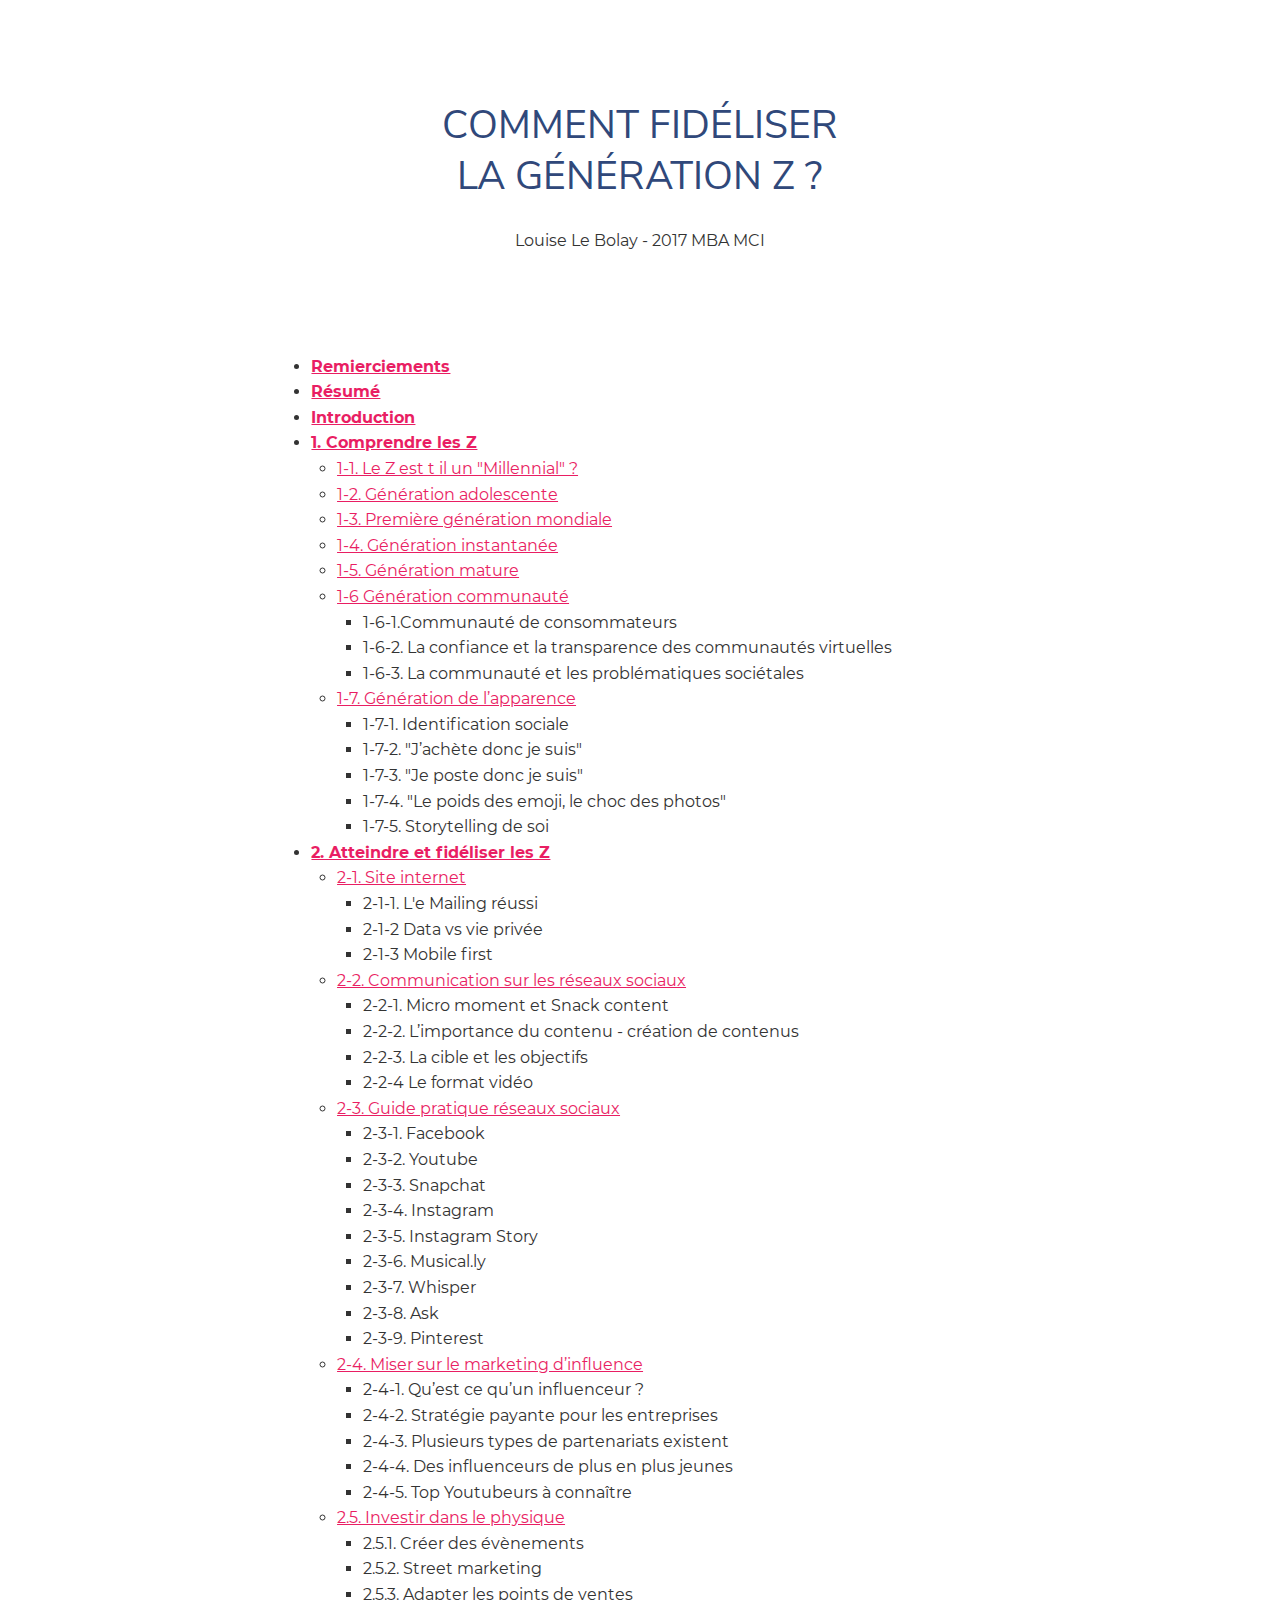
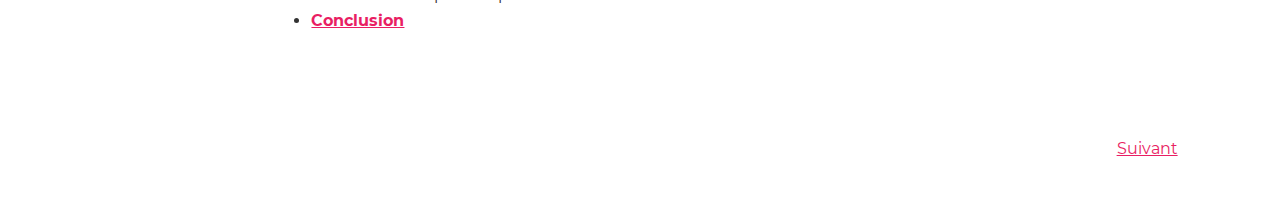
<file: index.html>
<!doctype html>
<html class="no-js" lang="en">
  <head>
    <meta charset="UTF-8">
    <meta name="viewport" content="width=device-width, initial-scale=1.0, shrink-to-fit=no">
    <title>Comment fidéliser la génération Z ? | Louise Le Bolay 2017</title>
    <link href="https://fonts.googleapis.com/css?family=Roboto:400,700" rel="stylesheet">
    <!-- build:css css/main.min.css -->
    <link rel="stylesheet" href="css/main.css" media="all">
    <!-- endbuild -->
  </head>
  <body>
    <article>
      <header class="c-header u-txt-center">
        <div class="o-container">
          <h1 class="u-txt-uppercase">Comment fidéliser<br/> la génération Z ?</h1>
          <p>Louise Le Bolay - 2017 MBA MCI</p>
        </div>
      </header>

      <div class="o-container">
        <div class="o-grid u-flex-main-center">
          <div class="o-grid__col o-grid__col--12 o-grid__col--8@lg">
            <ul>
              <li><a href="./remerciements.html"><b>Remierciements</b></a></li>
              <li><a href="./resume.html"><b>Résumé</b></a></li>
              <li><a href="./introduction.html#introduction"><b>Introduction</b></a></li>
              <li><a href="./comprendre-les-z.html#1"><b>1. Comprendre les Z</b></a></li>
              <ul class="u-mt-n">
                <li><a href="./comprendre-les-z.html#11">1-1. Le Z est t il un "Millennial" ?</a></li>
                <li><a href="./generations.html#12">1-2. Génération adolescente</a></li>
                <li><a href="./generations.html#13">1-3. Première génération mondiale</a></li>
                <li><a href="./generations.html#14">1-4. Génération instantanée</a></li>
                <li><a href="./generations.html#15">1-5. Génération mature</a></li>
                <li><a href="./generations.html#16">1-6 Génération communauté</a></li>
                <ul class="u-mt-n">
                  <li>1-6-1.Communauté de consommateurs</li>
                  <li>1-6-2. La confiance et la transparence des communautés virtuelles</li>
                  <li>1-6-3. La communauté et les problématiques sociétales</li>
                </ul>
                <li><a href="./generations.html#17">1-7. Génération de l’apparence</a></li>
                <ul class="u-mt-n">
                  <li>1-7-1. Identification sociale</li>
                  <li>1-7-2. "J’achète donc je suis"</li>
                  <li>1-7-3. "Je poste donc je suis"</li>
                  <li>1-7-4. "Le poids des emoji, le choc des photos"</li>
                  <li>1-7-5. Storytelling de soi</li>
                </ul>
              </ul>
              <li><a href="./atteindre-et-fideliser-les-z.html#2"><b>2. Atteindre et fidéliser les Z</b></a></li>
              <ul class="u-mt-n">
                <li><a href="./atteindre-et-fideliser-les-z.html#21">2-1. Site internet</a></li>
                <ul class="u-mt-n">
                  <li>2-1-1. L'e Mailing réussi</li>
                  <li>2-1-2 Data vs vie privée</li>
                  <li>2-1-3 Mobile first</li>
                </ul>
                <li><a href="./communiquer-sur-les-reseaux.html#22">2-2. Communication sur les réseaux sociaux</a></li>
                <ul class="u-mt-n">
                  <li>2-2-1. Micro moment et Snack content</li>
                  <li>2-2-2. L’importance du contenu - création de contenus</li>
                  <li>2-2-3. La cible et les objectifs</li>
                  <li>2-2-4 Le format vidéo</li>
                </ul>
                <li><a href="./guide-pratique-reseaux-sociaux.html#23">2-3. Guide pratique réseaux sociaux</a></li>
                <ul class="u-mt-n">
                  <li>2-3-1. Facebook</li>
                  <li>2-3-2. Youtube</li>
                  <li>2-3-3. Snapchat</li>
                  <li>2-3-4. Instagram</li>
                  <li>2-3-5. Instagram Story</li>
                  <li>2-3-6. Musical.ly</li>
                  <li>2-3-7. Whisper</li>
                  <li>2-3-8. Ask</li>
                  <li>2-3-9. Pinterest</li>
                </ul>
                <li><a href="./miser-sur-le-marketing-d-influence.html#24">2-4. Miser sur le marketing d’influence</a></li>
                <ul class="u-mt-n">
                  <li>2-4-1. Qu’est ce qu’un influenceur ?</li>
                  <li>2-4-2. Stratégie payante pour les entreprises</li>
                  <li>2-4-3. Plusieurs types de partenariats existent</li>
                  <li>2-4-4. Des influenceurs de plus en plus jeunes</li>
                  <li>2-4-5. Top Youtubeurs à connaître</li>
                </ul>
                <li><a href="./investir-dans-le-physique.html#25">2.5. Investir dans le physique</a></li>
                <ul class="u-mt-n">
                  <li>2.5.1. Créer des évènements</a></li>
                  <li>2.5.2. Street marketing</a></li>
                  <li>2.5.3. Adapter les points de ventes</a></li>
                </ul>
              </ul>
              <li><a href="./conclusion.html"><b>Conclusion</b></a></li>
            </ul>
          </div>
        </div>
      </div>

      <div class="o-container u-pt-lg">
        <div class="u-pt-lg u-pb-lg u-flex u-flex-main-end">
          <a href="./remerciements.html">Suivant</a>
        </div>
      </div>
    </article>
  </body>
</html>
</file>
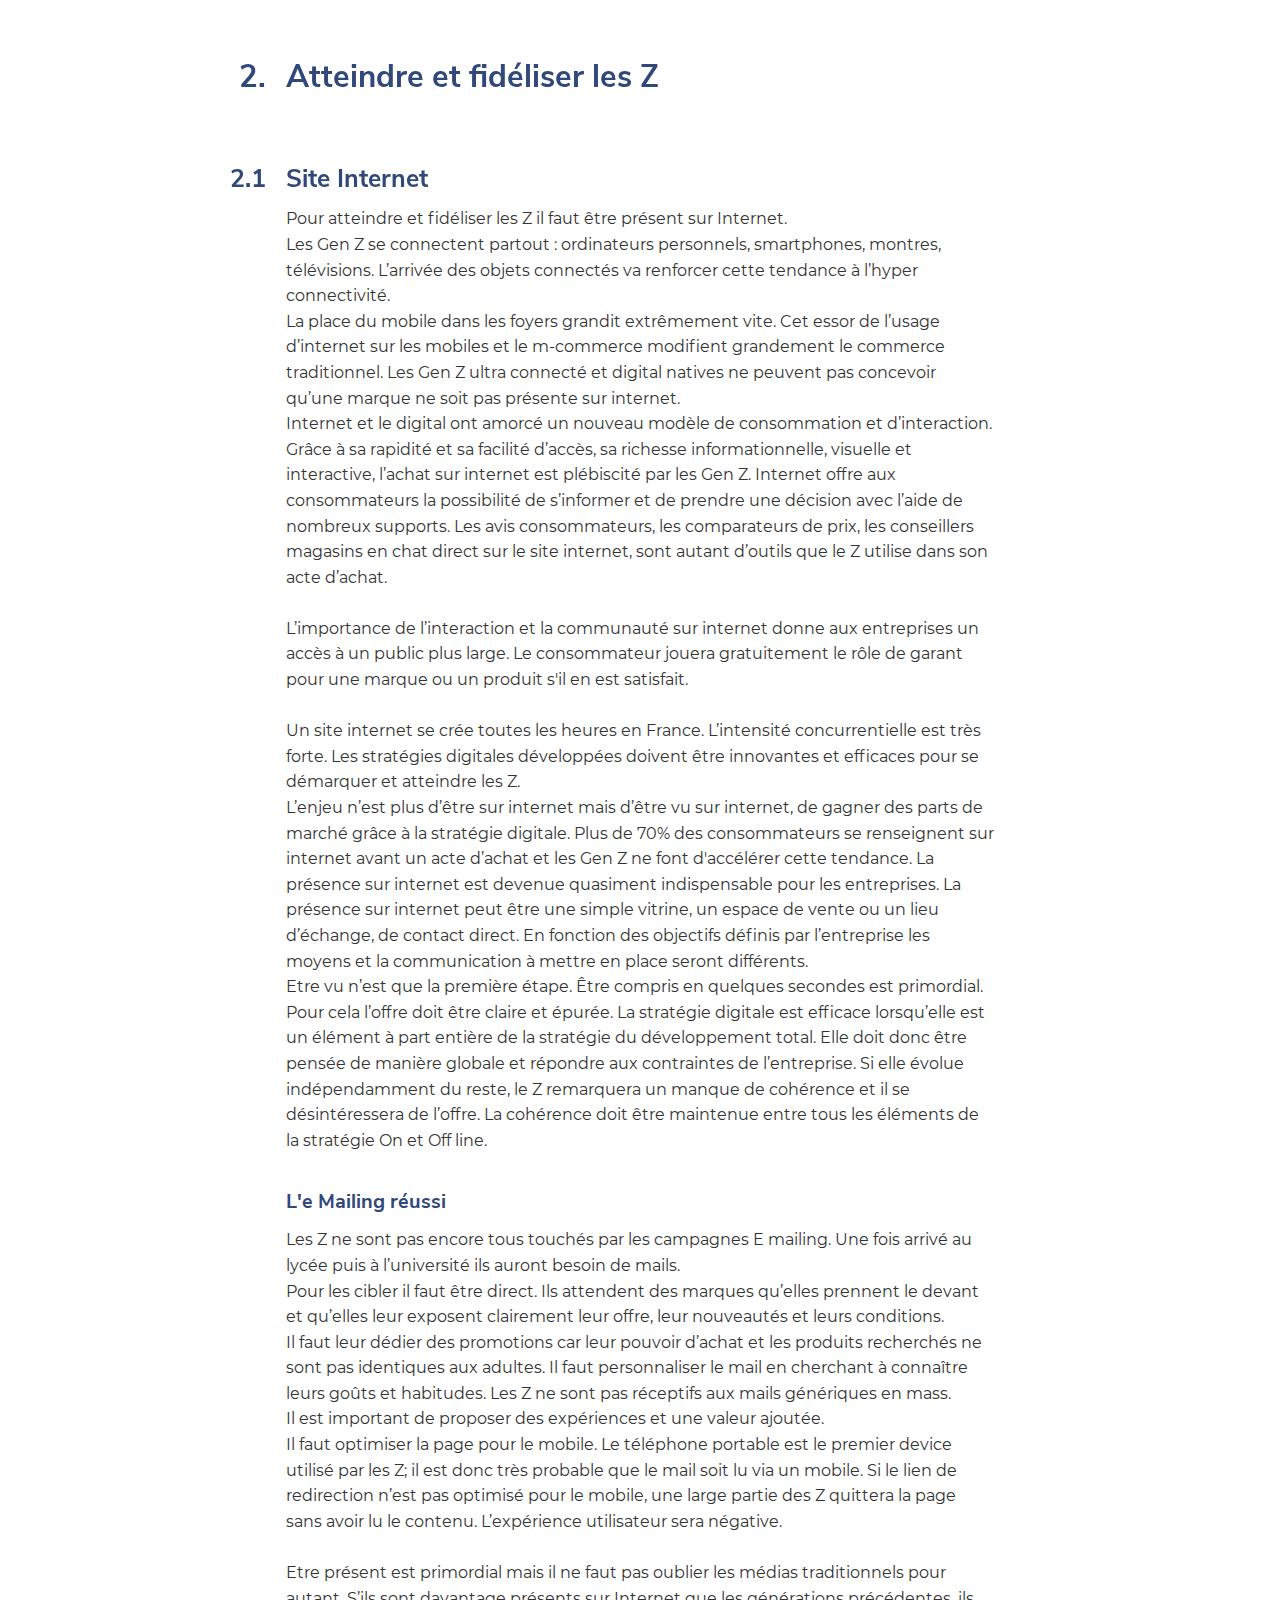
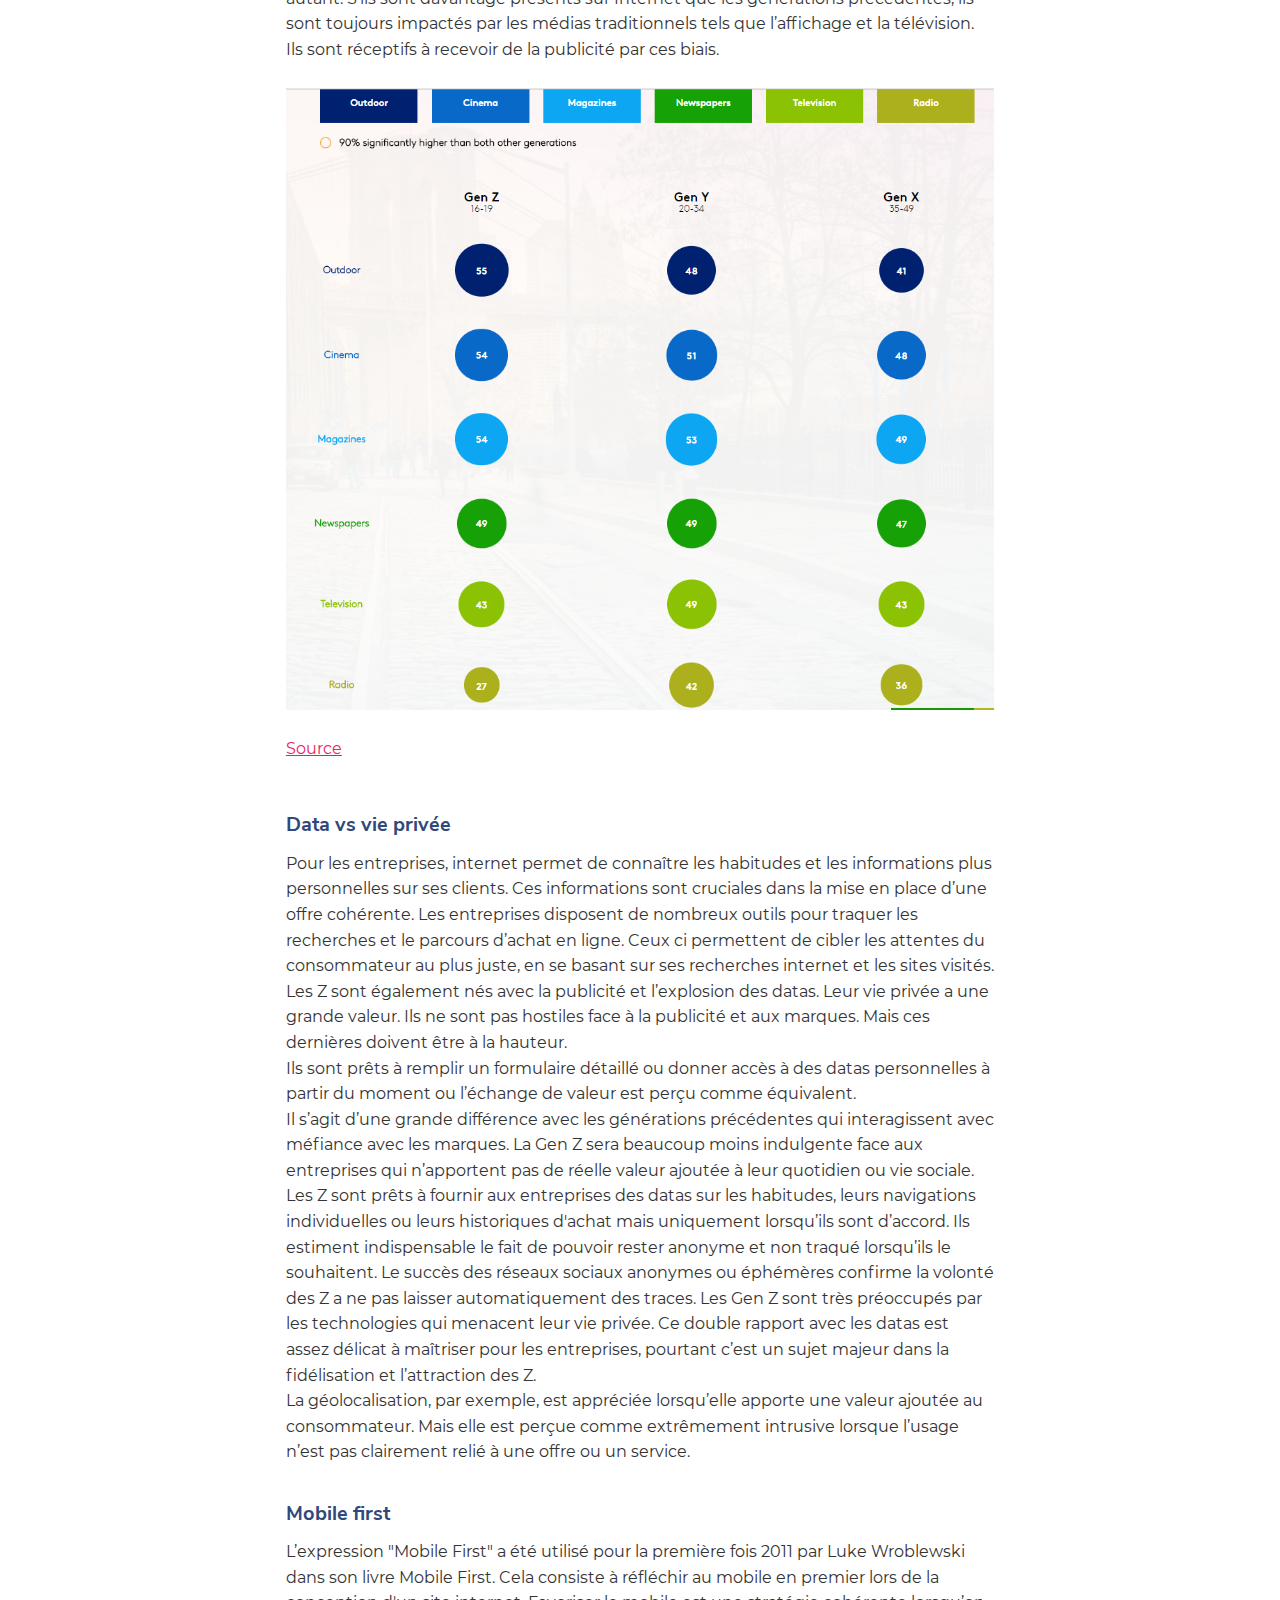
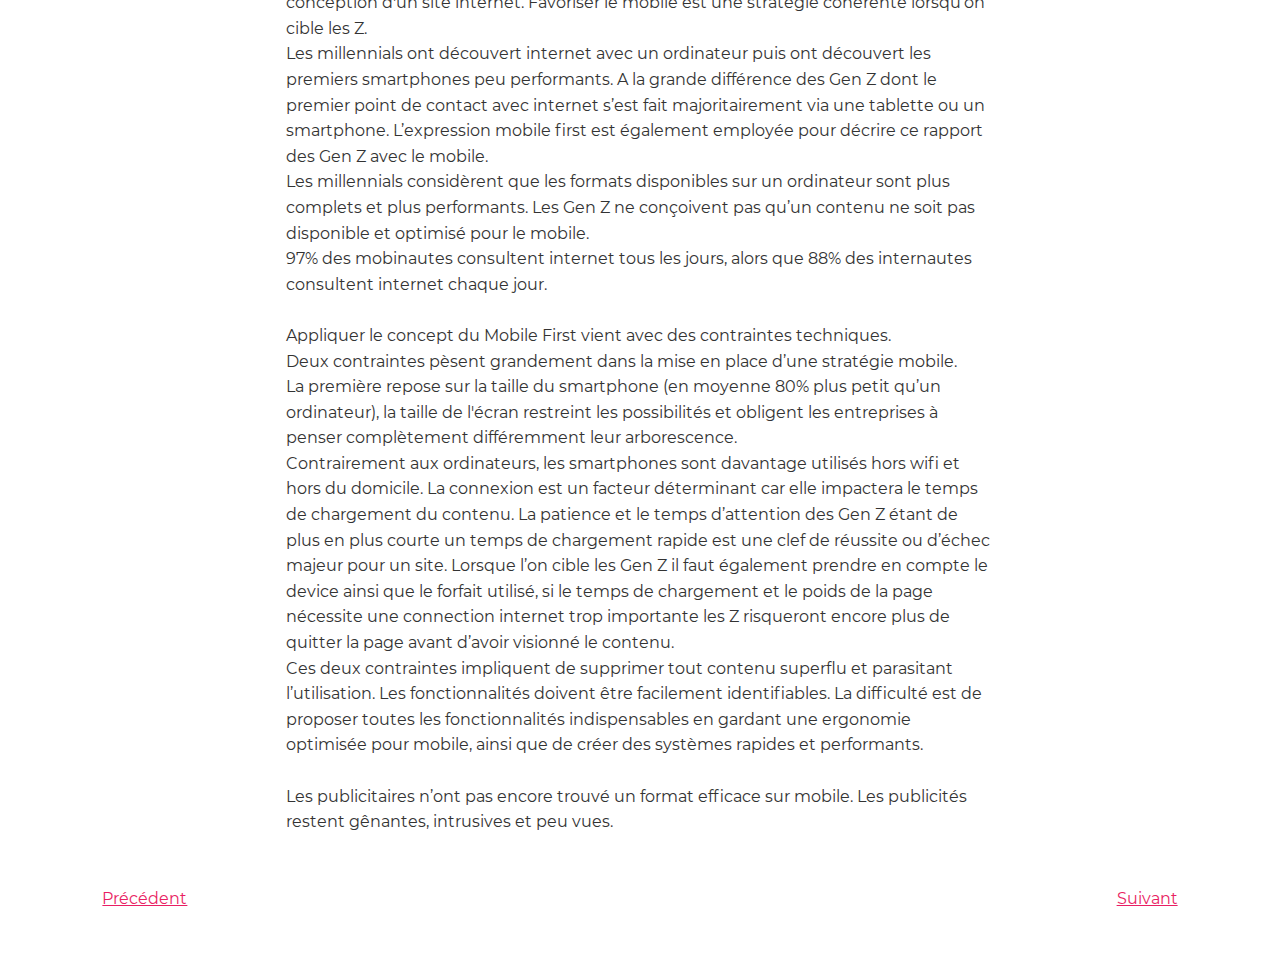
<file: atteindre-et-fideliser-les-z.html>
<!doctype html>
<html class="no-js" lang="en">
  <head>
    <meta charset="UTF-8">
    <meta name="viewport" content="width=device-width, initial-scale=1.0, shrink-to-fit=no">
    <title>Comment fidéliser la génération Z ? | Louise Le Bolay 2017</title>
    <link href="https://fonts.googleapis.com/css?family=Roboto:400,700" rel="stylesheet">
    <!-- build:css css/main.min.css -->
    <link rel="stylesheet" href="css/main.css" media="all">
    <!-- endbuild -->
  </head>
  <body>
    <article>
      <div class="o-container u-pt-lg">
        <div class="o-grid u-flex-main-center">
          <div class="o-grid__col o-grid__col--12 o-grid__col--8@lg">

            <div class="c-section">
              <h2 id="2" class="c-section__title" data-number="2.">Atteindre et fidéliser les Z</h2>

              <div class="c-section u-mt-lg">
                <h3 id="21" class="c-section__title" data-number="2.1">Site Internet</h3>
                <p>Pour atteindre et fidéliser les Z il faut être présent sur Internet.<br/>
                Les Gen Z se connectent partout : ordinateurs personnels, smartphones, montres, télévisions. L’arrivée des objets connectés va renforcer cette tendance à l’hyper connectivité.<br/>
                La place du mobile dans les foyers grandit extrêmement vite. Cet essor de l’usage d’internet sur les mobiles et le m-commerce modifient grandement le commerce traditionnel. Les Gen Z ultra connecté et digital natives ne peuvent pas concevoir qu’une marque ne soit pas présente sur internet.<br/>
                Internet et le digital ont amorcé un nouveau modèle de consommation et d’interaction. Grâce à sa rapidité et sa facilité d’accès, sa richesse informationnelle, visuelle et interactive, l’achat sur internet est plébiscité par les Gen Z.
                Internet offre aux consommateurs la possibilité de s’informer et de prendre une décision avec l’aide de nombreux supports. Les avis consommateurs, les comparateurs de prix, les conseillers magasins en chat direct sur le site internet, sont autant d’outils que le Z utilise dans son acte d’achat.</p>

                <p>L’importance de l’interaction et la communauté sur internet donne aux entreprises un accès à un public plus large. Le consommateur jouera gratuitement le rôle de garant pour une marque ou un produit s'il en est satisfait.</p>

                <p>Un site internet se crée toutes les heures en France. L’intensité concurrentielle est très forte. Les stratégies digitales développées doivent être innovantes et efficaces pour se démarquer et atteindre les Z.<br/>
                L’enjeu n’est plus d’être sur internet mais d’être vu sur internet, de gagner des parts de marché grâce à la stratégie digitale. 
                Plus de 70% des consommateurs se renseignent sur internet avant un acte d’achat et les Gen Z ne font d'accélérer cette tendance. La présence sur internet est devenue quasiment indispensable pour les entreprises. La présence sur internet peut être une simple vitrine, un espace de vente ou un lieu d’échange, de contact direct. En fonction des objectifs définis par l’entreprise les moyens et la communication à mettre en place seront différents.<br/>
                Etre vu n’est que la première étape. Être compris en quelques secondes est primordial. Pour cela l’offre doit être claire et épurée. 
                La stratégie digitale est efficace lorsqu’elle est un élément à part entière de la stratégie du développement total. Elle doit donc être pensée de manière globale et répondre aux contraintes de l’entreprise. Si elle évolue indépendamment du reste, le Z remarquera un manque de cohérence et il se désintéressera de l’offre. La cohérence doit être maintenue entre tous les éléments de la stratégie On et Off line.</p>

                <h4>L'e Mailing réussi</h4>
                <p>Les Z ne sont pas encore tous touchés par les campagnes E mailing. Une fois arrivé au lycée puis à l’université ils auront besoin de mails.<br/>
                Pour les cibler il faut être direct. Ils attendent des marques qu’elles prennent le devant et qu’elles leur exposent clairement leur offre, leur nouveautés et leurs conditions.<br/>
                Il faut leur dédier des promotions car leur pouvoir d’achat et les produits recherchés ne sont pas identiques aux adultes.
                Il faut personnaliser le mail en cherchant  à connaître leurs goûts et habitudes. Les Z ne sont pas réceptifs aux mails génériques en mass.<br/>
                Il est important de proposer des expériences et une valeur ajoutée.<br/>
                Il faut optimiser la page pour le mobile. Le téléphone portable est le premier device utilisé par les Z; il est donc très probable que le mail soit lu via un mobile. Si le lien de redirection n’est pas optimisé pour le mobile, une large partie des Z quittera la page sans avoir lu le contenu. L’expérience utilisateur sera négative.</p>

                <p>Etre présent est primordial mais il ne faut pas oublier les médias traditionnels pour autant. S’ils sont davantage présents sur Internet que les générations précédentes, ils sont toujours impactés par les médias traditionnels tels que l’affichage et la télévision. Ils sont réceptifs à recevoir de la publicité par ces biais.</p>

                <img class="u-mt-md" src="./img/6.png" alt="Preferred traditional ad formats" />
                <p class="u-mb-lg"><a href="http://www.millwardbrown.com/adreaction/genxyz/france/what-people-think-about-advertising/preferred-traditional-ad-formats">Source</a>

                <h4>Data vs vie privée</h4>
                <p>Pour les entreprises, internet permet de connaître les habitudes et les informations plus personnelles sur ses clients. Ces informations sont cruciales dans la mise en place d’une offre cohérente. Les entreprises disposent de  nombreux outils pour traquer les recherches et le parcours d’achat en ligne. Ceux ci permettent de cibler les attentes du consommateur au plus juste, en se basant sur ses recherches internet et les sites visités.<br/>
                Les Z sont également nés avec la publicité et l’explosion des datas. Leur vie privée a une grande valeur. Ils ne sont pas hostiles face à la publicité et aux marques. Mais ces dernières doivent être à la hauteur.<br/> 
                Ils sont prêts à remplir un formulaire détaillé ou donner accès à des datas personnelles à partir du moment ou l’échange de valeur est perçu comme équivalent.<br/>
                Il s’agit d’une grande différence avec les générations précédentes qui interagissent avec méfiance avec les marques. 
                La Gen Z sera beaucoup moins indulgente face aux entreprises qui n’apportent pas de réelle valeur ajoutée à leur quotidien ou vie sociale.<br/>
                Les Z sont prêts à fournir aux entreprises des datas sur les habitudes, leurs navigations individuelles ou leurs historiques d'achat mais uniquement lorsqu’ils sont d’accord. Ils estiment indispensable le fait de pouvoir rester anonyme et non traqué  lorsqu’ils le souhaitent. Le succès des réseaux sociaux anonymes ou éphémères confirme la volonté des Z a ne pas laisser automatiquement des traces. Les Gen Z sont très préoccupés par les technologies qui menacent leur vie privée. 
                Ce double rapport avec les datas est assez délicat à maîtriser pour les entreprises, pourtant c’est un sujet majeur dans la fidélisation et l’attraction des Z.<br/>
                La géolocalisation, par exemple, est appréciée lorsqu’elle apporte une valeur ajoutée au consommateur. Mais elle est perçue comme extrêmement intrusive lorsque l’usage n’est pas clairement relié à une offre ou un service.</p> 

                <h4>Mobile first</h4>
                <p>L’expression "Mobile First" a été utilisé pour la première fois 2011 par Luke Wroblewski dans son livre Mobile First. Cela consiste à réfléchir au mobile en premier lors de la conception d'un site internet. Favoriser le mobile est une stratégie cohérente lorsqu’on cible les Z.<br/>
                Les millennials ont découvert internet avec un ordinateur puis ont découvert les premiers smartphones peu performants. A la grande différence des Gen Z dont le premier point de contact avec internet s’est fait majoritairement via une tablette ou un smartphone. L’expression mobile first est également employée pour décrire ce rapport des Gen Z avec le mobile.<br/>
                Les millennials considèrent que les formats disponibles sur un ordinateur sont plus complets et plus performants. Les Gen Z ne conçoivent pas qu’un contenu ne soit pas disponible et optimisé pour le mobile.<br/>
                97% des mobinautes consultent internet tous les jours, alors que 88% des internautes consultent internet chaque jour.</p>

                <p>Appliquer le concept du Mobile First vient avec des contraintes techniques.<br/>
                Deux contraintes pèsent grandement dans la mise en place d’une stratégie mobile.<br/>
                La première repose sur la taille du smartphone (en moyenne 80% plus petit qu’un ordinateur), la taille de l'écran restreint les possibilités et obligent les entreprises à penser complètement différemment leur arborescence.<br/>
                Contrairement aux ordinateurs, les smartphones sont davantage utilisés hors wifi et hors du domicile. La connexion est un facteur déterminant car elle impactera le temps de chargement du contenu. La patience et le temps d’attention des Gen Z étant de plus en plus courte un temps de chargement rapide  est une clef de réussite ou d’échec majeur pour un site. Lorsque l’on cible les Gen Z il faut également prendre en compte le device ainsi que le forfait utilisé, si le temps de chargement et le poids de la page nécessite une connection internet trop importante les Z risqueront encore plus de quitter la page avant d’avoir visionné le contenu.<br/>
                Ces deux contraintes impliquent de supprimer tout contenu superflu et parasitant l’utilisation. Les fonctionnalités doivent être facilement identifiables. La difficulté est de proposer toutes les fonctionnalités indispensables en gardant une ergonomie optimisée pour mobile, ainsi que de créer des systèmes rapides et performants.</p>

                <p>Les publicitaires n’ont pas encore trouvé un format efficace sur mobile. Les publicités restent gênantes, intrusives et peu vues.</p>
              </div> 
            </div>
          </div>
        </div>

        <div class="u-mt-lg u-mb-lg u-flex u-flex-main-between">
          <a href="./generations.html">Précédent</a>
          <a href="./communiquer-sur-les-reseaux.html">Suivant</a>
        </div>
      </div>
    </article>
  </body>
</html>
</file>
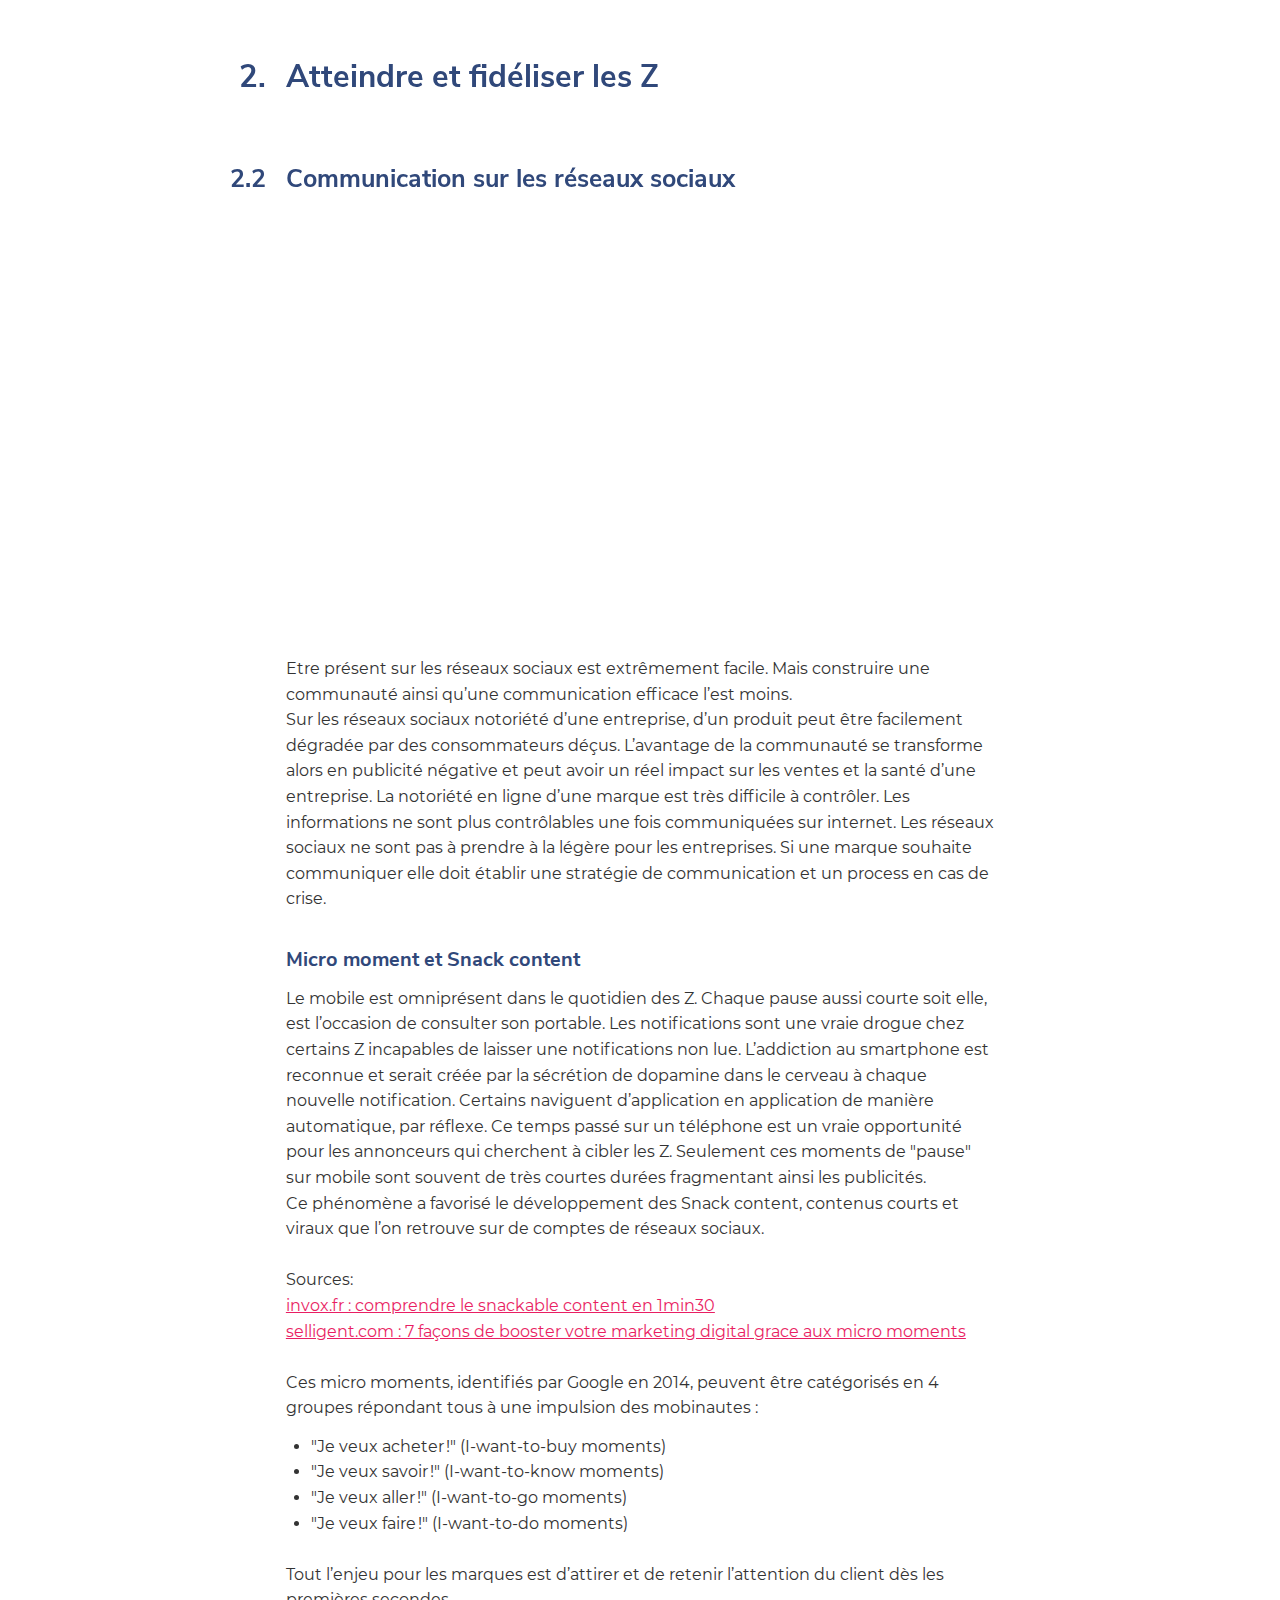
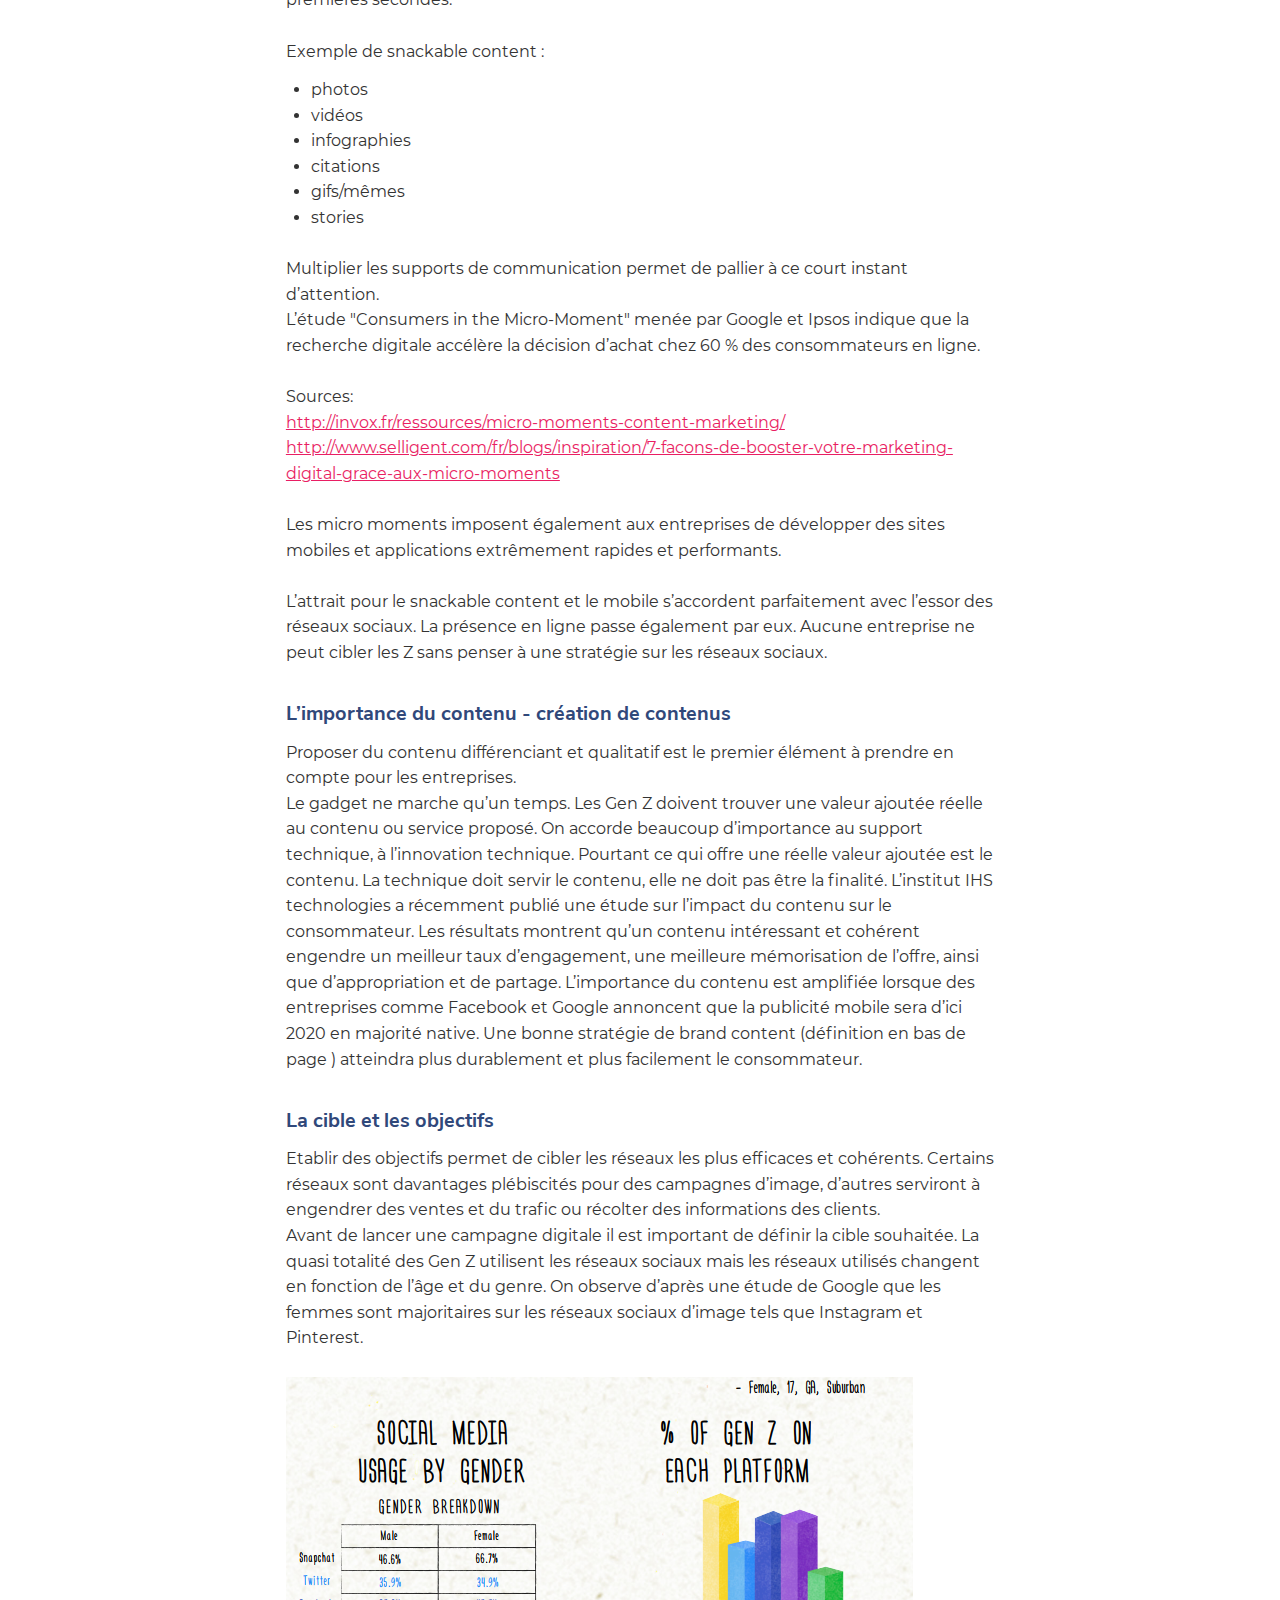
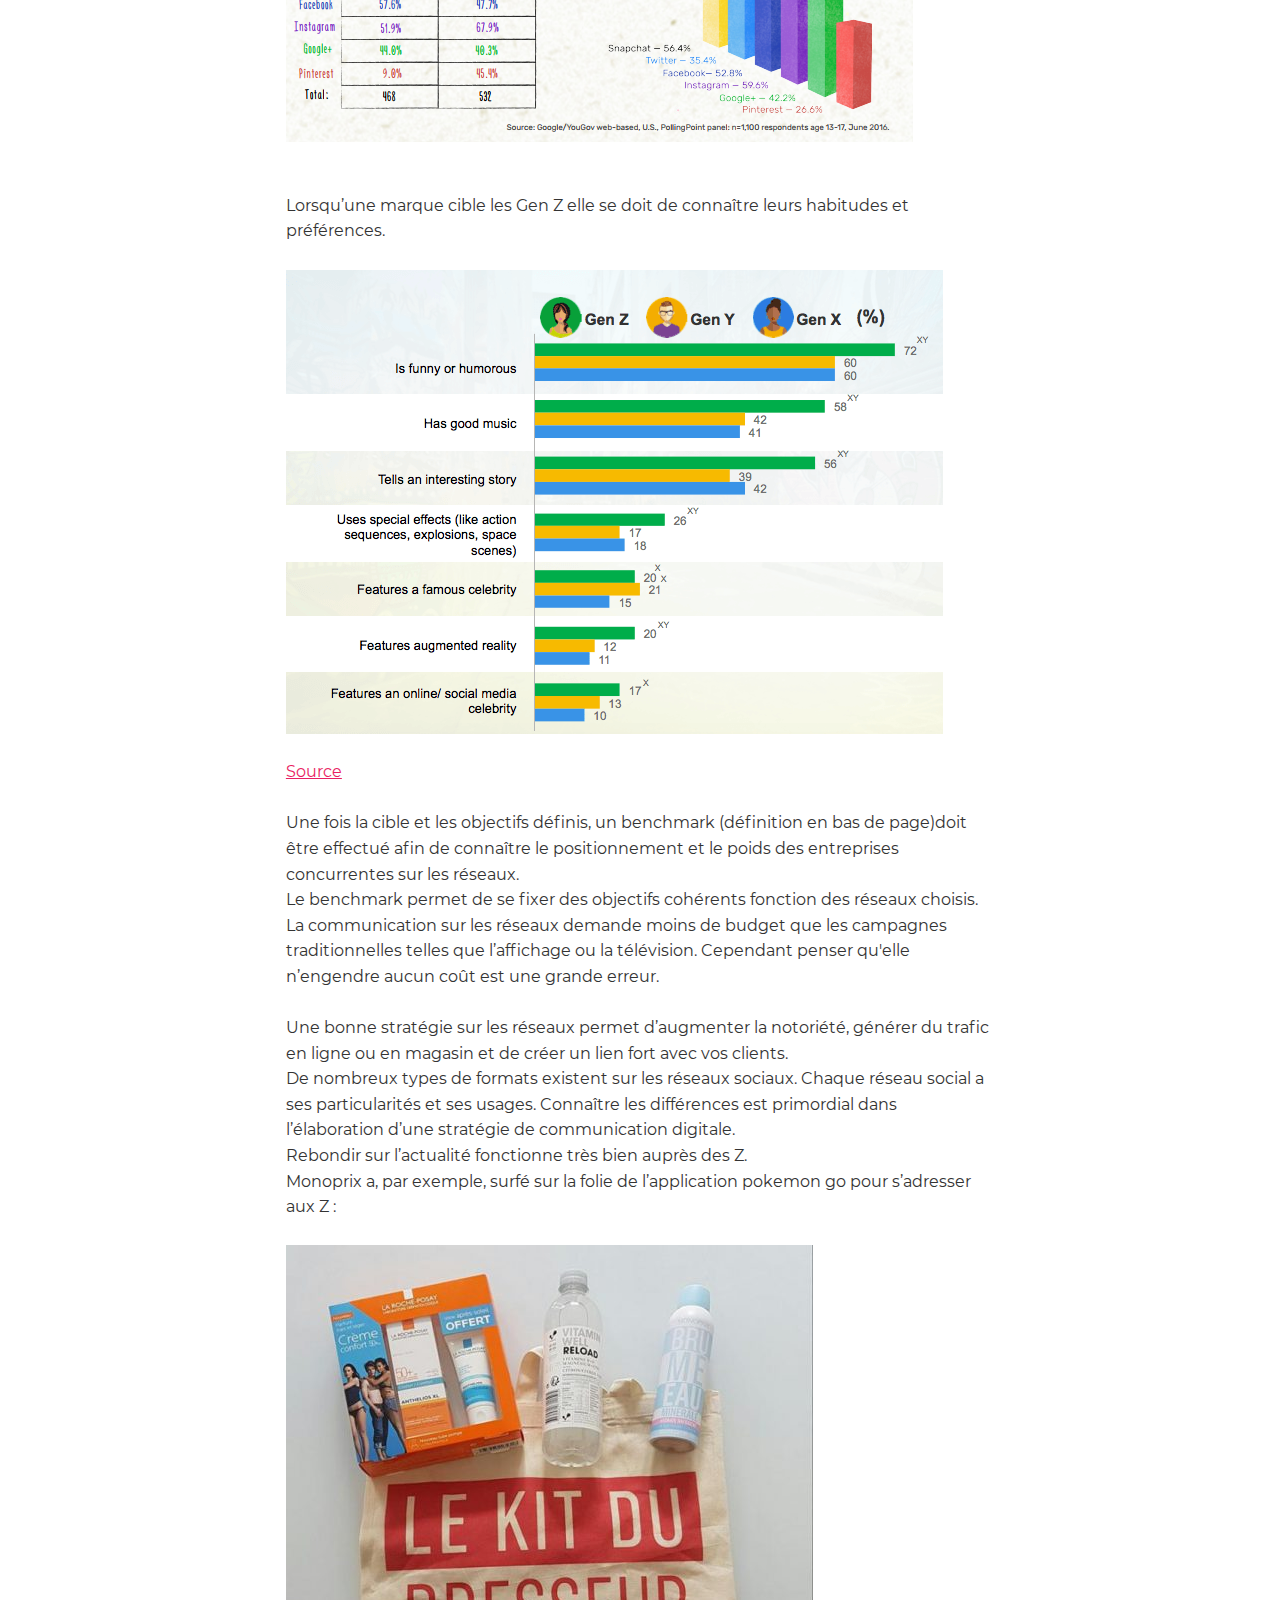
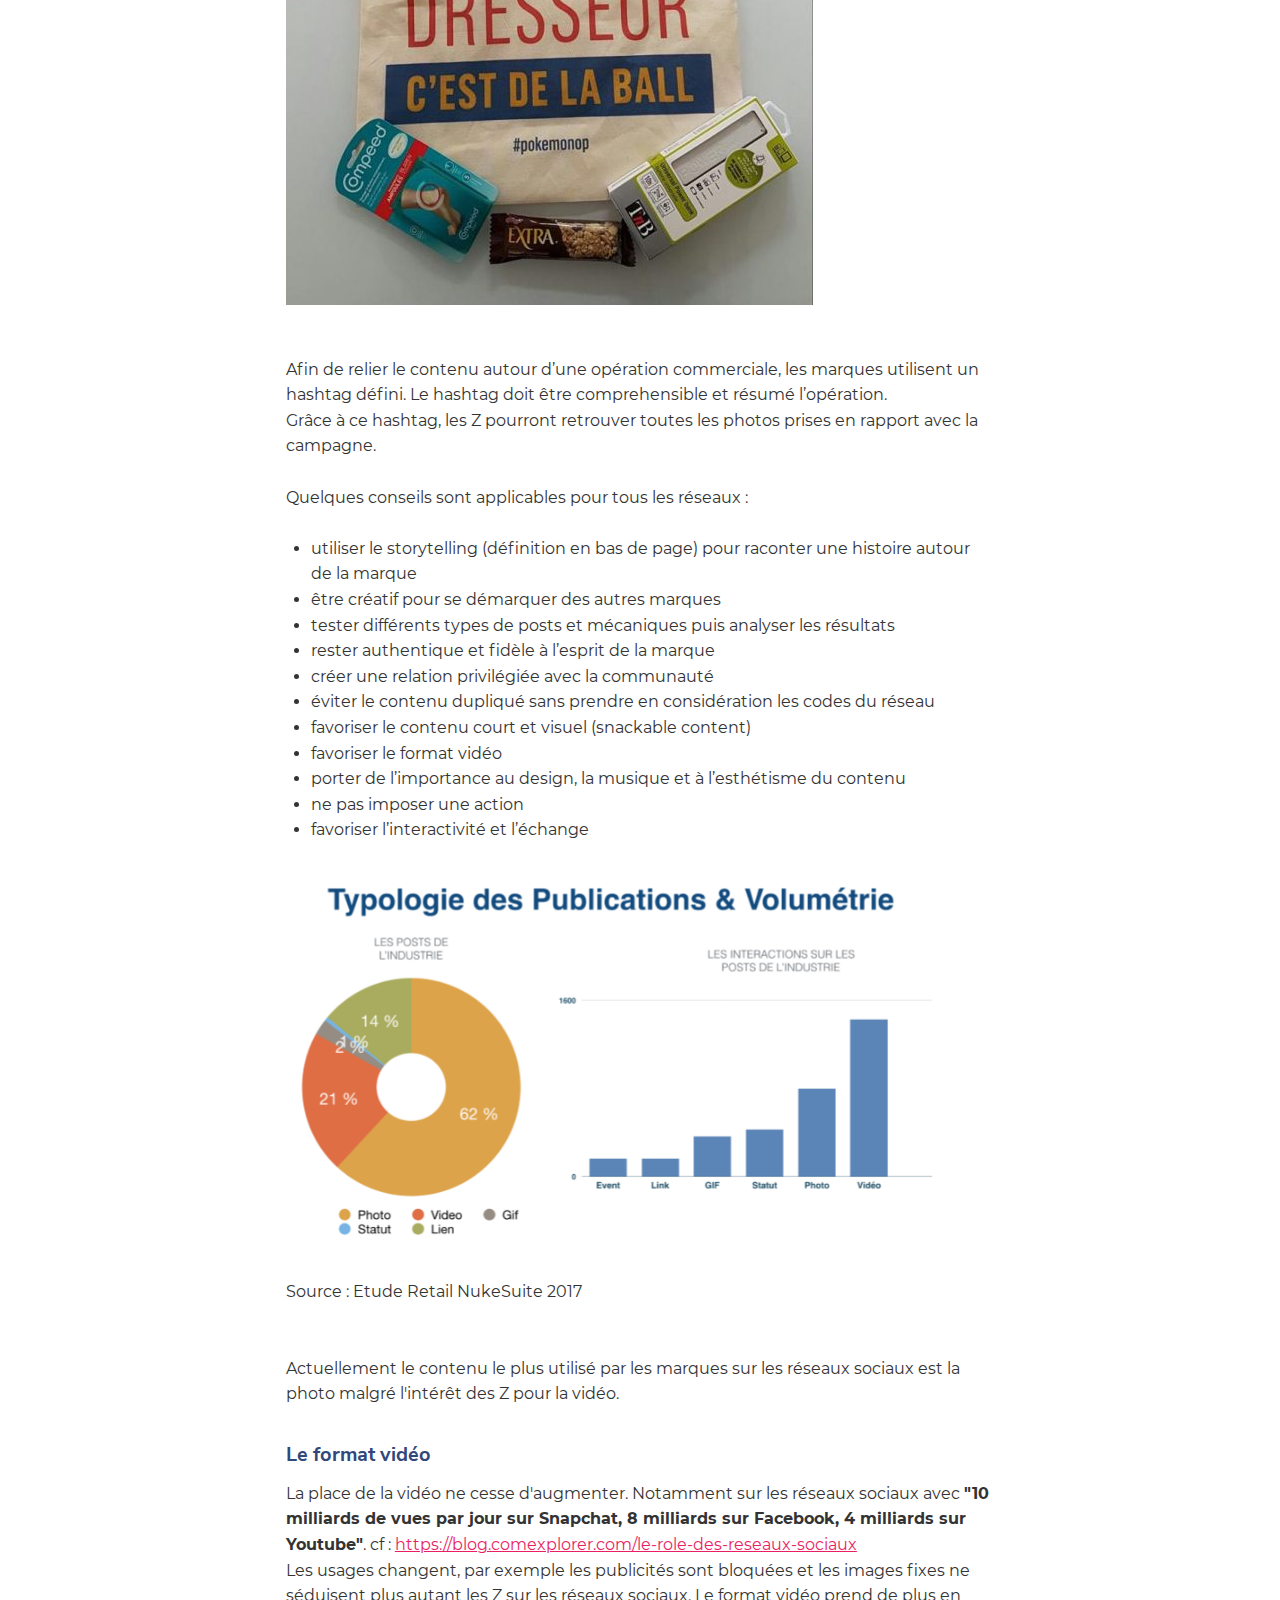
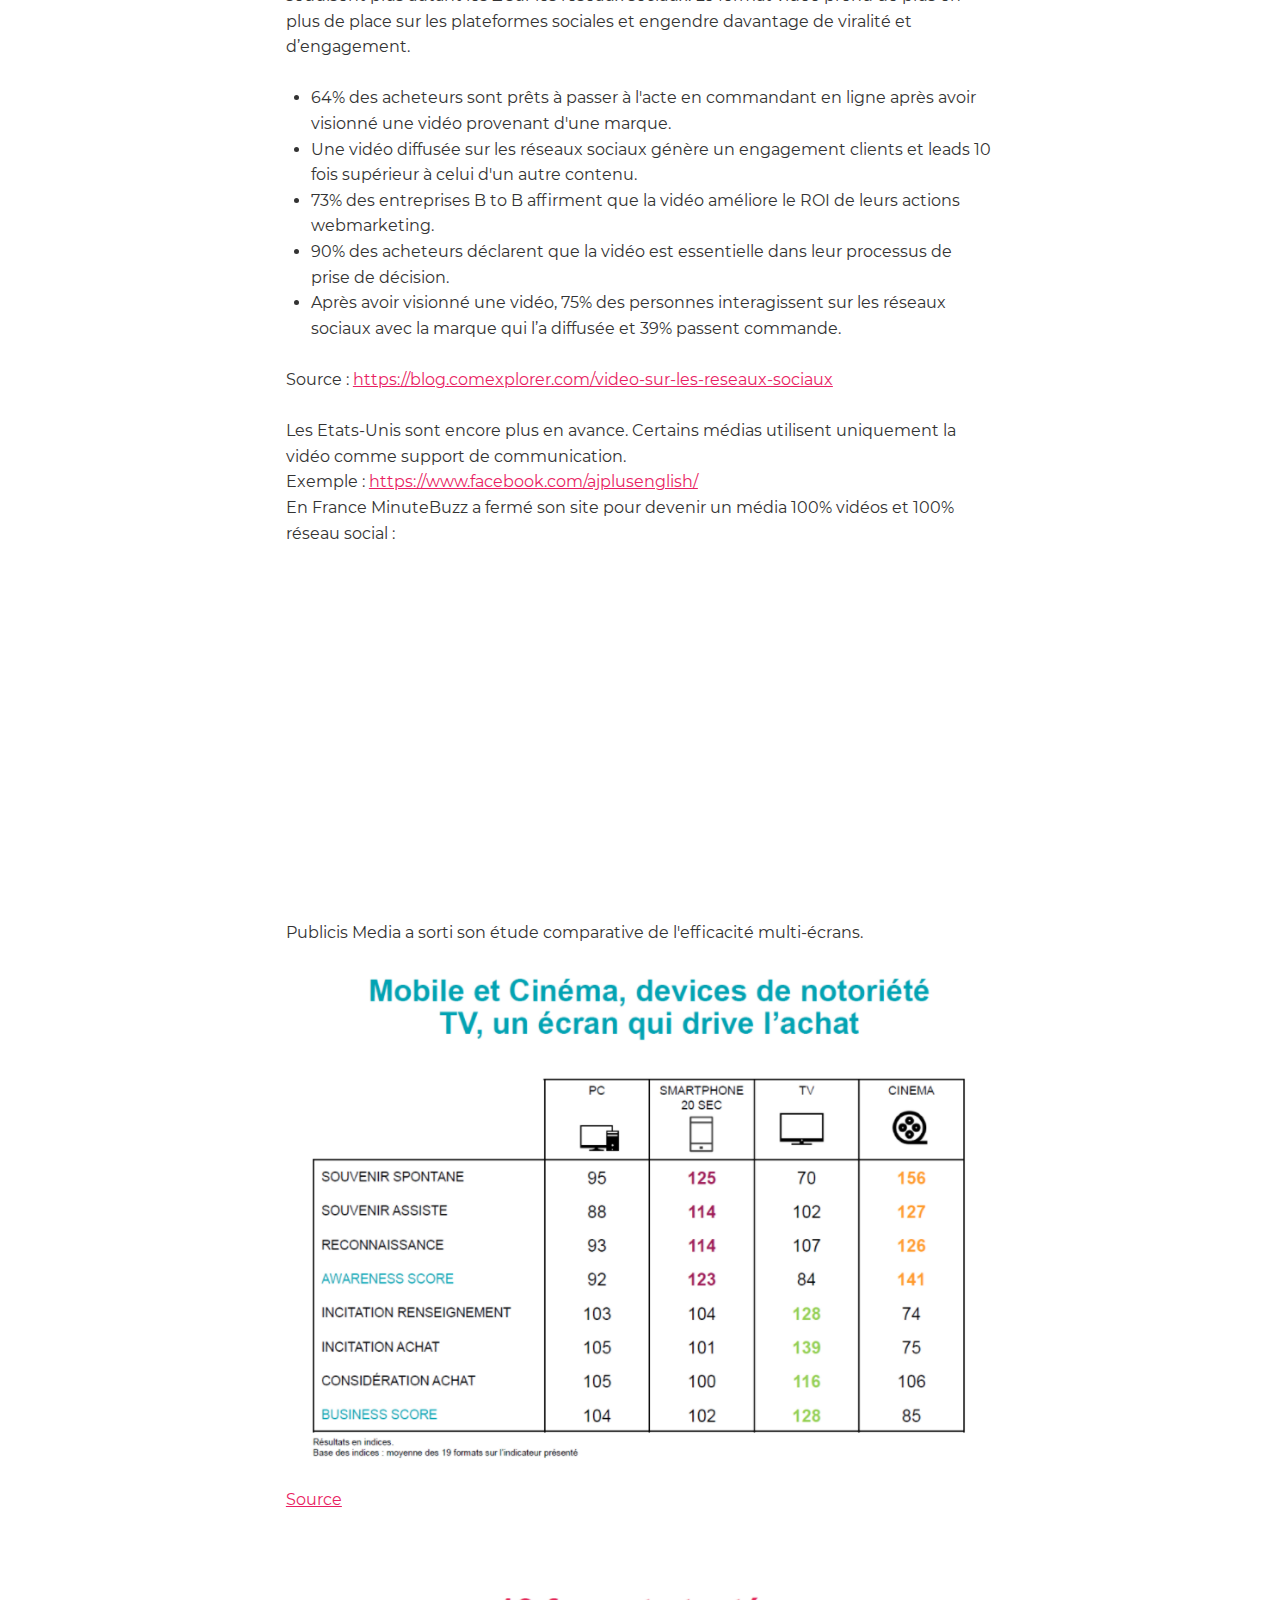
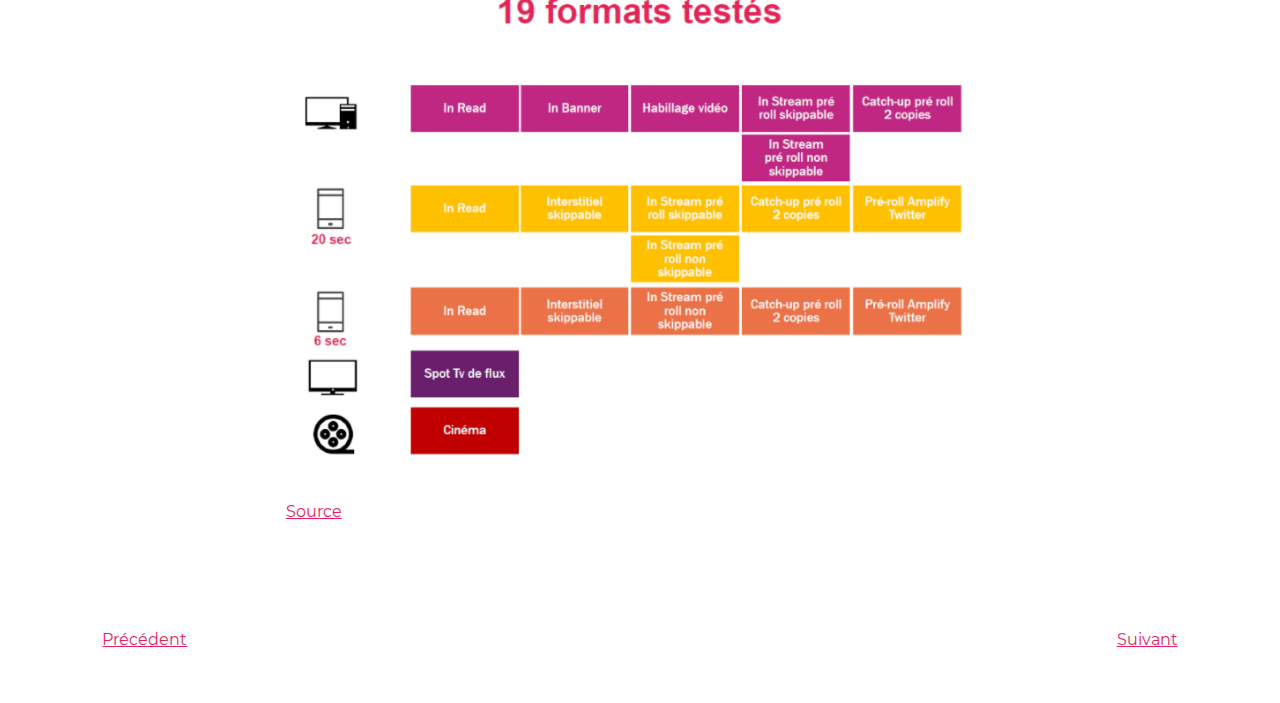
<file: communiquer-sur-les-reseaux.html>
<!doctype html>
<html class="no-js" lang="en">
  <head>
    <meta charset="UTF-8">
    <meta name="viewport" content="width=device-width, initial-scale=1.0, shrink-to-fit=no">
    <title>Comment fidéliser la génération Z ? | Louise Le Bolay 2017</title>
    <link href="https://fonts.googleapis.com/css?family=Roboto:400,700" rel="stylesheet">
    <!-- build:css css/main.min.css -->
    <link rel="stylesheet" href="css/main.css" media="all">
    <!-- endbuild -->
  </head>
  <body>
    <article>
      <div class="o-container u-pt-lg">
        <div class="o-grid u-flex-main-center">
          <div class="o-grid__col o-grid__col--12 o-grid__col--8@lg">

            <div class="c-section">
              <h2 id="2" class="c-section__title" data-number="2.">Atteindre et fidéliser les Z</h2>       
              <div class="c-section u-mt-lg">
                <h3 id="22" class="c-section__title" data-number="2.2">Communication sur les réseaux sociaux</h3>
                <div class="c-media u-mt-md">
                  <iframe src="https://www.youtube.com/embed/fpe0e6sJpbQ" frameborder="0" allowfullscreen></iframe>
                </div>
                <p>Etre présent sur les réseaux sociaux est extrêmement facile. Mais construire une communauté ainsi qu’une communication efficace l’est moins.<br/>
                Sur les réseaux sociaux notoriété d’une entreprise, d’un produit peut être facilement dégradée par des consommateurs déçus. L’avantage de la communauté se transforme alors en publicité négative et peut avoir un réel impact sur les ventes et la santé d’une entreprise. La notoriété en ligne d’une marque est très difficile à contrôler. Les informations ne sont plus contrôlables une fois communiquées sur internet. Les réseaux sociaux ne sont pas à prendre à la légère pour les entreprises. Si une marque souhaite communiquer elle doit établir une stratégie de communication et un process en cas de crise.</p>
                
                <h4>Micro moment et Snack content</h4>
                <p>Le mobile est omniprésent dans le quotidien des Z. Chaque pause aussi courte soit elle, est l’occasion de consulter son portable. Les notifications sont une vraie drogue chez certains Z incapables de laisser une notifications non lue. L’addiction au smartphone est reconnue et serait créée par la sécrétion de dopamine dans le cerveau à chaque nouvelle notification. Certains naviguent d’application en application de manière automatique, par réflexe. Ce temps passé sur un téléphone est un vraie opportunité pour les annonceurs qui cherchent à cibler les Z. Seulement ces moments de "pause" sur mobile sont souvent de très courtes durées fragmentant ainsi les publicités.<br/>
                Ce phénomène a favorisé le développement des Snack content, conte­nus courts et viraux que l’on retrouve sur de comptes de réseaux sociaux.</p>

                <p>Sources:<br/>
                  <a href="http://invox.fr/ressources/comprendre-snackable-content-1min30/">invox.fr : comprendre le snackable content en 1min30</a><br/>
                  <a href="http://www.selligent.com/fr/blogs/inspiration/7-facons-de-booster-votre-marketing-digital-grace-aux-micro-moments">selligent.com : 7 façons de booster votre marketing digital grace aux micro moments</a>
                </p>

                <p>Ces micro moments, identifiés par Google en 2014, peuvent être catégorisés en 4 groupes répondant tous à une impulsion des mobinautes :</p>
                <ul class="u-mt-sm">
                  <li>"Je veux ache­ter !" (I-want-to-buy moments)</li>
                  <li>"Je veux savoir !" (I-want-to-know moments)</li>
                  <li>"Je veux aller !" (I-want-to-go moments)</li>
                  <li>"Je veux faire !" (I-want-to-do moments)</li>
                </ul>

                <p>Tout l’enjeu pour les marques est d’attirer et de retenir l’attention du client dès les premières secondes.</p>

                <p>Exemple de snackable content :</p>
                <ul class="u-mt-sm">
                  <li>photos</li>
                  <li>vidéos</li> 
                  <li>infographies</li>
                  <li>citations</li>
                  <li>gifs/mêmes</li> 
                  <li>stories</li>
                </ul>

                <p>Multiplier les supports de communication permet de pallier à ce court instant d’attention.<br/>
                L’étude "Consumers in the Micro-Moment" menée par Google et Ipsos indique que la recherche digitale accélère la décision d’achat chez 60 % des consommateurs en ligne.</p>

                <p>Sources:<br/>
                  <a href="http://invox.fr/ressources/micro-moments-content-marketing/">http://invox.fr/ressources/micro-moments-content-marketing/</a><br/>
                  <a href="http://www.selligent.com/fr/blogs/inspiration/7-facons-de-booster-votre-marketing-digital-grace-aux-micro-moments">http://www.selligent.com/fr/blogs/inspiration/7-facons-de-booster-votre-marketing-digital-grace-aux-micro-moments</a>
                </p>

                <p>Les micro moments imposent également aux entreprises de développer des sites mobiles et applications extrêmement rapides et performants.</p>

                <p>L’attrait pour le snackable content et le mobile s’accordent parfaitement avec l’essor des réseaux sociaux. La présence en ligne passe également par eux. Aucune entreprise ne peut cibler les Z sans penser à une stratégie sur les réseaux sociaux.</p>

                <h4>L’importance du contenu - création de contenus</h4>
                <p>Proposer du contenu différenciant et qualitatif est le premier élément à prendre en compte pour les entreprises.<br/>
                Le gadget ne marche qu’un temps. Les Gen Z doivent trouver une valeur ajoutée réelle au contenu ou service proposé. On accorde beaucoup d’importance au support technique, à l’innovation technique. Pourtant ce qui offre une réelle valeur ajoutée est le contenu. La technique doit servir le contenu, elle ne doit pas être la finalité. L’institut IHS technologies a récemment publié une étude sur l’impact du contenu sur le consommateur. Les résultats montrent qu’un contenu intéressant et cohérent engendre un meilleur taux d’engagement, une meilleure mémorisation de l’offre, ainsi que d’appropriation et de partage. L’importance du contenu est amplifiée lorsque des entreprises comme Facebook et Google annoncent que la publicité mobile sera d’ici 2020 en majorité native. Une bonne stratégie de brand content (définition en bas de page ) atteindra plus durablement et plus facilement le consommateur.</p>

                <h4>La cible et les objectifs</h4>
                <p>Etablir des objectifs permet de cibler les réseaux les plus efficaces et cohérents. Certains réseaux sont davantages plébiscités pour des campagnes d’image, d’autres serviront à engendrer des ventes et du trafic ou récolter des informations des clients.<br/>
                Avant de lancer une campagne digitale il est important de définir la cible souhaitée. La quasi totalité des Gen Z utilisent les réseaux sociaux mais les réseaux utilisés changent en fonction de l’âge et du genre. On observe d’après une étude de Google que les femmes sont majoritaires sur les réseaux sociaux d’image tels que Instagram et Pinterest.</p>

                <img class="u-mt-md u-mb-md" src="./img/7.png" alt="Social media usage by gender" />

                <p>Lorsqu’une marque cible les Gen Z elle se doit de connaître leurs habitudes et préférences.</p>

                <img class="u-mt-md" src="./img/8.png" alt="Preferred traditional ad formats" />
                <p class="u-mb-md"><a href="http://www.millwardbrown.com/adreaction/genxyz/france/home">Source</a></p>

                <p>Une fois la cible et les objectifs définis, un benchmark (définition en bas de page)doit être effectué afin de connaître le positionnement et le poids des entreprises concurrentes sur les réseaux.<br/>
                Le benchmark permet de se fixer des objectifs cohérents fonction des réseaux choisis.<br/>
                La communication sur les réseaux demande moins de budget que les campagnes traditionnelles telles que l’affichage ou la télévision. Cependant penser qu'elle n’engendre aucun coût est une grande erreur.</p>

                <p>Une bonne stratégie sur les réseaux permet d’augmenter la notoriété, générer du trafic en ligne ou en magasin et de créer un lien fort avec vos clients.<br/>
                De nombreux types de formats existent sur les réseaux sociaux. Chaque réseau social a ses particularités et ses usages. Connaître les différences est primordial dans l’élaboration d’une stratégie de communication digitale.<br/>
                Rebondir sur l’actualité fonctionne très bien auprès des Z.<br/>
                Monoprix a, par exemple, surfé sur la folie de l’application pokemon go pour s’adresser aux Z :</p>

                <img class="u-mt-md u-mb-md" src="./img/9.jpg" alt="#pokemonop" />

                <p>Afin de relier le contenu autour d’une opération commerciale, les marques utilisent un hashtag défini. Le hashtag doit être comprehensible et résumé l’opération.<br/>
                Grâce à ce hashtag, les Z pourront retrouver toutes les photos prises en rapport avec la campagne.</p>

                <p>Quelques conseils sont applicables pour tous les réseaux :</p>
                <ul>
                  <li>utiliser le storytelling (définition en bas de page) pour raconter une histoire autour de la marque</li>
                  <li>être créatif pour se démarquer des autres marques</li>
                  <li>tester différents types de posts et mécaniques puis analyser les résultats</li>
                  <li>rester authentique et fidèle à l’esprit de la marque</li>
                  <li>créer une relation privilégiée avec la communauté</li>
                  <li>éviter le contenu dupliqué sans prendre en considération les codes du réseau</li>
                  <li>favoriser le contenu court et visuel (snackable content)</li>
                  <li>favoriser le format vidéo</li>
                  <li>porter de l’importance au design, la musique et à l’esthétisme du contenu</li>
                  <li>ne pas imposer une action</li>
                  <li>favoriser l’interactivité et l’échange</li>
                </ul>

                <img class="u-mt-md" src="./img/10.png" alt="Typologie des Publications & Volumétrie" />
                <p class="u-mb-lg">Source : Etude Retail NukeSuite 2017</p>

                <p>Actuellement le contenu le plus utilisé par les marques sur les réseaux sociaux est la photo malgré l'intérêt des Z pour la vidéo.</p>

                <h4>Le format vidéo</h4>
                <p>La place de la vidéo ne cesse d'augmenter. Notamment sur les réseaux sociaux avec <strong>"10 milliards de vues par jour sur Snapchat, 8 milliards sur Facebook, 4 milliards sur Youtube"</strong>. cf : <a target="_blank" href="https://blog.comexplorer.com/le-role-des-reseaux-sociaux">https://blog.comexplorer.com/le-role-des-reseaux-sociaux</a><br/>
                Les usages changent, par exemple les publicités sont bloquées et les images fixes ne séduisent plus autant les Z sur les réseaux sociaux. Le format vidéo prend de plus en plus de place sur les plateformes sociales et engendre davantage de viralité et d’engagement.</p>
                <ul>
                  <li>64% des acheteurs sont prêts à passer à l'acte en commandant en ligne après avoir visionné une vidéo provenant d'une marque.</li>
                  <li>Une vidéo diffusée sur les réseaux sociaux génère un engagement clients et leads 10 fois supérieur à celui d'un autre contenu.</li>
                  <li>73% des entreprises B to B affirment que la vidéo améliore le ROI de leurs actions webmarketing.</li>
                  <li>90% des acheteurs déclarent que la vidéo est essentielle dans leur processus de prise de décision.</li>
                  <li>Après avoir visionné une vidéo, 75% des personnes interagissent sur les réseaux sociaux avec la marque qui l’a diffusée et 39% passent commande.</li>
                </ul>
                
                <p>Source : <a target="_blank" href="https://blog.comexplorer.com/video-sur-les-reseaux-sociaux">https://blog.comexplorer.com/video-sur-les-reseaux-sociaux</a></p>

                <p>Les Etats-Unis sont encore plus en avance. Certains médias utilisent uniquement la vidéo comme support de communication.<br/>
                Exemple : <a target="_blank" href="https://www.facebook.com/ajplusenglish/">https://www.facebook.com/ajplusenglish/</a></p>

                En France MinuteBuzz a fermé son site pour devenir un média 100% vidéos et 100% réseau social :</p>
                <iframe width="560" height="315" src="https://www.youtube.com/embed/qst4vqptIIM" frameborder="0" allowfullscreen></iframe>

                <p>Publicis Media a sorti son étude comparative de l'efficacité multi-écrans.</p>
                <img class="u-mt-md" src="./img/11.png" />
                <p class="u-mb-lg"><a href="http://www.offremedia.com/publicis-media-compare-lefficacite-et-la-complementarite-de-19-formats-videos-dans-sa-derniere-etude">Source</a></p>

                <img class="u-mt-md" src="./img/12.png" />
                <p class="u-mb-lg"><a href="http://www.offremedia.com/publicis-media-compare-lefficacite-et-la-complementarite-de-19-formats-videos-dans-sa-derniere-etude">Source</a></p>
              </div>
            </div>
          </div>
        </div>

        <div class="u-mt-lg u-mb-lg u-flex u-flex-main-between">
          <a href="./atteindre-et-fideliser-les-z.html">Précédent</a>
          <a href="./guide-pratique-reseaux-sociaux.html">Suivant</a>
        </div>
      </div>
    </article>
  </body>
</html>
</file>
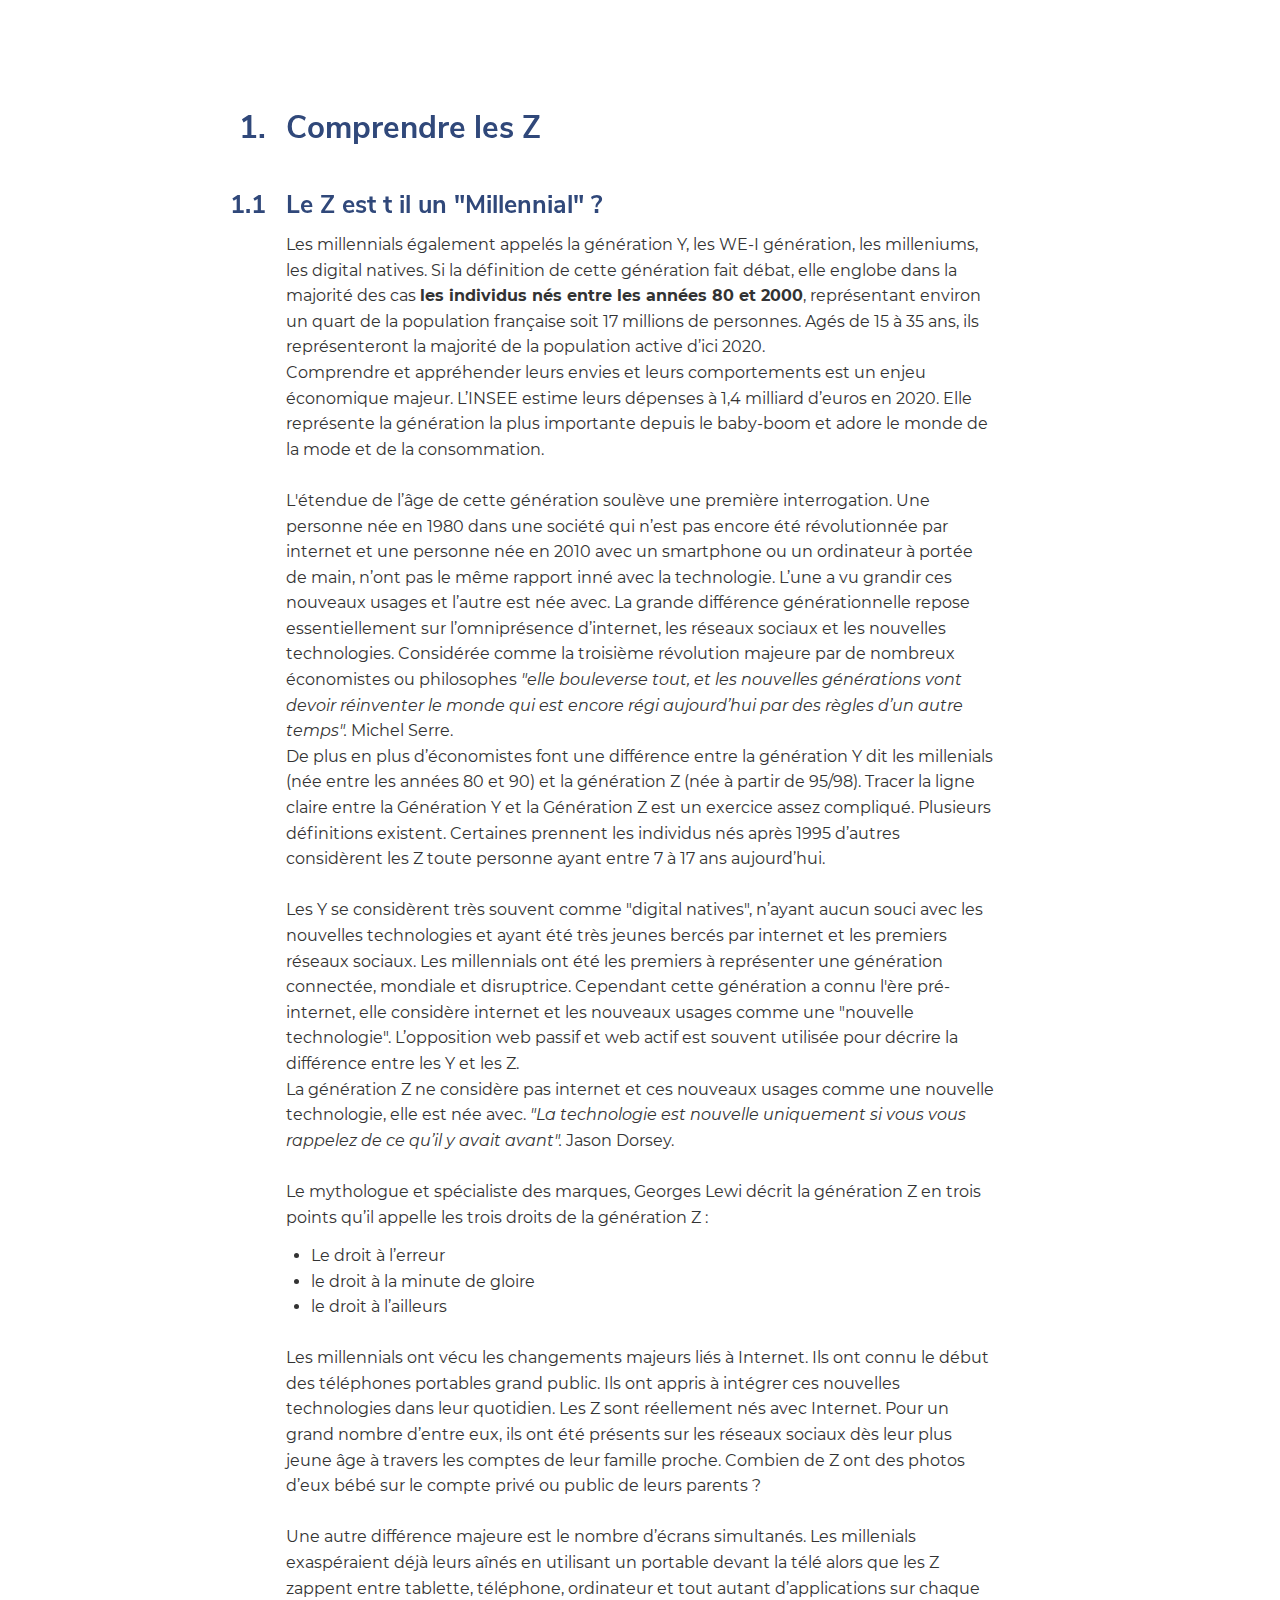
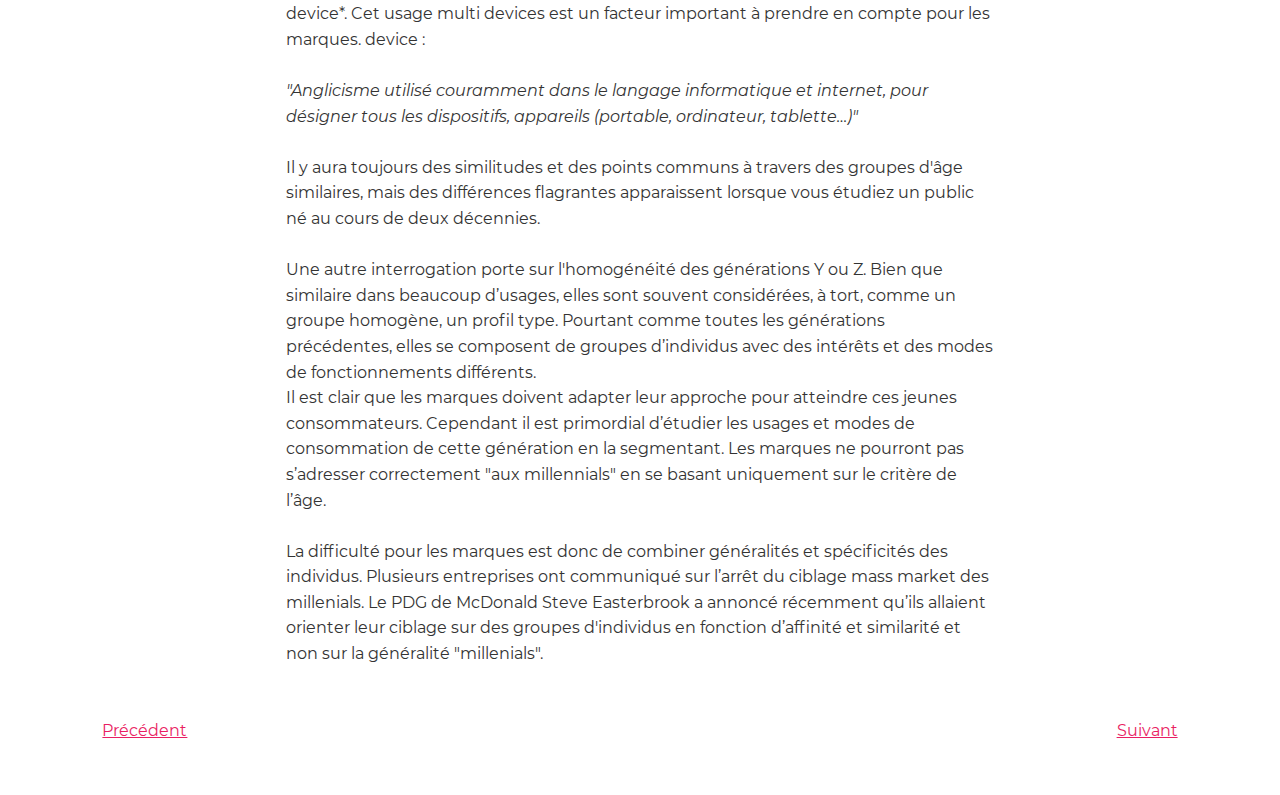
<file: comprendre-les-z.html>
<!doctype html>
<html class="no-js" lang="en">
  <head>
    <meta charset="UTF-8">
    <meta name="viewport" content="width=device-width, initial-scale=1.0, shrink-to-fit=no">
    <title>Comment fidéliser la génération Z ? | Louise Le Bolay 2017</title>
    <link href="https://fonts.googleapis.com/css?family=Roboto:400,700" rel="stylesheet">
    <!-- build:css css/main.min.css -->
    <link rel="stylesheet" href="css/main.css" media="all">
    <!-- endbuild -->
  </head>
  <body>
    <article>
      <div class="o-container u-pt-lg">
        <div class="o-grid u-flex-main-center">
          <div class="o-grid__col o-grid__col--12 o-grid__col--8@lg">
            <div class="c-section u-mt-lg">
              <h2 id="1" class="c-section__title" data-number="1.">Comprendre les Z</h2>
              
              <div class="c-section u-mt-md">
                <h3 id="11" class="c-section__title" data-number="1.1">Le Z est t il un "Millennial" ?</h3>
                <p>Les millennials également appelés la génération Y, les WE-I génération, les milleniums, les digital natives. Si la définition de cette génération fait débat, elle englobe dans la majorité des cas <strong>les individus nés entre les années 80 et 2000</strong>, représentant environ un quart de la population française soit 17 millions de personnes. Agés de 15 à 35 ans, ils représenteront la majorité de la population active d’ici 2020.<br/>
                Comprendre et appréhender leurs envies et leurs comportements est un enjeu économique majeur. L’INSEE estime leurs dépenses à 1,4 milliard d’euros en 2020. Elle représente la génération la plus importante depuis le baby-boom et adore le monde de la mode et de la consommation.</p>

                <p>L'étendue de l’âge de cette génération soulève une première interrogation. Une personne née en 1980 dans une société qui n’est pas encore été révolutionnée par internet et une personne née en 2010 avec un smartphone ou un ordinateur à portée de main, n’ont pas le même rapport inné avec la technologie. L’une a vu grandir ces nouveaux usages et l’autre est née avec. 
                La grande différence générationnelle repose essentiellement sur l’omniprésence d’internet, les réseaux sociaux et les nouvelles technologies. Considérée comme la troisième révolution majeure par de nombreux économistes ou philosophes <i>"elle bouleverse tout, et les nouvelles générations vont devoir réinventer le monde qui est encore régi aujourd’hui par des règles d’un autre temps".</i> Michel Serre.<br/>
                De plus en plus d’économistes font une différence entre la génération Y dit les millenials (née entre les années 80 et 90) et la génération Z (née à partir de 95/98). Tracer la ligne claire entre la Génération Y et la Génération Z est un exercice assez compliqué. Plusieurs définitions existent. Certaines prennent les individus nés après 1995 d’autres considèrent les Z toute personne ayant entre 7 à 17 ans aujourd’hui.</p>

                <p>Les Y se considèrent très souvent comme "digital natives", n’ayant aucun souci avec les nouvelles technologies et ayant été très jeunes bercés par internet et les premiers réseaux sociaux. Les millennials ont été les premiers à représenter une génération connectée, mondiale et disruptrice. Cependant cette génération a connu l'ère pré-internet, elle considère internet et les nouveaux usages comme une "nouvelle technologie". L’opposition web passif et web actif est souvent utilisée pour décrire la différence entre les Y et les Z.<br/>
                La génération Z ne considère pas internet et ces nouveaux usages comme une nouvelle technologie, elle est née avec. <i>"La technologie est nouvelle uniquement si vous vous rappelez de ce qu’il y avait avant".</i> Jason Dorsey.</p>

                <p>Le mythologue et spécialiste des marques, Georges Lewi décrit la génération Z en trois points qu’il appelle les trois droits de la génération Z :</p>
                <ul class="u-mt-sm">
                  <li>Le droit à l’erreur</li>
                  <li>le droit à la minute de gloire</li>
                  <li>le droit à l’ailleurs</li>
                </ul>

                <p>Les millennials ont vécu les changements majeurs liés à Internet. Ils ont connu le début des téléphones portables grand public. Ils ont appris à intégrer ces nouvelles technologies dans leur quotidien. Les Z sont réellement nés avec Internet. Pour un grand nombre d’entre eux, ils ont été présents sur les réseaux sociaux dès leur plus jeune âge à travers les comptes de leur famille proche. Combien de Z ont des photos d’eux bébé sur le compte privé ou public de leurs parents ?</p>

                <p>Une autre différence majeure est le nombre d’écrans simultanés. Les millenials exaspéraient déjà leurs aînés en utilisant un portable devant la télé alors que les Z zappent entre tablette, téléphone, ordinateur et tout autant d’applications sur chaque device*. Cet usage multi devices est un facteur important à prendre en compte pour les marques. 
                device :</p>
                <p><i>"Anglicisme utilisé couramment dans le langage informatique et internet, pour désigner tous les dispositifs, appareils (portable, ordinateur, tablette…)"</i></p>

                <p>Il y aura toujours des similitudes et des points communs à travers des groupes d'âge similaires, mais des différences flagrantes apparaissent lorsque vous étudiez un public né au cours de deux décennies.</p>
                 
                <p>Une autre interrogation porte sur l'homogénéité des générations Y ou Z. Bien que similaire dans beaucoup d’usages, elles sont souvent considérées, à tort, comme un groupe homogène, un profil type. Pourtant comme toutes les générations précédentes, elles se composent de groupes d’individus avec des intérêts et des modes de fonctionnements différents.<br/>
                Il est clair que les marques doivent adapter leur approche pour atteindre ces jeunes consommateurs. Cependant il est primordial d’étudier les usages et modes de consommation de cette génération en la segmentant. Les marques ne pourront pas s’adresser correctement "aux millennials" en se basant uniquement sur le critère de l’âge.</p>
                 
                <p>La difficulté pour les marques est donc de combiner généralités et spécificités des individus.  Plusieurs entreprises ont communiqué sur l’arrêt du ciblage mass market des millenials. Le PDG de McDonald Steve Easterbrook  a annoncé récemment qu’ils allaient orienter leur ciblage sur des groupes d'individus en fonction d’affinité et similarité et non sur la généralité "millenials".</p>
              </div>
            </div>
          </div>
        </div>
      </div>

      <div class="o-container u-mt-lg u-mb-lg u-flex u-flex-main-between">
        <a href="./introduction.html">Précédent</a>
        <a href="./generations.html">Suivant</a>
      </div>
    </article>
  </body>
</html>
</file>
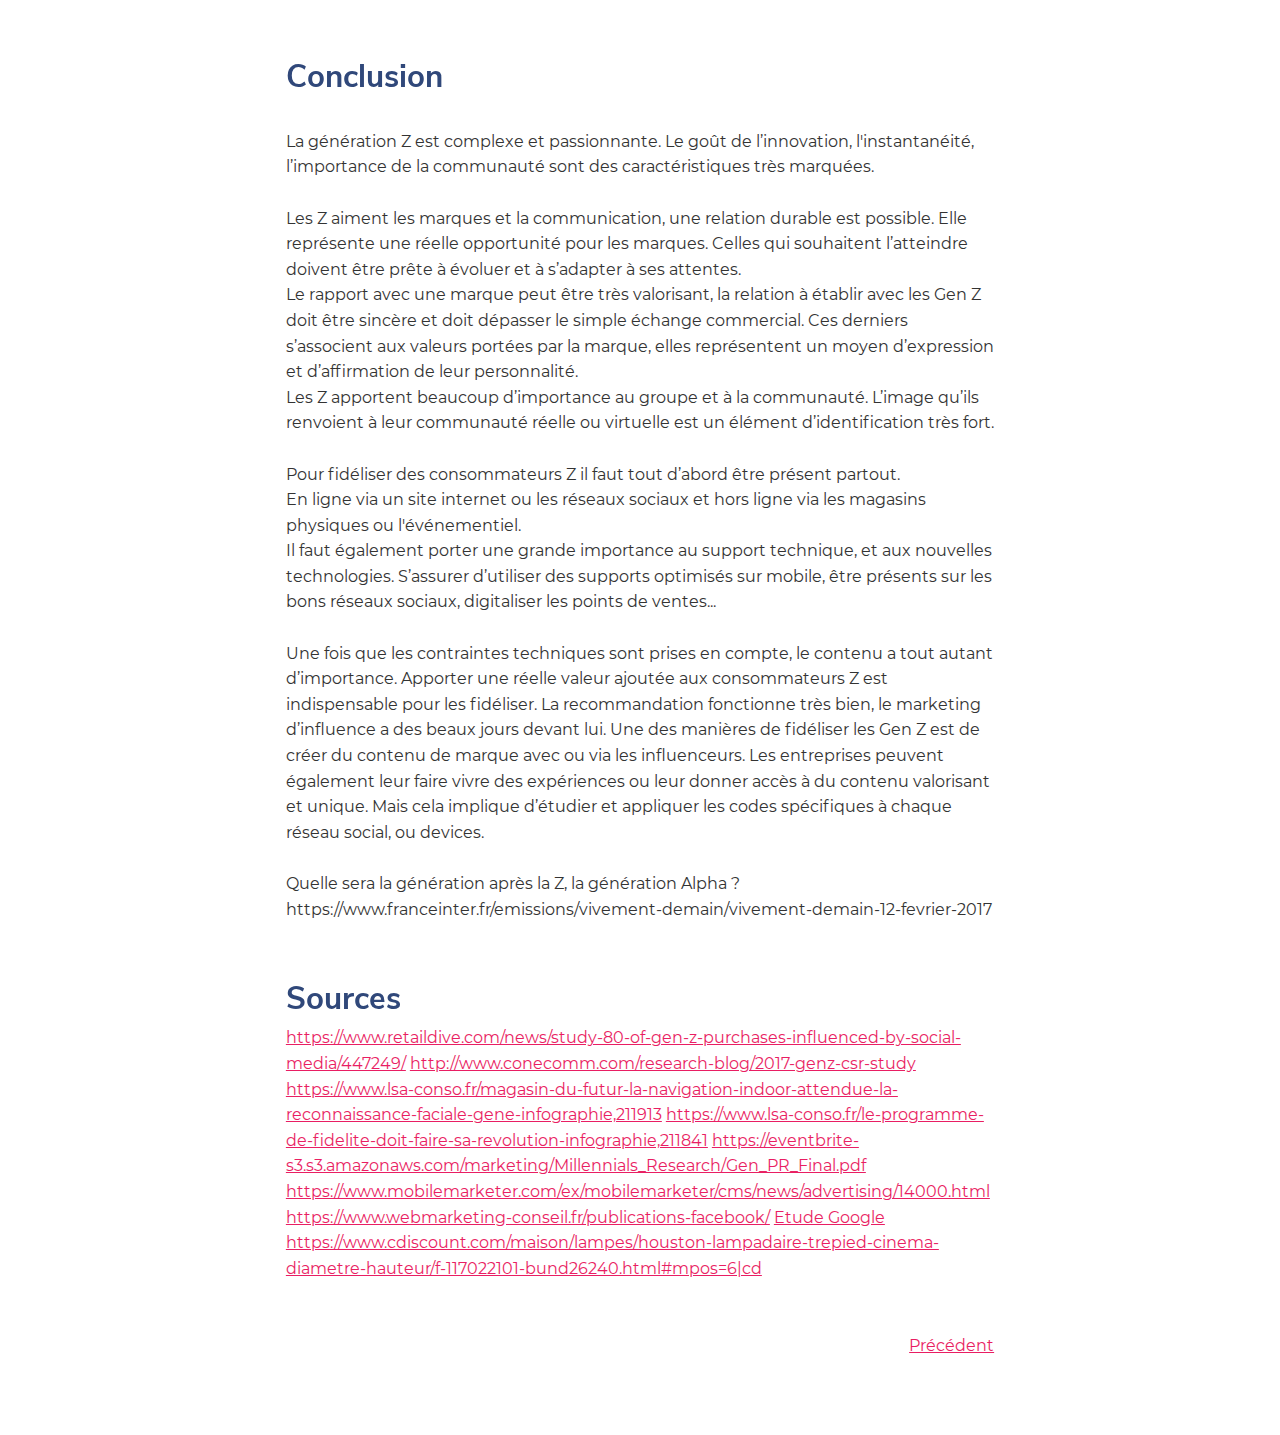
<file: conclusion.html>
<!doctype html>
<html class="no-js" lang="en">
  <head>
    <meta charset="UTF-8">
    <meta name="viewport" content="width=device-width, initial-scale=1.0, shrink-to-fit=no">
    <title>Comment fidéliser la génération Z ? | Louise Le Bolay 2017</title>
    <link href="https://fonts.googleapis.com/css?family=Roboto:400,700" rel="stylesheet">
    <!-- build:css css/main.min.css -->
    <link rel="stylesheet" href="css/main.css" media="all">
    <!-- endbuild -->
  </head>
  <body>
    <article>
      <div class="o-container u-pt-lg">
        <div class="o-grid u-flex-main-center">
          <div class="o-grid__col o-grid__col--12 o-grid__col--8@lg">
            <div class="c-section">
              <h2 class="c-section__title">Conclusion</h2>
              <p>La génération Z est complexe et passionnante. Le goût de l’innovation, l'instantanéité, l’importance de la communauté sont des caractéristiques très marquées.</p>

              <p>Les Z aiment les marques et la communication, une relation durable est possible. Elle représente une réelle opportunité pour les marques. Celles qui souhaitent l’atteindre doivent être prête à évoluer et à s’adapter à ses attentes.<br/>
              Le rapport avec une marque peut être très valorisant, la relation à établir avec les Gen Z doit être sincère et doit dépasser le simple échange commercial. Ces derniers s’associent aux valeurs portées par la marque, elles représentent un moyen d’expression et d’affirmation de leur personnalité.<br/>
              Les Z apportent beaucoup d’importance au groupe et à la communauté. L’image qu’ils renvoient à leur communauté réelle ou virtuelle est un élément d’identification très fort.</p>

              <p>Pour fidéliser des consommateurs Z il faut tout d’abord être présent partout.<br/>
              En ligne via un site internet ou les réseaux sociaux et hors ligne via les magasins physiques ou l'événementiel.<br/>
              Il faut également porter une grande importance au support technique, et aux nouvelles technologies. S’assurer d’utiliser des supports optimisés sur mobile, être présents sur les bons réseaux sociaux, digitaliser les points de ventes...</p>

              <p>Une fois que les contraintes techniques sont prises en compte, le contenu a tout autant d’importance. Apporter une réelle valeur ajoutée aux consommateurs Z est indispensable pour les fidéliser. La recommandation fonctionne très bien, le marketing d’influence a des beaux jours devant lui. Une des manières de fidéliser les Gen Z est de créer du contenu de marque avec ou via les influenceurs. Les entreprises peuvent également leur faire vivre des expériences ou leur donner accès à du contenu valorisant et unique. Mais cela implique d’étudier et appliquer les codes spécifiques à chaque réseau social, ou devices.</p>

              <p>Quelle sera la génération après la Z, la génération Alpha ? https://www.franceinter.fr/emissions/vivement-demain/vivement-demain-12-fevrier-2017</p>
            </div>

            <div class="c-section u-pt-lg">  
              <h2 class="c-section__title">Sources</h2> 
              <a target="_blank" href="https://www.retaildive.com/news/study-80-of-gen-z-purchases-influenced-by-social-media/447249/">https://www.retaildive.com/news/study-80-of-gen-z-purchases-influenced-by-social-media/447249/</a>
              <a target="_blank" href="http://www.conecomm.com/research-blog/2017-genz-csr-study">http://www.conecomm.com/research-blog/2017-genz-csr-study</a>
              <a target="_blank" href="https://www.lsa-conso.fr/magasin-du-futur-la-navigation-indoor-attendue-la-reconnaissance-faciale-gene-infographie,211913">https://www.lsa-conso.fr/magasin-du-futur-la-navigation-indoor-attendue-la-reconnaissance-faciale-gene-infographie,211913</a>
              <a target="_blank" href="https://www.lsa-conso.fr/le-programme-de-fidelite-doit-faire-sa-revolution-infographie,211841">https://www.lsa-conso.fr/le-programme-de-fidelite-doit-faire-sa-revolution-infographie,211841</a>
              <a target="_blank" href="https://eventbrite-s3.s3.amazonaws.com/marketing/Millennials_Research/Gen_PR_Final.pdf">https://eventbrite-s3.s3.amazonaws.com/marketing/Millennials_Research/Gen_PR_Final.pdf</a>
              <a target="_blank" href="https://www.mobilemarketer.com/ex/mobilemarketer/cms/news/advertising/14000.html">https://www.mobilemarketer.com/ex/mobilemarketer/cms/news/advertising/14000.html</a>
              <a target="_blank" href="https://www.webmarketing-conseil.fr/publications-facebook/">https://www.webmarketing-conseil.fr/publications-facebook/</a>
              <a target="_blank" href="Etude Google https://www.cdiscount.com/maison/lampes/houston-lampadaire-trepied-cinema-diametre-hauteur/f-117022101-bund26240.html#mpos=6|cd">Etude Google https://www.cdiscount.com/maison/lampes/houston-lampadaire-trepied-cinema-diametre-hauteur/f-117022101-bund26240.html#mpos=6|cd</a>
            </div>

            <div class="u-mt-lg u-mb-lg u-flex u-flex-main-end">
              <a href="./investir-dans-le-physique.html.html">Précédent</a>
            </div>
          </div>
        </div>
      </div>
    </article>
  </body>
</html>
</file>
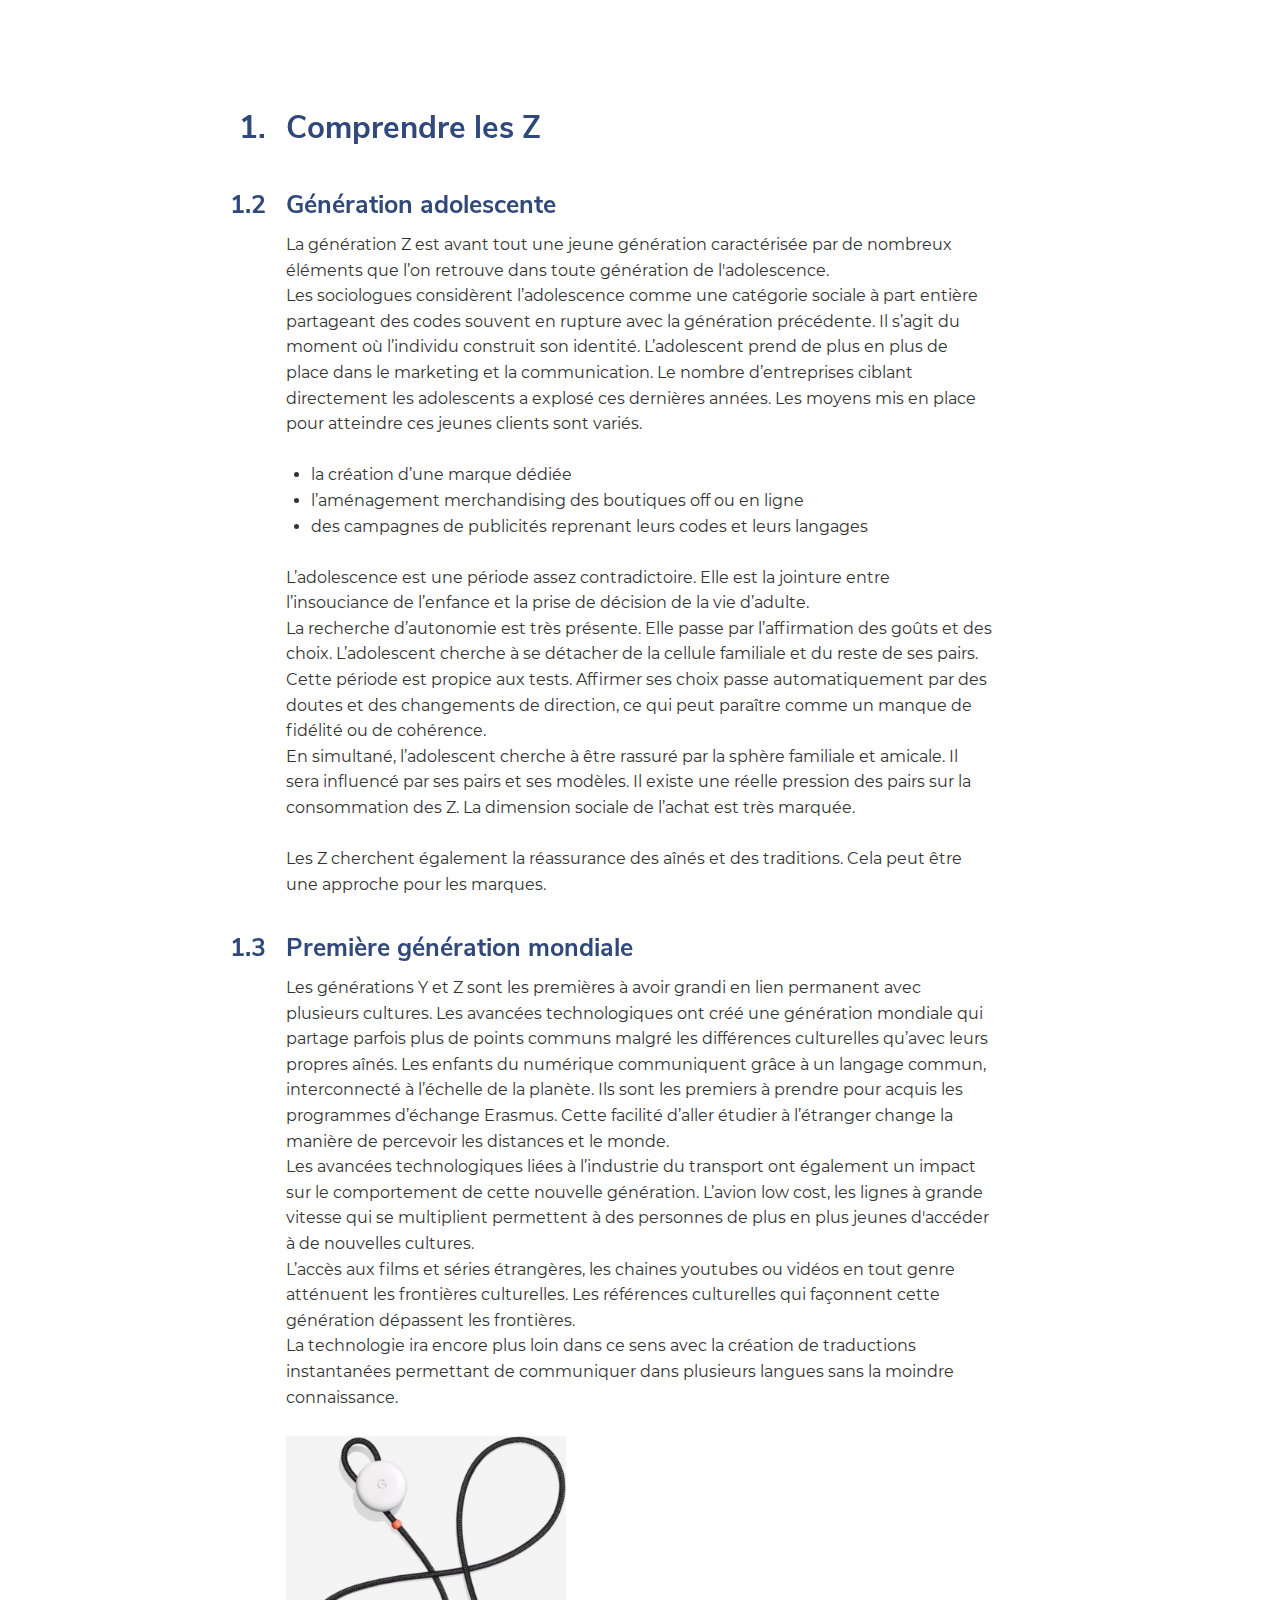
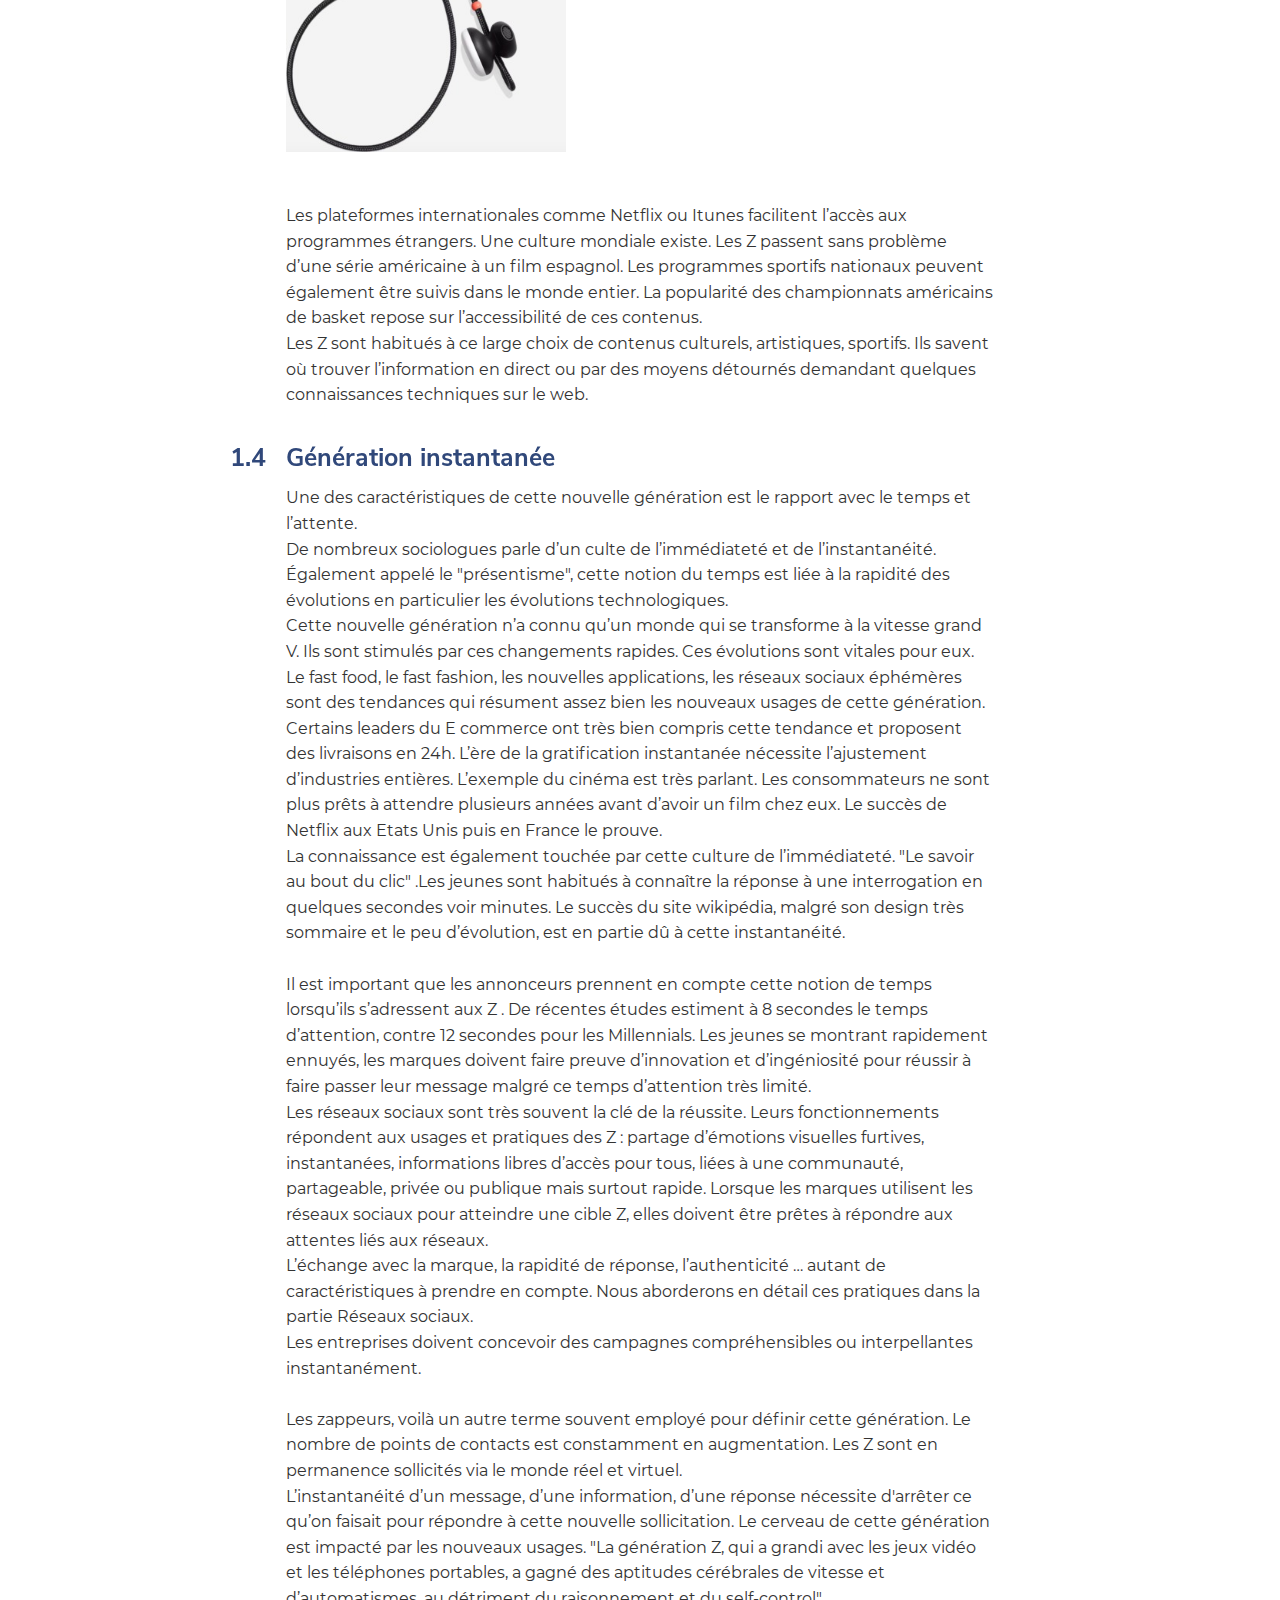
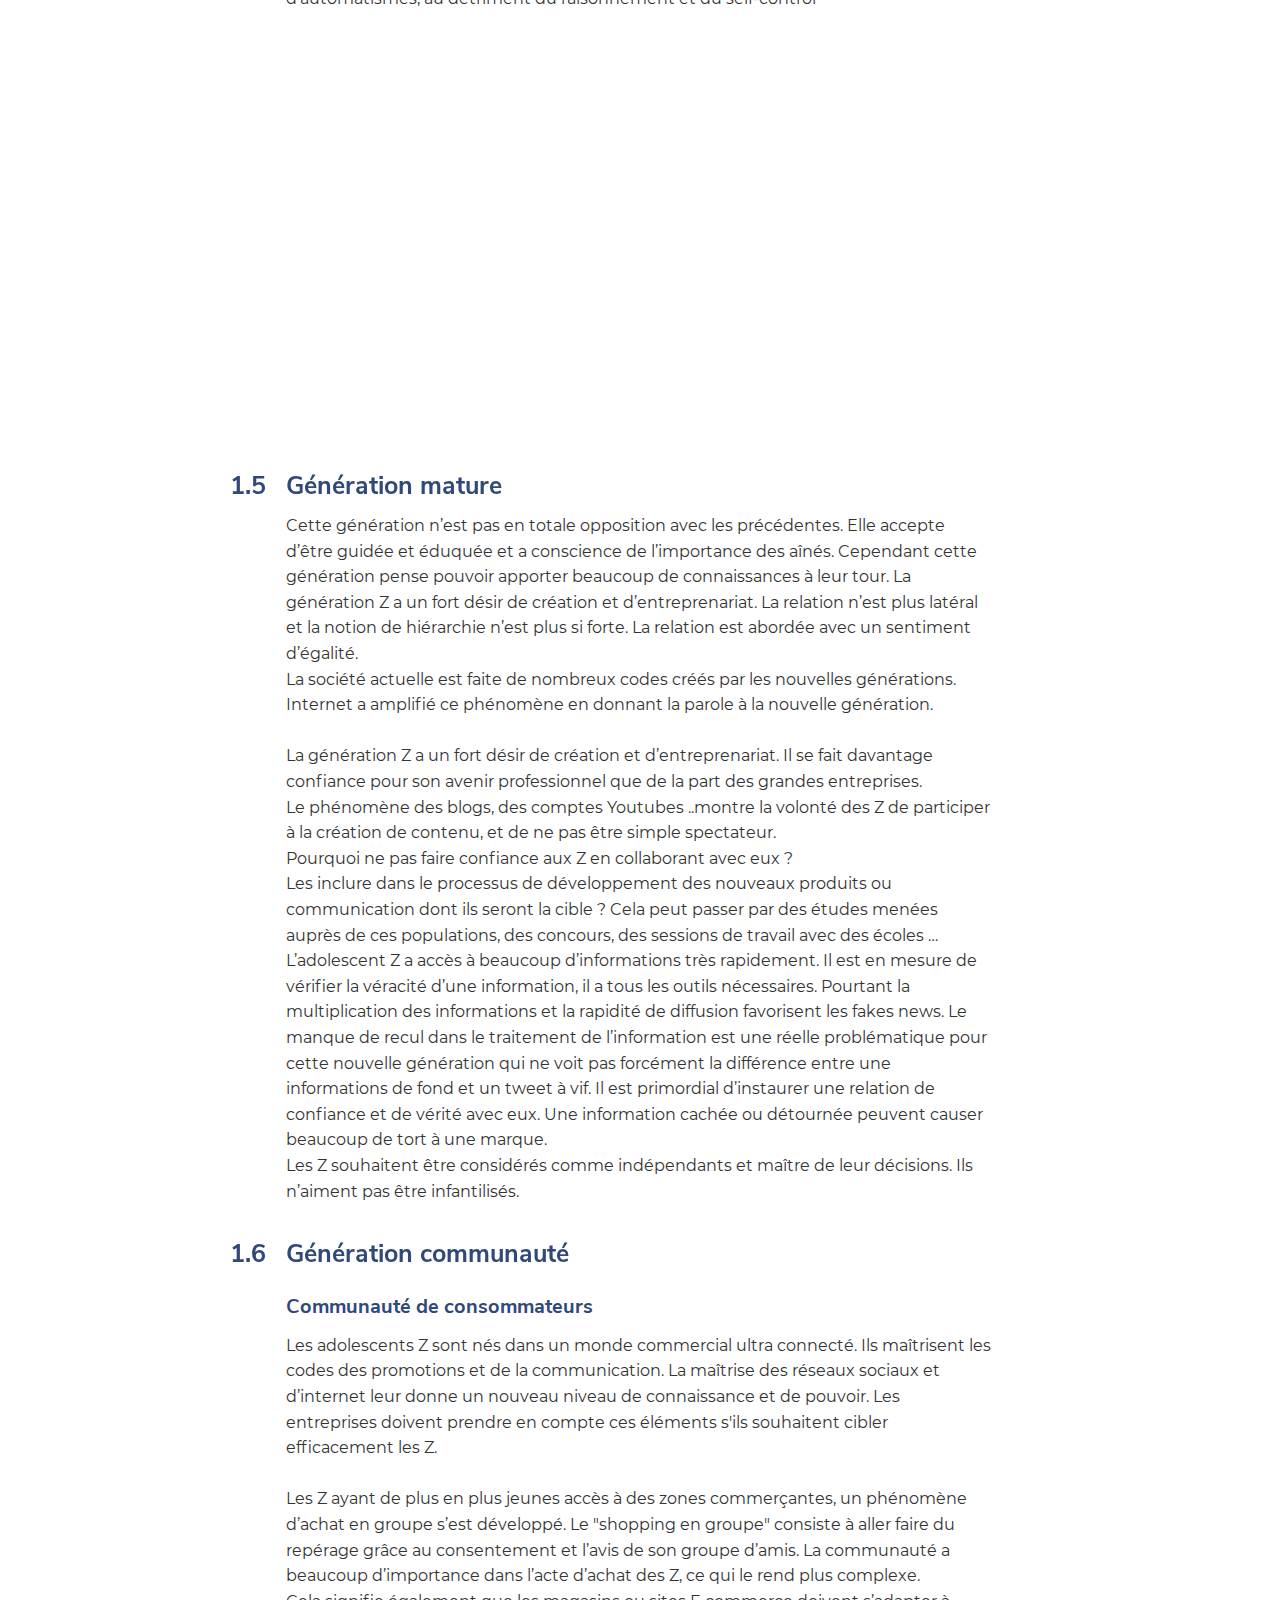
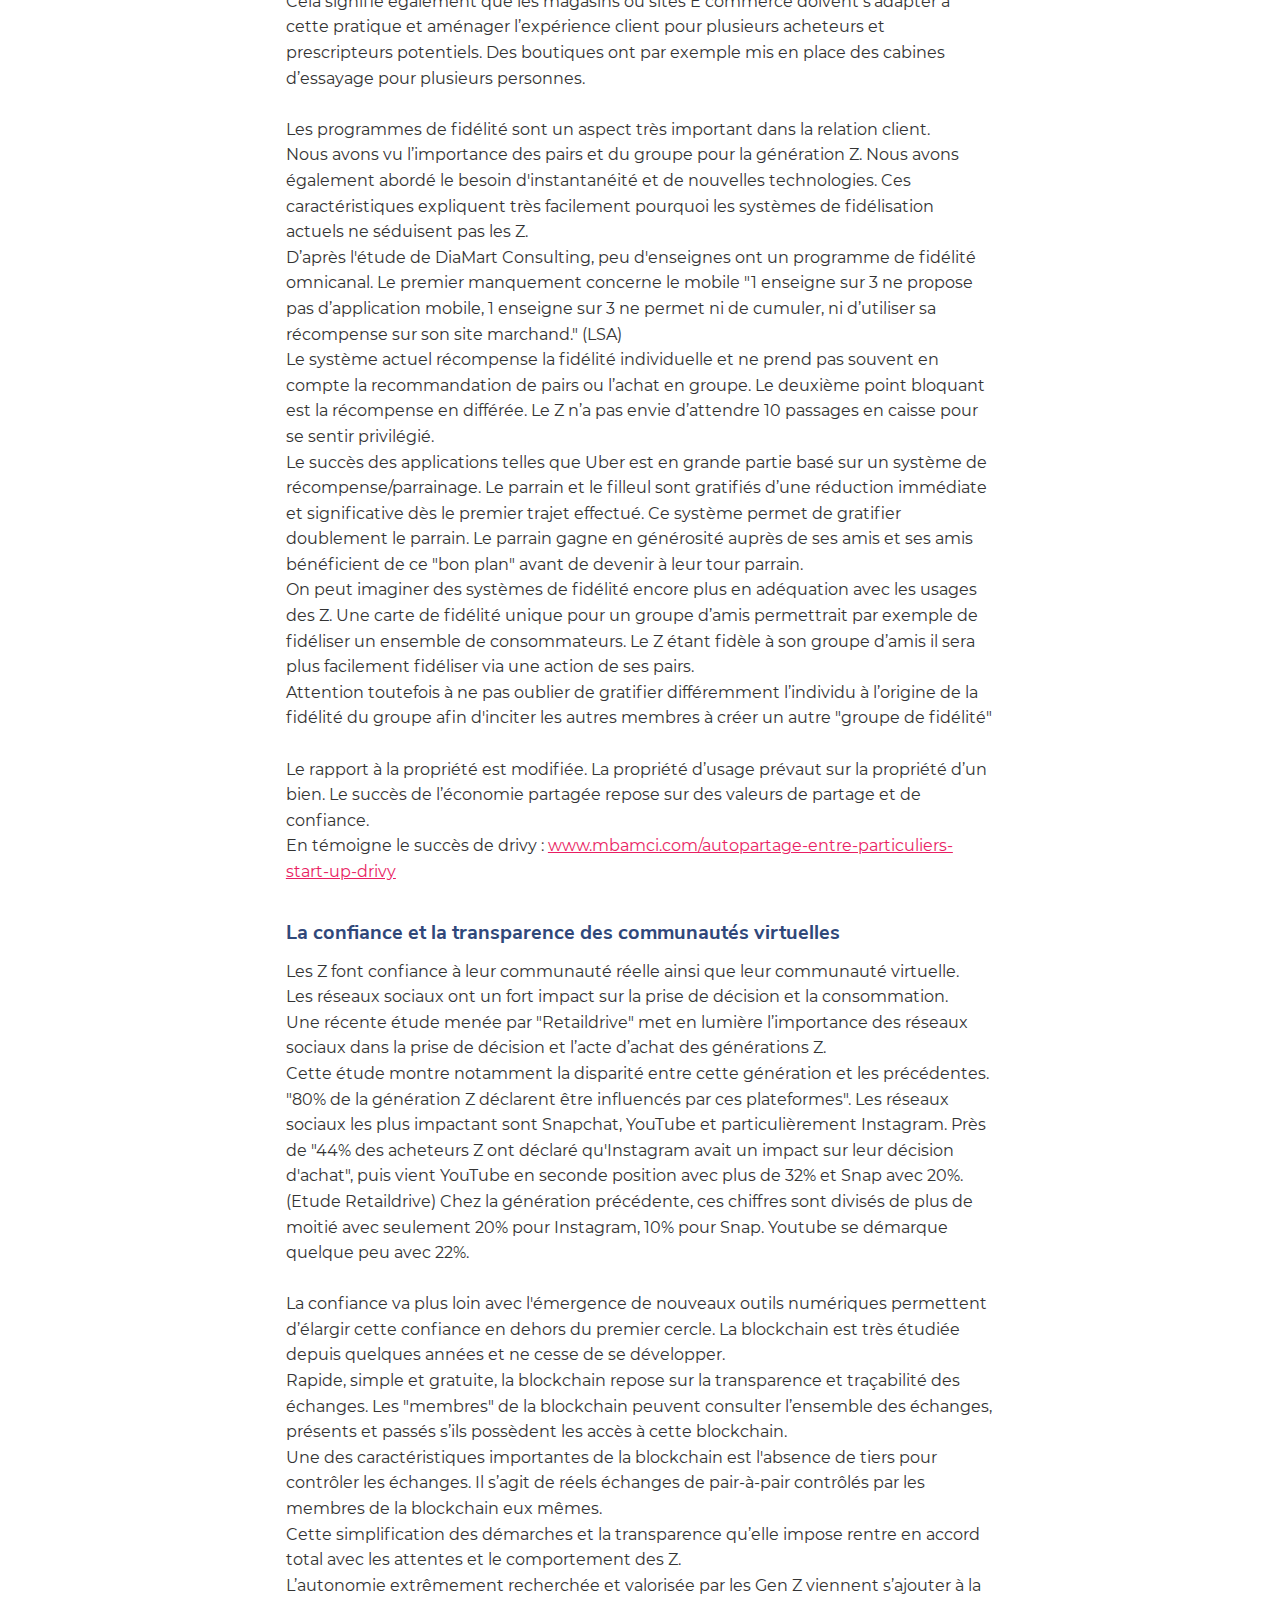
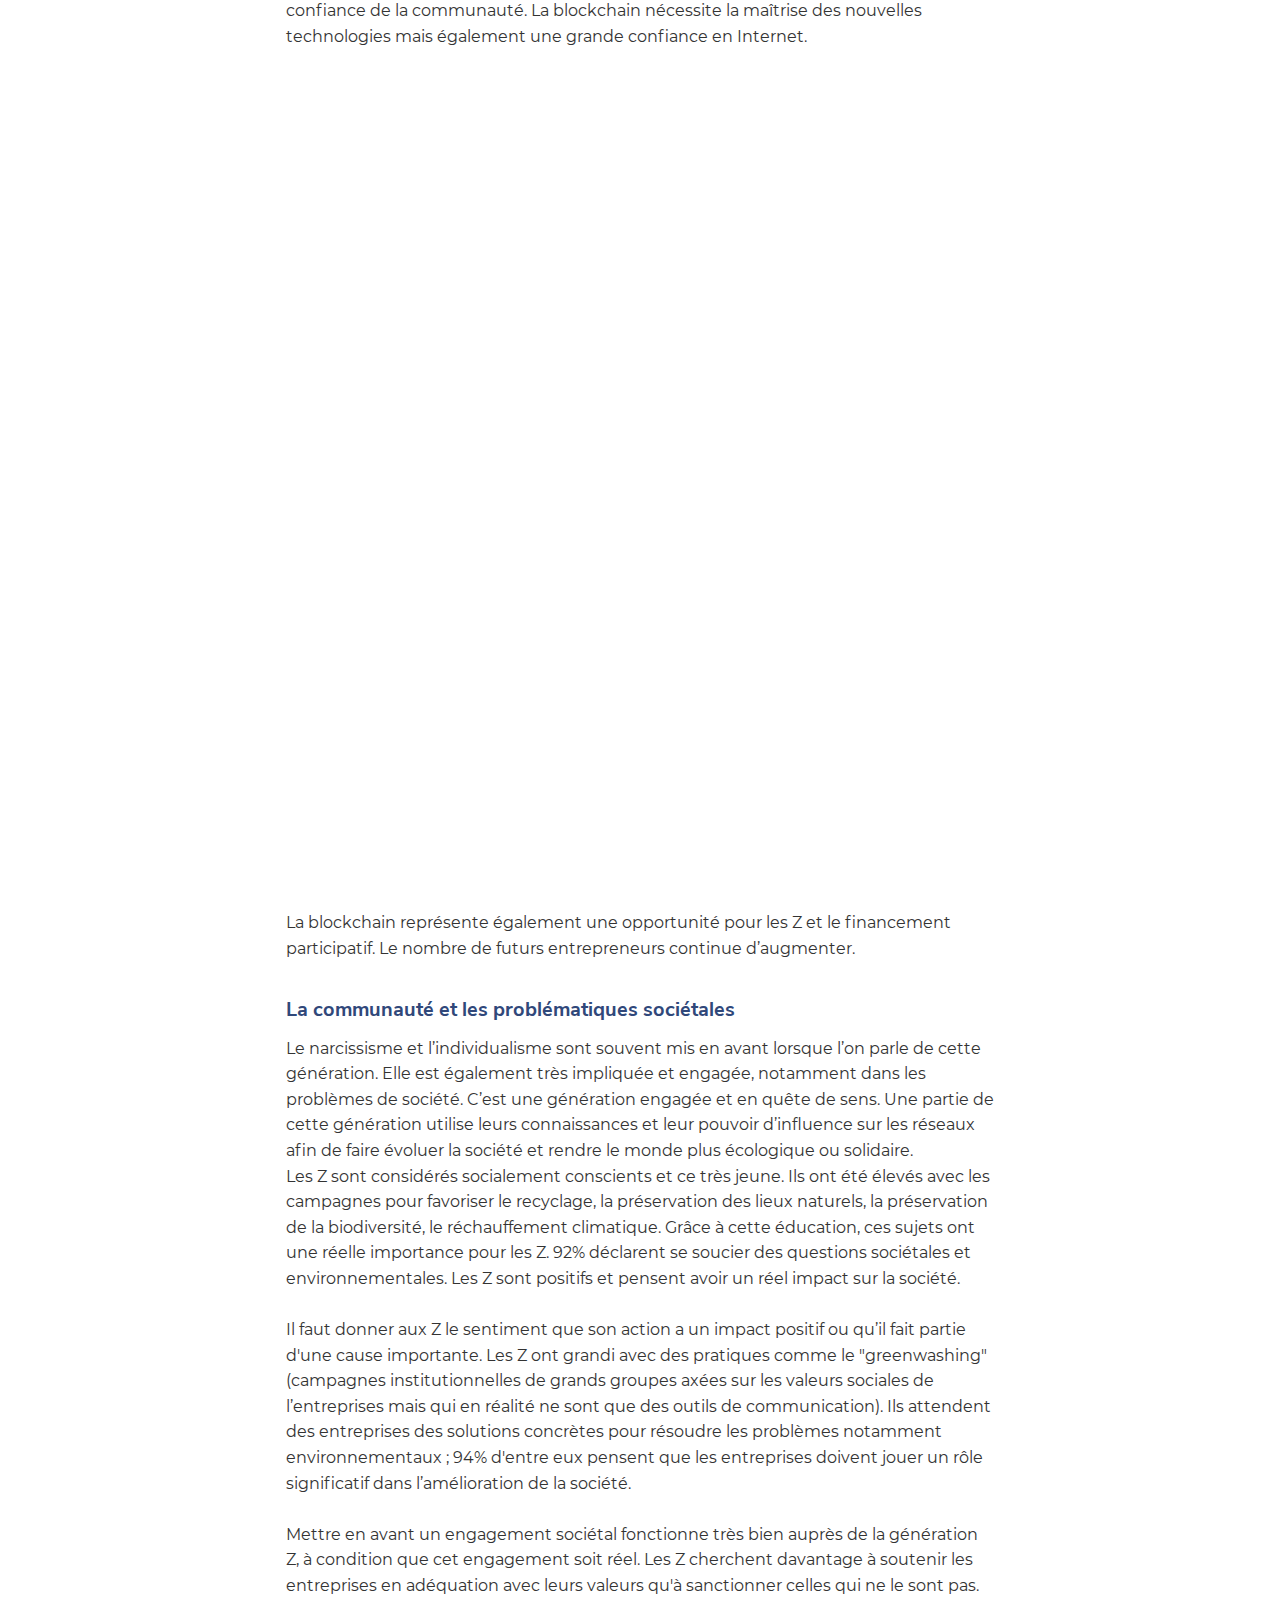
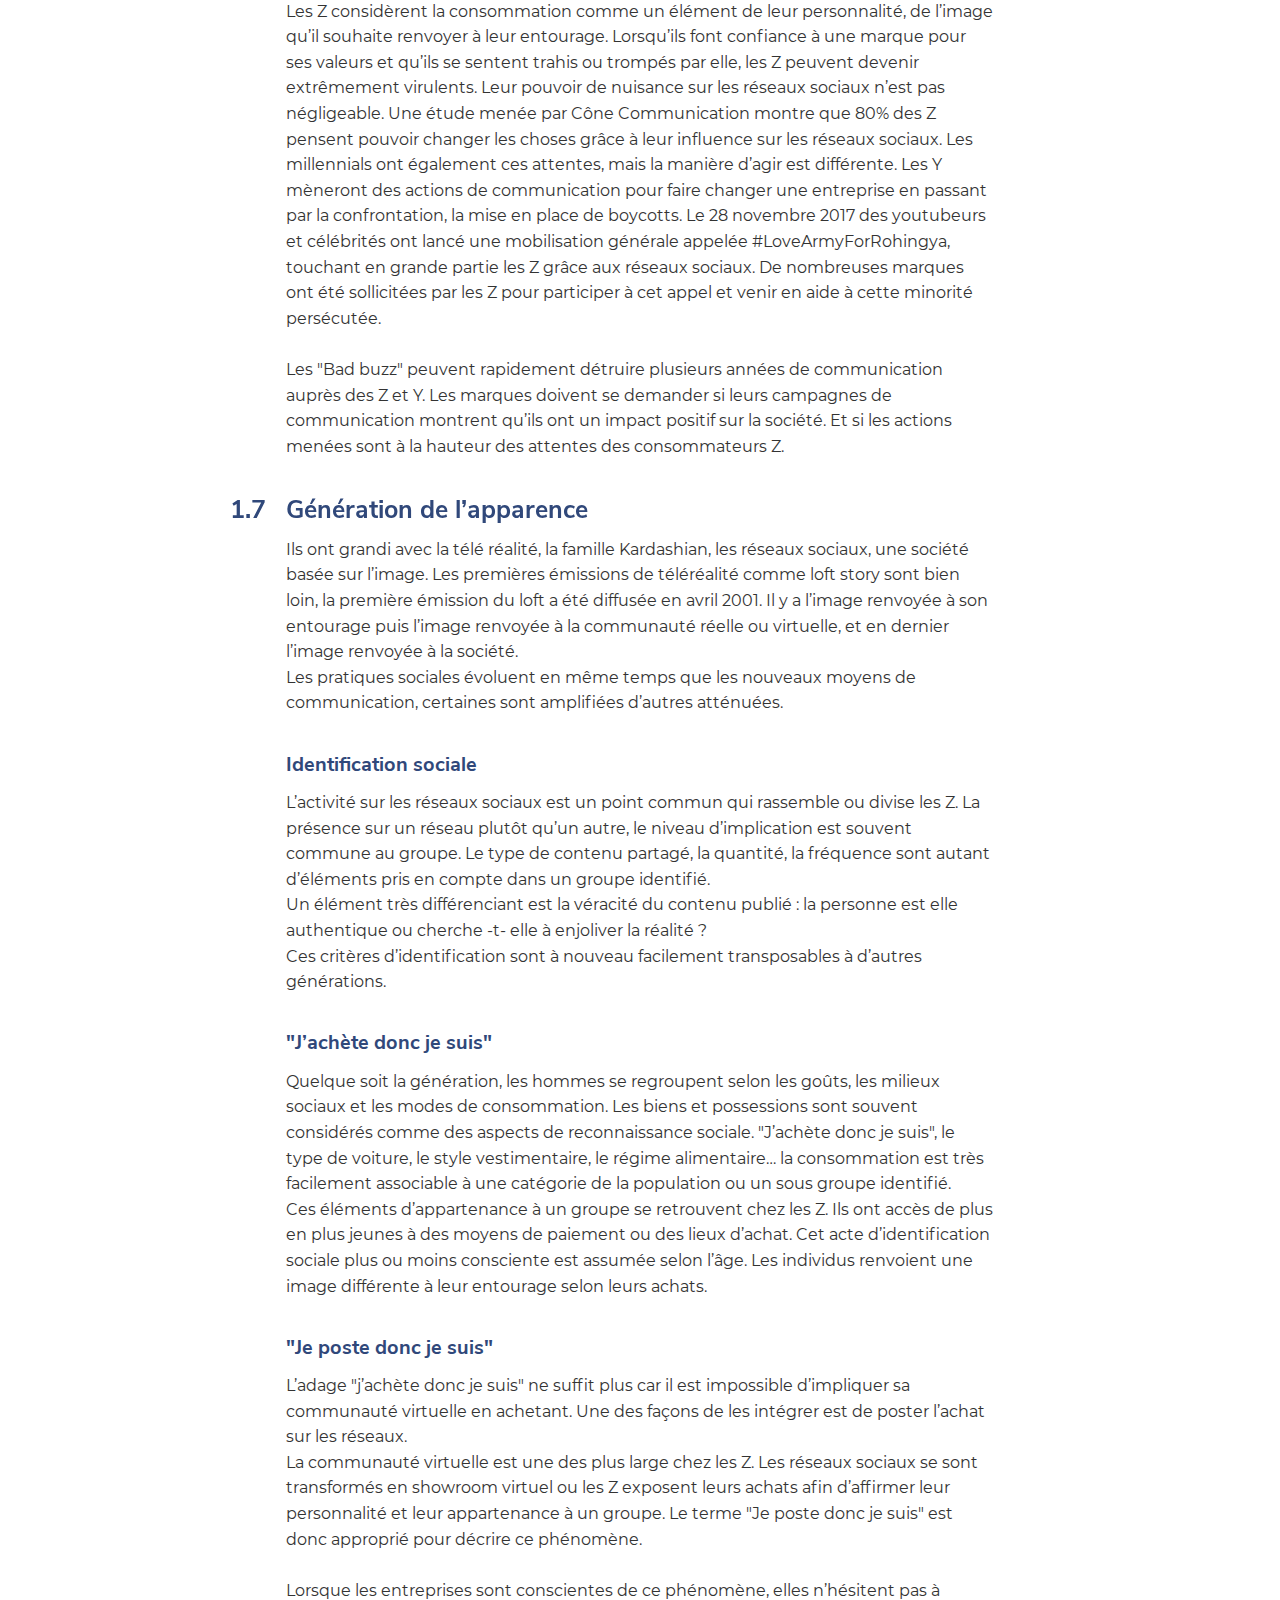
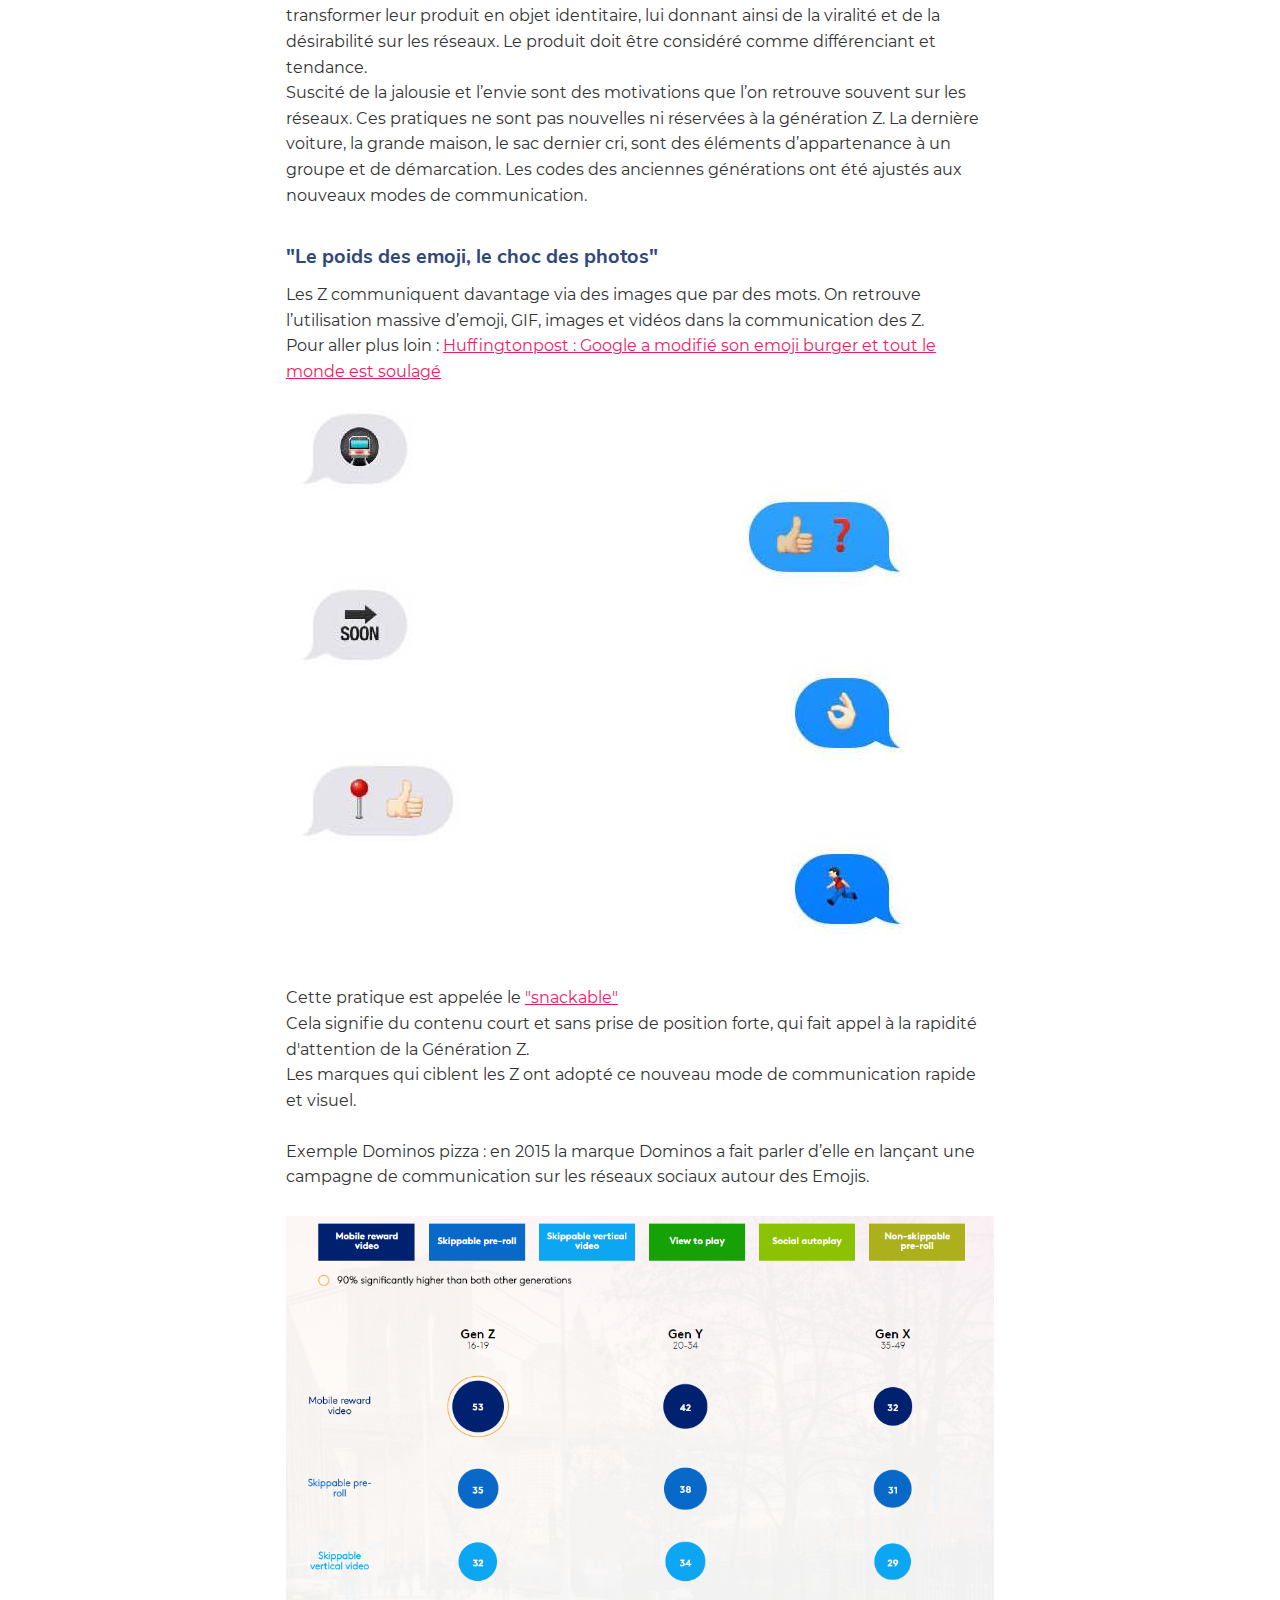
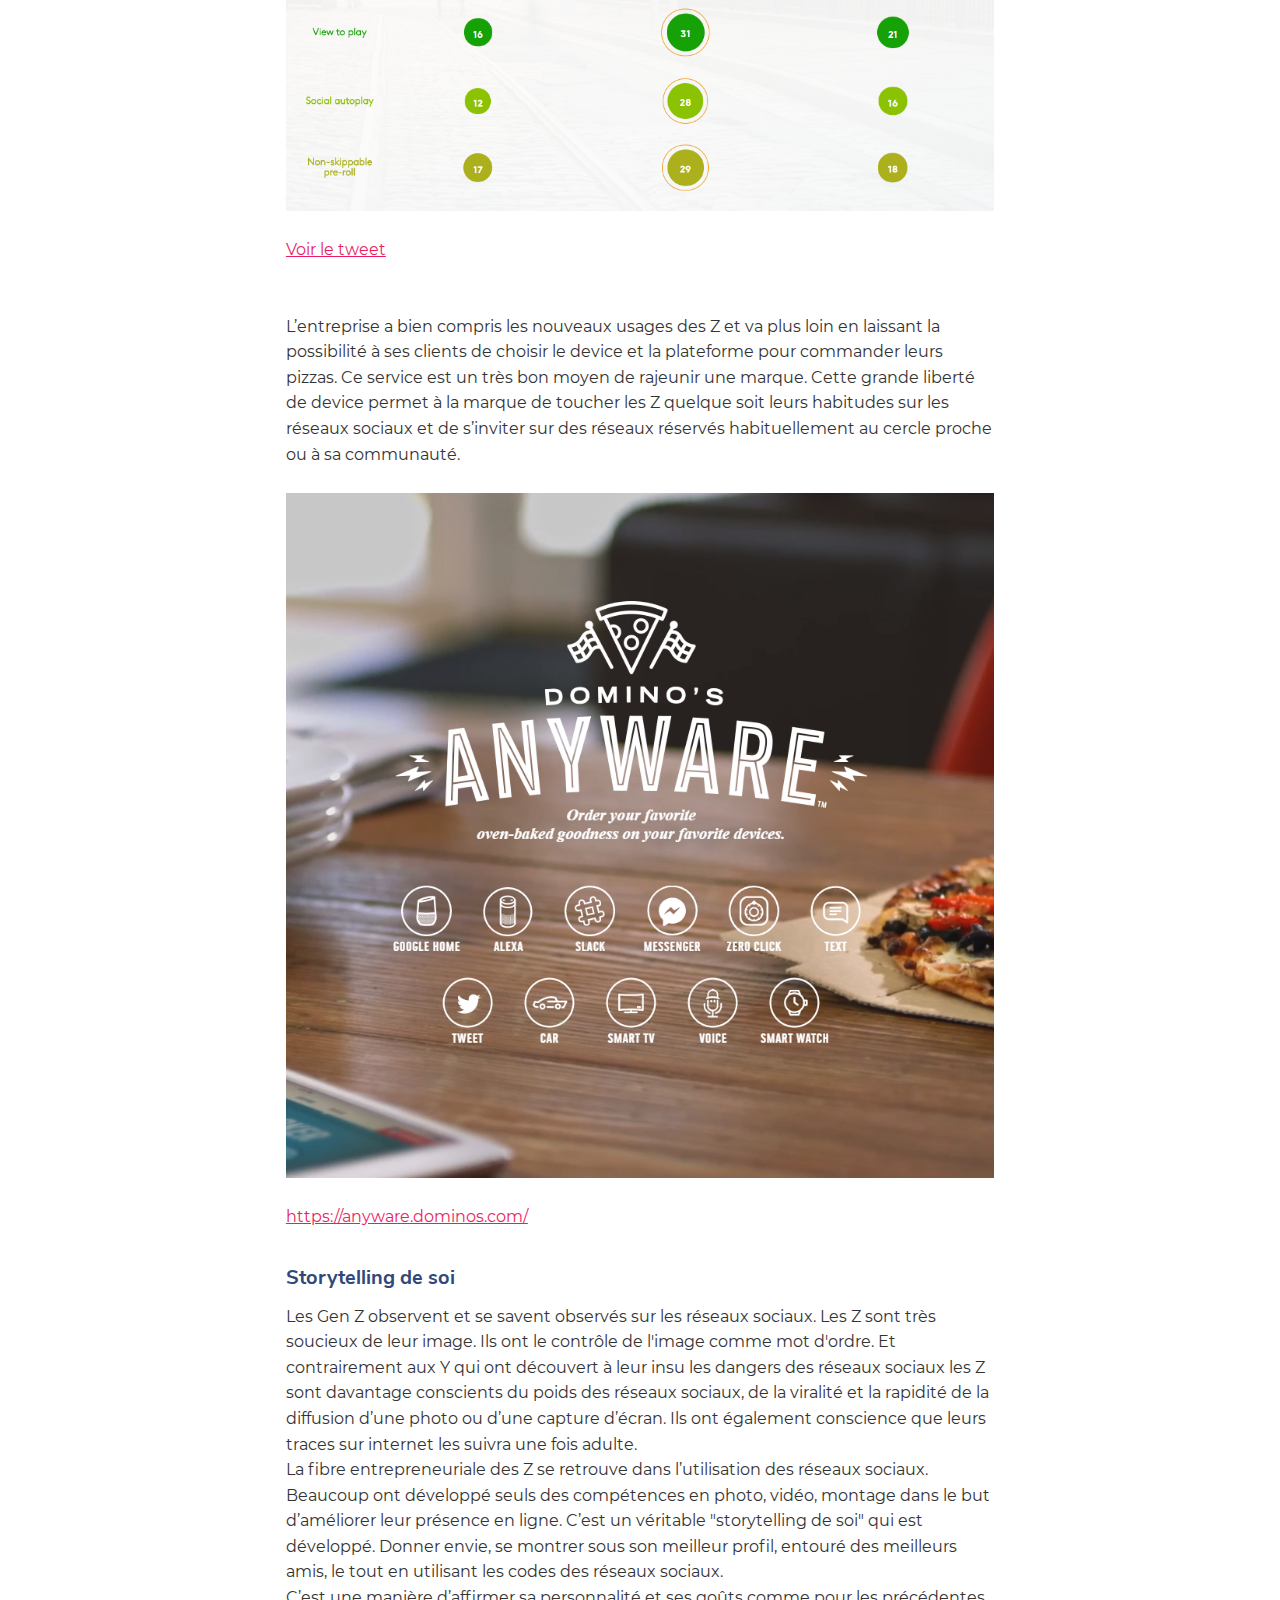
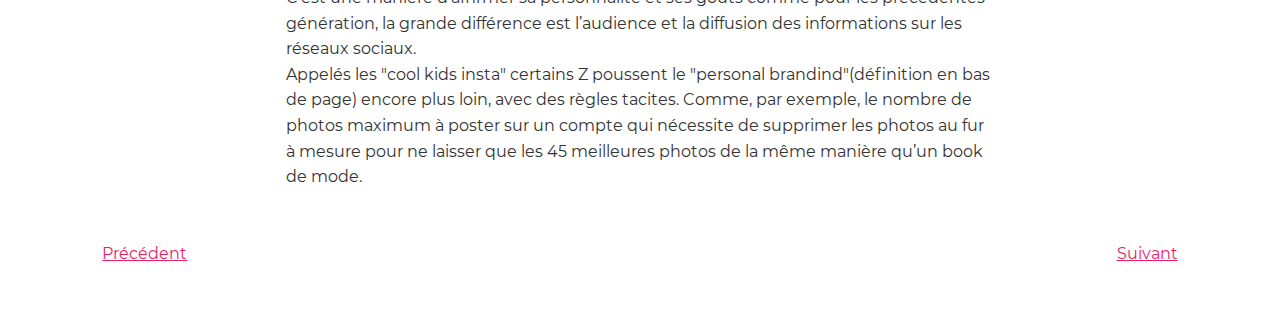
<file: generations.html>
<!doctype html>
<html class="no-js" lang="en">
  <head>
    <meta charset="UTF-8">
    <meta name="viewport" content="width=device-width, initial-scale=1.0, shrink-to-fit=no">
    <title>Comment fidéliser la génération Z ? | Louise Le Bolay 2017</title>
    <link href="https://fonts.googleapis.com/css?family=Roboto:400,700" rel="stylesheet">
    <!-- build:css css/main.min.css -->
    <link rel="stylesheet" href="css/main.css" media="all">
    <!-- endbuild -->
  </head>
  <body>
    <article>
      <div class="o-container u-pt-lg">
        <div class="o-grid u-flex-main-center">
          <div class="o-grid__col o-grid__col--12 o-grid__col--8@lg">
            <div class="c-section u-mt-lg">
              <h2 id="1" class="c-section__title" data-number="1.">Comprendre les Z</h2>

              <div class="c-section u-mt-md">
                <h3 id="12" class="c-section__title" data-number="1.2">Génération adolescente</h3>
                <p>La génération Z est avant tout une jeune génération caractérisée par de nombreux éléments que l’on retrouve dans toute génération de l'adolescence.<br/>
                Les sociologues considèrent l’adolescence comme une catégorie sociale à part entière partageant des codes souvent en rupture avec la génération précédente. Il s’agit du moment où l’individu construit son identité.
                L’adolescent prend de plus en plus de place dans le marketing et la communication. Le nombre d’entreprises ciblant directement les adolescents a explosé ces dernières années. Les moyens mis en place pour atteindre ces jeunes clients sont variés.</p>
                <ul>
                  <li>la création d’une marque dédiée</li>
                  <li>l’aménagement merchandising des boutiques off ou en ligne</li>
                  <li>des campagnes de publicités reprenant leurs codes et leurs langages</li>
                </ul>

                <p>L’adolescence est une période assez contradictoire. Elle est la jointure entre l’insouciance de l’enfance et la prise de décision de la vie d’adulte.<br/>
                La recherche d’autonomie est très présente. Elle passe par l’affirmation des goûts et des choix. L’adolescent cherche à se détacher de la cellule familiale et du reste de ses pairs.<br/>
                Cette période est propice aux tests. Affirmer ses choix passe automatiquement par des doutes et des changements de direction, ce qui peut paraître comme un manque de fidélité ou de cohérence.<br/>
                En simultané, l’adolescent cherche à être rassuré par la sphère familiale et amicale. Il sera influencé par ses pairs et ses modèles.
                Il existe une réelle pression des pairs sur la consommation des Z. La dimension sociale de l’achat est très marquée.</p>

                <p>Les Z cherchent également la réassurance des aînés et des traditions. Cela peut être une approche pour les marques.</p> 
              </div>
              
              <div class="c-section u-mt-md">
                <h3 id="13" class="c-section__title" data-number="1.3">Première génération mondiale</h3>
                <p>Les générations Y et Z sont les premières à avoir grandi en lien permanent avec plusieurs cultures. Les avancées technologiques ont créé une génération mondiale qui partage parfois plus de points communs malgré les différences culturelles qu’avec leurs propres aînés. Les enfants du numérique communiquent  grâce à un langage commun, interconnecté à l’échelle de la planète.
                Ils sont les premiers à prendre pour acquis les programmes d’échange Erasmus. Cette facilité d’aller étudier à l’étranger change la manière de percevoir les distances et le monde.<br/>
                Les avancées technologiques liées à l’industrie du transport ont également un impact sur le comportement de cette nouvelle génération. L’avion low cost, les lignes à grande vitesse qui se multiplient permettent à des personnes de plus en plus jeunes d'accéder à de nouvelles cultures.<br/>
                L’accès aux films et séries étrangères, les chaines youtubes ou vidéos en tout genre atténuent les frontières culturelles. Les références culturelles qui façonnent cette génération dépassent les frontières.<br/>
                La technologie ira encore plus loin dans ce sens avec la création de traductions instantanées permettant de communiquer dans plusieurs langues sans la moindre connaissance.</p>

                <img class="u-mt-md u-mb-md" src="./img/1.jpg" width="280" alt="écouteur google" />

                <p>Les plateformes internationales comme Netflix ou Itunes facilitent l’accès aux programmes étrangers. Une culture mondiale existe. Les Z passent sans problème d’une série américaine à un film espagnol. Les programmes sportifs nationaux peuvent également être suivis dans le monde entier. La popularité des championnats américains de basket repose sur l’accessibilité de ces contenus.<br/>
                Les Z sont habitués à ce large choix de contenus culturels, artistiques, sportifs. Ils savent où trouver l’information en direct ou par des moyens détournés demandant quelques connaissances techniques sur le web.</p>
              </div>

              <div class="c-section u-mt-md">
                <h3 id="14" class="c-section__title" data-number="1.4">Génération instantanée</h3>
                <p>Une des caractéristiques de cette nouvelle génération est le rapport avec le temps et l’attente.<br/>
                De nombreux sociologues parle d’un culte de l’immédiateté et de l’instantanéité. Également appelé le "présentisme", cette notion du temps est liée à la rapidité des évolutions en particulier les évolutions technologiques.<br/>
                Cette nouvelle génération n’a connu qu’un monde qui se transforme à la vitesse grand V. Ils sont stimulés par ces changements rapides. Ces évolutions sont vitales pour eux. Le fast food, le fast fashion, les nouvelles applications, les réseaux sociaux éphémères sont des tendances qui résument assez bien les nouveaux usages de cette génération. Certains leaders du E commerce ont très bien compris cette tendance et proposent des livraisons en 24h. L’ère de la gratification instantanée nécessite l’ajustement d’industries entières. L’exemple du cinéma est très parlant. Les consommateurs ne sont plus prêts à attendre plusieurs années avant d’avoir un film chez eux. Le succès de Netflix aux Etats Unis puis en France le prouve.<br/>
                La connaissance est également touchée par cette culture de l’immédiateté. "Le savoir au bout du clic" .Les jeunes sont habitués à connaître la réponse à une interrogation en quelques secondes voir minutes. Le succès du site wikipédia, malgré son design très sommaire et le peu d’évolution, est en partie dû à cette instantanéité.</p>

                <p>Il est important que les annonceurs prennent en compte cette notion de temps lorsqu’ils s’adressent aux Z . De récentes études estiment à 8 secondes le temps d’attention, contre 12 secondes pour les Millennials. Les jeunes se montrant rapidement ennuyés, les marques doivent faire preuve d’innovation et d’ingéniosité pour réussir à faire passer leur message malgré ce temps d’attention très limité.<br/>
                Les réseaux sociaux sont très souvent la clé de la réussite. Leurs fonctionnements répondent aux usages et pratiques des Z : partage d’émotions visuelles furtives, instantanées, informations libres d’accès pour tous, liées à une communauté, partageable, privée ou publique mais surtout rapide. Lorsque les marques utilisent les réseaux sociaux pour atteindre une cible Z, elles doivent être prêtes à répondre aux attentes liés aux réseaux.<br/>
                L’échange avec la marque, la rapidité de réponse, l’authenticité … autant de caractéristiques à prendre en compte. Nous aborderons en détail ces pratiques dans la partie Réseaux sociaux.<br/>
                Les entreprises doivent concevoir des campagnes compréhensibles ou interpellantes instantanément.</p>

                <p>Les zappeurs, voilà un autre terme souvent employé pour définir cette génération. Le nombre de points de contacts est constamment en augmentation. Les Z sont en permanence sollicités via le monde réel et virtuel.<br/>
                L’instantanéité d’un message, d’une information, d’une réponse nécessite d'arrêter ce qu’on faisait pour répondre à cette nouvelle sollicitation. Le cerveau de cette génération est impacté par les nouveaux usages. "La génération Z, qui a grandi avec les jeux vidéo et les téléphones portables, a gagné des aptitudes cérébrales de vitesse et d’automatismes, au détriment du raisonnement et du self-control"</p>

                <div class="c-media u-mt-md u-mb-md">
                  <iframe src="https://www.youtube.com/embed/k4bNzTyxgws" frameborder="0" allowfullscreen></iframe>
                </div>
              </div>

              <div class="c-section u-mt-md">
                <h3 id="15" class="c-section__title" data-number="1.5">Génération mature</h3>
                <p>Cette génération n’est pas en totale opposition avec les précédentes. Elle accepte d’être guidée et éduquée et a conscience de l’importance des aînés. Cependant cette génération pense pouvoir apporter beaucoup de connaissances à leur tour. La génération Z a un fort désir de création et d’entreprenariat. La relation n’est plus latéral et la notion de hiérarchie n’est plus si forte. La relation est abordée avec un sentiment d’égalité.<br/>
                La société actuelle est faite de nombreux codes créés par les nouvelles générations. Internet a amplifié ce phénomène en donnant la parole à la nouvelle génération.</p>

                <p>La génération Z a un fort désir de création et d’entreprenariat. Il se fait davantage confiance pour son avenir professionnel que de la part des grandes entreprises.<br/>
                Le phénomène des blogs, des comptes Youtubes ..montre la volonté des Z de participer à la création de contenu, et de ne pas être simple spectateur.<br/>
                Pourquoi ne pas faire confiance aux Z en collaborant avec eux ?<br/>
                Les inclure dans le processus de développement des nouveaux produits ou communication dont ils seront la cible ? Cela peut passer par des études menées auprès de ces populations, des concours, des sessions de travail avec des écoles …<br/>
                L’adolescent Z a accès à beaucoup d’informations très rapidement. Il est en mesure de vérifier la véracité d’une information, il a tous les outils nécessaires. Pourtant la multiplication des informations et la rapidité de diffusion favorisent les fakes news. Le manque de recul dans le traitement de l’information est une réelle problématique pour cette nouvelle génération qui ne voit pas forcément la différence entre une informations de fond et un tweet à vif. Il est primordial d’instaurer une relation de confiance et de vérité avec eux. Une information cachée ou détournée peuvent causer beaucoup de tort  à une marque.<br/>
                Les Z souhaitent être considérés comme indépendants et maître de leur décisions. Ils n’aiment pas être infantilisés.</p>
              </div>

              <div class="c-section u-mt-md">
                <h3 id="16" class="c-section__title" data-number="1.6">Génération communauté</h3>

                <h4>Communauté de consommateurs</h4>
                <p>Les adolescents Z sont nés dans un monde commercial ultra connecté. Ils maîtrisent les codes des promotions et de la communication. La maîtrise des réseaux sociaux et d’internet leur donne un nouveau niveau de connaissance et de pouvoir. Les entreprises doivent prendre en compte ces éléments s'ils souhaitent cibler efficacement les Z.</p>

                <p>Les Z ayant de plus en plus jeunes accès à des zones commerçantes, un phénomène d’achat en groupe s’est développé. Le "shopping en groupe" consiste à aller faire du repérage grâce au consentement et l’avis de son groupe d’amis. La communauté a beaucoup d’importance dans l’acte d’achat des Z, ce qui le rend plus complexe.<br/>
                Cela signifie également que les magasins ou sites E commerce doivent s’adapter à cette pratique et aménager l’expérience client pour plusieurs acheteurs et prescripteurs potentiels. Des boutiques ont par exemple mis en place des cabines d’essayage pour plusieurs personnes.</p>

                <p>Les programmes de fidélité sont un aspect très important dans la relation client.<br/>
                Nous avons vu l’importance des pairs et du groupe pour la génération Z. Nous avons également abordé le besoin d'instantanéité et de nouvelles technologies. Ces caractéristiques expliquent très facilement pourquoi les systèmes de fidélisation actuels ne séduisent pas les Z.<br/>
                D’après l'étude de DiaMart Consulting, peu d'enseignes ont un programme de fidélité omnicanal. Le premier manquement concerne le mobile "1 enseigne sur 3 ne propose pas d’application mobile, 1 enseigne sur 3 ne permet ni de cumuler, ni d’utiliser sa récompense sur son site marchand." (LSA)<br/>
                Le système actuel récompense la fidélité individuelle et ne prend pas souvent en compte la recommandation de pairs ou l’achat en groupe. Le deuxième point bloquant est la récompense en différée. Le Z n’a pas envie d’attendre 10 passages en caisse pour se sentir privilégié.<br/>
                Le succès des applications telles que Uber est en grande partie basé sur un système de récompense/parrainage. Le parrain et le filleul sont gratifiés d’une réduction immédiate et significative dès le premier trajet effectué. Ce système permet de gratifier doublement le parrain. Le parrain gagne en générosité auprès de ses amis et ses amis bénéficient de ce "bon plan" avant de devenir à leur tour parrain.<br/>
                On peut imaginer des systèmes de fidélité encore plus en adéquation avec les usages des Z. Une carte de fidélité unique pour un groupe d’amis permettrait par exemple de fidéliser un ensemble de consommateurs. Le Z étant fidèle à son groupe d’amis il sera plus facilement fidéliser via une action de ses pairs.<br/>
                Attention toutefois à ne pas oublier de gratifier différemment l’individu à l’origine de la fidélité du groupe afin d'inciter les autres membres à créer un autre "groupe de fidélité"</p>

                <p>Le rapport à la propriété est modifiée. La propriété d’usage prévaut sur la propriété d’un bien. Le succès de l’économie partagée repose sur des valeurs de partage et de confiance.<br/> 
                En témoigne le succès de drivy : <a href="https://mbamci.com/autopartage-entre-particuliers-start-up-drivy/">www.mbamci.com/autopartage-entre-particuliers-start-up-drivy</a></p>

                <h4>La confiance et la transparence des communautés virtuelles</h4>
                <p>Les Z font confiance à leur communauté réelle ainsi que leur communauté virtuelle.<br/>
                Les réseaux sociaux ont un fort impact sur la prise de décision et la consommation.<br/>
                Une récente étude menée par "Retaildrive" met en lumière l’importance des réseaux sociaux dans la prise de décision et l’acte d’achat des générations Z.<br/>
                Cette étude montre notamment la disparité entre cette génération et les précédentes. "80% de la génération Z déclarent être influencés par ces plateformes". Les réseaux sociaux les plus impactant sont Snapchat, YouTube et particulièrement Instagram. Près de "44% des acheteurs Z ont déclaré qu'Instagram avait un impact sur leur décision d'achat", puis vient YouTube en seconde position avec plus de 32% et Snap avec 20%.(Etude Retaildrive) Chez la génération précédente, ces chiffres sont divisés de plus de  moitié avec seulement 20% pour Instagram, 10% pour Snap. Youtube se démarque quelque peu avec 22%.</p>

                <p>La confiance va plus loin avec l'émergence de nouveaux outils numériques permettent d’élargir cette confiance en dehors du premier cercle. La blockchain est très étudiée depuis quelques années et ne cesse de se développer.<br/>
                Rapide, simple et gratuite, la blockchain repose sur la transparence et traçabilité des échanges. Les "membres" de la blockchain peuvent consulter l’ensemble des échanges, présents et passés s’ils possèdent les accès à cette blockchain.<br/>
                Une des caractéristiques importantes de la blockchain est l'absence de tiers pour contrôler les échanges. Il s’agit de réels échanges de pair-à-pair contrôlés par les membres de la blockchain eux mêmes.<br/>
                Cette simplification des démarches et la transparence qu’elle impose rentre en accord total avec les attentes et le comportement des Z.<br/>
                L’autonomie extrêmement recherchée et valorisée par les Gen Z viennent s’ajouter à la confiance de la communauté. La blockchain nécessite la maîtrise des nouvelles technologies mais également une grande confiance en Internet.</p>

                <div class="c-media u-mt-md">
                  <iframe src="https://www.youtube.com/embed/3Wbwr3G2hdE" frameborder="0" allowfullscreen></iframe>
                </div>
                <div class="c-media u-mt-sm">
                  <iframe src="https://www.youtube.com/embed/PC0kG4XJNfQ" frameborder="0" allowfullscreen></iframe>
                </div>

                <p>La blockchain représente également une opportunité pour les Z et le financement participatif. Le nombre de futurs entrepreneurs continue d’augmenter.</p>

                <h4>La communauté et les problématiques sociétales</h4>
                <p>Le narcissisme et l’individualisme sont souvent mis en avant lorsque l’on parle de cette génération. Elle est également très impliquée et engagée, notamment dans les problèmes de société. C’est une génération engagée et en quête de sens.
                Une partie de cette génération utilise leurs connaissances et leur pouvoir d’influence sur les réseaux afin de faire évoluer la société et rendre le monde plus écologique ou solidaire.<br/>
                Les Z sont considérés socialement conscients et ce très jeune. Ils ont été élevés avec les campagnes pour favoriser le recyclage, la préservation des lieux naturels, la préservation de la biodiversité, le réchauffement climatique. Grâce à cette éducation, ces sujets ont une réelle importance pour les Z. 92% déclarent se soucier des questions sociétales et environnementales. Les Z sont positifs et pensent avoir un réel impact sur la société.</p>

                <p>Il faut donner aux Z le sentiment que son action a un impact positif  ou qu’il fait partie d'une cause importante. Les Z ont grandi avec des pratiques comme le "greenwashing"(campagnes institutionnelles de grands groupes axées sur les valeurs sociales de l’entreprises mais qui en réalité ne sont que des outils de communication). Ils attendent des entreprises des solutions concrètes pour résoudre les problèmes notamment environnementaux ; 94% d'entre eux pensent que les entreprises doivent jouer un rôle significatif dans l’amélioration de la société.</p>

                <p>Mettre en avant un engagement sociétal fonctionne très bien auprès de la génération Z, à condition que cet engagement soit réel. 
                Les Z cherchent davantage à soutenir les entreprises en adéquation avec leurs valeurs qu'à sanctionner celles qui ne le sont pas. Les Z considèrent la consommation comme un élément de leur personnalité, de l’image qu’il souhaite renvoyer à leur entourage. Lorsqu’ils font confiance à une marque pour ses valeurs et qu’ils se sentent trahis ou trompés par elle, les Z peuvent devenir extrêmement virulents. Leur pouvoir de nuisance sur les réseaux sociaux n’est pas négligeable. Une étude menée par Cône Communication montre que 80% des Z pensent pouvoir changer les choses grâce à leur influence sur les réseaux sociaux. Les millennials ont également ces attentes, mais la manière d’agir est différente. Les Y mèneront des actions de communication pour faire changer une entreprise en passant par la confrontation, la mise en place de boycotts. Le 28 novembre 2017 des youtubeurs et célébrités ont lancé une mobilisation générale appelée #LoveArmyForRohingya, touchant en grande partie les Z grâce aux réseaux sociaux. De nombreuses marques ont été sollicitées par les Z pour participer à cet appel et venir en aide à cette minorité persécutée.</p>

                <p>Les "Bad buzz" peuvent rapidement détruire plusieurs années de communication auprès des Z et Y.
                Les marques doivent se demander si leurs campagnes de communication montrent qu’ils ont un impact positif sur la société. Et si les actions menées sont à  la hauteur des attentes des consommateurs Z.</p>
              </div>

              <div class="c-section u-mt-md">
                <h3 id="17" class="c-section__title" data-number="1.7">Génération de l’apparence</h3>
                <p>Ils ont grandi avec la télé réalité, la famille Kardashian, les réseaux sociaux, une société basée sur l’image. Les premières émissions de téléréalité comme loft story sont bien loin, la première émission du loft a été diffusée en avril 2001. 
                Il y a l’image renvoyée à son entourage puis l’image renvoyée à la communauté réelle ou virtuelle, et en dernier l’image renvoyée à la société.<br/>
                Les pratiques sociales évoluent en même temps que les nouveaux moyens de communication, certaines sont amplifiées d’autres atténuées.</p> 

                <h4>Identification sociale</h4>
                <p>L’activité sur les réseaux sociaux est un point commun qui rassemble ou divise les Z. La présence sur un réseau plutôt qu’un autre, le niveau d’implication est souvent commune au groupe. Le type de contenu partagé, la quantité, la fréquence sont autant d’éléments pris en compte dans un groupe identifié.<br/>
                Un élément très différenciant est la véracité du contenu publié : la personne est elle authentique ou cherche -t- elle à enjoliver la réalité ?<br/>
                Ces critères d’identification sont à nouveau facilement transposables à d’autres générations.</p>

                <h4>"J’achète donc je suis"</h4>
                <p>Quelque soit la génération, les hommes se regroupent selon les goûts, les milieux sociaux et les modes de consommation. Les biens et possessions sont souvent considérés comme des aspects de reconnaissance sociale. "J’achète donc je suis", le type de voiture, le style vestimentaire, le régime alimentaire… la consommation est très facilement associable à une catégorie de la population ou un sous groupe identifié.<br/>
                Ces éléments d’appartenance à un groupe se retrouvent chez les Z. Ils ont accès de plus en plus jeunes à des moyens de paiement ou des lieux d’achat. Cet acte d’identification sociale plus ou moins consciente est assumée selon l’âge. Les individus renvoient une image différente à leur entourage selon leurs achats.</p>

                <h4>"Je poste donc je suis"</h4>
                <p>L’adage "j’achète donc je suis" ne suffit plus car il est impossible d’impliquer sa communauté virtuelle en achetant. Une des façons de les intégrer est de poster l’achat sur les réseaux.<br/> 
                La communauté virtuelle est une des plus large chez les Z.  Les réseaux sociaux se sont transformés en showroom virtuel ou les Z exposent leurs achats afin d’affirmer leur personnalité et leur appartenance à un groupe. Le terme "Je poste donc je suis" est donc approprié pour décrire ce phénomène.</p>

                <p>Lorsque les entreprises sont conscientes de ce phénomène, elles n’hésitent pas à transformer leur produit en objet identitaire, lui donnant ainsi de la viralité et de la désirabilité sur les réseaux. Le produit doit être considéré comme différenciant et tendance.<br/>
                Suscité de la jalousie et l’envie sont des motivations que l’on retrouve souvent sur les réseaux. Ces pratiques ne sont pas nouvelles ni réservées à la génération Z. La dernière voiture, la grande maison, le sac dernier cri, sont des éléments d’appartenance à un groupe et de démarcation. Les codes des anciennes générations ont été ajustés aux nouveaux modes de communication.</p>

                <h4>"Le poids des emoji, le choc des photos"</h4>
                <p>Les Z communiquent davantage via des images que par des mots. On retrouve l’utilisation massive d’emoji, GIF, images et vidéos dans la communication des Z.<br/>
                Pour aller plus loin : <a href="http://www.huffingtonpost.fr/2017/11/29/google-a-modifie-son-emoji-burger-et-tout-le-monde-est-soulage_a_23291380/">Huffingtonpost : Google a modifié son emoji burger et tout le monde est soulagé</a></p>

                <img class="u-pt-md u-pb-md" src="./img/3.jpg" alt="emoji" />

                <p>Cette pratique est appelée le <a target="_blank" href="https://www.webmarketing-com.com/2015/08/03/39942-8-exemples-de-contenu-automatisable-snackable-reseaux-sociaux">"snackable"</a><br/>
                Cela signifie du contenu court et sans prise de position forte, qui fait appel à la rapidité d'attention de la Génération Z.<br/>
                Les marques qui ciblent les Z ont adopté ce nouveau mode de communication rapide et visuel.<p>

                <p>Exemple Dominos pizza : en 2015 la marque Dominos a fait parler d’elle en lançant une campagne de communication  sur les réseaux sociaux autour des Emojis.</p>
                <img class="u-pt-md" src="./img/51.png" alt="tweet" />
                <p class="u-pb-md"><a target="_blank" href="https://twitter.com/dominos/status/600684089302122496/photo/1">Voir le tweet</a></p>
                
                <p>L’entreprise a bien compris les nouveaux usages des Z et va plus loin en laissant la possibilité à ses clients de choisir le device et la plateforme pour commander leurs pizzas. Ce service est un très bon moyen de rajeunir une marque. Cette grande liberté de device permet à la marque de toucher les Z quelque soit leurs habitudes sur les réseaux sociaux et de s’inviter sur des réseaux réservés habituellement au cercle proche ou à sa communauté.

                <img class="u-pt-md" src="./img/5.png" />
                <p class="u-mb-md"><a href="https://anyware.dominos.com/">https://anyware.dominos.com/</a></p>

                <h4>Storytelling de soi</h4>
                <p>Les Gen Z observent et se savent observés sur les réseaux sociaux. Les Z sont très soucieux de leur image. Ils ont le contrôle de l'image comme mot d'ordre. Et contrairement aux Y qui ont découvert à leur insu les dangers des réseaux sociaux les Z sont davantage conscients du poids des réseaux sociaux, de la viralité et la rapidité de la diffusion d’une photo ou d’une capture d’écran. Ils ont également conscience que leurs traces sur internet les suivra une fois adulte.<br/>
                La fibre entrepreneuriale des Z se retrouve dans l’utilisation des réseaux sociaux. Beaucoup ont développé seuls des compétences en photo, vidéo, montage dans le but d’améliorer leur présence en ligne. C’est un véritable "storytelling de soi" qui est développé. Donner envie, se montrer sous son meilleur profil, entouré des meilleurs amis, le tout en utilisant les codes des réseaux sociaux.<br/>
                C’est une manière d’affirmer sa personnalité et ses goûts comme pour les précédentes génération, la grande différence est l’audience et la diffusion des informations sur les réseaux sociaux.<br/>
                Appelés les "cool kids insta" certains Z poussent le "personal brandind"(définition en bas de page) encore plus loin, avec des règles tacites. Comme, par exemple, le nombre de photos maximum à poster sur un compte qui nécessite de supprimer les photos au fur à mesure pour ne laisser que les 45 meilleures photos de la même manière qu’un book de mode.</p>
              </div>
            </div>
          </div>
        </div>
      </div>

      <div class="o-container u-mt-lg u-mb-lg u-flex u-flex-main-between">
        <a href="./index.html">Précédent</a>
        <a href="./atteindre-et-fideliser-les-z.html">Suivant</a>
      </div>
    </article>
  </body>
</html>
</file>
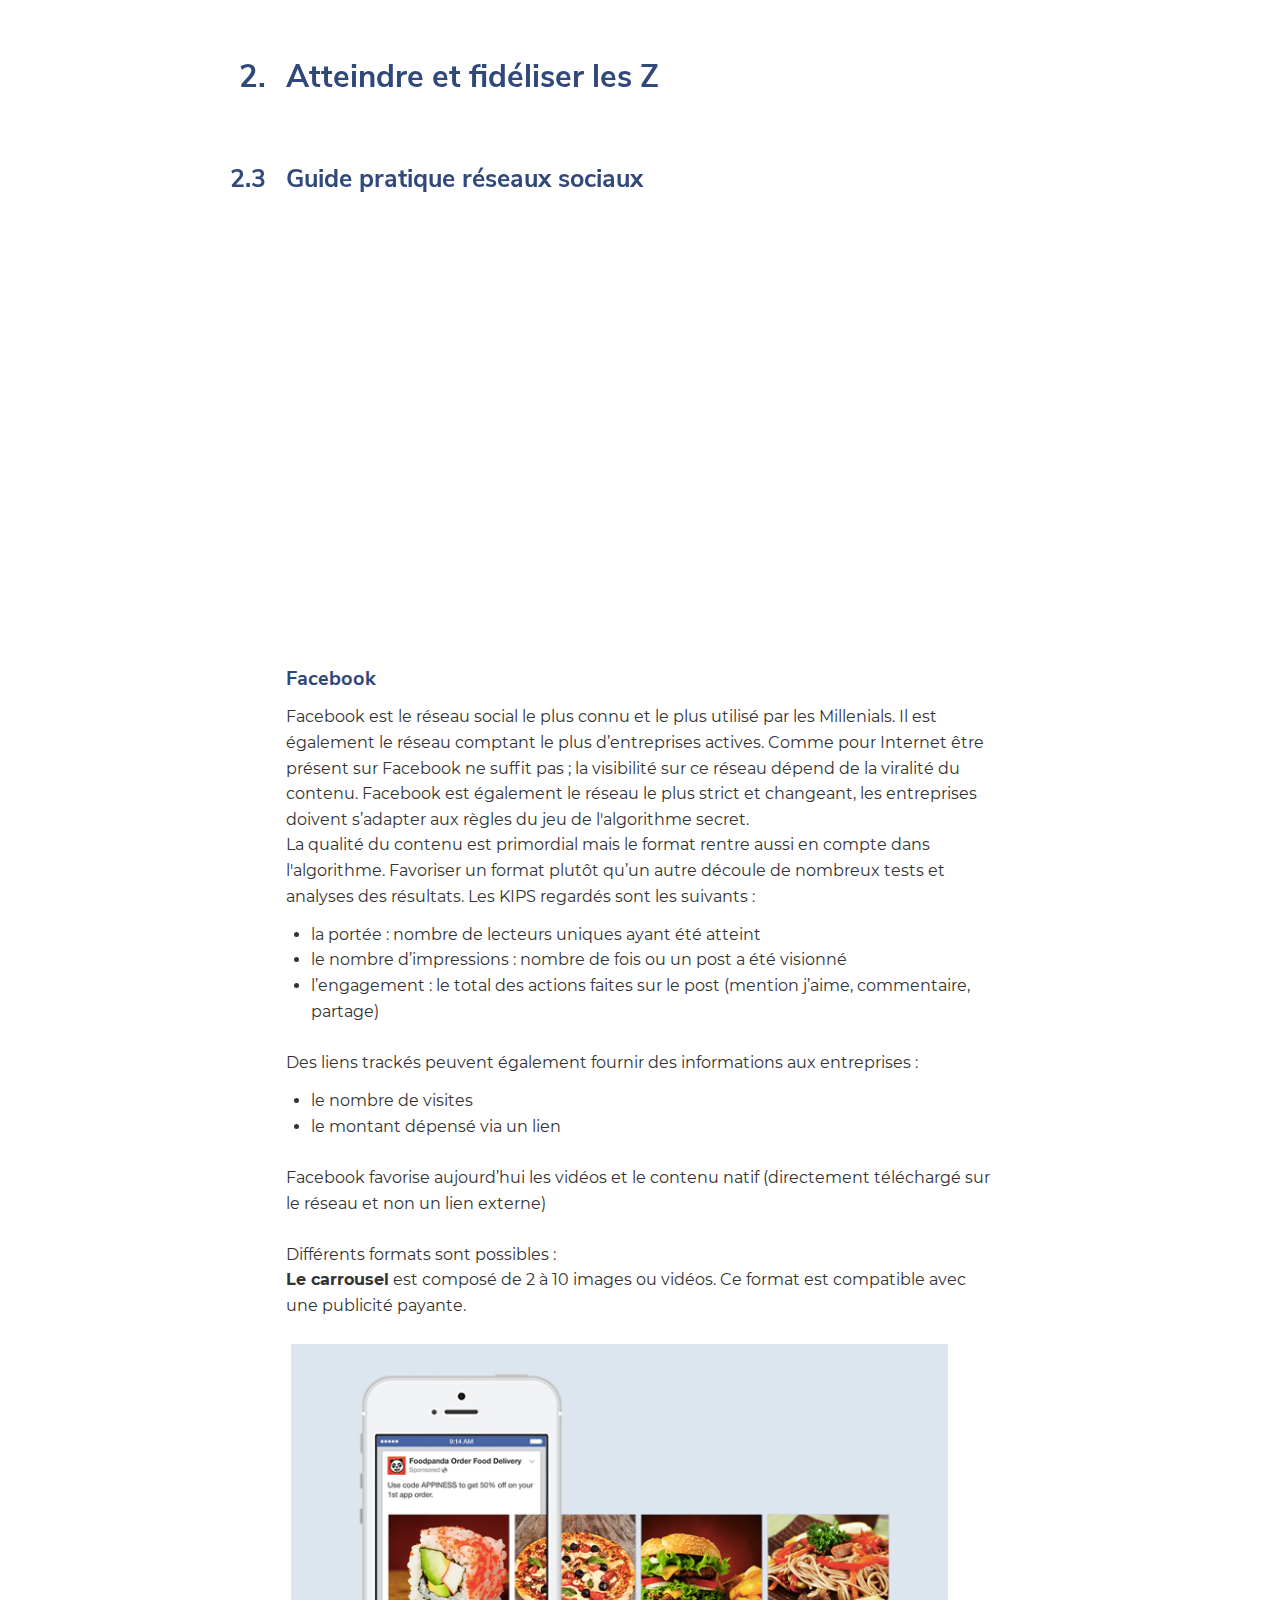
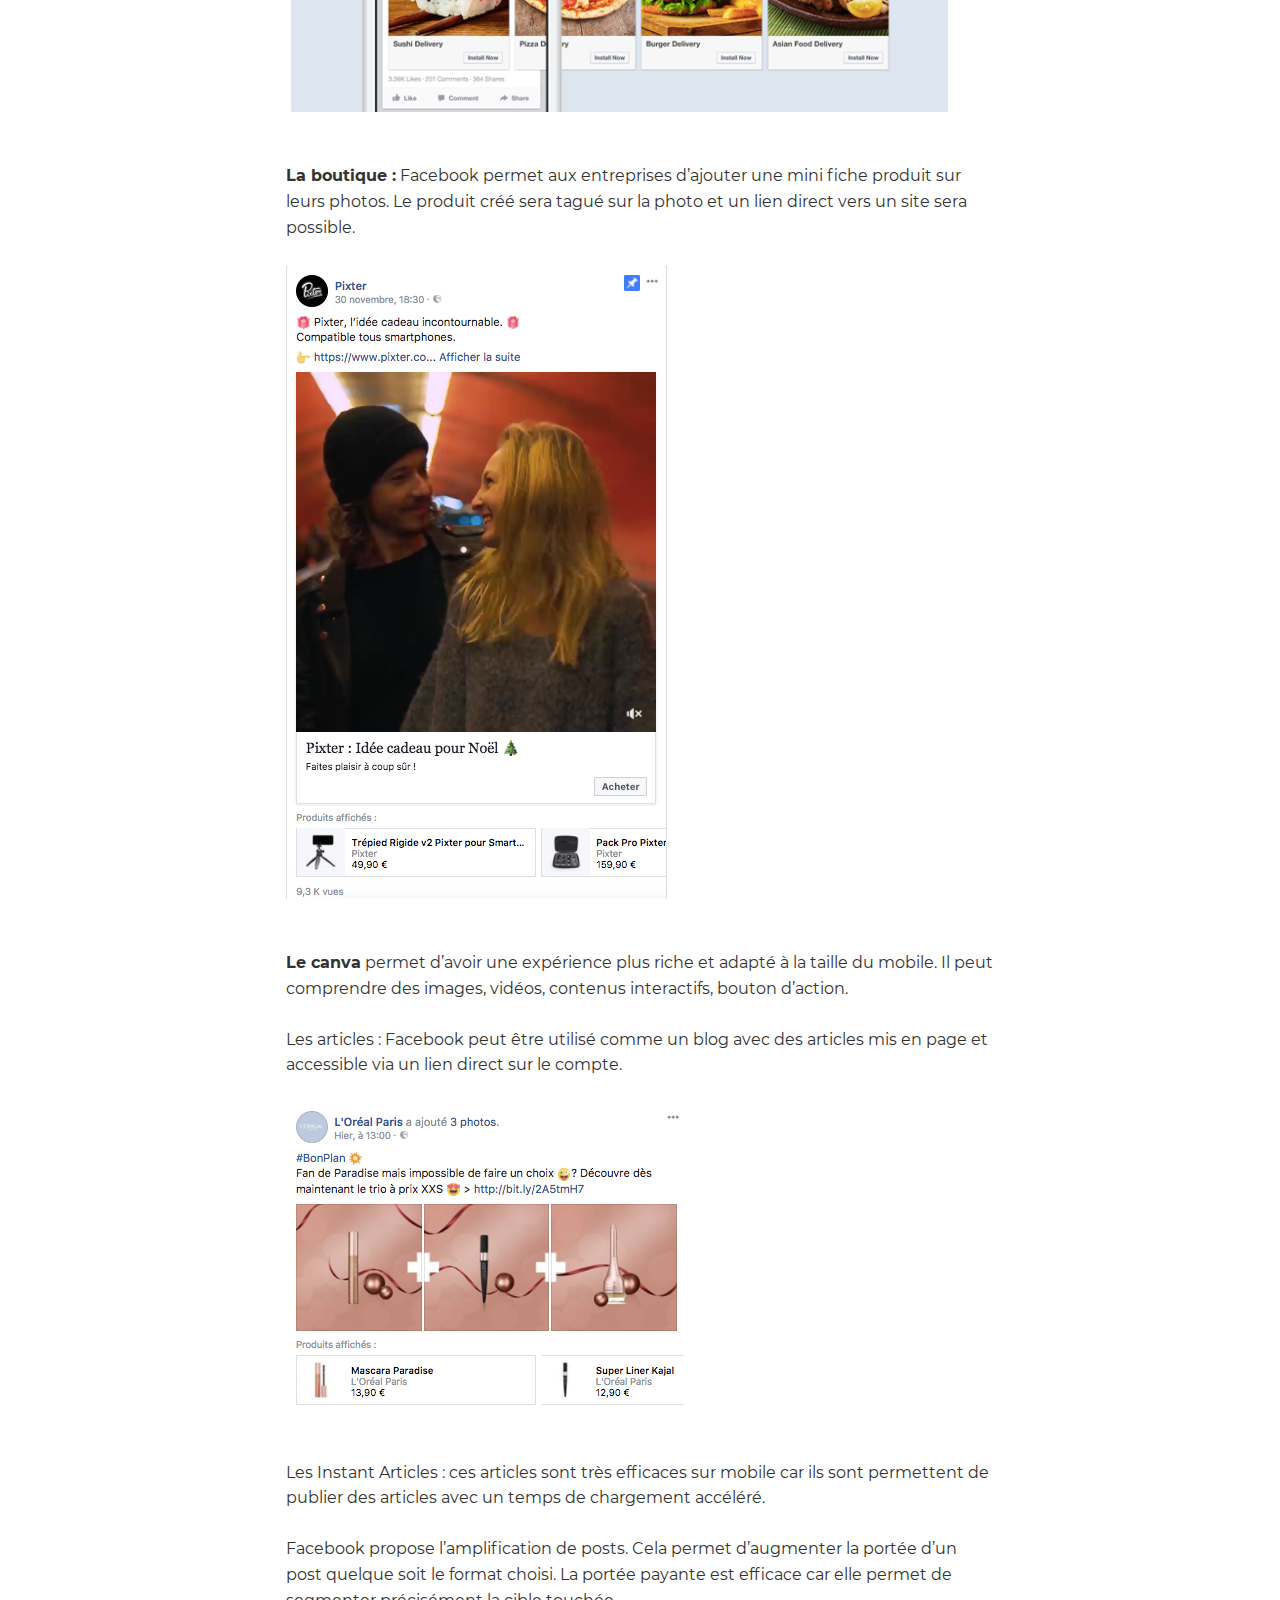
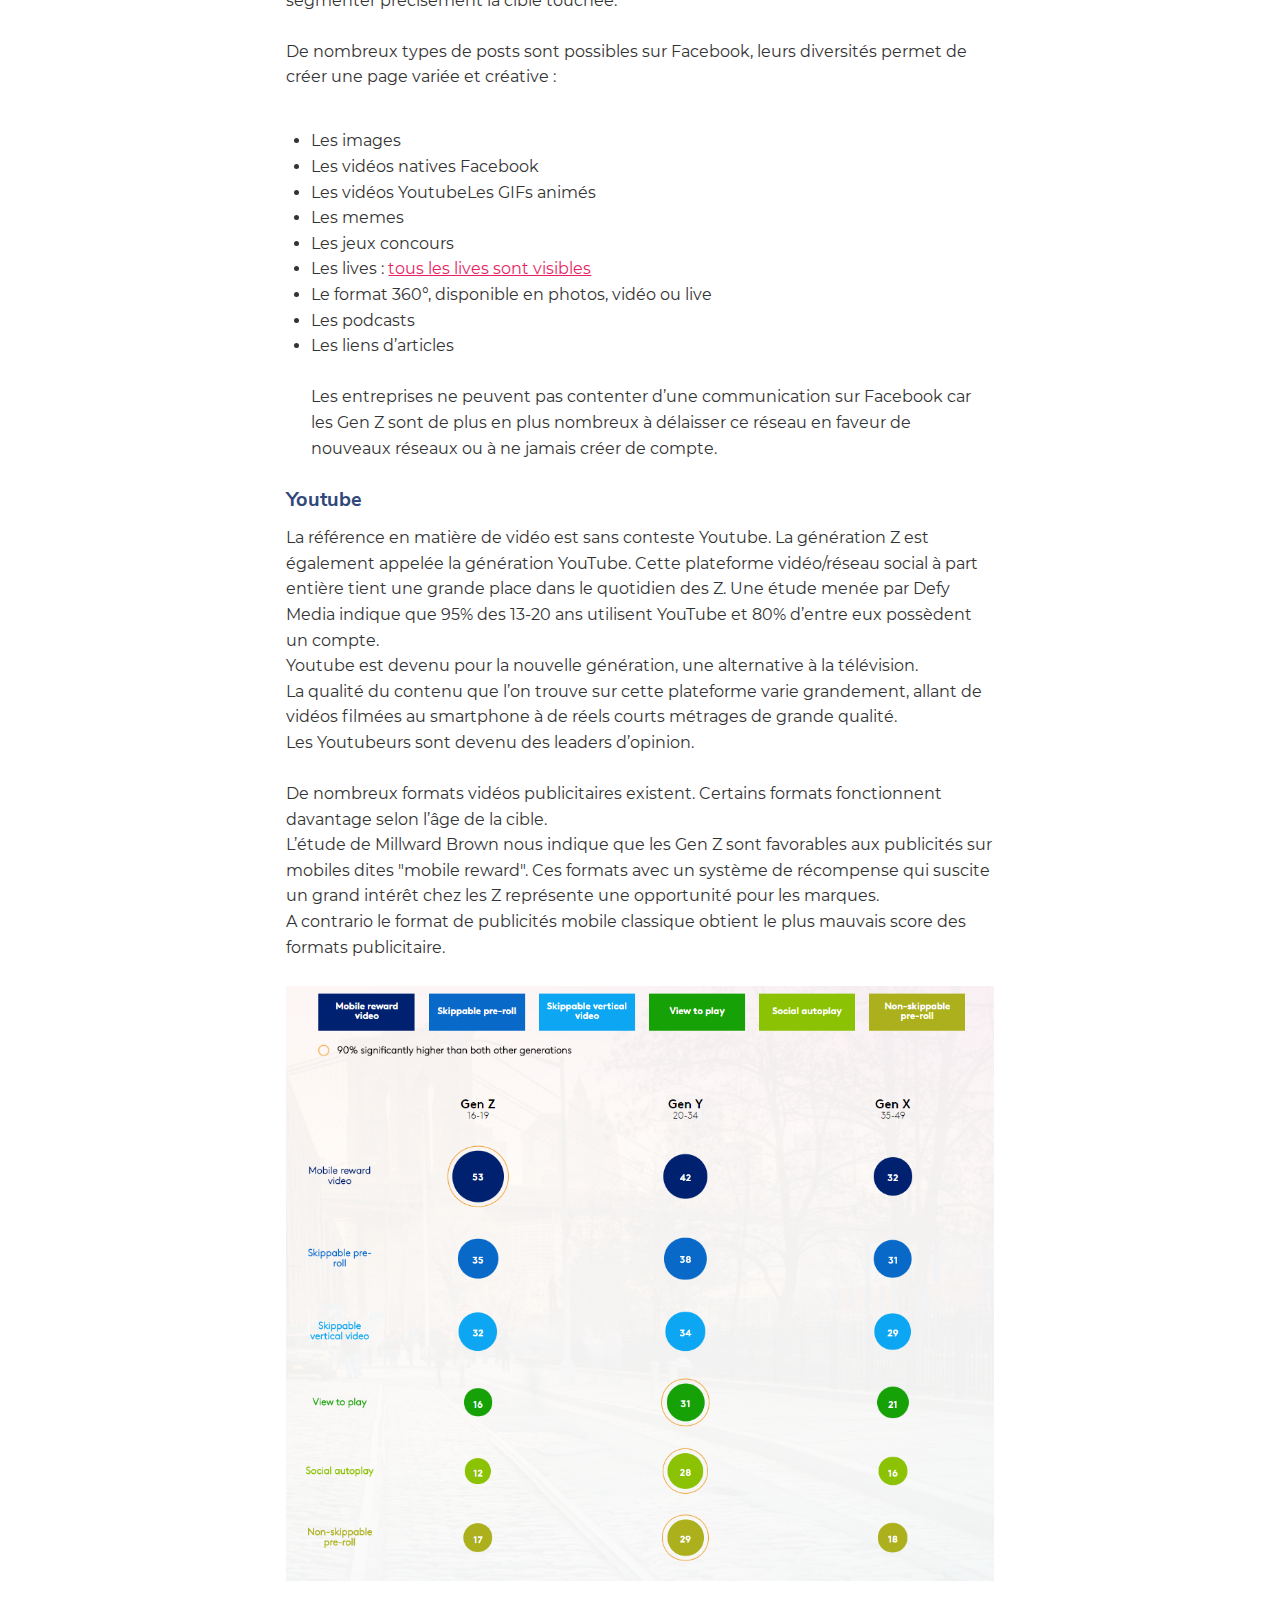
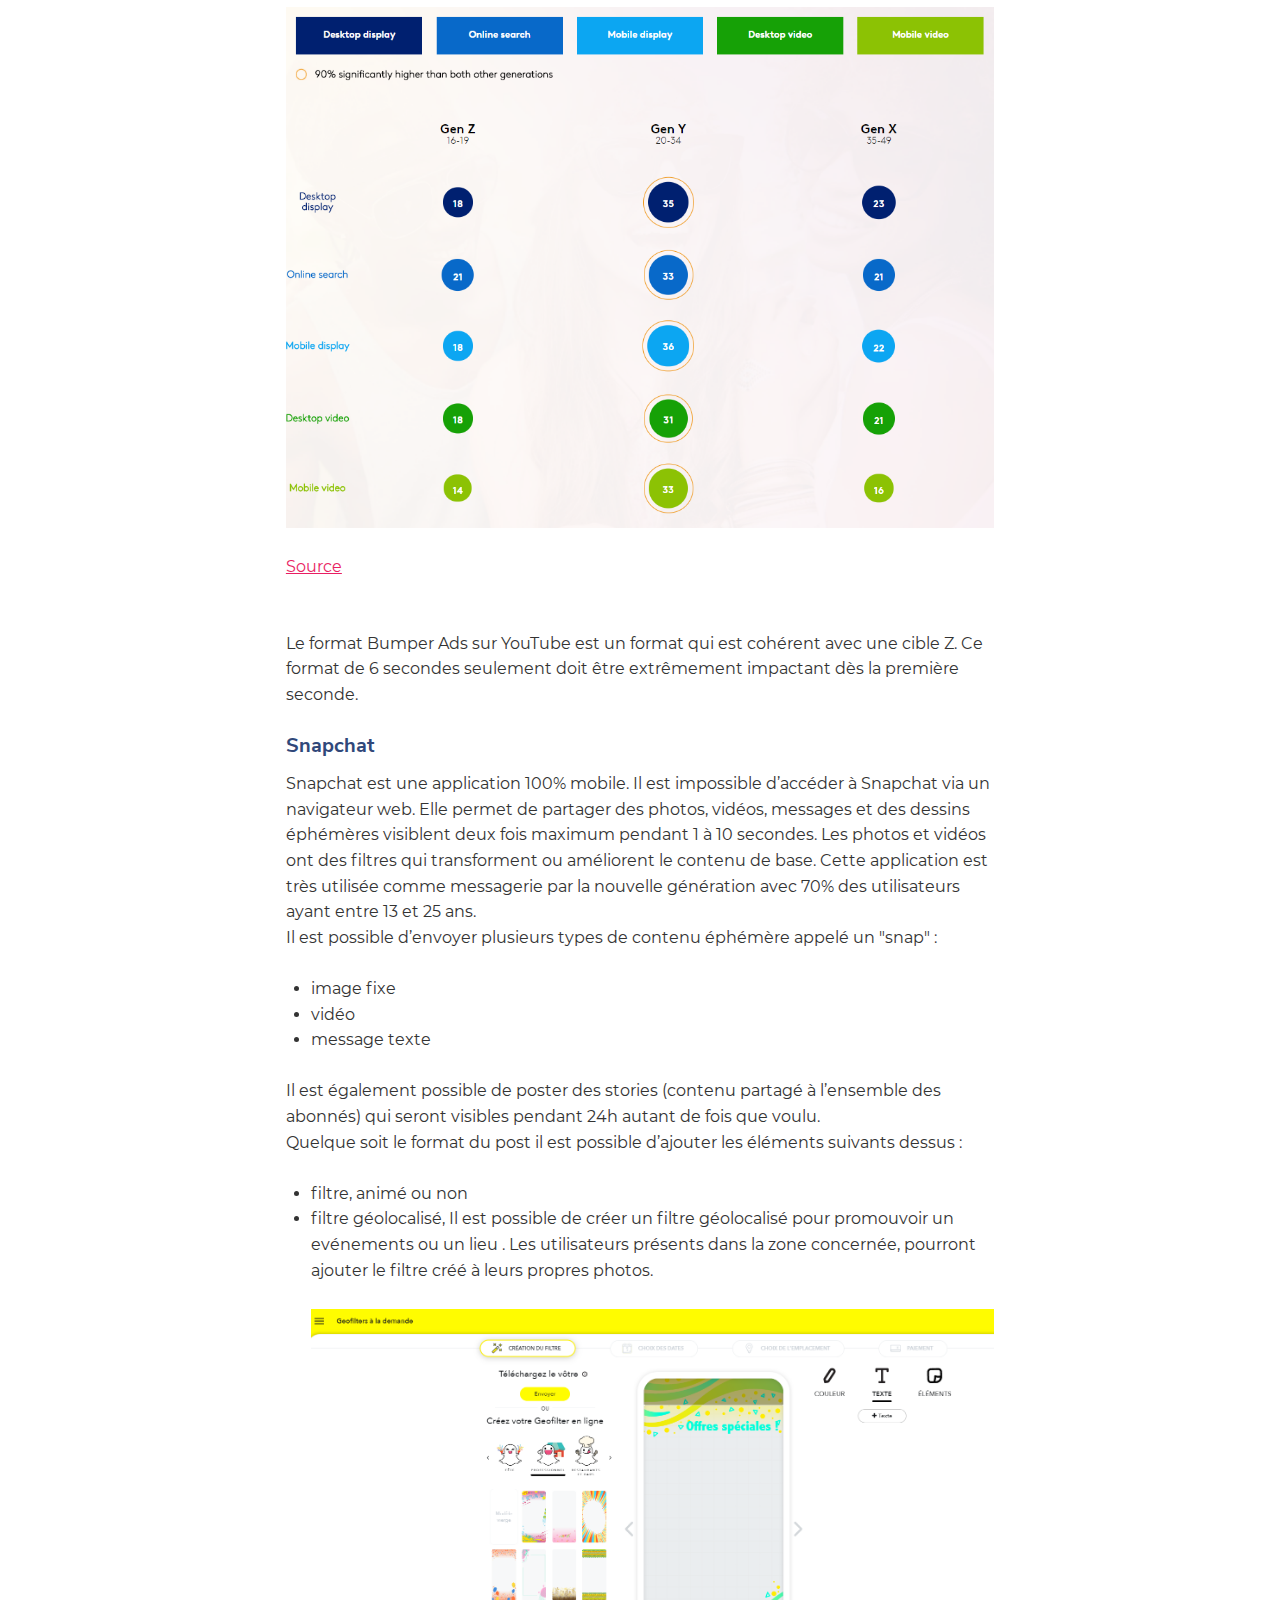
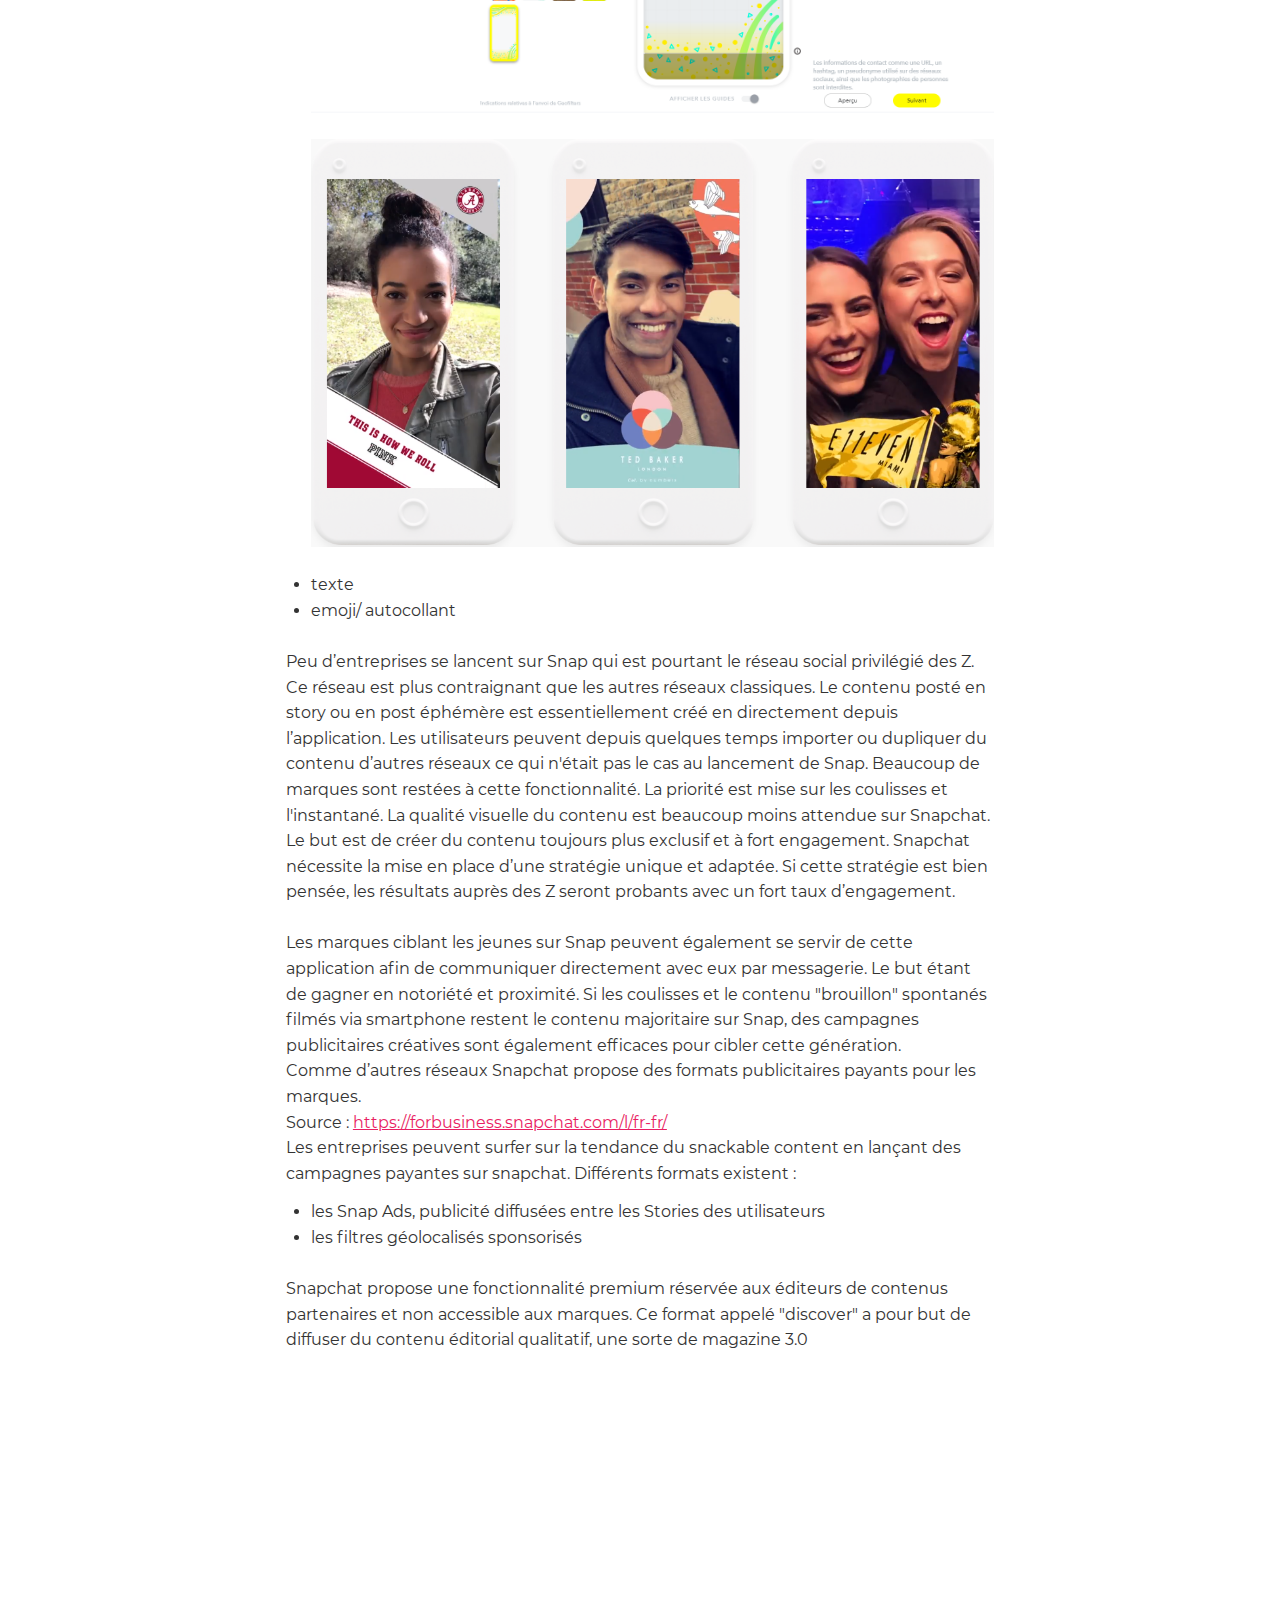
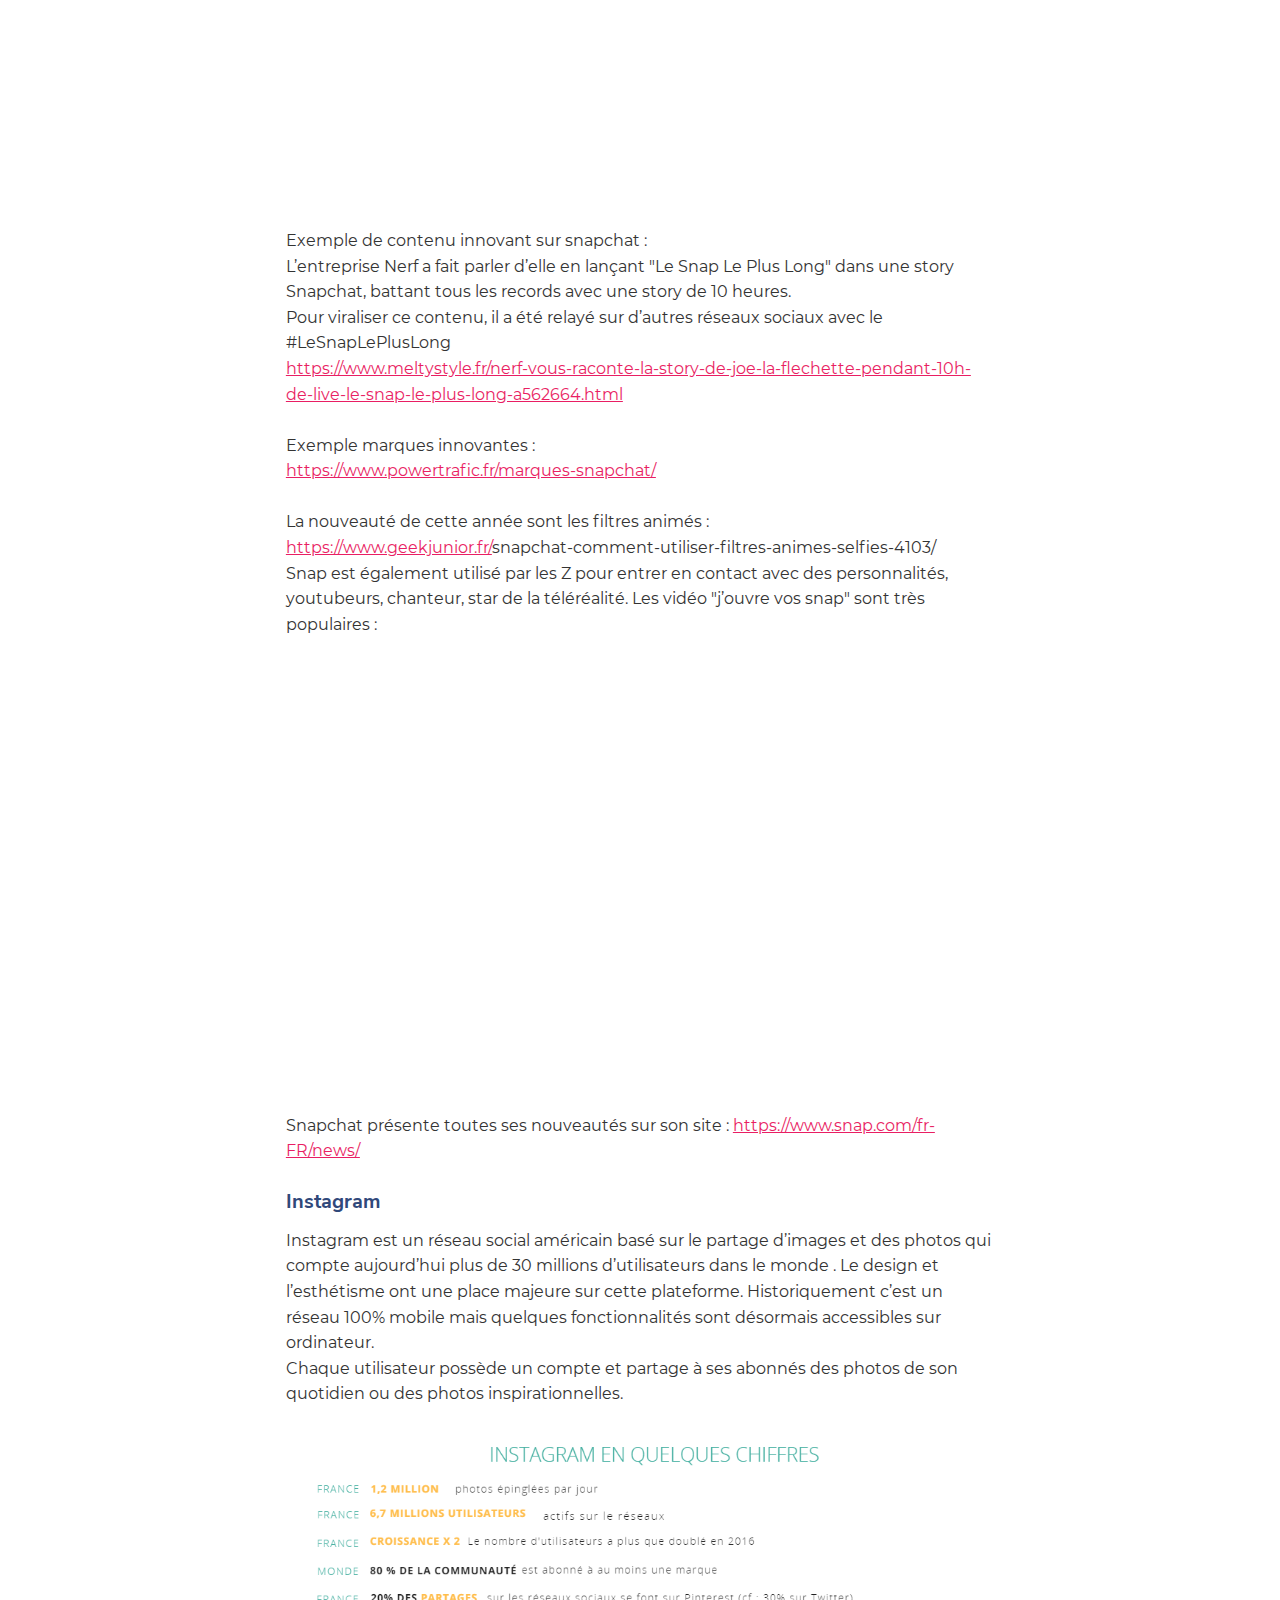
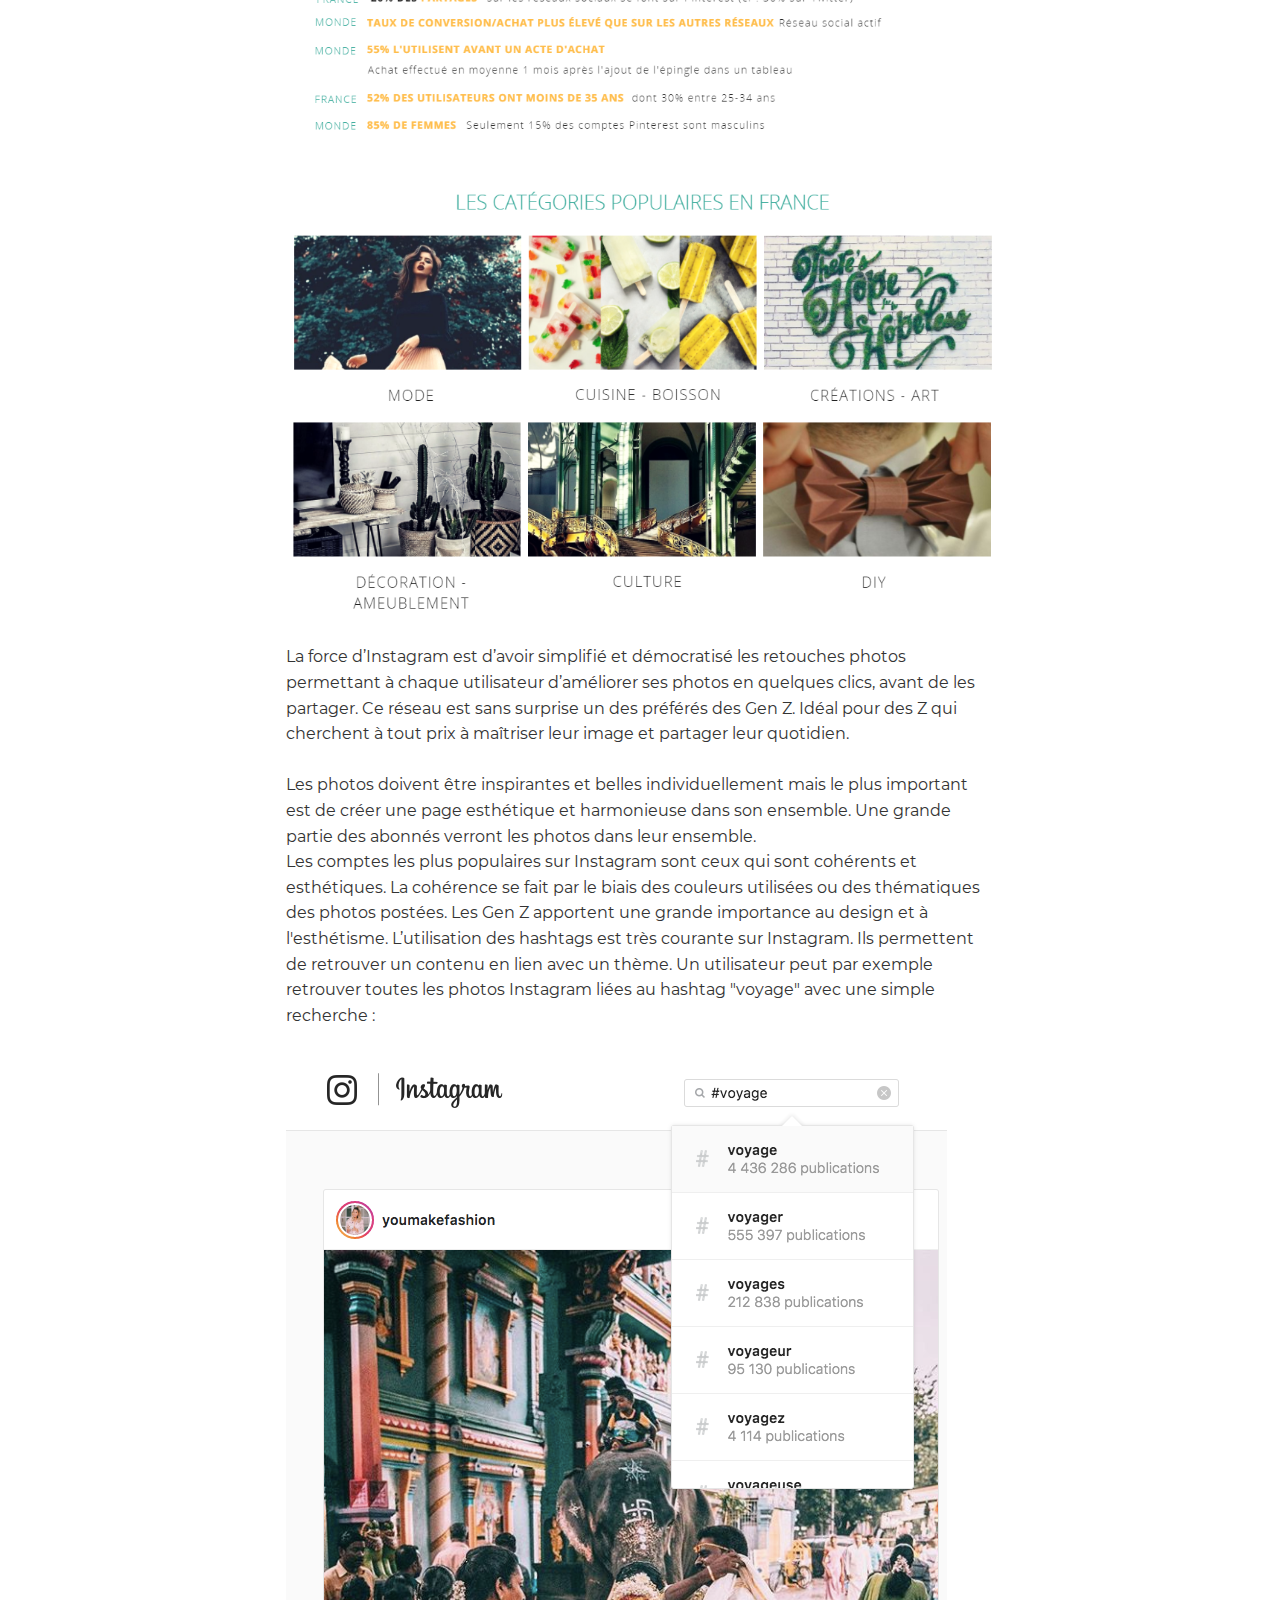
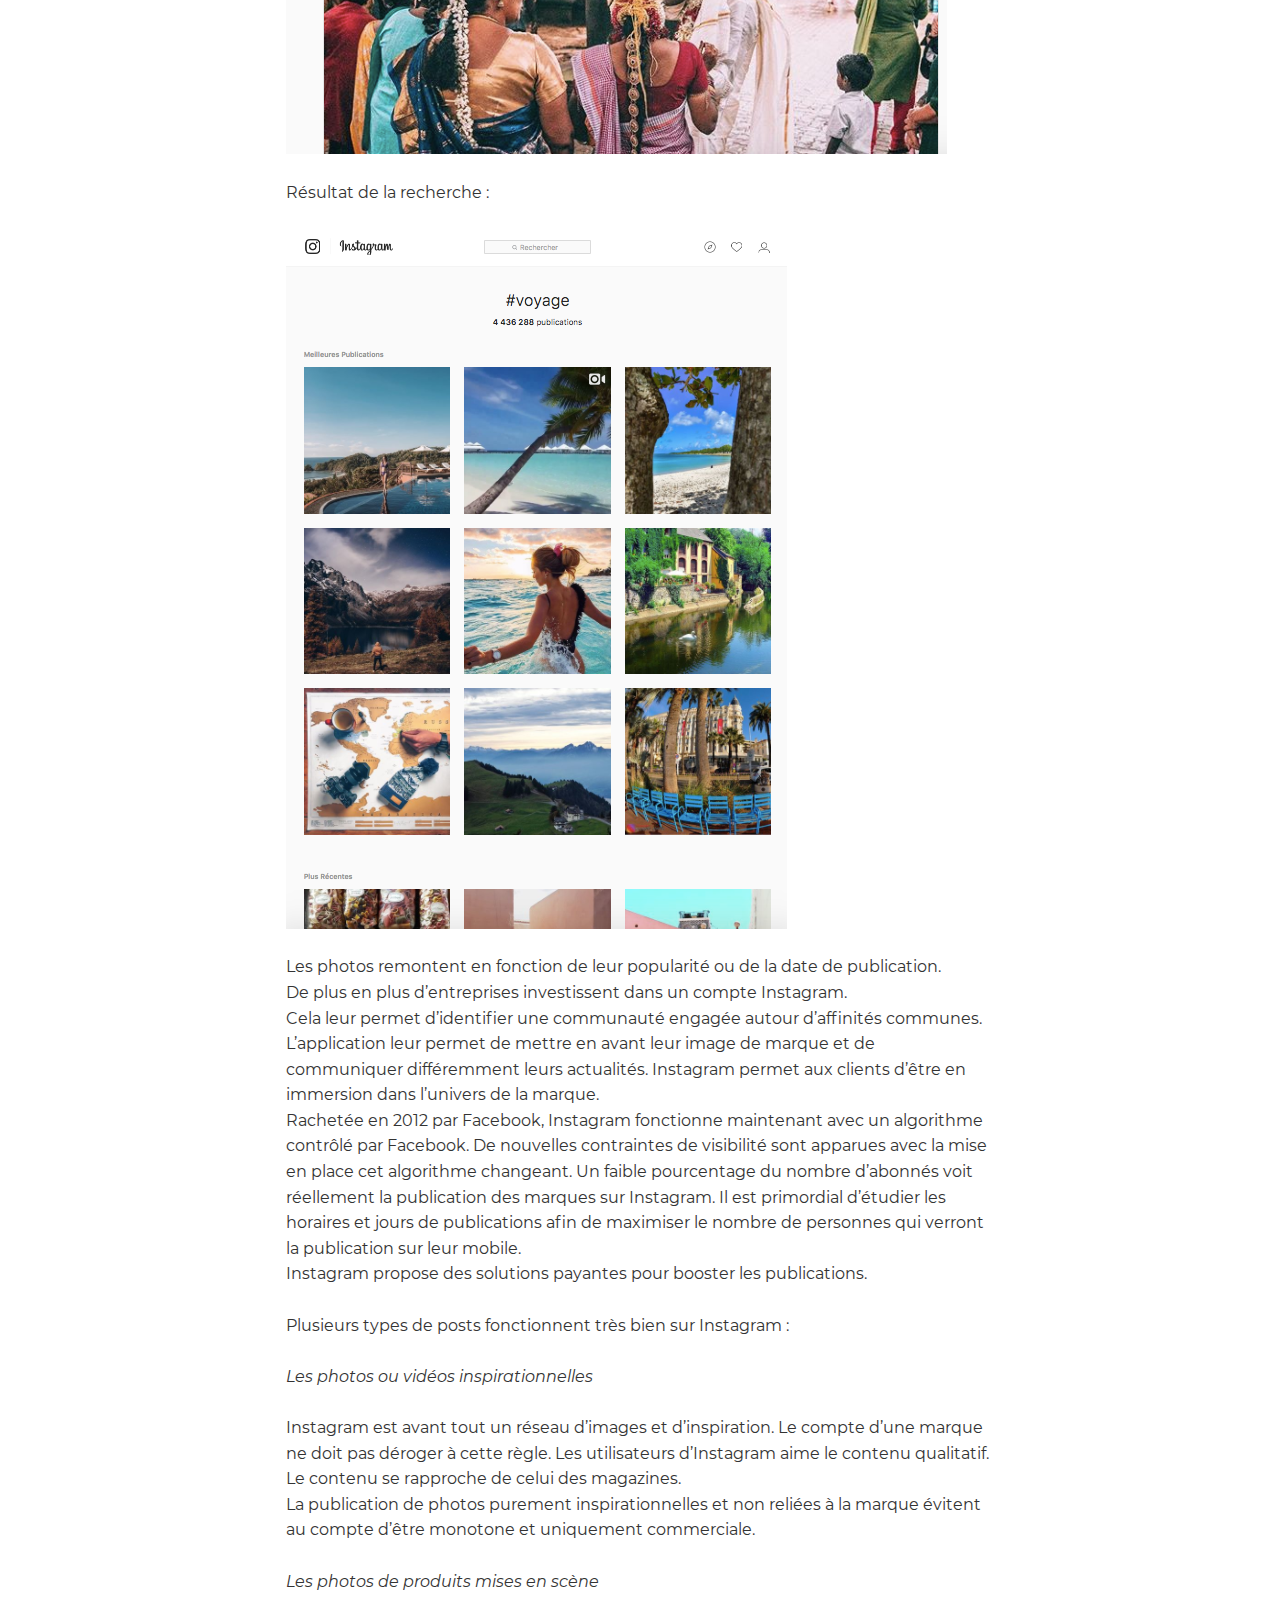
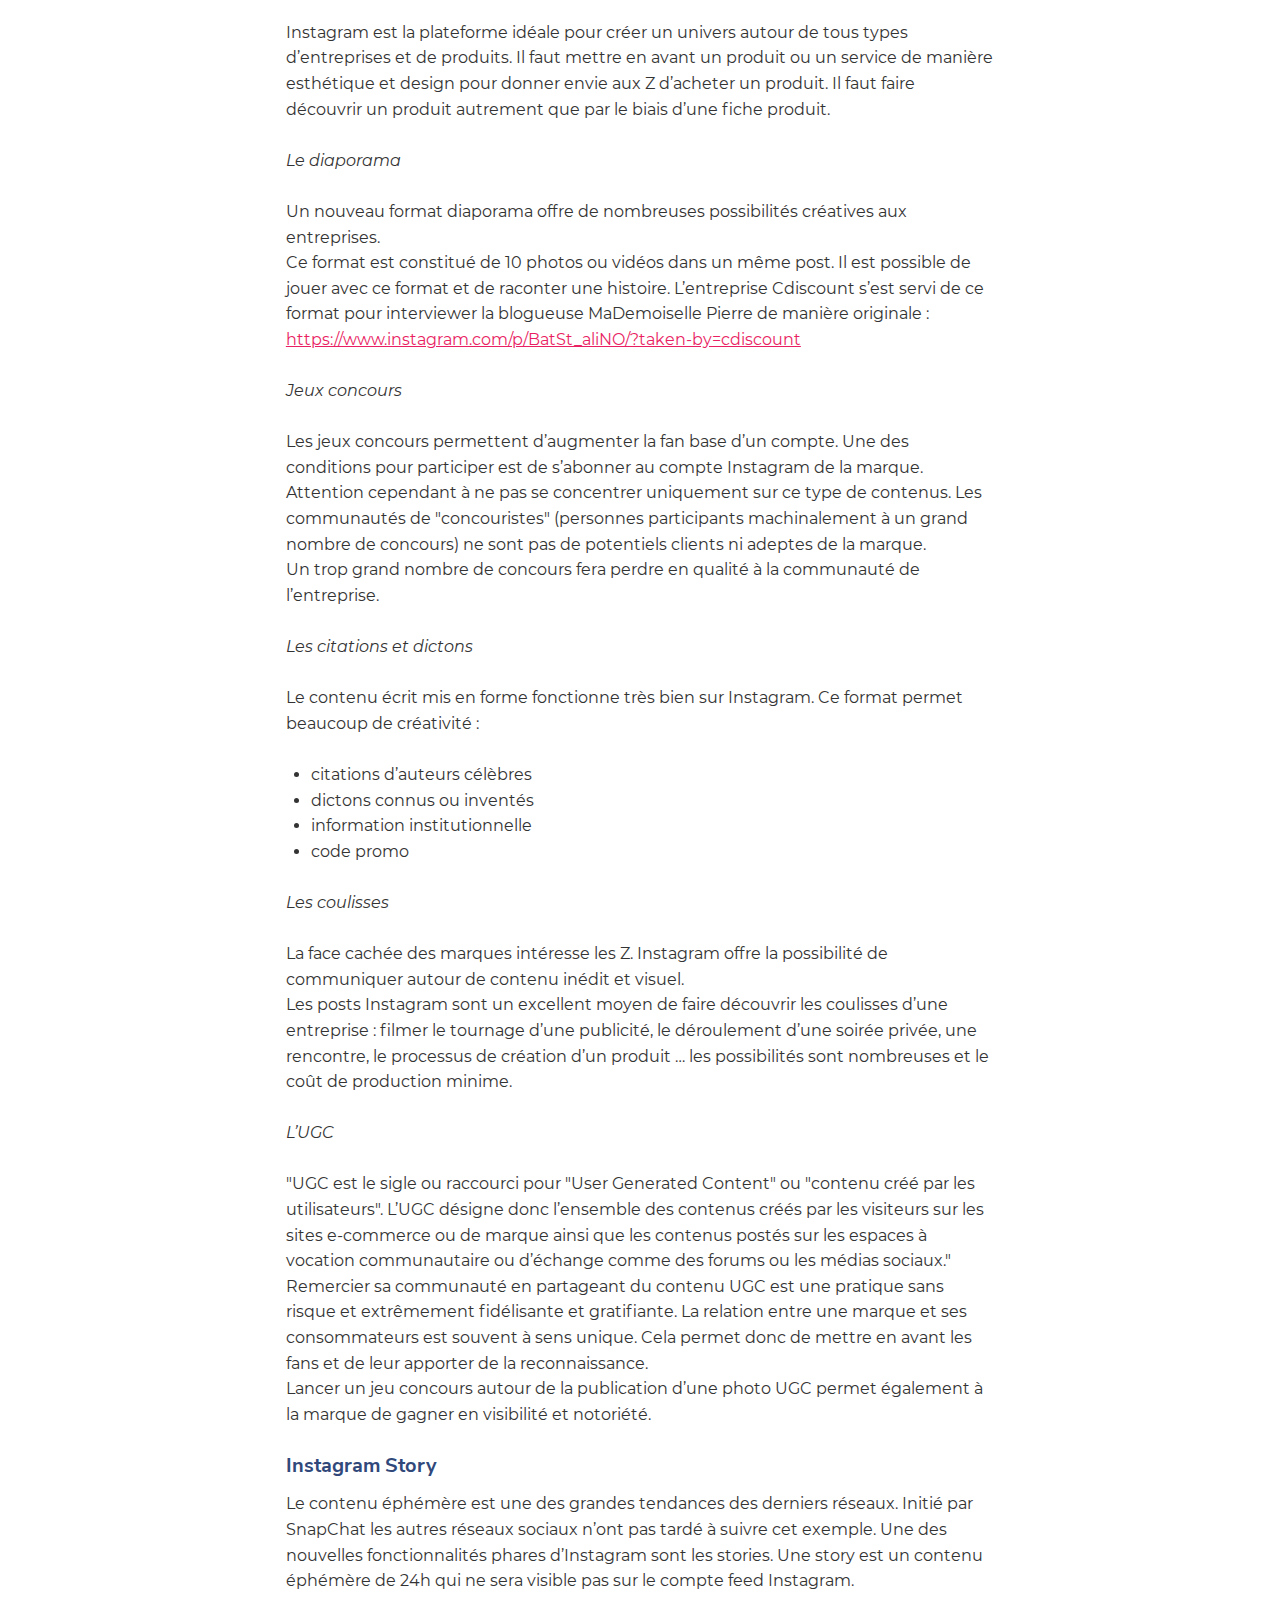
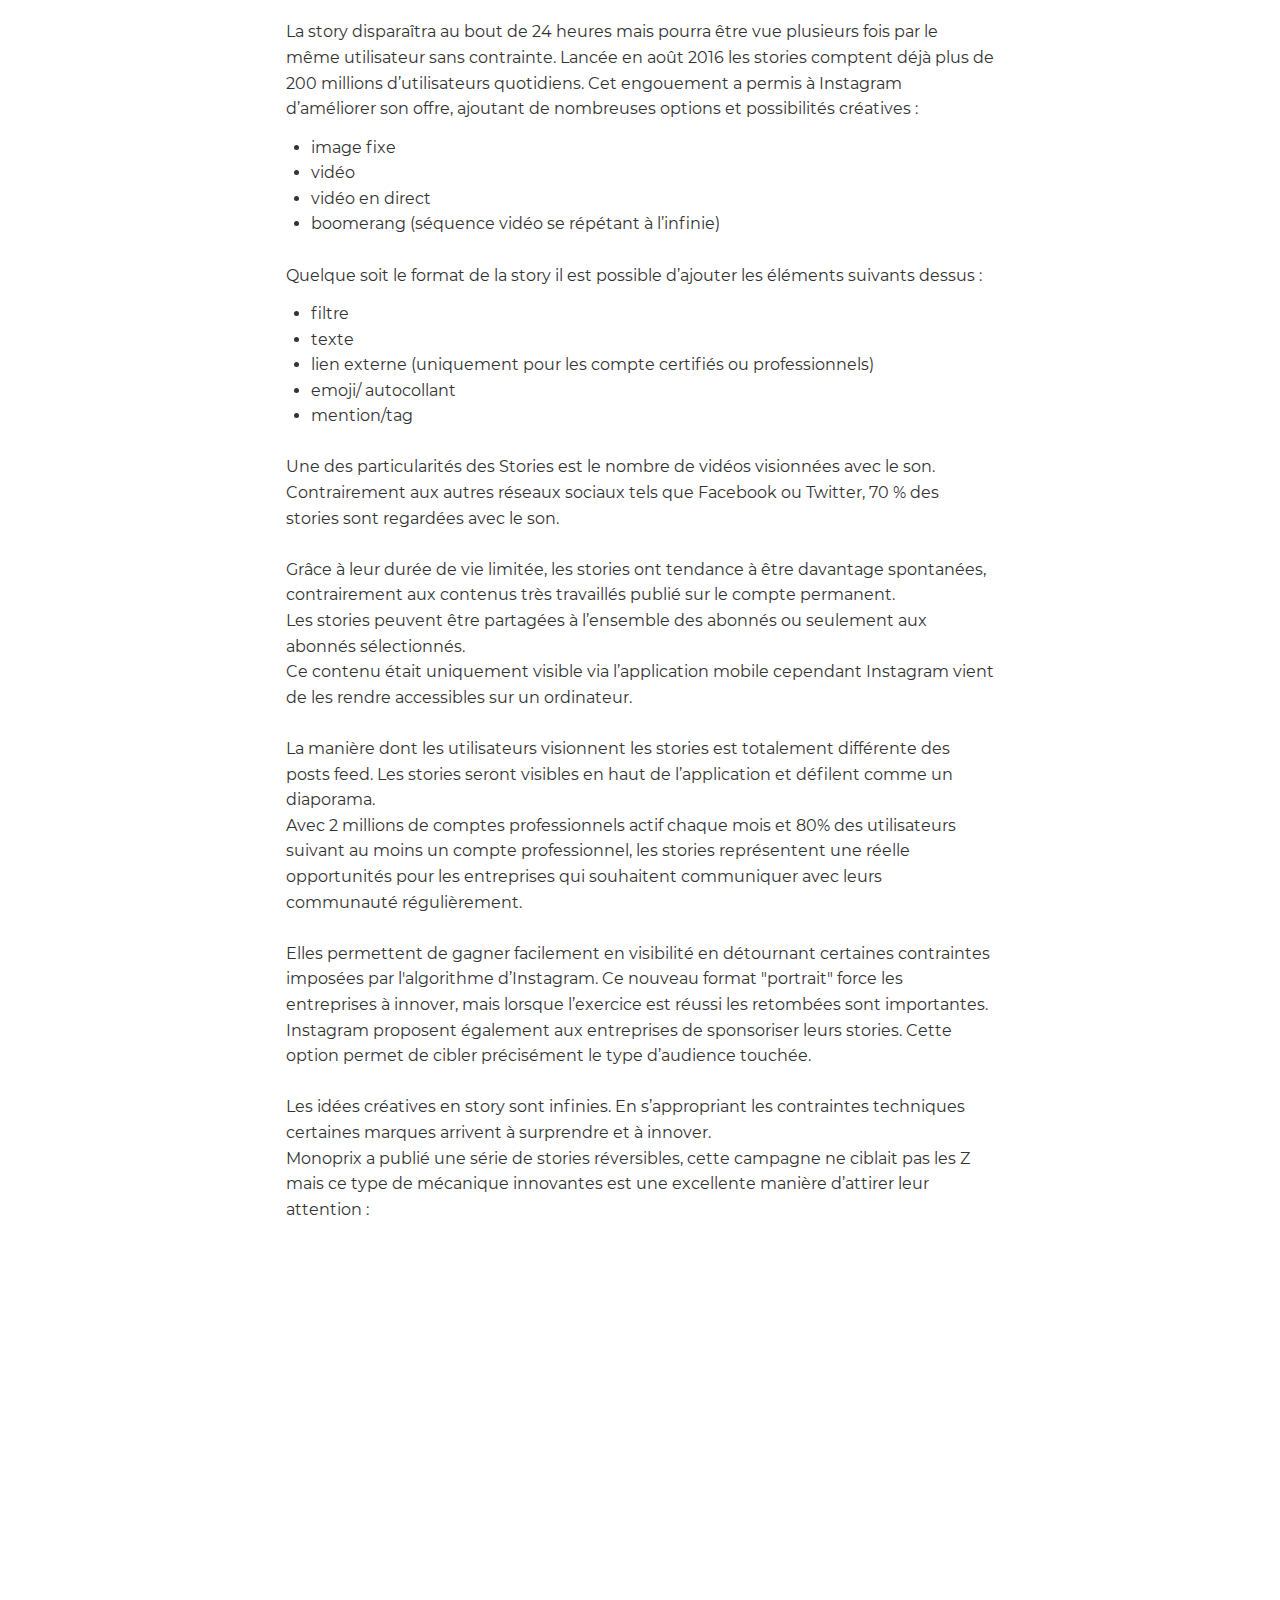
<file: guide-pratique-reseaux-sociaux.html>
<!doctype html>
<html class="no-js" lang="en">
  <head>
    <meta charset="UTF-8">
    <meta name="viewport" content="width=device-width, initial-scale=1.0, shrink-to-fit=no">
    <title>Comment fidéliser la génération Z ? | Louise Le Bolay 2017</title>
    <link href="https://fonts.googleapis.com/css?family=Roboto:400,700" rel="stylesheet">
    <!-- build:css css/main.min.css -->
    <link rel="stylesheet" href="css/main.css" media="all">
    <!-- endbuild -->
  </head>
  <body>
    <article>
      <div class="o-container u-pt-lg">
        <div class="o-grid u-flex-main-center">
          <div class="o-grid__col o-grid__col--12 o-grid__col--8@lg">

            <div class="c-section">
              <h2 id="2" class="c-section__title" data-number="2.">Atteindre et fidéliser les Z</h2>       
              <div class="c-section u-mt-lg">
                <h3 id="23" class="c-section__title" data-number="2.3">Guide pratique réseaux sociaux</h3>
                <div class="c-section u-mt-md">
                  <div class="c-media u-mb-md">
                    <iframe src="https://www.youtube.com/embed/bOjaGWQH52s" frameborder="0" allowfullscreen></iframe>
                  </div>

                  <h4>Facebook</h4>
                  <p>Facebook est le réseau social le plus connu et le plus utilisé par les  Millenials. Il est également le réseau comptant le plus d’entreprises actives. Comme pour Internet être présent sur Facebook ne suffit pas ;  la visibilité sur ce réseau dépend de la viralité du contenu. Facebook est également le réseau le plus strict et changeant, les entreprises doivent s’adapter aux règles du jeu de l'algorithme secret.<br/>
                  La qualité du contenu est primordial mais le format rentre aussi en compte dans l'algorithme. Favoriser un format plutôt qu’un autre découle de nombreux tests et analyses des résultats. Les KIPS regardés sont les suivants :</p>
                  <ul class="u-mt-sm">
                    <li>la portée : nombre de lecteurs uniques ayant été atteint</li>
                    <li>le nombre d’impressions : nombre de fois ou un post a été visionné</li>
                    <li>l’engagement : le total des actions faites sur le post (mention j’aime, commentaire, partage)</li>
                  </ul>
                  <p>Des liens trackés peuvent également fournir des informations aux entreprises :</p>
                  <ul class="u-mt-sm">
                    <li>le nombre de visites</li>
                    <li>le montant dépensé via un lien</li>
                  </ul>

                  <p>Facebook favorise aujourd’hui les vidéos et le contenu natif (directement téléchargé sur le réseau et non un lien externe)</p>

                  <p>Différents formats sont possibles :<br/>
                  <b>Le carrousel</b> est composé de 2 à 10 images ou vidéos. Ce format est compatible avec une publicité payante.</p>
                  <img class="u-mt-md u-mb-md" src="./img/13.png" />

                  <p><b>La boutique :</b> Facebook permet aux entreprises d’ajouter une mini fiche produit sur leurs photos. Le produit créé sera tagué sur la photo et un lien direct vers un site sera possible.</p>
                  <img class="u-mt-md u-mb-md" src="./img/53.png" />

                  <p><b>Le canva</b> permet d’avoir une expérience plus riche et adapté à la taille du mobile. Il peut comprendre des images, vidéos, contenus interactifs, bouton d’action.</p>

                  <p>Les articles : Facebook peut être utilisé comme un blog avec des articles mis en page et accessible via un lien direct sur le compte.</p>
                  <img class="u-mt-md u-mb-md" src="./img/54.png" />

                  <p>Les Instant Articles : ces articles sont très efficaces sur mobile car ils sont permettent de publier des articles avec un temps de chargement accéléré.</p>

                  <p>Facebook propose l’amplification de posts. Cela permet d’augmenter la portée d’un post quelque soit le format choisi. La portée payante est efficace car elle permet de segmenter précisément la cible touchée.</p>

                  <p>De nombreux types de posts sont possibles sur Facebook, leurs diversités permet de créer une page variée et créative :</p>
                  <ul class="u-pt-sm">
                    <li>Les images</li>
                    <li>Les vidéos natives Facebook</li>
                    <li>Les vidéos YoutubeLes GIFs animés</li>
                    <li>Les memes</li>
                    <li>Les jeux concours</li>
                    <li>Les lives : <a target="_blank" href="https://www.facebook.com/live#@44.859978845598015,-0.5521536785344372,4z">tous les lives sont visibles</a></li>
                    <li>Le format 360°, disponible en photos, vidéo ou live</li>
                    <li>Les podcasts</li>
                    <li>Les liens d’articles</li>


                  <p>Les entreprises ne peuvent pas contenter d’une communication sur Facebook car les Gen Z sont de plus en plus nombreux à délaisser ce réseau en faveur de nouveaux réseaux ou à ne jamais créer de compte.</p>
                </div>

                <div class="c-section u-mt-md">
                  <h4>Youtube</h4>
                  <p>La référence en matière de vidéo est sans conteste Youtube. La génération Z est également appelée la génération YouTube.
                  Cette plateforme vidéo/réseau social à part entière tient une grande place dans le quotidien des Z. Une étude menée par Defy Media indique que 95% des 13-20 ans utilisent YouTube et 80% d’entre eux possèdent un compte.<br/> 
                  Youtube est devenu pour la nouvelle génération, une alternative à la télévision.<br/>
                  La qualité du contenu que l’on trouve sur cette plateforme varie grandement, allant de vidéos filmées  au smartphone à de réels courts métrages de grande qualité.<br/>
                  Les Youtubeurs sont devenu des leaders d’opinion.</p>

                  <p>De nombreux formats vidéos publicitaires existent. Certains formats fonctionnent davantage selon l’âge de la cible.<br/>
                  L’étude de Millward Brown nous indique que les Gen Z sont favorables aux publicités sur mobiles dites "mobile reward". Ces formats avec un système de récompense qui suscite un grand intérêt chez les Z représente une opportunité pour les marques.<br/>
                  A contrario le format de publicités mobile classique obtient le plus mauvais score des formats publicitaire.</p>

                  <img class="u-mt-md" src="./img/51.png" alt="Preferred traditional ad formats" />
                  <img class="u-mt-md" src="./img/50.png" alt="Preferred traditional ad formats" />
                  <p class="u-mb-lg"><a href="http://www.millwardbrown.com/adreaction/genxyz/france/what-people-think-about-advertising/preferred-video-ad-formats">Source</a>

                  <p>Le format Bumper Ads sur YouTube est un format qui est cohérent avec une cible Z. Ce format de 6 secondes seulement doit être extrêmement impactant dès la première seconde.</p>
                </div>

                <div class="c-section u-mt-md">
                  <h4>Snapchat</h4>
                  <p>Snapchat est une application 100% mobile. Il est impossible d’accéder à Snapchat via un navigateur web. Elle permet de partager des photos, vidéos, messages et des dessins éphémères visiblent deux fois maximum pendant 1 à 10 secondes. Les photos et vidéos ont des filtres qui transforment ou améliorent le contenu de base. Cette application est très utilisée comme messagerie par la nouvelle génération avec 70% des utilisateurs ayant entre 13 et 25 ans.<br/> 
                  Il est possible d’envoyer plusieurs types de contenu éphémère appelé un "snap" :</p>
                  <ul>
                    <li>image fixe</li>
                    <li>vidéo</li>
                    <li>message texte</li>
                  </ul>
                  <p>Il est également possible de poster des stories (contenu partagé à l’ensemble des abonnés) qui seront visibles pendant 24h autant de fois que voulu.<br/>
                  Quelque soit le format du post il est possible d’ajouter les éléments suivants dessus :</p>
                  <ul>
                    <li>filtre, animé ou non</li>
                    <li>filtre géolocalisé, Il est possible de créer un filtre géolocalisé pour promouvoir un evénements ou un lieu . Les utilisateurs présents dans la zone concernée, pourront ajouter le filtre  créé à leurs propres photos.<br/>
                    <img class="u-mt-md" src="./img/16.png" /><br/>
                    <img class="u-mt-md u-mb-md" src="./img/17.png" /></li>
                    <li>texte</li>
                    <li>emoji/ autocollant</li>
                  </ul>

                  <p>Peu d’entreprises se lancent sur Snap qui est pourtant le réseau social privilégié des Z.<br/>
                  Ce réseau est plus contraignant que les autres réseaux classiques. Le contenu posté en story ou en post éphémère est essentiellement créé en directement depuis l’application. Les utilisateurs peuvent depuis quelques temps importer ou dupliquer du contenu d’autres réseaux ce qui n'était pas le cas au lancement de Snap. Beaucoup de marques sont restées à cette fonctionnalité. La priorité est mise sur les coulisses et l'instantané. La qualité visuelle du contenu est beaucoup moins attendue sur Snapchat. Le but est de créer du contenu toujours plus exclusif et à fort engagement. Snapchat nécessite la mise en place d’une stratégie unique et adaptée. Si cette stratégie est bien pensée, les résultats auprès des Z seront probants avec un fort taux d’engagement.</p>

                  <p>Les marques ciblant les jeunes sur Snap peuvent également se servir de cette application afin de communiquer directement avec eux par messagerie. Le but étant de gagner en notoriété et proximité. Si les coulisses et le contenu "brouillon" spontanés filmés via smartphone restent le contenu majoritaire sur Snap, des campagnes publicitaires créatives sont également efficaces pour cibler cette génération.<br/>
                  Comme d’autres réseaux Snapchat propose des formats publicitaires payants pour les marques.<br/>
                  Source : <a href="https://forbusiness.snapchat.com/l/fr-fr/">https://forbusiness.snapchat.com/l/fr-fr/</a><br/>
                  Les entreprises peuvent surfer sur la tendance du snackable content en lançant des campagnes payantes sur snapchat. Différents formats existent :</p>
                  <ul class="u-mt-sm">
                    <li>les Snap Ads, publicité diffusées entre les Stories des utilisateurs</li>
                    <li>les filtres géolocalisés sponsorisés</li>
                  </ul>
                  <p>Snapchat propose une fonctionnalité premium réservée aux éditeurs de contenus partenaires et non accessible aux marques. Ce format appelé "discover" a pour but de diffuser du contenu éditorial qualitatif, une sorte de magazine 3.0</p>

                  <div class="c-media u-mt-lg">
                    <iframe src="https://www.youtube.com/embed/Ob3TH9IEnpk" frameborder="0" allowfullscreen></iframe>
                  </div>
                   
                  <p>Exemple de contenu innovant sur snapchat :<br/>
                  L’entreprise Nerf a fait parler d’elle en lançant "Le Snap Le Plus Long" dans une story Snapchat, battant tous les records avec une story de 10 heures.<br/>
                  Pour viraliser ce contenu, il a été relayé sur d’autres réseaux sociaux avec le #LeSnapLePlusLong<br/>
                  <a href="https://www.meltystyle.fr/nerf-vous-raconte-la-story-de-joe-la-flechette-pendant-10h-de-live-le-snap-le-plus-long-a562664.html">https://www.meltystyle.fr/nerf-vous-raconte-la-story-de-joe-la-flechette-pendant-10h-de-live-le-snap-le-plus-long-a562664.html</a></p>
                  
                  <p>Exemple marques innovantes :<br/>
                  <a href="https://www.powertrafic.fr/marques-snapchat/">https://www.powertrafic.fr/marques-snapchat/</a></p>

                  <p>La nouveauté de cette année sont les filtres animés : <a href="https://www.geekjunior.fr/">https://www.geekjunior.fr/</a>snapchat-comment-utiliser-filtres-animes-selfies-4103/<br/>
                  Snap est également utilisé par les Z pour entrer en contact avec des personnalités, youtubeurs, chanteur, star de la téléréalité. Les vidéo "j’ouvre vos snap" sont très populaires :</p>

                  <div class="c-media u-mt-lg">
                    <iframe src="https://www.youtube.com/embed/5nWegqwyyqA&t" frameborder="0" allowfullscreen></iframe>
                  </div>

                  <p>Snapchat présente toutes ses nouveautés sur son site : <a href="https://www.snap.com/fr-FR/news/">https://www.snap.com/fr-FR/news/</a></p>
                </div>

                <div class="c-section u-mt-md">
                  <h4>Instagram</h4>
                  <p>Instagram est un réseau social américain basé sur le partage d’images et des photos qui compte aujourd’hui plus de 30 millions d’utilisateurs dans le monde . Le design et l’esthétisme ont une place majeure sur cette plateforme. Historiquement c’est un réseau 100% mobile mais quelques fonctionnalités sont désormais accessibles sur ordinateur.<br/>
                  Chaque utilisateur possède un compte et partage à ses abonnés des photos de son quotidien ou des photos inspirationnelles.</p> 

                  <img class="u-mt-md" src="./img/18.png" />
                  <img class="u-mt-md" src="./img/19.png" />

                  <p>La force d’Instagram est d’avoir simplifié et démocratisé les retouches photos permettant à chaque utilisateur d’améliorer ses photos en quelques clics, avant de les partager. Ce réseau est sans surprise un des préférés des Gen Z. Idéal pour des Z qui cherchent à tout prix à maîtriser leur image et partager leur quotidien.</p>

                  <p>Les photos doivent être inspirantes et belles individuellement mais le plus important est de créer une page esthétique et harmonieuse dans son ensemble. Une grande partie des abonnés verront les photos dans leur ensemble.<br/>
                  Les comptes les plus populaires sur Instagram sont ceux qui sont cohérents et esthétiques. La cohérence se fait par le biais des couleurs utilisées ou des thématiques des photos postées. Les Gen Z apportent une grande importance au design et à l'esthétisme. 
                  L’utilisation des hashtags est très courante sur Instagram. Ils permettent de retrouver un contenu en lien avec un thème. Un utilisateur peut par exemple retrouver toutes les photos Instagram  liées au hashtag "voyage" avec une simple recherche :</p>

                  <img class="u-mt-md" src="./img/20.png" />

                  <p>Résultat de la recherche :</p>

                  <img class="u-mt-md" src="./img/21.png" />

                  <p>Les photos remontent en fonction de leur popularité ou de la date de publication.<br/>
                  De plus en plus d’entreprises investissent dans un compte Instagram.<br/>
                  Cela leur permet d’identifier une communauté engagée autour d’affinités communes. L’application leur permet de mettre en avant leur image de marque et de communiquer différemment leurs actualités. Instagram permet aux clients d’être en immersion dans l’univers de la marque.<br/>
                  Rachetée en 2012 par Facebook, Instagram fonctionne maintenant avec un algorithme contrôlé par Facebook. De nouvelles contraintes de visibilité sont apparues avec la mise en place cet algorithme changeant. Un faible pourcentage du nombre d’abonnés voit réellement la publication des marques sur Instagram. Il est primordial d’étudier les horaires et jours de publications afin de maximiser le nombre de personnes qui verront la publication sur leur mobile.<br/>
                  Instagram propose des solutions payantes pour booster les publications.</p>

                  <p>Plusieurs types de posts fonctionnent très bien sur Instagram :</p>
                  <p><em>Les photos ou vidéos inspirationnelles</em></p>
                  <p>Instagram est avant tout un réseau d’images et d’inspiration. Le compte d’une marque ne doit pas déroger à cette règle. Les utilisateurs d’Instagram aime le contenu qualitatif. Le contenu se rapproche de celui des magazines.<br/>
                  La publication de photos purement inspirationnelles et non reliées à la marque évitent au compte d’être monotone et uniquement commerciale.</p>

                  <p><em>Les photos de produits mises en scène</em></p>
                  <p>Instagram est la plateforme idéale pour créer un univers autour de tous types d’entreprises et de produits. Il faut mettre en avant un produit ou un service de manière esthétique et design pour donner envie aux Z d’acheter un produit. Il faut faire découvrir un produit autrement que par le biais d’une fiche produit.</p>

                  <p><em>Le diaporama</em></p>
                  <p>Un nouveau format diaporama offre de nombreuses possibilités créatives aux entreprises.<br/> 
                  Ce format est constitué de 10 photos ou vidéos dans un même post. Il est possible de jouer avec ce format et de raconter une histoire.
                  L’entreprise Cdiscount s’est servi de ce format pour interviewer la blogueuse MaDemoiselle Pierre de manière originale : 
                  <a href="https://www.instagram.com/p/BatSt_aliNO/?taken-by=cdiscount">https://www.instagram.com/p/BatSt_aliNO/?taken-by=cdiscount</a></p>

                  <p><em>Jeux concours</em></p>
                  <p>Les jeux concours permettent d’augmenter la fan base d’un compte. Une des conditions pour participer est de s’abonner au compte Instagram de la marque.<br/>
                  Attention cependant à ne pas se concentrer uniquement sur ce type de contenus. Les communautés de "concouristes" (personnes participants machinalement à un grand nombre de concours) ne sont pas de potentiels clients ni adeptes de la marque.<br/>
                  Un trop grand nombre de concours fera perdre en qualité à la communauté de l’entreprise.</p>

                  <p><em>Les citations et dictons</em></p>
                  <p>Le contenu écrit mis en forme fonctionne très bien sur Instagram. Ce format permet beaucoup de créativité :</p>
                  <ul>
                    <li>citations d’auteurs célèbres</li>
                    <li>dictons connus ou inventés</li>
                    <li>information institutionnelle</li>
                    <li>code promo</li>
                  </ul>

                  <p><em>Les coulisses</em></p>
                  <p>La face cachée des marques intéresse les Z. Instagram offre la possibilité de communiquer autour de contenu inédit et visuel.<br/>
                  Les posts Instagram sont un excellent moyen de faire découvrir les coulisses d’une entreprise : filmer le tournage d’une publicité, le déroulement d’une soirée privée, une rencontre, le processus de création d’un produit … les possibilités sont nombreuses et le coût de production minime.</p>

                  <p><em>L’UGC</em></p>
                  <p>"UGC est le sigle ou raccourci pour "User Generated Content" ou "contenu créé par les utilisateurs". L’UGC désigne donc l’ensemble des contenus créés par les visiteurs sur les sites e-commerce ou de marque ainsi que les contenus postés sur les espaces à vocation communautaire ou d’échange comme des forums ou les médias sociaux."<br/>
                  Remercier sa communauté en partageant du contenu UGC est une pratique sans risque et extrêmement fidélisante et gratifiante.
                  La relation entre une marque et ses consommateurs est souvent à sens unique. Cela permet donc de mettre en avant les fans et de leur apporter de la reconnaissance.<br/>
                  Lancer un jeu concours autour de la publication d’une photo UGC permet également à la marque de gagner en visibilité et notoriété.</p>
                </div>

                <div class="c-section u-mt-md">
                  <h4>Instagram Story</h4>
                  <p>Le contenu éphémère est une des grandes tendances des derniers réseaux. Initié par SnapChat les autres réseaux sociaux n’ont pas tardé à suivre cet exemple. Une des nouvelles fonctionnalités phares d’Instagram sont les stories. Une story est un contenu éphémère de 24h qui ne sera visible pas sur le compte feed Instagram.</p>

                  <!-- TODO IMG -->

                  <p>La story disparaîtra au bout de 24 heures mais pourra être vue plusieurs fois par le même utilisateur sans contrainte.
                  Lancée en août 2016 les stories comptent déjà plus de 200 millions d’utilisateurs quotidiens. Cet engouement a permis à Instagram d’améliorer son offre, ajoutant de nombreuses options et possibilités créatives :</p>
                  <ul class="u-mt-sm">
                    <li>image fixe</li>
                    <li>vidéo</li>
                    <li>vidéo en direct</li>
                    <li>boomerang (séquence vidéo se répétant à l’infinie)</li>
                  </ul>
                  <p>Quelque soit le format de la story il est possible d’ajouter les éléments suivants dessus :</p>
                  <ul class="u-mt-sm">
                    <li>filtre</li>
                    <li>texte</li>
                    <li>lien externe (uniquement pour les compte certifiés ou professionnels)</li>
                    <li>emoji/ autocollant</li>
                    <li>mention/tag</li>
                  </ul>

                  <p>Une des particularités des Stories est le nombre de vidéos visionnées avec le son. Contrairement aux autres réseaux sociaux tels que Facebook ou Twitter, 70 % des stories sont regardées avec le son.</p>

                  <p>Grâce à leur durée de vie limitée, les stories ont tendance à être davantage spontanées, contrairement aux contenus très travaillés publié sur le compte permanent.<br/>
                  Les stories peuvent être partagées à l’ensemble des abonnés ou seulement aux abonnés sélectionnés.<br/>
                  Ce contenu était uniquement visible via l’application mobile cependant Instagram vient de les rendre accessibles sur un ordinateur.</p>

                  <p>La manière dont les utilisateurs visionnent les stories est totalement différente des posts feed. Les stories seront visibles en haut de l’application et défilent comme un diaporama.<br/>
                  Avec 2 millions de comptes professionnels actif chaque mois et 80% des utilisateurs suivant au moins un compte professionnel, les stories représentent une réelle opportunités pour les entreprises qui souhaitent communiquer avec leurs communauté régulièrement.</p>

                  <p>Elles permettent de gagner facilement en visibilité en détournant certaines contraintes imposées par l'algorithme d’Instagram. Ce nouveau format "portrait" force les entreprises à innover, mais lorsque l’exercice est réussi les retombées sont importantes.<br/> 
                  Instagram proposent également aux entreprises de sponsoriser leurs stories. Cette option permet de cibler précisément le type d’audience touchée.</p>

                  <p>Les idées créatives en story sont infinies. En s’appropriant les contraintes techniques certaines marques arrivent à surprendre et à innover.<br/>
                  Monoprix a publié une série de stories réversibles, cette campagne ne ciblait pas les Z mais ce type de mécanique innovantes est une excellente manière d’attirer leur attention :</p>
                  <div class="c-media u-mt-lg">
                    <iframe src="https://www.youtube.com/embed/eiuHJsws3D0" frameborder="0" allowfullscreen></iframe>
                  </div>
                  <p>Découvrez de nombreux exemples d’entreprises ayant recours à la publicité sur instagram : https://business.instagram.com/success/</p>

                  <h5>Plusieurs types de contenus fonctionnent sur Instagram Story :</h5>
                  <h6>Partager du contenu unique et exclusif</h6>
                  <p>Les Gen Z cherchent de l’exclusivité et de la transparence. Quelque soit le type de contenu publié, il est important de créer du contenu unique. Cela permet de valoriser la communauté qui aura le sentiment de faire parti d’un groupe privilégié d’initiés. Donner accès  à un contenu éphémère disponible, nulle part ailleurs, permet également de fidéliser la communauté, l’incitant à se connecter régulièrement pour ne manquer aucun contenu.</p>

                  <p>Coulisses et offres exclusives : comme les posts en feed les stories sont un excellent endroit pour dévoiler les coulisses d’une marque. Les stories le sont davantage grâce à leur aspect spontané qui permet de publier du contenu avec pour seul outil un Smartphone.</p>

                  <p>L’exclusivité peut également se traduire par une offre dédiée à la communauté Instagram Story.<br/>
                  Offrir un code promo uniquement visible en story permet de récompenser sa communauté. Cela permet également de se rendre compte si la communauté Instagram est composée de consommateurs potentiels.<br/>
                  Les stories peuvent également être un format intéressant pour annoncer en avant première la sortie d’un nouveau produit ou service. En plus d’ajouter du contenu pertinent pour la communauté, ce format permet d’avoir des premiers retours en direct des futurs consommateurs. On estime à 1 story  sur 5 qui entraîne l’envoi d’un message direct (via la messagerie Instagram) par les abonnés. 
                  Inciter sa communauté à réagir et à donner son avis peut être une source de feedback efficace et rapide.<br/>
                  Une nouvelle fonctionnalité très populaire permet justement de faire voter ses abonnés de manière extrêmement simplifiée.</p> 

                  <!-- TODO IMG -->
                  Capture d’écran SONDAGE
                    
                  <h6>Le tutoriel</h6> 
                  <p>Le tutoriel est un des formats très apprécié sur instagram Story. Grâce à la lecture en diaporama continu, le tutoriel est facilement déclinable pour les entreprises. Il permet aux abonnés de découvrir un produit ou une astuce de manière ludique. Il suffit de découper les étapes en plusieurs stories qui apparaitront les unes après les autres.<br/>
                  Le champ des possibles est très large pour les entreprises.</p>
                </div>

                <div class="c-section u-mt-md">
                  <h4>Musical.ly</h4>
                  <p>Musical.ly est un réseau social particulièrement populaire chez les Z. Créé en 2014 en Chine puis basé aux Etats Unis, ce réseau social 100% mobile permet de réaliser des vidéos musicales en playback ou lèvre-synchro et de les partager sur d’autres réseaux sociaux.<br/>
                  Le principe est assez simple. Il faut commencer par choisir un extrait d’une chanson de quelques secondes sur l’application, apprendre les paroles, imaginer ou reproduire une chorégraphie, filmer le tout en créant des effets et transitions originales. L’application filme en ralenti les mouvements puis les accélère, ce qui donne ce type de vidéo :</p> 


                  <!-- TODO EXEMPLE -->  

                  <p>Musical.ly a connu un immense succès en 2016 en se hissant en TOP 1 des applications téléchargées dans une vingtaine de pays puis TOP 25 des applications gratuites depuis un an se plaçant juste derrière YouTube et Facebook en France. L’application compte plus de 60 millions de "Musers" dans le monde (nom donné aux utilisateurs de Musical.ly). Le succès de  Musical.ly repose en parti sur le besoin de création et de lumière des Gen Z. Cette application leur donne un "super pouvoir", celui de chanter et de se mettre en avant sans réel talent de chanteur.<br/>
                  L’application est un réseau social à part entière et complet. En plus de la fonctionnalité de base, le réseau propose une messagerie, des lives (via l’application Live.ly), des informations sur les sorties musicales. Chaque utilisateur a un compte privé ou public avec une communauté assidue de followers. Les vidéos créées sortent du scope de l’application en atterrissant sur Youtube. De nombreux utilisateurs sont devenus des stars sur Internet grâce à cette application.</p>

                  <img class="u-mt-md" src="./img/24.png" />
                  
                  <p>Les chanteurs professionnels ont compris l’ampleur de ce réseau et s’en servent pour promouvoir leur création parfois même en avant première et augmenter leur notoriété.<br/>
                  Les "musers" reproduisent les videos populaires et les rivalisent grâce à l’utilisation de #.<br/>
                  Musical.ly est une plateforme idéale pour cibler la génération Z. Le business model de l’application n’est pas encore basé sur les publicités les marques doivent donc faire preuve d’inventivité pour atteindre les utilisateurs.</p>
                </div>

                <div class="c-section u-mt-md">
                  <h4>Whisper</h4>
                  <p>"Murmure" en anglais Whisper est un réseau social, essentiellement  mobile mais disponible sur desktop. Sa particularité ?<br/>L’anonymat, très apprécié par les Z. Les utilisateurs partagent conseils, photos, pensées entre anonymes du monde entier. Whisper va au contre courant total par rapport aux autres réseaux sociaux.  L’avantage de l’anonymat est qu il n’y a plus de pression ou de contrôle de l’image.  Whisper va en donc encore plus loin que Snapchat en proposant un contenu perrène. Ce réseau plait aux adolescents qui interagissent dans un environnement où ils se sentent plus libres. Avec plus de 30 millions d’utilisateurs mondiaux mensuels en 2017, ce réseau social commence à séduire les marques. Les entreprises comme Coca-Cola (exemple <a href="http://www.adweek.com/digital/coke-tests-whispers-advertising-potential-most-perfect-way-166691/#/">http://www.adweek.com/digital/coke-tests-whispers-advertising-potential-most-perfect-way-166691/#/</a>), ou paramont se sont prêtées à l'exercice encore très peu maîtrisé par les marques.</p>
                </div>

                <div class="c-section u-mt-md">
                  <h4>Ask</h4>
                  <p>Ask est un autre réseau social basé sur l'anonymat très apprécié des Z.<br/>
                  Les échanges se présentent sous forme de textes ou de vidéos dans lesquels les utilisateurs posent ou répondent à des questions. Les questions ainsi que les réponses peuvent être anonymes. Le plus souvent les personnes s’abonnent aux comptes non anonymes afin de poser une question.<br/>
                  Le but de cette application est la viralité et la popularité pour les utilisateurs Z.<br/>
                  Ce réseau est très décrié à cause du nombre important de harcèlements subis. Une personne peut s'adresser anonymement à une personne identifiée. Cet anonymat partiel est le moyen idéal pour les harceleurs d’atteindre une personne ciblée.<br/>
                  Placé dans le top 10 mondial des réseaux sociaux, Ask propose aux entreprises de placer de la publicité sur l’application et ainsi cibler une audience très jeune.</p>

                  <p>De nombreux influenceurs se servent de cette application pour communiquer et répondre aux questions de leurs fans.</p>

                  <div class="c-media u-mt-lg">
                    <iframe src="https://www.youtube.com/embed/2eJtKN8v2P8" frameborder="0" allowfullscreen></iframe>
                  </div>
                </div>
                 
                <div class="c-section u-mt-md">
                  <h4>Pinterest</h4>
                  <p>Pinterest est un réseau social actif orienté sur l’image, essentiellement féminin avec 85% de femmes.
                  Un lexique spécifique est appliqué à Pinterest.</p>
                  <ul>
                    <li>Épingle : une épingle est une image que l’on va associer à un tableau, enregistrée - comme un "favori"</li>
                    <li>Tableau : un compte Pinterest est composé de plusieurs tableaux qui doivent être cohérents et compréhensibles. Un tableau est le regroupement de plusieurs épingles sous un même thème.</li>
                    <li>Re épingler (Re-Pint) : l’ajout, sur un profil, d’une image déjà enregistrée par un autre utilisateur, dans la même logique que "retweeter"</li>
                  </ul>

                  <p>Pinterest est un outil de curation, un catalogue d’idées et d'inspirations, une énorme "wishlist" de produits à acheter, ou d'idées à reproduire.<br/>
                  Un moteur de recherche dont le but est de s'inspirer et de sauvegarder.</p>
                  <div class="c-media u-mt-lg">
                    <iframe src="https://www.youtube.com/embed/MTI82QiRxGI" frameborder="0" allowfullscreen></iframe>
                  </div>
                  <div class="c-media u-mt-lg">
                    <iframe src="https://www.youtube.com/embed/1QkMOdW0Kyc" frameborder="0" allowfullscreen></iframe>
                  </div>

                  <img class="u-mt-md" src="./img/27.png" />

                  <p>Les images postées n'ont donc pas besoin d'être esthétiquement reliées mais elles doivent être classées.</p>

                  <p>Alors que les marques ont pour objectif de rendre visible leurs contenus, les utilisateurs sont eux-mêmes désireux de trouver des idées provenants de marques. Pour suivre les nouvelles photos, les utilisateurs peuvent s'abonner à un compte global ou seulement à un tableau.<br/>
                  Pinterest est un réseau social actif. Les marques ont l’opportunité de toucher une audience en phase de considération, ouverte à de nouvelles idées et prête à passer à l’action.</p>

                  <p>Pinterest permet de générer du trafic au contraire d’Instagram qui est plus dans un objectif de visibilité.<br/>
                  Pinterest est un outil de curation pour les utilisateurs. "La curation est la pratique qui consiste à effectuer une veille sur un domaine d’activité donné puis à sélectionner l’information considérée comme pertinente avant de la proposer de façon claire et organisée à une audience cible." (source www.definitions-marketing.com) Une grande partie de la notoriété de l’entreprise passera directement par les consommateurs via le bouton de partage sur les fiches produits.</p>

                  <img class="u-mt-md" src="./img/28.png" />

                  <p>Pour une entreprise se lançant sur Pinterest un reporting mensuel est cohérent.<br/>
                  Des KPI’s spécifiques à Pinterest permettront de s’assurer de la bonne évolution du compte :</p>
                  <ul class="u-mt-sm">
                    <li>nombre de produits épinglés (nombre de photos de la marque enregistrées dans des tableaux - pin venant directement du site de la marque)</li>
                    <li>nombre de photos re-épinglées</li>
                    <li>nombre de personne ayant re-épinglé la photo (depuis le compte pinterest de la marque ou celui d'un autre utilisateur)</li>
                    <li>la clé pour créer de l'engagement est d'être re-épinglé le maximum de fois</li>
                    <li>nombre d'impressions</li>
                    <li>nombre de visiteurs uniques</li>
                  </ul>

                  <p>Les marques peuvent innover et créer des partenariats uniques via cette plateforme : 
                  <a href="http://www.strategies.fr/blogs-opinions/blogs-favoris/1070280W/le-concours-de-la-plus-belle-chambre-sur-pinterest.html">http://www.strategies.fr/blogs-opinions/blogs-favoris/1070280W/le-concours-de-la-plus-belle-chambre-sur-pinterest.html</a></p>
                </div>
              </div>
            </div>
          </div>
        </div>

        <div class="u-mt-lg u-mb-lg u-flex u-flex-main-between">
          <a href="./communiquer-sur-les-reseaux.html">Précédent</a>
          <a href="./miser-sur-le-marketing-d-influence.html">Suivant</a>
        </div>
      </div>
    </article>
  </body>
</html>
</file>
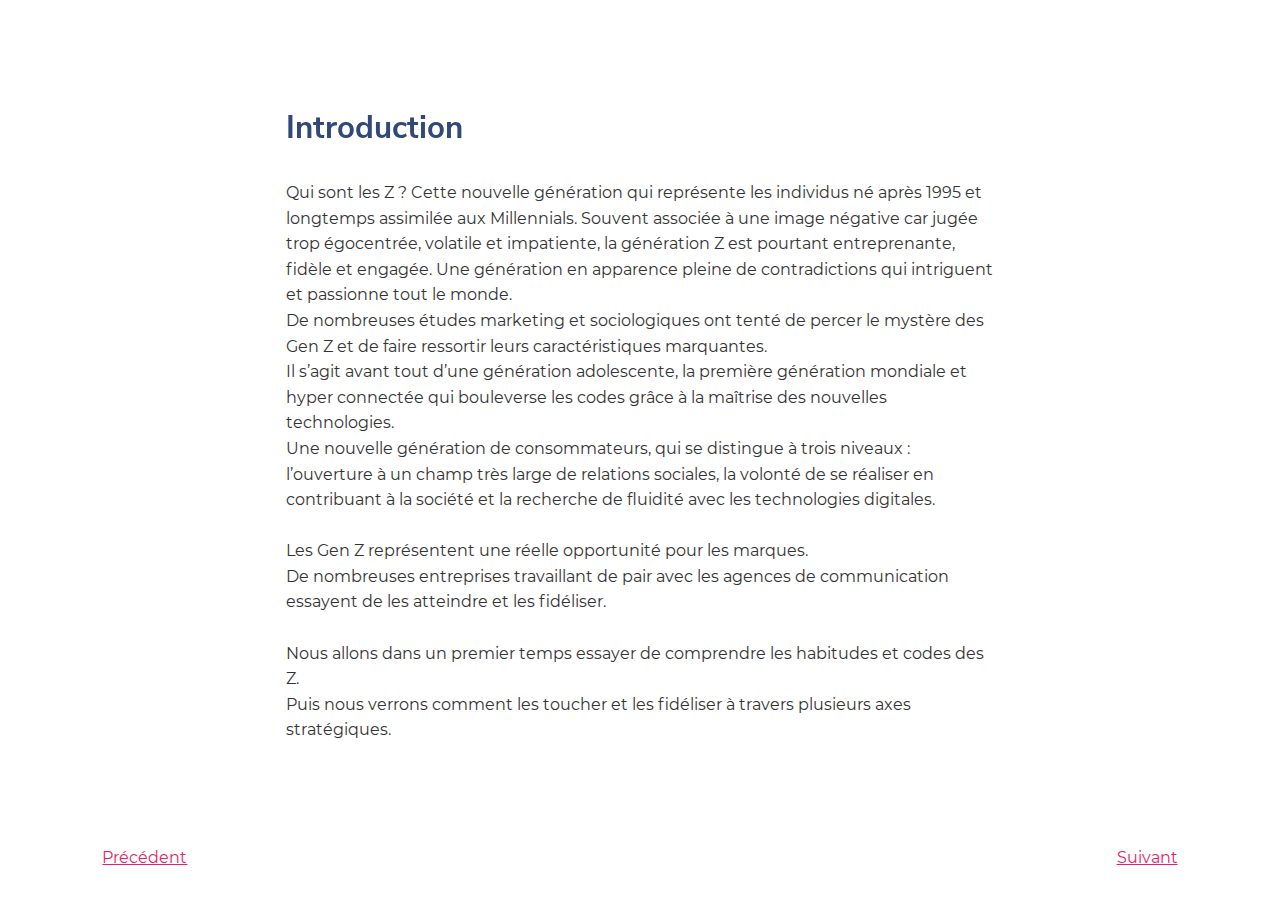
<file: introduction.html>
<!doctype html>
<html class="no-js" lang="en">
  <head>
    <meta charset="UTF-8">
    <meta name="viewport" content="width=device-width, initial-scale=1.0, shrink-to-fit=no">
    <title>Comment fidéliser la génération Z ? | Louise Le Bolay 2017</title>
    <link href="https://fonts.googleapis.com/css?family=Roboto:400,700" rel="stylesheet">
    <!-- build:css css/main.min.css -->
    <link rel="stylesheet" href="css/main.css" media="all">
    <!-- endbuild -->
  </head>
  <body>
    <article>
      <div class="o-container u-pt-lg">
        <div class="o-grid u-flex-main-center">
          <div class="o-grid__col o-grid__col--12 o-grid__col--8@lg">
            <div class="c-section u-pt-lg">
              <h2 id="introduction" class="c-section__title">Introduction</h2>
              <p>Qui sont les Z ? Cette nouvelle génération qui représente les individus né après 1995 et longtemps assimilée aux Millennials. Souvent associée à une image négative car jugée trop égocentrée, volatile et impatiente, la génération Z est pourtant entreprenante, fidèle et engagée. Une génération en apparence pleine de contradictions qui intriguent et passionne tout le monde.<br/>
              De nombreuses études marketing et sociologiques ont tenté de percer le mystère des Gen Z et de faire ressortir leurs caractéristiques marquantes.<br/>
              Il s’agit avant tout d’une génération adolescente,  la première génération mondiale et hyper connectée qui bouleverse les codes grâce à la maîtrise des nouvelles technologies.<br/>
              Une nouvelle génération de consommateurs, qui se distingue à trois niveaux :  l’ouverture à un champ très large de relations sociales, la volonté de se réaliser en contribuant à la société et la recherche de fluidité avec les technologies digitales.</p>

              <p>Les Gen Z représentent une réelle opportunité pour les marques.<br/>
              De nombreuses entreprises travaillant de pair avec les agences de communication essayent de les atteindre et les fidéliser.</p> 

              <p>Nous allons dans un premier temps essayer de comprendre les habitudes et codes des Z.<br/> 
              Puis nous verrons comment les toucher et les fidéliser à travers plusieurs axes stratégiques.</p>
            </div>
          </div>
        </div>
      </div>

      <div class="o-container u-pt-lg">
        <div class="u-pt-lg u-pb-lg u-flex u-flex-main-between">
          <a href="./resume.html">Précédent</a>
          <a href="./comprendre-les-z.html">Suivant</a>
        </div>
      </div>
    </article>
  </body>
</html>
</file>
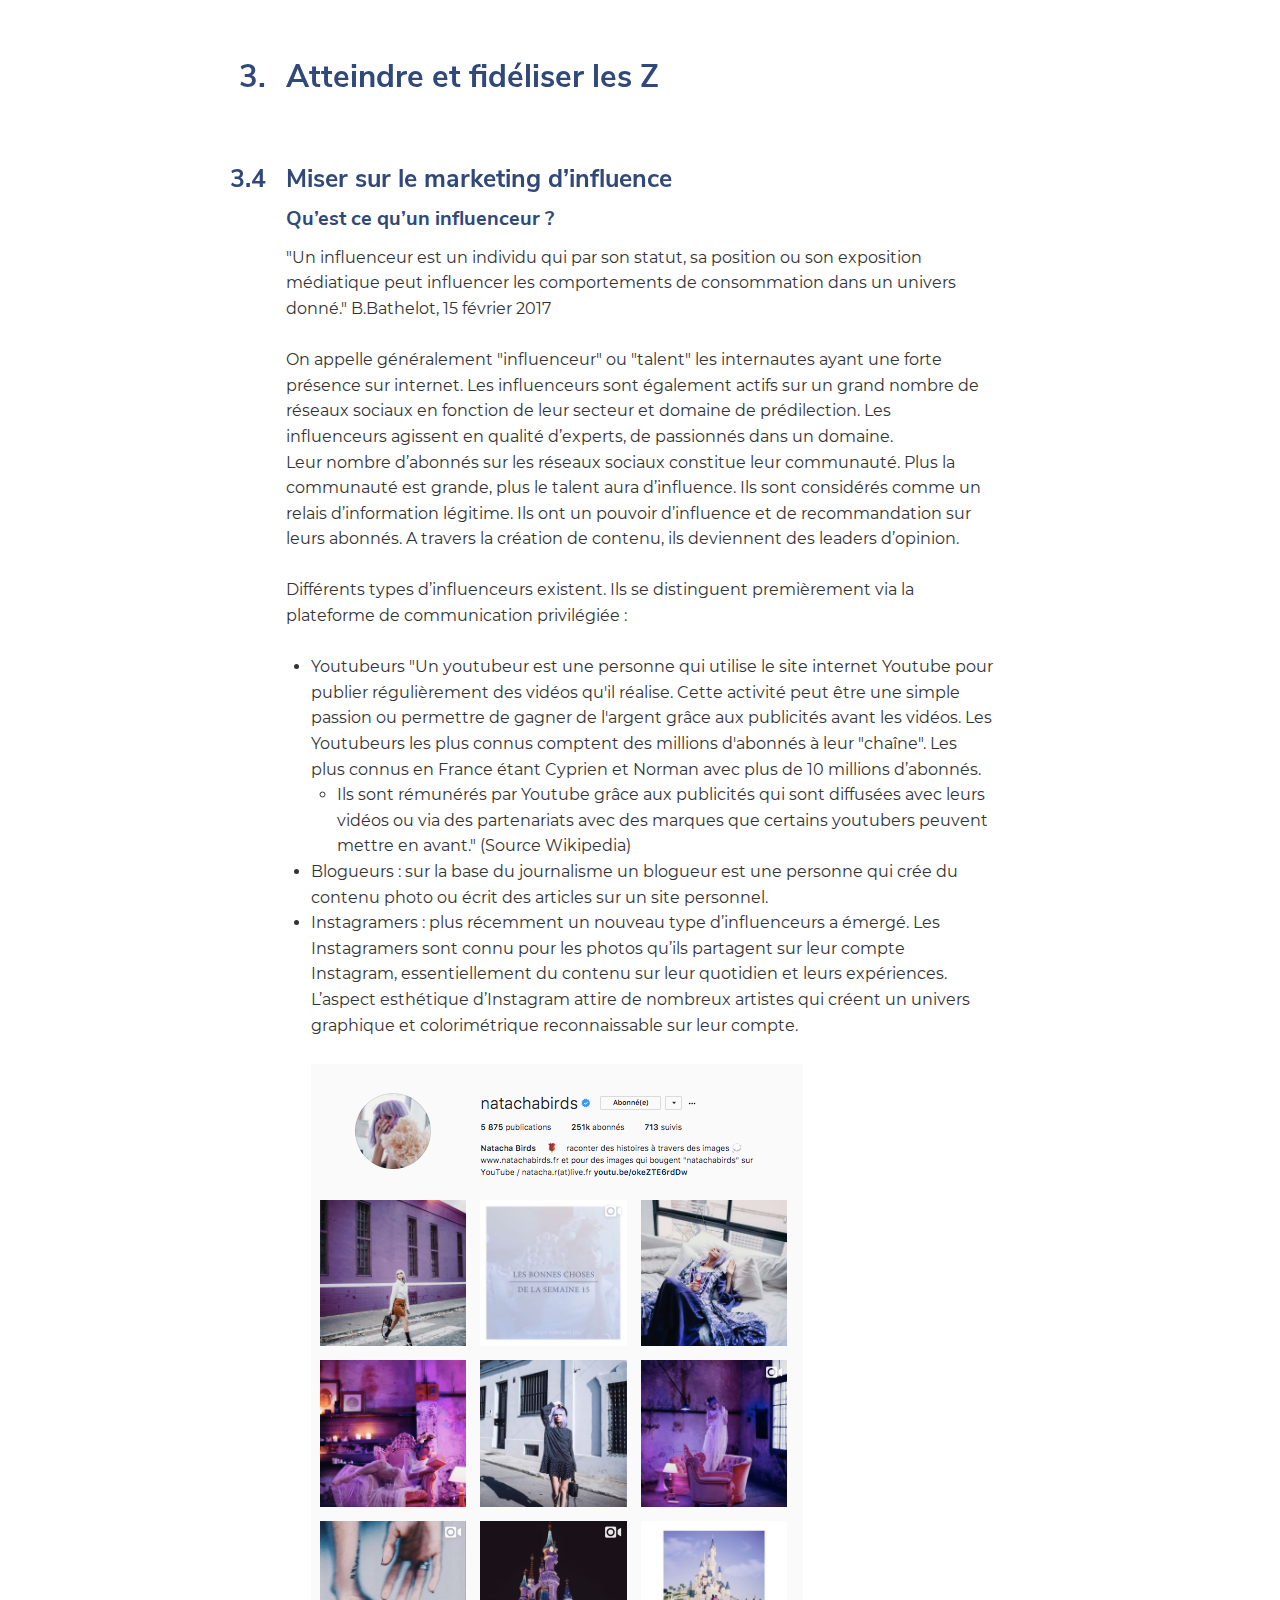
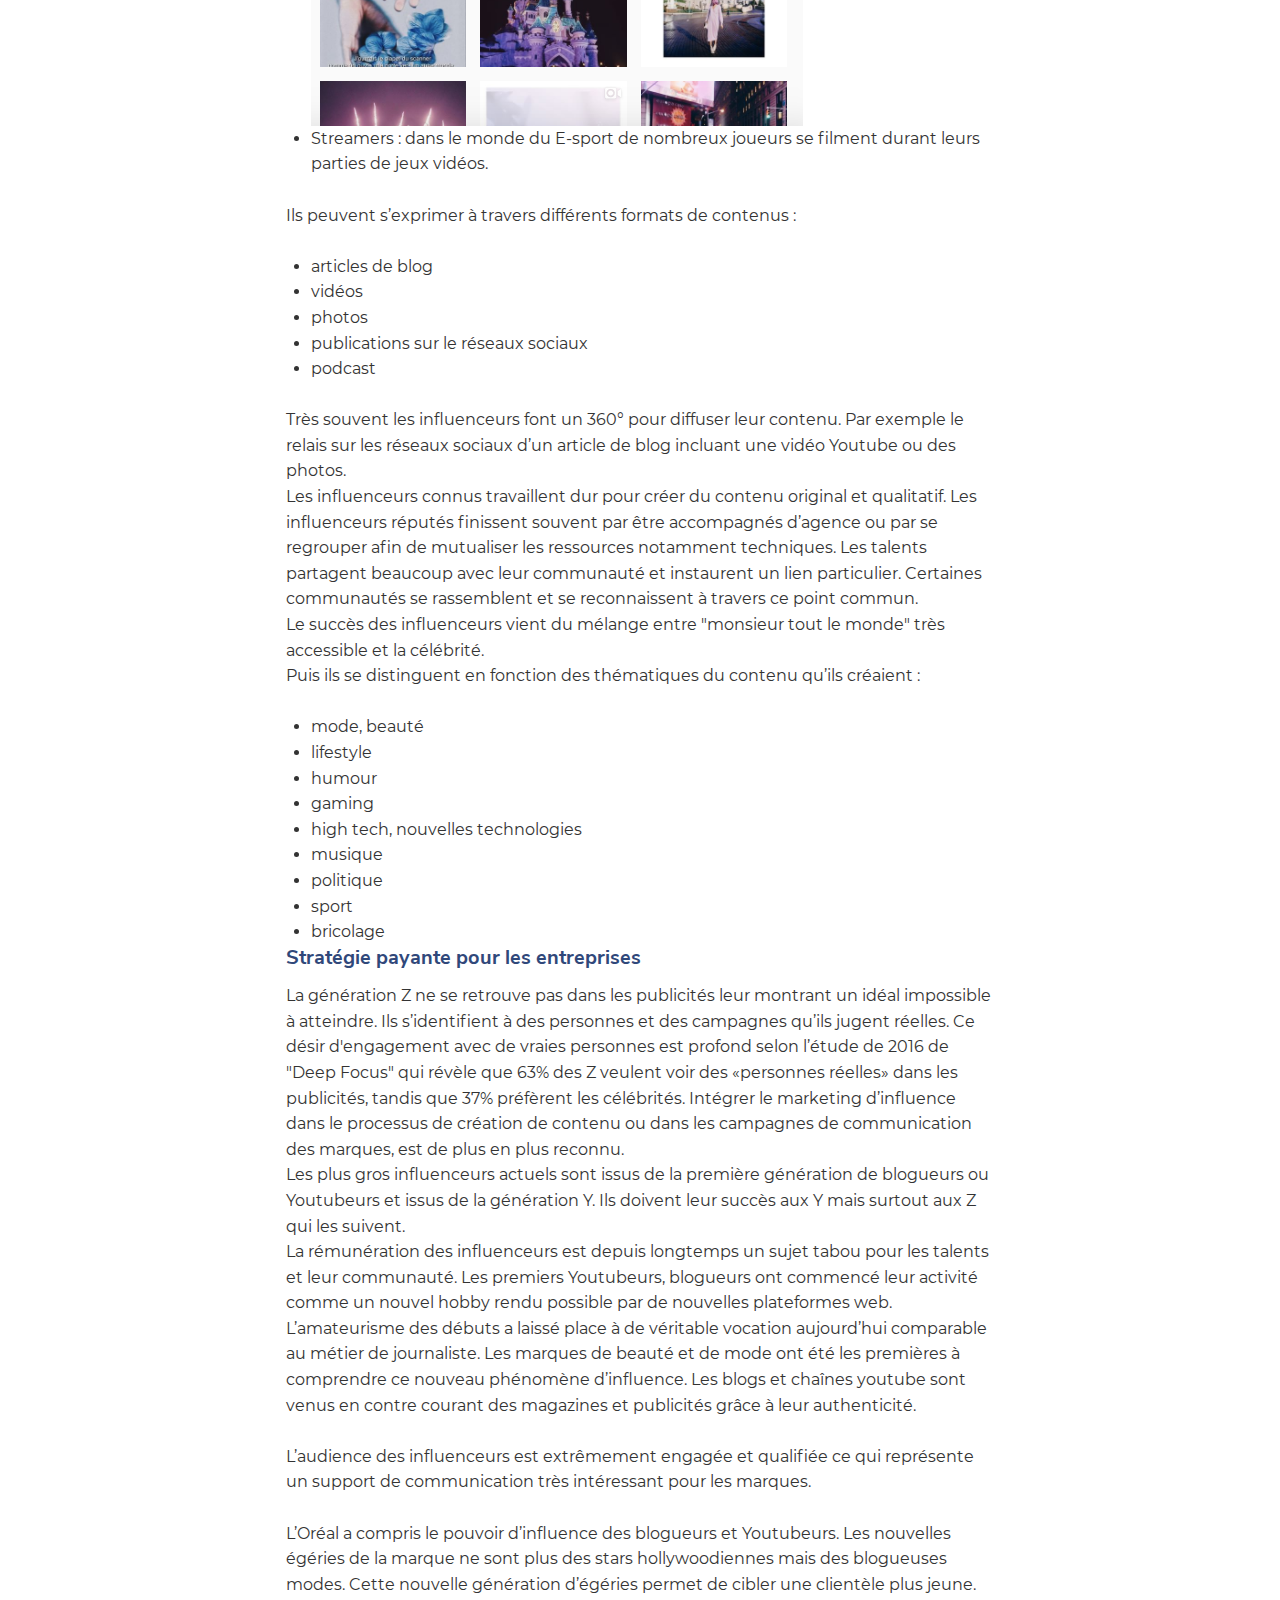
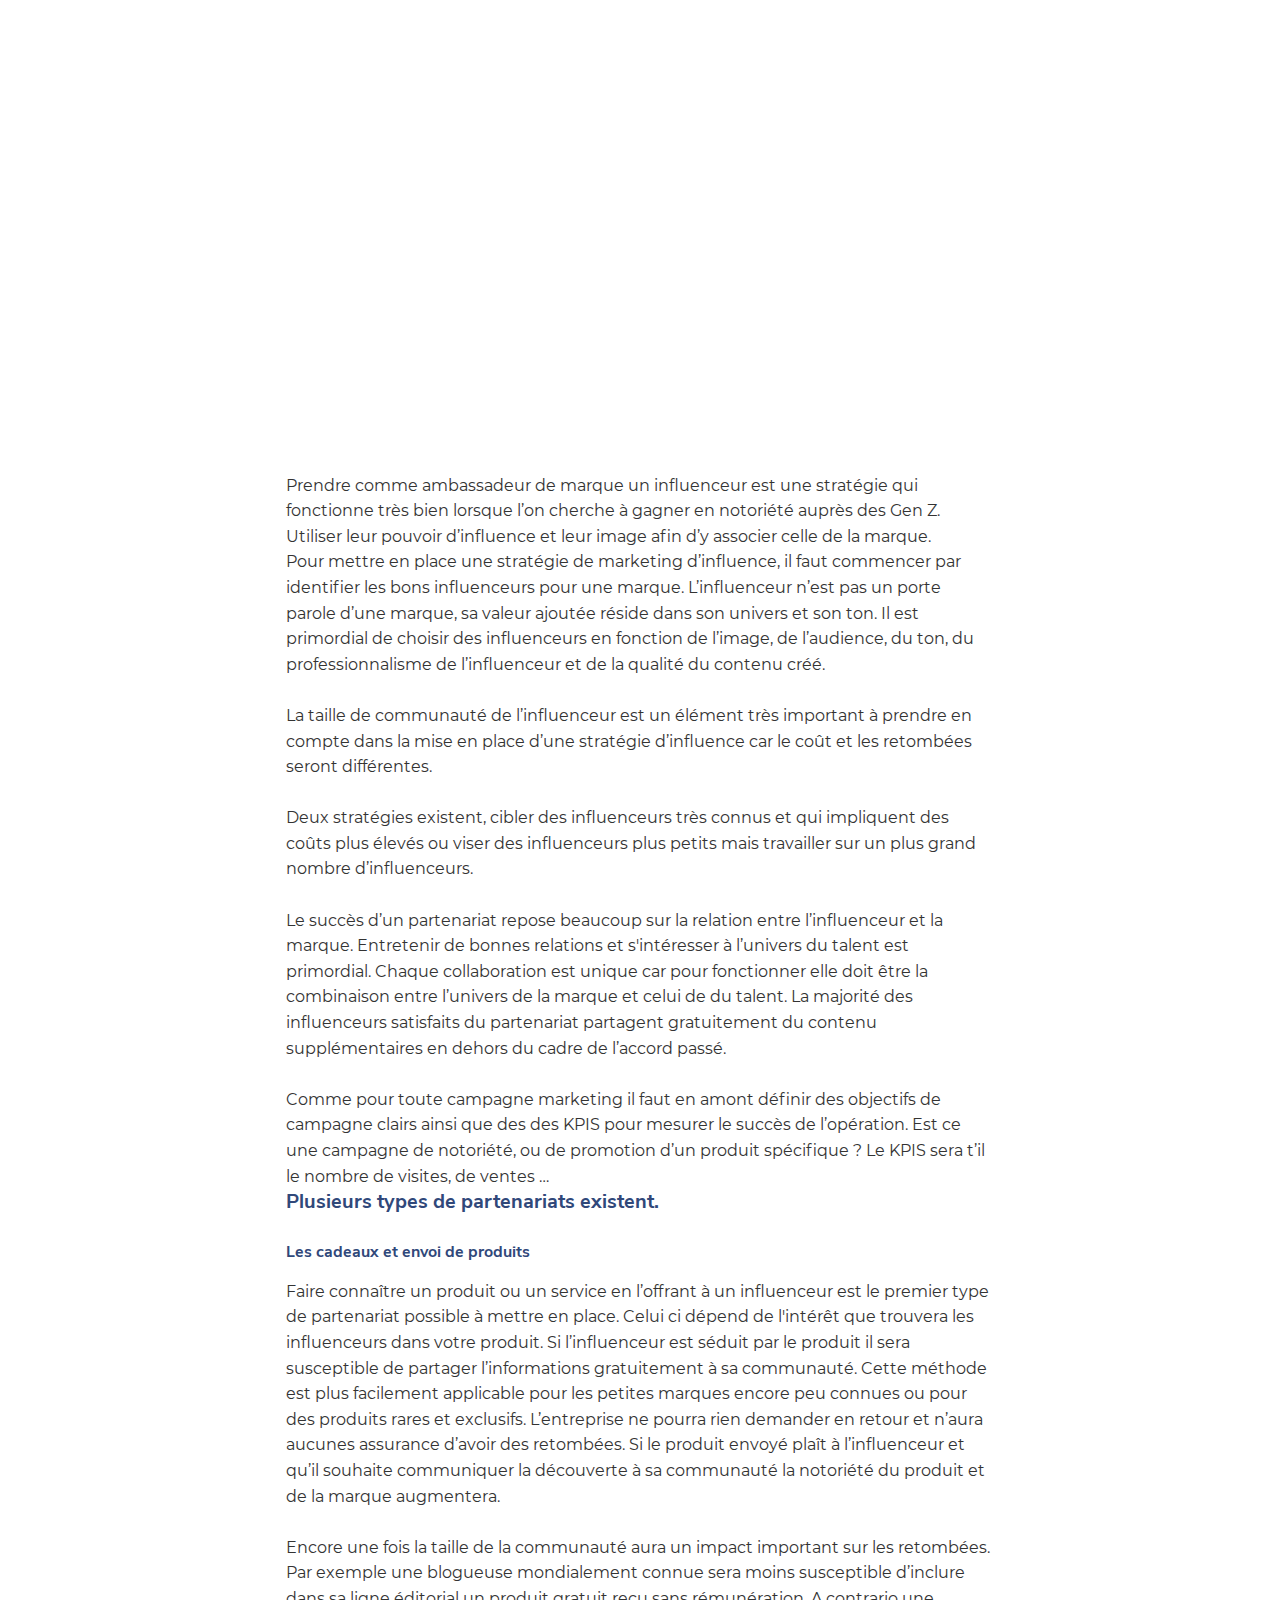
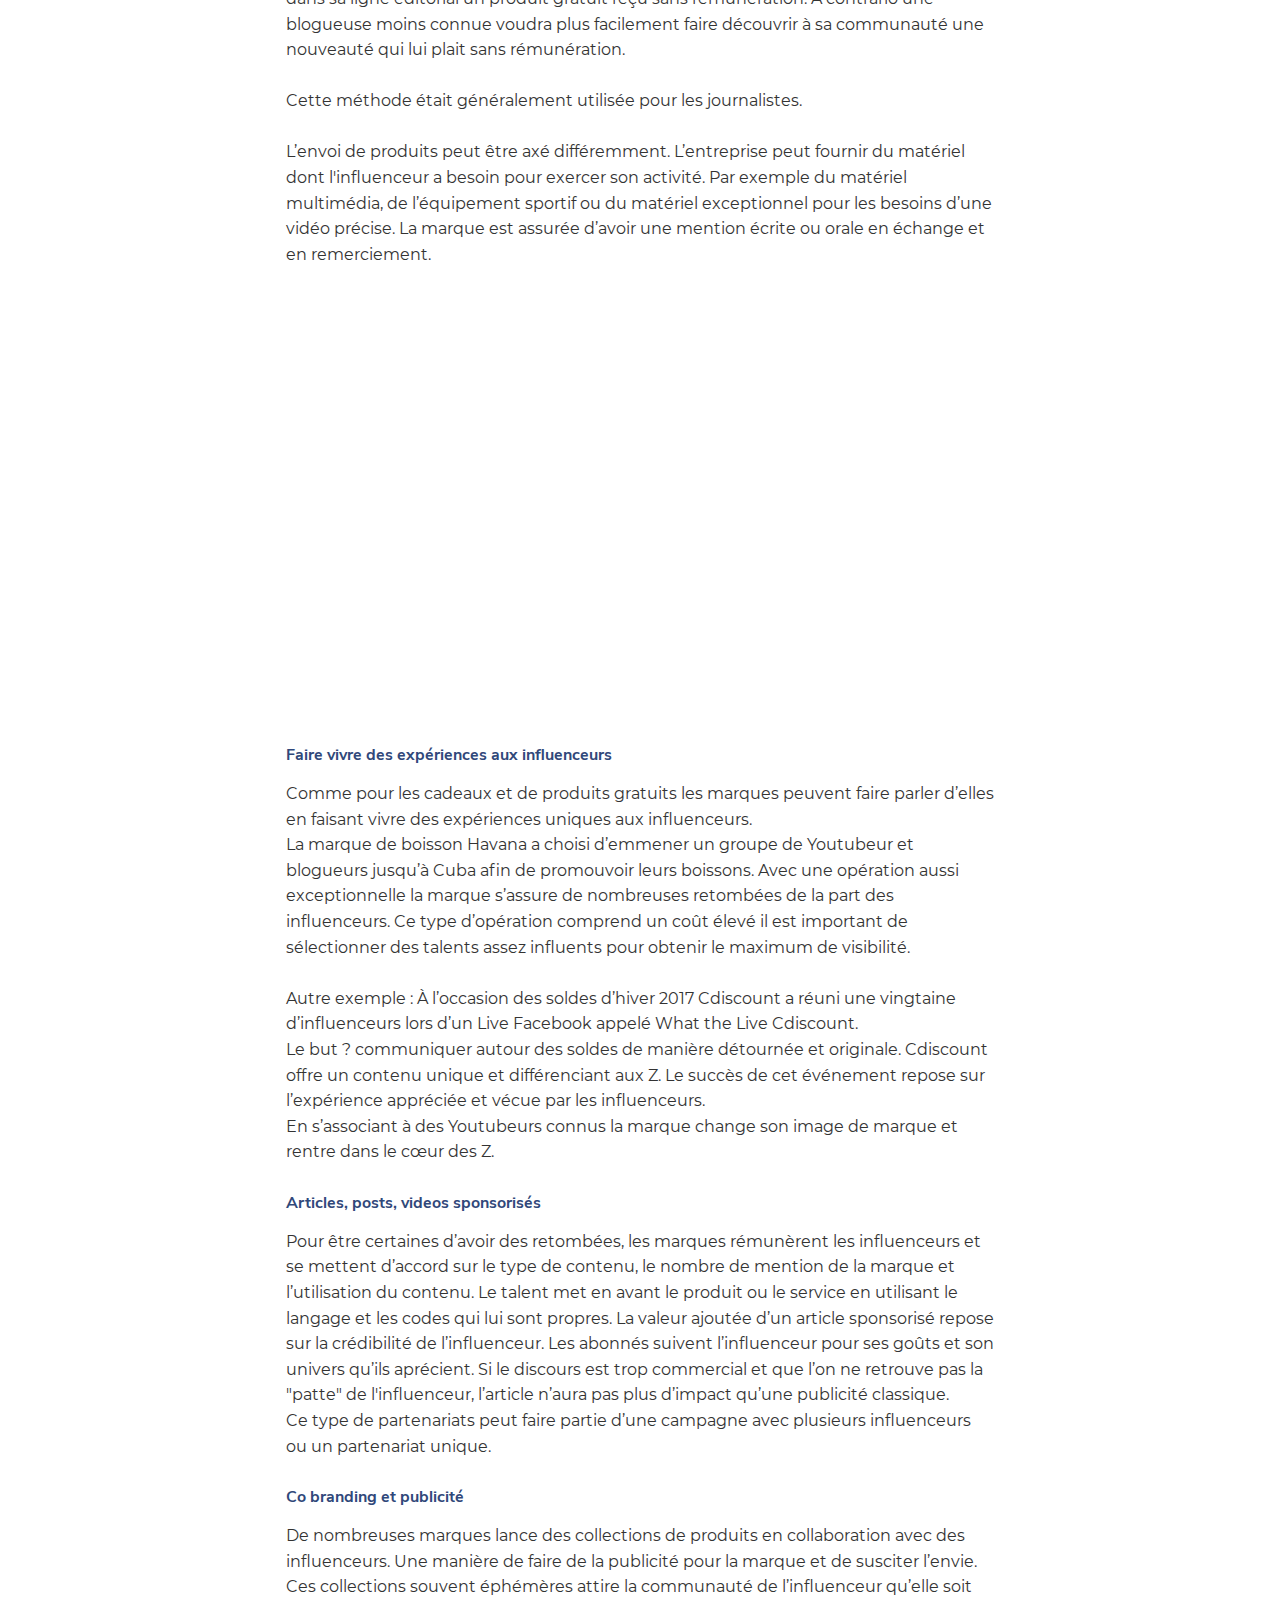
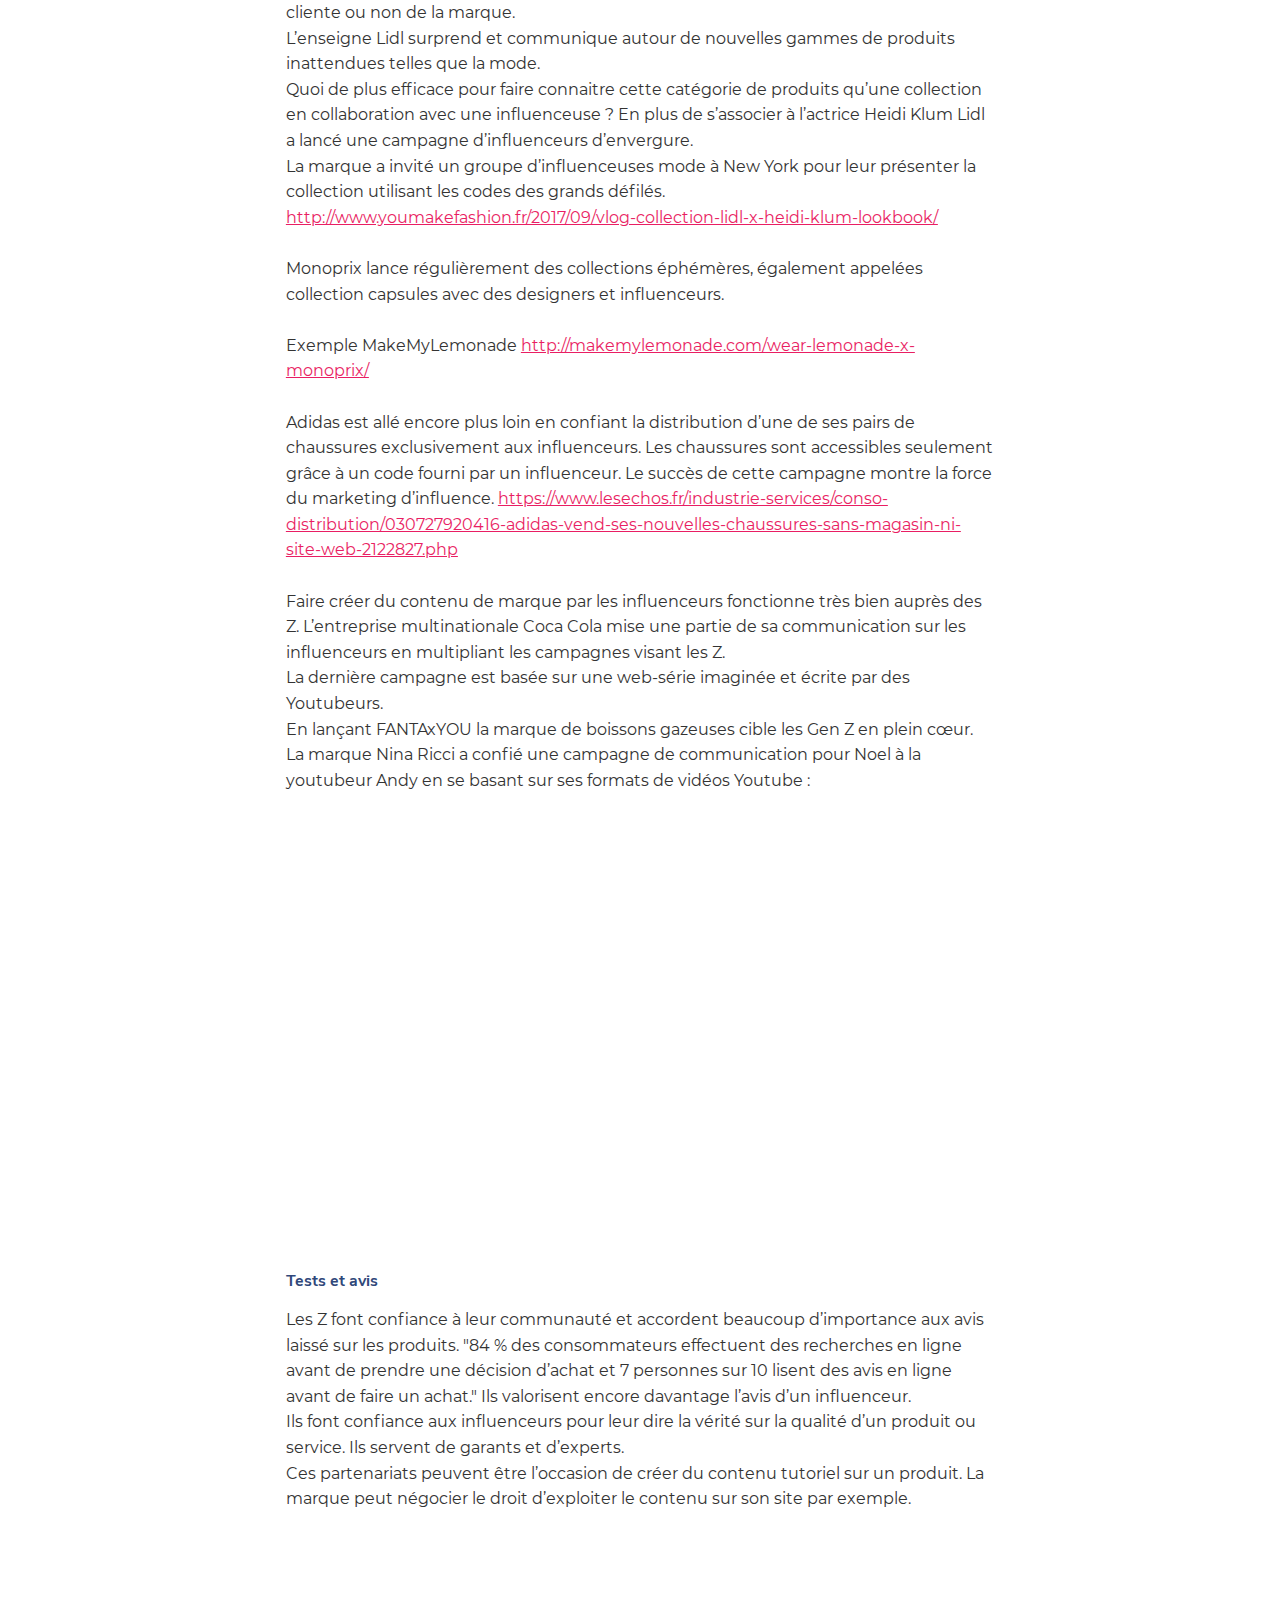
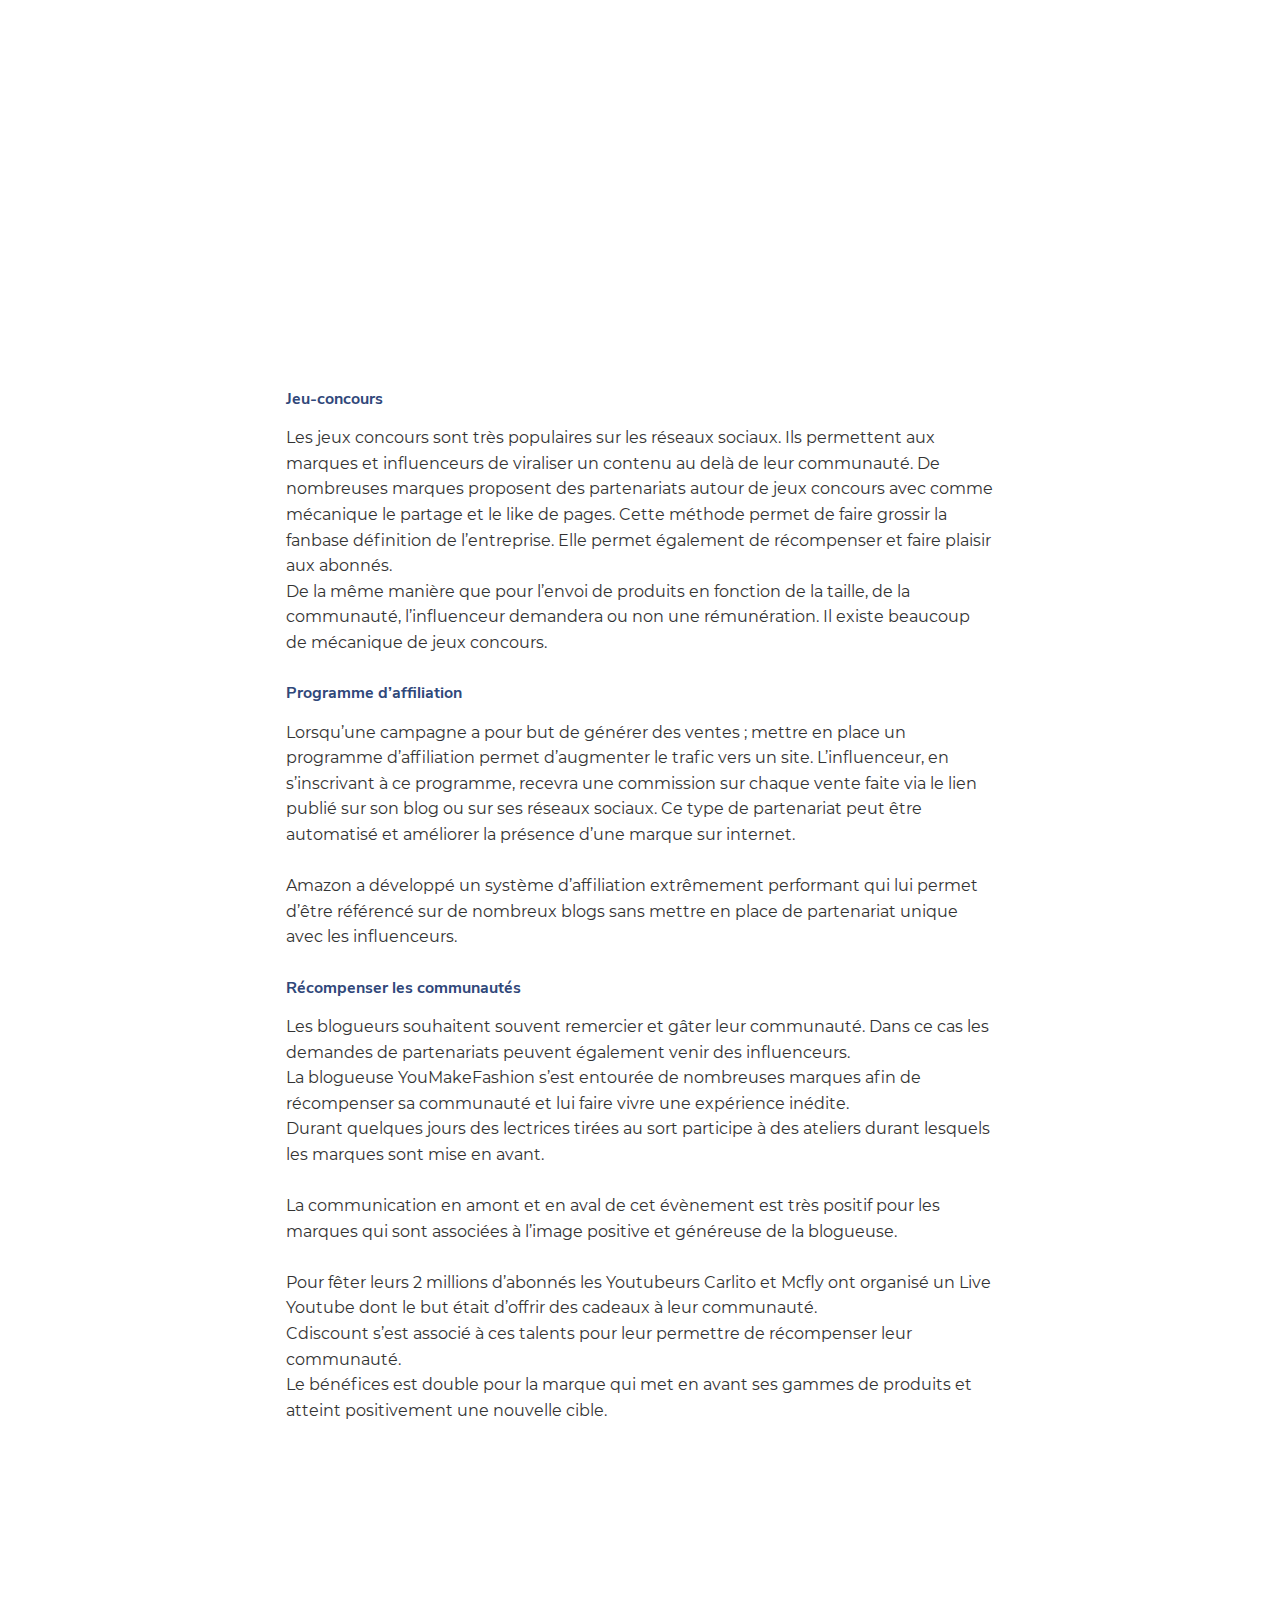
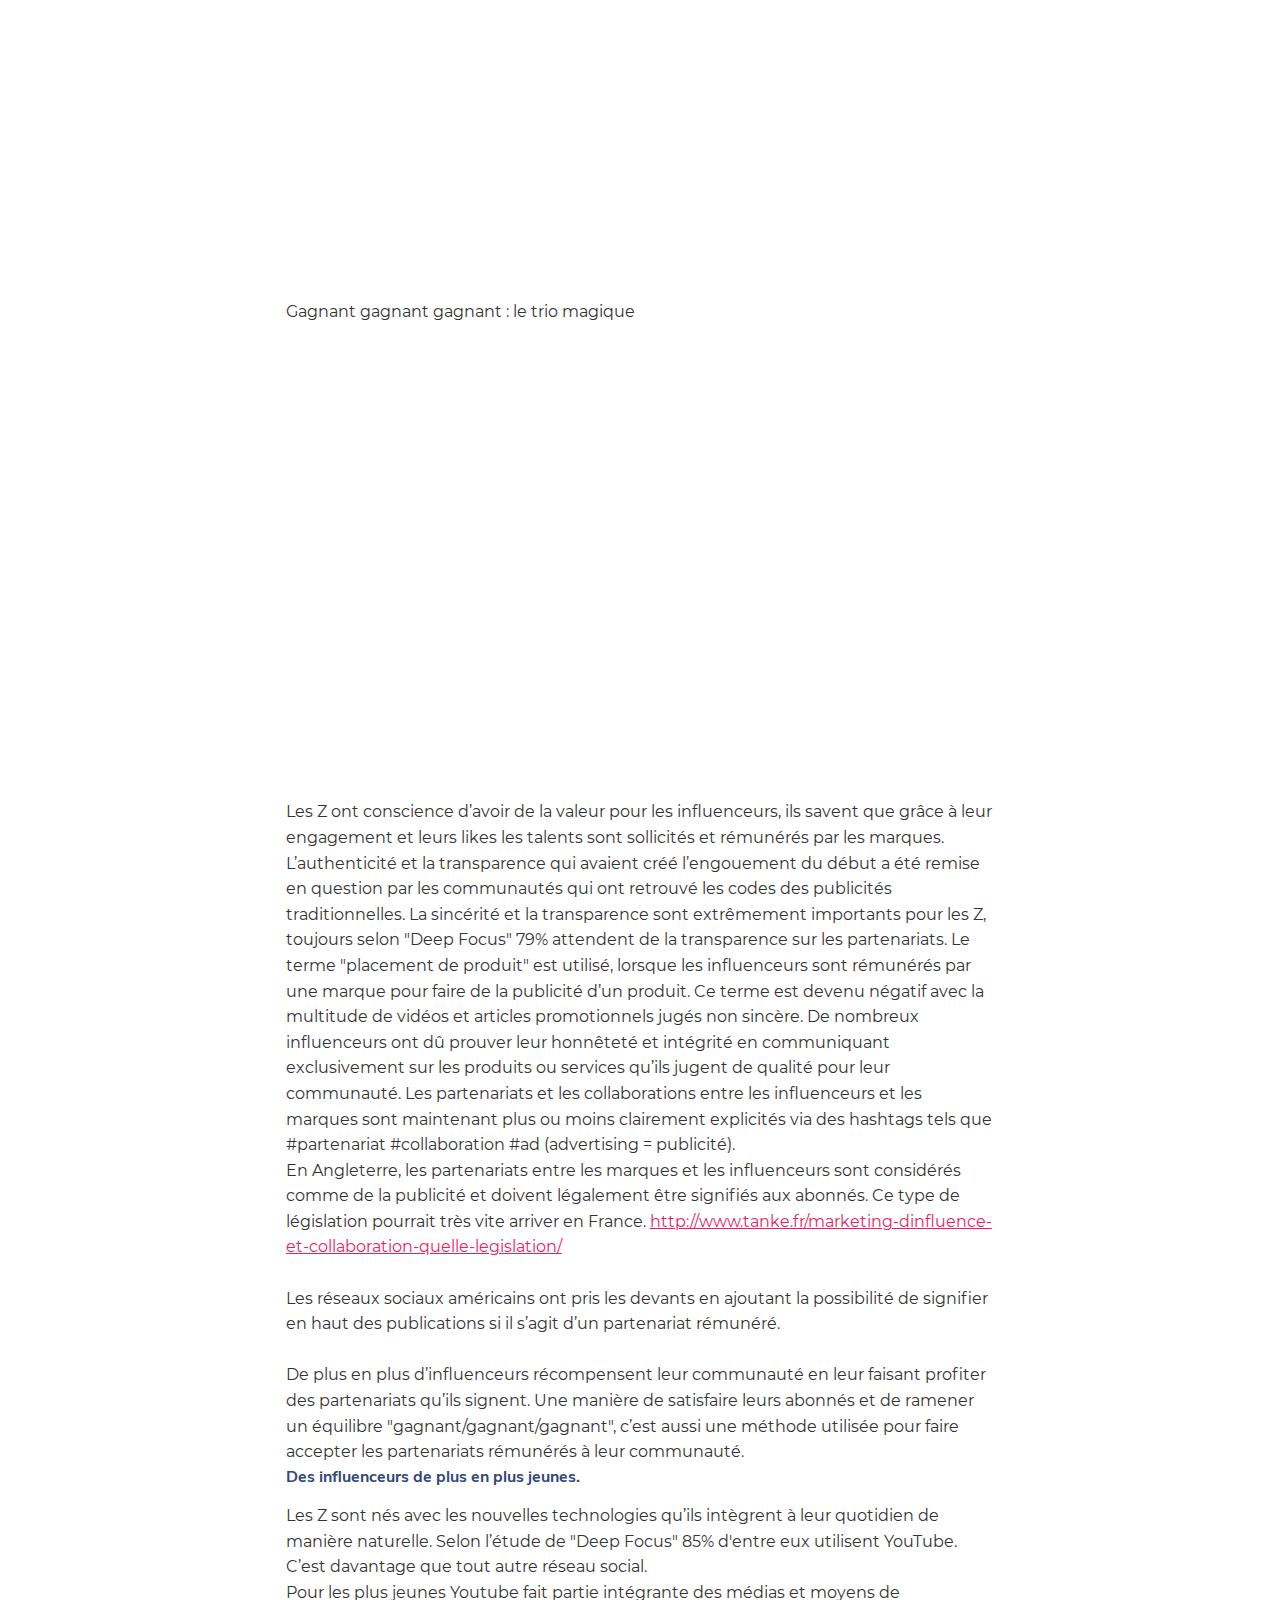
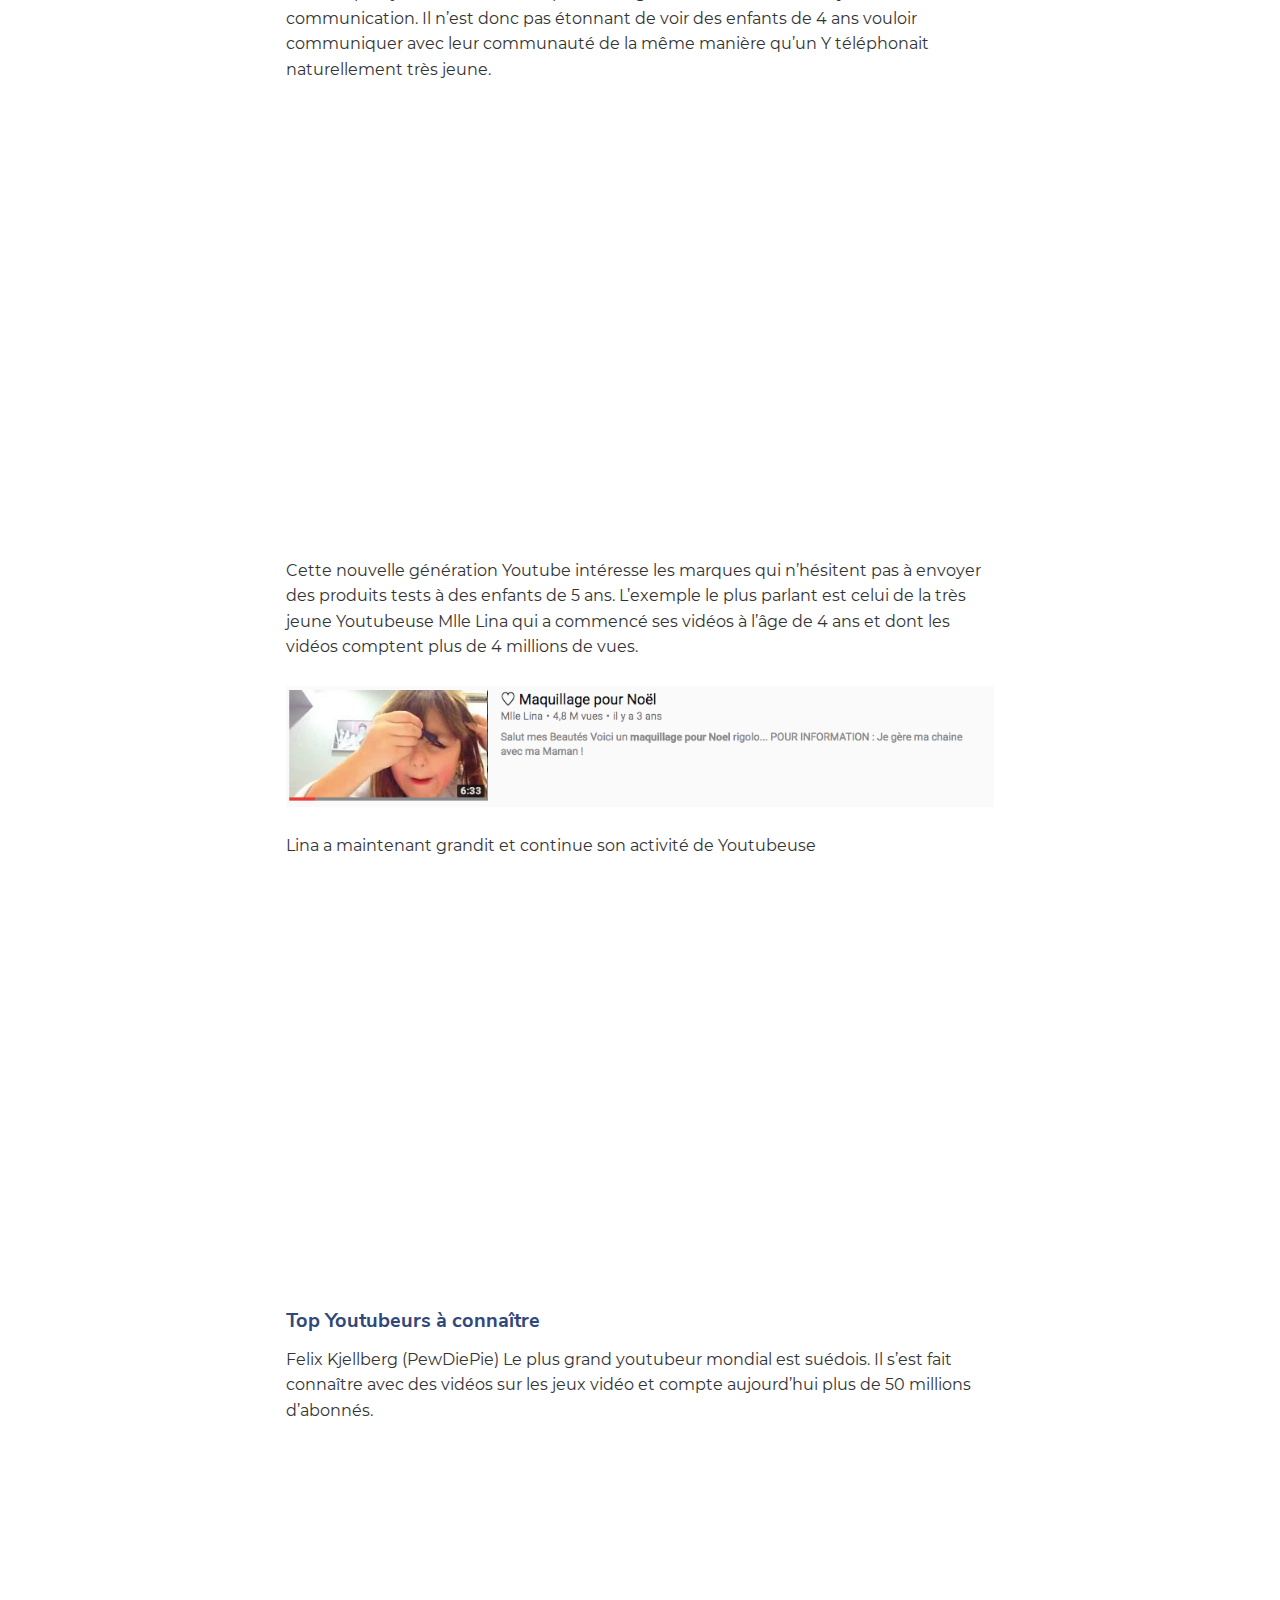
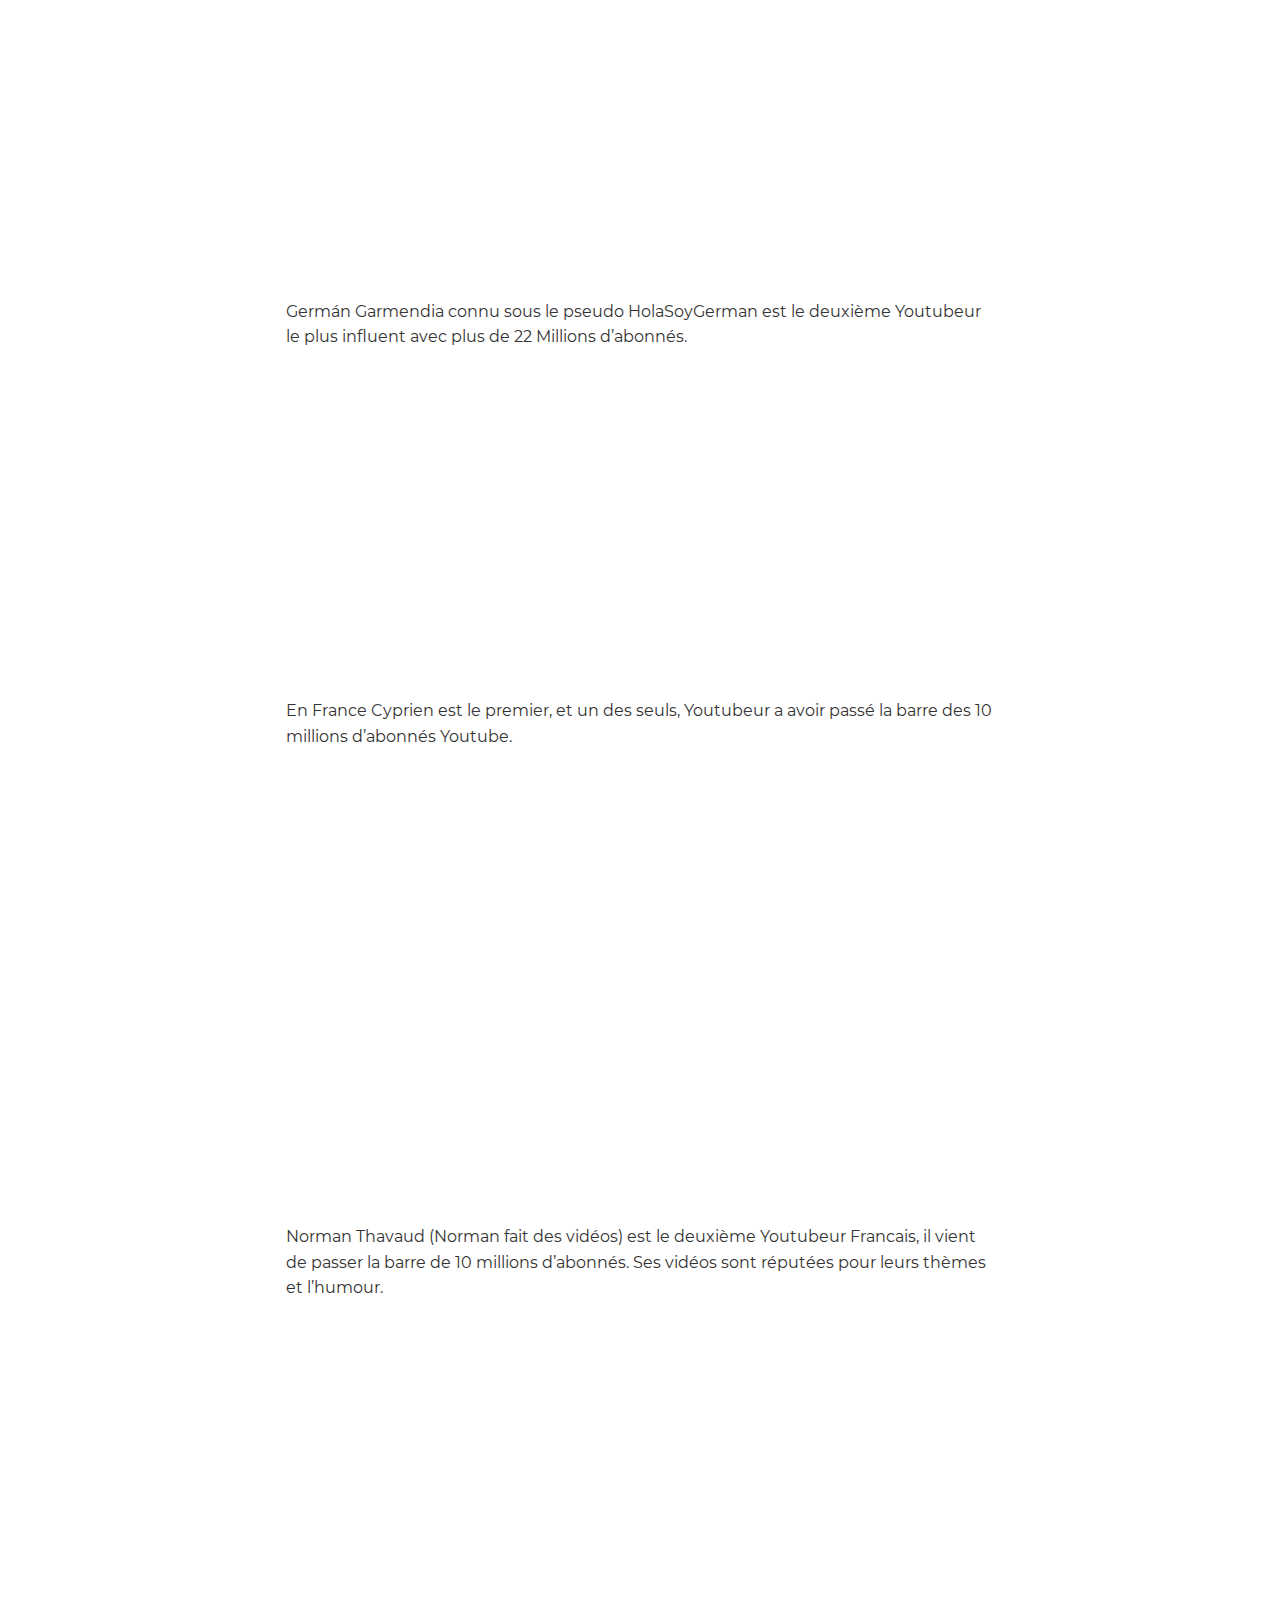
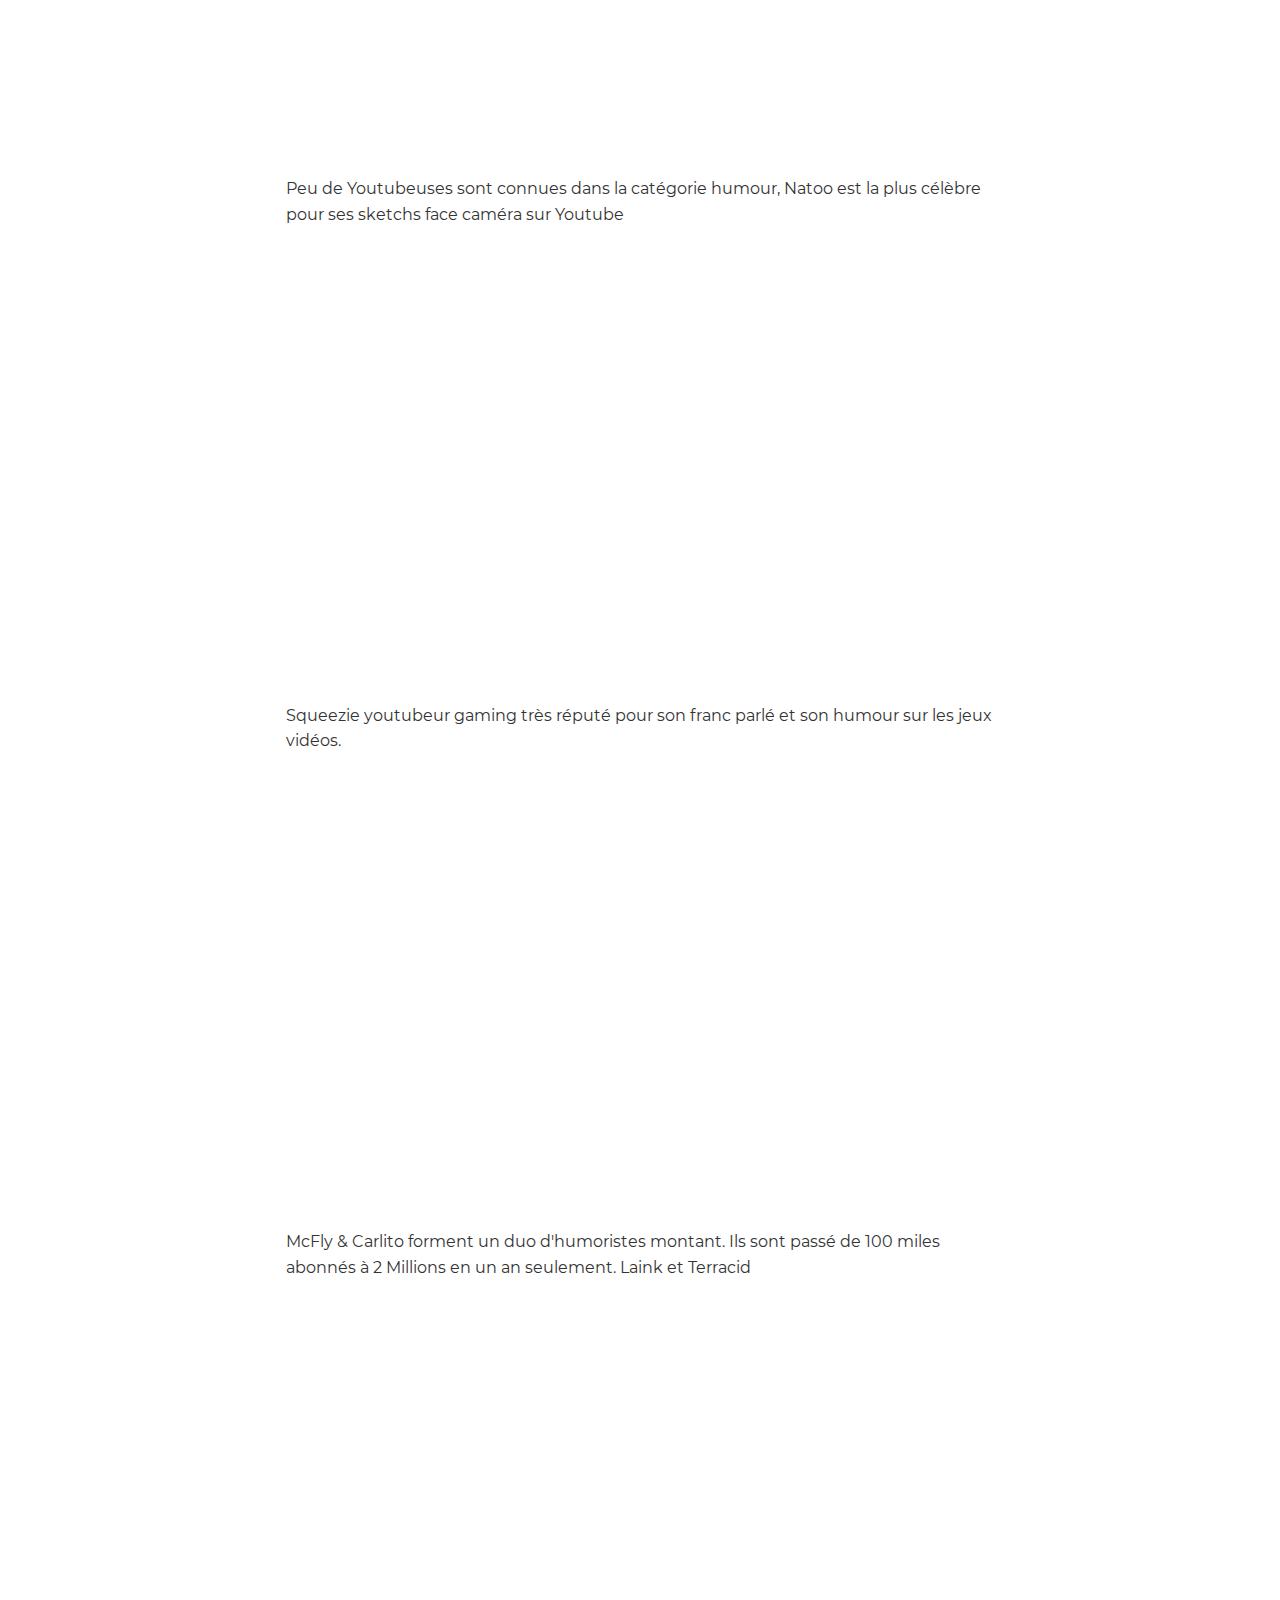
<file: mise-sur-le-marketing-d-influence.html>
<!doctype html>
<html class="no-js" lang="en">
  <head>
    <meta charset="UTF-8">
    <meta name="viewport" content="width=device-width, initial-scale=1.0, shrink-to-fit=no">
    <title>Comment fidéliser la génération Z ? | Louise Le Bolay 2017</title>
    <link href="https://fonts.googleapis.com/css?family=Roboto:400,700" rel="stylesheet">
    <!-- build:css css/main.min.css -->
    <link rel="stylesheet" href="css/main.css" media="all">
    <!-- endbuild -->
  </head>
  <body>
    <article>
      <div class="o-container u-pt-lg">
        <div class="o-grid u-flex-main-center">
          <div class="o-grid__col o-grid__col--12 o-grid__col--8@lg">

            <div class="c-section">
              <h2 class="c-section__title" data-number="3.">Atteindre et fidéliser les Z</h2>

              <div class="c-section u-mt-lg">
                <h3 class="c-section__title" data-number="3.4">Miser sur le marketing d’influence</h3>

                <div class="c-section">
                  <h4>Qu’est ce qu’un influenceur ?</h4>

                  <p>"Un influenceur est un individu qui par son statut, sa position ou son exposition médiatique peut influencer les comportements de consommation dans un univers donné." B.Bathelot, 15 février 2017</p>

                  <p>On appelle généralement "influenceur" ou "talent" les internautes ayant une forte présence sur internet. Les influenceurs sont également actifs sur un grand nombre de réseaux sociaux en fonction de leur secteur et domaine de prédilection. Les influenceurs agissent en qualité d’experts, de passionnés dans un domaine.<br/>
                  Leur nombre d’abonnés sur les réseaux sociaux constitue leur communauté. Plus la communauté est grande, plus le talent aura d’influence. Ils sont considérés comme un relais d’information légitime. Ils ont un pouvoir d’influence et de recommandation sur leurs abonnés. A travers la création de contenu, ils deviennent des leaders d’opinion.</p>

                  <p>Différents types d’influenceurs existent. Ils se distinguent premièrement via la plateforme de communication privilégiée :</p>
                  <ul>
                    <li>Youtubeurs "Un youtubeur est une personne qui utilise le site internet Youtube pour publier régulièrement des vidéos qu'il réalise. Cette activité peut être une simple passion ou permettre de gagner de l'argent grâce aux publicités avant les vidéos. Les Youtubeurs les plus connus comptent des millions d'abonnés à leur "chaîne". Les plus connus en France étant Cyprien et Norman avec plus de 10 millions d’abonnés.
                      <ul>
                        <li>Ils sont rémunérés par Youtube grâce aux publicités qui sont diffusées avec leurs vidéos ou via des partenariats avec des marques que certains youtubers peuvent mettre en avant." (Source Wikipedia)</li>
                      </ul>
                    </li>
                    <li>Blogueurs : sur la base du journalisme un blogueur est une personne qui crée du contenu photo ou écrit des articles sur un site personnel.</li>
                    <li>Instagramers : plus récemment un nouveau type d’influenceurs a émergé. Les Instagramers sont connu pour les photos qu’ils partagent sur leur compte Instagram, essentiellement du contenu sur leur quotidien et leurs expériences. L’aspect esthétique d’Instagram attire de nombreux artistes qui créent un univers graphique et colorimétrique reconnaissable sur leur compte.<br/>
                      <img class="u-mt-md" src="./img/29.png" /></li>
                    <li>Streamers : dans le monde du E-sport de nombreux joueurs se filment durant leurs parties de jeux vidéos.</li>
                  </ul>

                  <p>Ils peuvent s’exprimer à travers différents formats de contenus :</p>
                  <ul>
                    <li>articles de blog</li>
                    <li>vidéos</li>
                    <li>photos</li>
                    <li>publications sur le réseaux sociaux</li>
                    <li>podcast</li>
                  </ul>
                  <p>Très souvent les influenceurs font un 360° pour diffuser leur contenu. Par exemple le relais sur les réseaux sociaux d’un article de blog incluant une vidéo Youtube ou des photos.<br/>
                  Les influenceurs connus travaillent dur pour créer du contenu original et qualitatif. Les influenceurs réputés finissent souvent par être accompagnés d’agence ou par se regrouper afin de mutualiser les ressources notamment techniques. Les talents partagent beaucoup avec leur communauté et instaurent un lien particulier. Certaines communautés se rassemblent et se reconnaissent à travers ce point commun.<br/>
                  Le succès des influenceurs vient du mélange entre "monsieur tout le monde" très accessible et la célébrité.<br/>
                  Puis ils se distinguent en fonction des thématiques du contenu qu’ils créaient :</p>
                  <ul>
                    <li>mode, beauté</li>
                    <li>lifestyle</li>
                    <li>humour</li>
                    <li>gaming</li>
                    <li>high tech, nouvelles technologies</li>
                    <li>musique</li>
                    <li>politique</li>
                    <li>sport</li>
                    <li>bricolage</li>
                  </ul>
                </div>

                <div class="c-section">
                  <h4>Stratégie payante pour les entreprises</h4> 
                  <p>La génération Z ne se retrouve pas dans les publicités leur montrant un idéal impossible à atteindre. Ils s’identifient à des personnes et des campagnes qu’ils jugent réelles. Ce désir d'engagement avec de vraies personnes est profond selon l’étude de 2016 de "Deep Focus" qui révèle que 63% des Z veulent voir des «personnes réelles» dans les publicités, tandis que 37% préfèrent les célébrités. Intégrer le marketing d’influence dans le processus de création de contenu ou dans les campagnes de communication des marques, est de plus en plus reconnu.<br/>
                  Les plus gros influenceurs actuels sont issus de la première  génération de blogueurs ou Youtubeurs et issus de la génération Y.  Ils doivent leur succès aux Y mais surtout aux Z qui les suivent.<br/>
                  La rémunération des influenceurs est depuis longtemps un sujet tabou pour les talents et leur communauté. Les premiers Youtubeurs, blogueurs ont commencé leur activité comme un nouvel hobby rendu possible par de nouvelles plateformes web. L’amateurisme des débuts a laissé place à de véritable vocation aujourd’hui comparable au métier de journaliste. Les marques de beauté et de mode ont été les premières à comprendre ce nouveau phénomène d’influence. Les blogs et chaînes youtube sont venus en contre courant des magazines et publicités grâce à leur authenticité.</p>

                  <p>L’audience des influenceurs est extrêmement engagée et qualifiée ce qui représente un support de communication très intéressant pour les marques.</p>

                  <p>L’Oréal a compris le pouvoir d’influence des blogueurs et Youtubeurs. Les nouvelles égéries de la marque ne sont plus des stars hollywoodiennes mais des blogueuses modes. Cette nouvelle génération d’égéries permet de cibler une clientèle plus jeune.</p>
                  <div class="c-media u-mt-lg">
                    <iframe src="https://www.youtube.com/embed/osjJOg3DH44" frameborder="0" allowfullscreen></iframe>
                  </div>

                  <p>Prendre comme ambassadeur de marque un influenceur est une stratégie qui fonctionne très bien lorsque l’on cherche à gagner en notoriété auprès des Gen Z. Utiliser leur pouvoir d’influence et leur image afin d’y associer celle de la marque.<br/>
                  Pour mettre en place une stratégie de marketing d’influence, il faut commencer par identifier les bons influenceurs pour une marque. L’influenceur n’est pas un porte parole d’une marque, sa valeur ajoutée réside dans son univers et son ton. Il est primordial de choisir des influenceurs en fonction de l’image, de l’audience, du ton, du professionnalisme de l’influenceur et de la qualité du contenu créé.</p>

                  <p>La taille de communauté de l’influenceur est un élément très important à prendre en compte dans la mise en place d’une stratégie d’influence car le coût et les retombées seront différentes.</p>
                  
                  <p>Deux stratégies existent, cibler des influenceurs très connus et qui impliquent des coûts plus élevés ou viser des influenceurs plus petits mais travailler sur un plus grand nombre d’influenceurs.</p>
                  
                  <p>Le succès d’un partenariat repose beaucoup sur la relation entre l’influenceur et la marque. Entretenir de bonnes relations et s'intéresser à l’univers du talent est primordial. Chaque collaboration est unique car pour fonctionner elle doit être la combinaison entre l’univers de la marque et celui de du talent. La majorité des influenceurs satisfaits du partenariat partagent gratuitement du contenu supplémentaires en dehors du cadre de l’accord passé.</p>

                  <p>Comme pour toute campagne marketing il faut en amont définir des objectifs de campagne clairs ainsi que des des KPIS pour mesurer le succès de l’opération.  Est ce une campagne de notoriété, ou de promotion d’un produit spécifique ? Le KPIS sera t’il le nombre de visites, de ventes …</p>
                </div>

                <div class="c-section">
                  <h4>Plusieurs types de partenariats existent.</h4>

                  <h5>Les cadeaux et envoi de produits</h5>
                  <p>Faire connaître un produit ou un service en l’offrant à un influenceur est le premier type de partenariat possible à mettre en place. Celui ci dépend de l'intérêt que trouvera les influenceurs dans votre produit. Si l’influenceur est séduit par le produit il sera susceptible de partager l’informations gratuitement à sa communauté. Cette méthode est plus facilement applicable pour les petites marques encore peu connues ou pour des produits rares et exclusifs. L’entreprise ne pourra rien demander en retour et n’aura aucunes assurance d’avoir des retombées.  Si le produit envoyé plaît à l’influenceur et qu’il souhaite communiquer la découverte à sa communauté la notoriété du produit et de la marque augmentera.</p>

                  <p>Encore une fois la taille de la communauté aura un impact important sur les retombées. Par exemple une blogueuse mondialement connue sera moins susceptible d’inclure dans sa ligne éditorial un produit gratuit reçu sans rémunération. A contrario une blogueuse moins connue voudra plus facilement faire découvrir à sa communauté une nouveauté qui lui plait sans rémunération.</p>
                  
                  <p>Cette méthode était généralement utilisée pour les journalistes.</p>

                  <p>L’envoi de produits peut être axé différemment. L’entreprise peut fournir du matériel dont l'influenceur a besoin pour exercer son activité. Par exemple du matériel multimédia, de l’équipement sportif ou du matériel exceptionnel pour les besoins d’une vidéo précise. La marque est assurée d’avoir une mention écrite ou orale en échange et en remerciement.</p>

                  <div class="c-media u-mt-lg">
                    <iframe src="https://www.youtube.com/embed/6y7ghTW6tUI" frameborder="0" allowfullscreen></iframe>
                  </div>
                   
                  <h5>Faire vivre des expériences aux influenceurs</h5>
                  <p>Comme pour les cadeaux et de produits gratuits les marques peuvent faire parler d’elles en faisant vivre des expériences uniques aux influenceurs.<br/>
                  La marque de boisson Havana a choisi d’emmener un groupe de Youtubeur et blogueurs jusqu’à Cuba afin de promouvoir leurs boissons.
                  Avec une opération aussi exceptionnelle la marque s’assure de nombreuses retombées de la part des influenceurs. Ce type d’opération comprend un coût élevé il est important de sélectionner des talents assez influents pour obtenir le maximum de visibilité.</p>

                  <p>Autre exemple :  À l’occasion des soldes d’hiver 2017 Cdiscount a réuni une vingtaine d’influenceurs lors d’un Live Facebook appelé What the Live Cdiscount.<br/>
                  Le but ? communiquer autour des soldes de manière détournée et originale. Cdiscount offre un contenu unique et différenciant aux Z. Le succès de cet événement repose sur l’expérience appréciée et vécue par les influenceurs.<br/>
                  En s’associant à des Youtubeurs connus la marque change son image de marque et rentre dans le cœur des Z.<br/>

                  <h5>Articles, posts, videos sponsorisés</h5>
                  <p>Pour être certaines d’avoir des retombées, les marques rémunèrent les influenceurs et se mettent d’accord sur le type de contenu, le nombre de mention de la marque et l’utilisation du contenu. Le talent met en avant le produit ou le service en utilisant le langage et les codes qui lui sont propres. La valeur ajoutée d’un article sponsorisé repose sur la crédibilité de l’influenceur. Les abonnés suivent l’influenceur pour ses goûts et son univers qu’ils aprécient. Si le discours est trop commercial et que l’on ne retrouve pas la "patte" de l'influenceur,  l’article n’aura pas plus d’impact qu’une publicité classique.<br/>
                  Ce type de partenariats peut faire partie d’une campagne avec plusieurs influenceurs ou un partenariat unique.<br/>

                  <h5>Co branding et publicité</h5>
                  <p>De nombreuses marques lance des collections de produits en collaboration avec des influenceurs. Une manière de faire de la publicité pour la marque et de susciter l’envie.<br/>
                  Ces collections souvent éphémères attire la communauté de l’influenceur qu’elle soit cliente ou non de la marque.<br/>
                  L’enseigne Lidl surprend et communique autour de nouvelles gammes de produits inattendues telles que la mode.<br/>
                  Quoi de plus efficace pour faire connaitre cette catégorie de produits qu’une collection en collaboration avec une influenceuse ? En plus de s’associer à l’actrice Heidi Klum Lidl a lancé une campagne d’influenceurs d’envergure.<br/>
                  La marque a invité un groupe d’influenceuses mode à New York pour leur présenter la collection utilisant les codes des grands défilés. <a href="http://www.youmakefashion.fr/2017/09/vlog-collection-lidl-x-heidi-klum-lookbook/">http://www.youmakefashion.fr/2017/09/vlog-collection-lidl-x-heidi-klum-lookbook/</a></p>

                  <p>Monoprix lance régulièrement des collections éphémères, également appelées collection capsules avec des designers et influenceurs.</p>

                  <p>Exemple MakeMyLemonade <a href="http://makemylemonade.com/wear-lemonade-x-monoprix/">http://makemylemonade.com/wear-lemonade-x-monoprix/</a></p>

                  <p>Adidas est allé encore plus loin en confiant la distribution d’une de ses pairs de chaussures exclusivement aux influenceurs. Les chaussures sont accessibles seulement grâce à un code fourni par un influenceur. Le succès de cette campagne montre la force du marketing d’influence. <a href="https://www.lesechos.fr/industrie-services/conso-distribution/030727920416-adidas-vend-ses-nouvelles-chaussures-sans-magasin-ni-site-web-2122827.php">https://www.lesechos.fr/industrie-services/conso-distribution/030727920416-adidas-vend-ses-nouvelles-chaussures-sans-magasin-ni-site-web-2122827.php</a></p>

                  <p>Faire créer du contenu de marque par les influenceurs fonctionne très bien auprès des Z. 
                  L’entreprise multinationale Coca Cola mise une partie de sa communication sur les influenceurs en multipliant les campagnes visant les Z.<br/>
                  La dernière campagne est basée sur une web-série imaginée et écrite par des Youtubeurs.<br/>
                  En lançant FANTAxYOU la marque de boissons gazeuses cible les Gen Z en plein cœur.<br/>
                  La marque Nina Ricci a confié une campagne de communication pour Noel à la youtubeur Andy en se basant sur ses formats de vidéos Youtube :</p>

                  <div class="c-media u-mt-lg">
                    <iframe src="https://www.youtube.com/embed/k69dvWKOZ-o" frameborder="0" allowfullscreen></iframe>
                  </div>

                  <h5>Tests et avis</h5>
                  <p>Les Z font confiance à leur communauté et accordent beaucoup d’importance aux avis laissé sur les produits. "84 % des consommateurs effectuent des recherches en ligne avant de prendre une décision d’achat et 7 personnes sur 10 lisent des avis en ligne avant de faire un achat." Ils valorisent encore davantage l’avis d’un influenceur.<br/>
                  Ils font confiance aux influenceurs pour leur dire la vérité sur la qualité d’un produit ou service. Ils servent de garants et d’experts.<br/>
                  Ces partenariats peuvent être l’occasion de créer du contenu tutoriel sur un produit. La marque peut négocier le droit d’exploiter le contenu sur son site par exemple.</p>

                  <div class="c-media u-mt-lg">
                    <iframe src="https://www.youtube.com/embed/ImmCaUrNpOs" frameborder="0" allowfullscreen></iframe>
                  </div>

                  <h5>Jeu-concours</h5>
                  <p>Les jeux concours sont très populaires sur les réseaux sociaux. Ils permettent aux marques et influenceurs de viraliser un contenu au delà de leur communauté. De nombreuses marques proposent des partenariats autour de jeux concours avec comme mécanique le partage et le like de pages. Cette méthode permet de faire grossir la fanbase définition de l’entreprise. Elle permet également de récompenser et faire plaisir aux abonnés.<br/>
                  De la même manière que pour l’envoi de produits en fonction de la taille, de la communauté, l’influenceur demandera ou non une rémunération. Il existe beaucoup de mécanique de jeux concours.<br/>

                  <h5>Programme d’affiliation</h5>
                  <p>Lorsqu’une campagne a pour but de générer des ventes ; mettre en place un programme d’affiliation permet d’augmenter le trafic vers un site. L’influenceur, en s’inscrivant à ce programme, recevra une commission sur chaque vente faite via le lien publié sur son blog ou sur ses réseaux sociaux. Ce type de partenariat peut être automatisé et améliorer la présence d’une marque sur internet.</p>
                  
                  <p>Amazon a développé un système d’affiliation extrêmement performant qui lui permet d’être référencé sur de nombreux blogs sans mettre en place de partenariat unique avec les influenceurs.</p>

                  <h5>Récompenser les communautés</h5>
                  <p>Les blogueurs souhaitent souvent remercier et gâter leur communauté. Dans ce cas les demandes de partenariats peuvent également venir des influenceurs.<br/>
                  La blogueuse YouMakeFashion s’est entourée de nombreuses marques afin de récompenser sa communauté et lui faire vivre une expérience inédite.<br/>
                  Durant quelques jours des lectrices tirées au sort participe à des ateliers durant lesquels les marques sont mise en avant.</p>

                  <p>La communication en amont et en aval de cet évènement est très positif pour les marques qui sont associées à l’image positive et généreuse de la blogueuse.</p>
                   
                  <p>Pour fêter leurs 2 millions d’abonnés les Youtubeurs Carlito et Mcfly ont organisé un Live Youtube dont le but était d’offrir des cadeaux à leur communauté.<br/>
                  Cdiscount s’est associé à ces talents pour leur permettre de récompenser leur communauté.<br/>
                  Le bénéfices est double pour la marque qui met en avant ses gammes de produits et atteint positivement une nouvelle cible.</p>

                  <div class="c-media u-mt-lg">
                    <iframe src="https://www.youtube.com/embed/iP66hpQySmg?start=48" frameborder="0" allowfullscreen></iframe>
                  </div>

                  <p>Gagnant gagnant gagnant : le trio magique</p>
                  <div class="c-media u-mt-lg">
                    <iframe src="https://www.youtube.com/embed/R8SGuaLbrQ8?start=172" frameborder="0" allowfullscreen></iframe>
                  </div>

                  <p>Les Z ont conscience d’avoir de la valeur pour les influenceurs, ils savent que grâce à leur engagement et leurs likes les talents sont sollicités et rémunérés  par les marques. L’authenticité et la transparence qui avaient créé l’engouement du début a été remise en question par les communautés qui ont retrouvé les codes des publicités traditionnelles. La sincérité et la transparence sont extrêmement importants pour les Z, toujours selon "Deep Focus" 79% attendent de la transparence sur les partenariats. Le terme "placement de produit" est utilisé, lorsque les influenceurs sont rémunérés par une marque pour faire de la publicité d’un produit. Ce terme est devenu négatif avec la multitude de vidéos et articles promotionnels jugés non sincère. De nombreux influenceurs ont dû prouver leur honnêteté et intégrité en communiquant exclusivement sur les produits ou services qu’ils jugent de qualité pour leur communauté. Les partenariats et les collaborations entre les influenceurs et les marques sont maintenant plus ou moins clairement explicités via des hashtags tels que #partenariat #collaboration #ad (advertising = publicité).<br/>
                  En Angleterre, les partenariats entre les marques et les influenceurs sont considérés comme de la publicité et doivent légalement être signifiés aux abonnés. Ce type de législation pourrait très vite arriver en France. <a target="_blank" href="http://www.tanke.fr/marketing-dinfluence-et-collaboration-quelle-legislation/">http://www.tanke.fr/marketing-dinfluence-et-collaboration-quelle-legislation/</a></p>

                  <p>Les réseaux sociaux américains ont pris les devants en ajoutant la possibilité de signifier en haut des publications si il s’agit d’un partenariat rémunéré.</p>

                  <p>De plus en plus d’influenceurs récompensent leur communauté en leur faisant profiter des partenariats qu’ils signent. Une manière de satisfaire leurs abonnés et de ramener un équilibre "gagnant/gagnant/gagnant", c’est aussi une méthode utilisée pour faire accepter les partenariats rémunérés à leur communauté.</p>
                </div>

                <div class="c-section">
                  <h5>Des influenceurs de plus en plus jeunes.</h5>
                  <p>Les Z sont nés avec les nouvelles technologies qu’ils intègrent à leur quotidien de manière naturelle. Selon l’étude de "Deep Focus" 85% d'entre eux utilisent YouTube. C’est davantage que tout autre réseau social.<br/>
                  Pour les plus jeunes Youtube fait partie intégrante des médias et moyens de communication. Il n’est donc pas étonnant de voir des enfants de 4 ans vouloir communiquer avec leur communauté de la même manière qu’un Y téléphonait naturellement très jeune.</p>

                  <div class="c-media u-mt-lg">
                    <iframe src="https://www.youtube.com/embed/pvUU0qgDniE" frameborder="0" allowfullscreen></iframe>
                  </div>

                  <p>Cette nouvelle génération Youtube intéresse les marques qui n’hésitent pas à envoyer des produits tests à des enfants de 5 ans. L’exemple le plus parlant est celui de la très jeune Youtubeuse Mlle Lina qui a commencé ses vidéos à l’âge de 4 ans et dont les vidéos comptent  plus de 4 millions de vues.</p>

                  <img class="u-mt-md" src="./img/30.png" />
                   
                  <p>Lina a maintenant grandit et continue son activité de Youtubeuse</p>
                  <div class="c-media u-mt-lg">
                    <iframe src="https://www.youtube.com/embed/WcTR1_y1fZo" frameborder="0" allowfullscreen></iframe>
                  </div>
                </div>
                
                <div class="c-section">
                  <h4>Top Youtubeurs à connaître</h4>
                  <p>Felix Kjellberg (PewDiePie) Le plus grand youtubeur mondial est suédois. Il s’est fait connaître avec des vidéos sur les jeux vidéo et compte aujourd’hui plus de 50 millions d’abonnés.</p>
                  <div class="c-media u-mt-lg">
                    <iframe src="https://www.youtube.com/embed/h0avkJbOwvo" frameborder="0" allowfullscreen></iframe>
                  </div>

                  <p>Germán Garmendia connu sous le pseudo HolaSoyGerman est le deuxième Youtubeur le plus influent avec plus de 22 Millions d’abonnés.</p>
                  <iframe width="560" height="315" src="https://www.youtube.com/embed/m0dSTnnLVMg" frameborder="0" allowfullscreen></iframe>

                  <p>En France Cyprien est le premier, et un des seuls, Youtubeur a avoir passé la barre des 10 millions d’abonnés Youtube.</p>
                  <div class="c-media u-mt-lg">
                    <iframe src="https://www.youtube.com/embed/7HnVgtAL8DA" frameborder="0" allowfullscreen></iframe>
                  </div>

                  <p>Norman Thavaud (Norman fait des vidéos) est le deuxième Youtubeur Francais, il vient de passer la barre de 10 millions d’abonnés. Ses vidéos sont réputées pour leurs thèmes et l’humour.</p>
                  <div class="c-media u-mt-lg">
                    <iframe src="https://www.youtube.com/embed/DmLwSnqoeSA" frameborder="0" allowfullscreen></iframe>
                  </div>

                  <p>Peu de Youtubeuses sont connues dans la catégorie humour, Natoo est la plus célèbre pour ses sketchs face caméra sur Youtube</p> 
                  <div class="c-media u-mt-lg">
                    <iframe src="https://www.youtube.com/embed/WbM6S6HeElA" frameborder="0" allowfullscreen></iframe>
                  </div>

                  <p>Squeezie youtubeur gaming très réputé pour son franc parlé et son humour sur les jeux vidéos.</p> 
                  <div class="c-media u-mt-lg">
                    <iframe src="https://www.youtube.com/embed/tbL61OdF8No" frameborder="0" allowfullscreen></iframe>
                  </div>

                  <p>McFly & Carlito forment un duo d'humoristes montant. Ils sont passé de 100 miles abonnés à 2 Millions en un an seulement.
                  Laink et Terracid</p> 
                  <div class="c-media u-mt-lg">
                    <iframe src="https://www.youtube.com/embed/18Ja2BhSNDY" frameborder="0" allowfullscreen></iframe>
                  </div>

                  <p>Andy deuxième youtubeuse humour la plus célébre après son passage dans une émission de télé réalité</p>
                  <div class="c-media u-mt-lg">
                    <iframe src="https://www.youtube.com/embed/jXM4FSm9_MM" frameborder="0" allowfullscreen></iframe>
                  </div>

                  <p>De nombreuses youtubeuses sont connues grâce à du contenu Mode et Beauté.</p>
                  
                  <p>Enjoy Phenix est une Youtubeuse référente sur cette thématique :</p>
                  <div class="c-media u-mt-lg">
                    <iframe src="https://www.youtube.com/embed/X29j3mk6e4M" frameborder="0" allowfullscreen></iframe>
                  </div>

                  <p>Sananas :</p>
                  <div class="c-media u-mt-lg">
                    <iframe src="https://www.youtube.com/embed/rxdpKHhqsDc" frameborder="0" allowfullscreen></iframe>
                  </div>
                </div>
              </div>
            </div>
          </div>
        </div>

        <div class="u-mt-lg u-mb-lg u-flex u-flex-main-between">
          <a class="u-txt-lg" href="./communiquer-sur-les-reseaux.html">Précédent</a>
          <a class="u-txt-lg" href="./investir-dans-le-physique.html">Suivant</a>
        </div>
      </div>
    </article>
  </body>
</html>
</file>
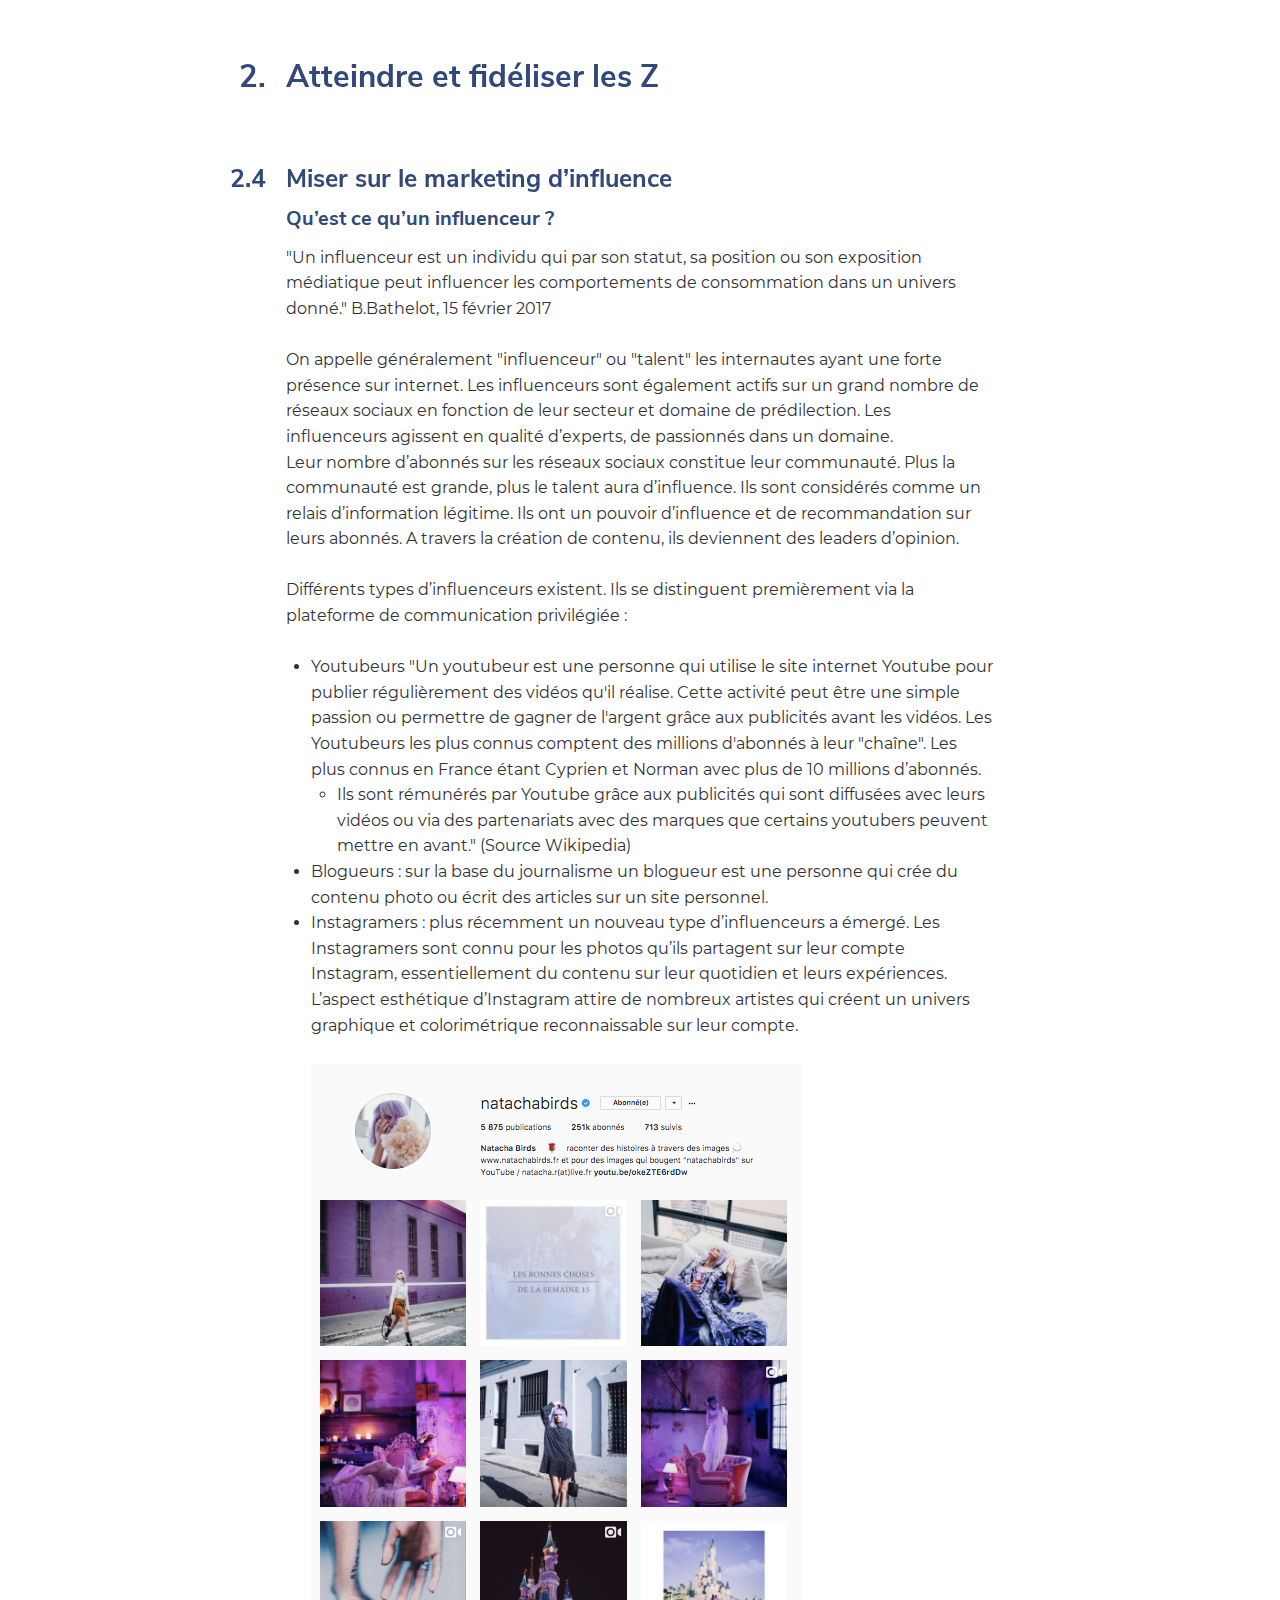
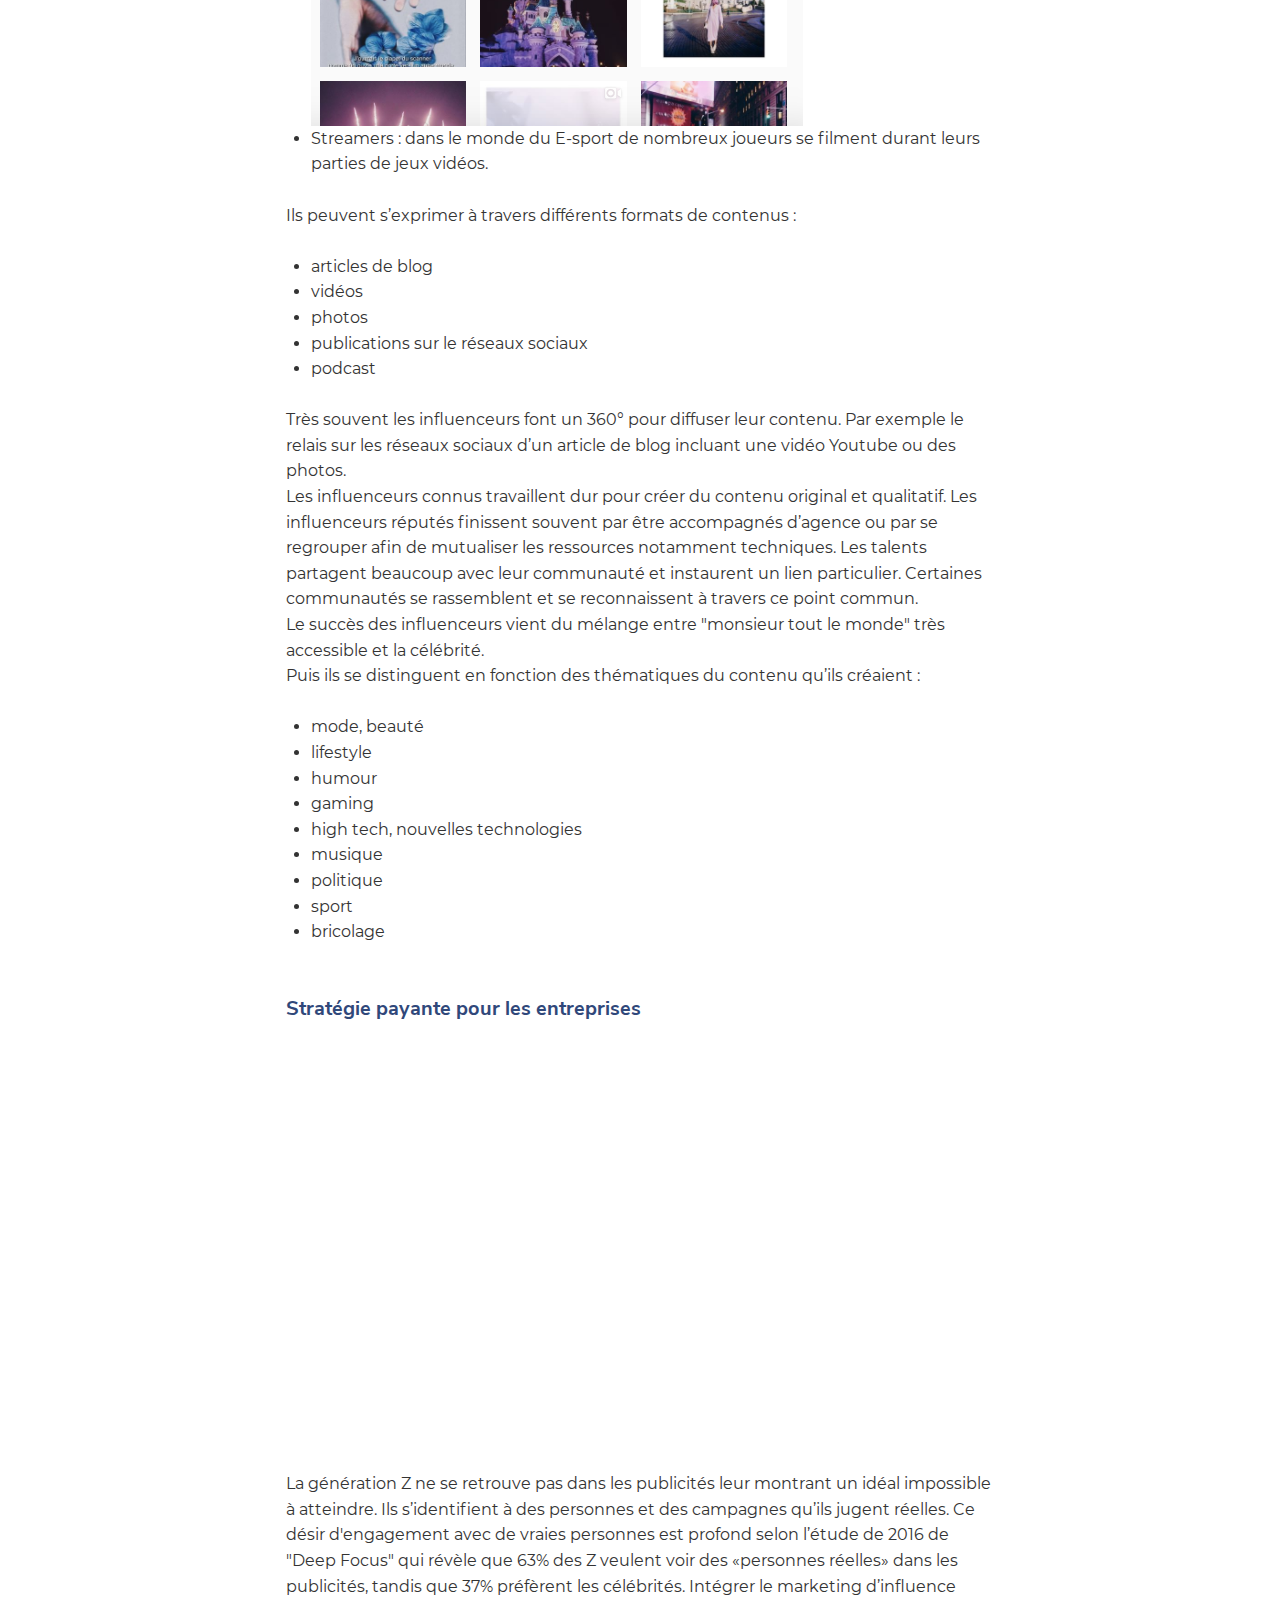
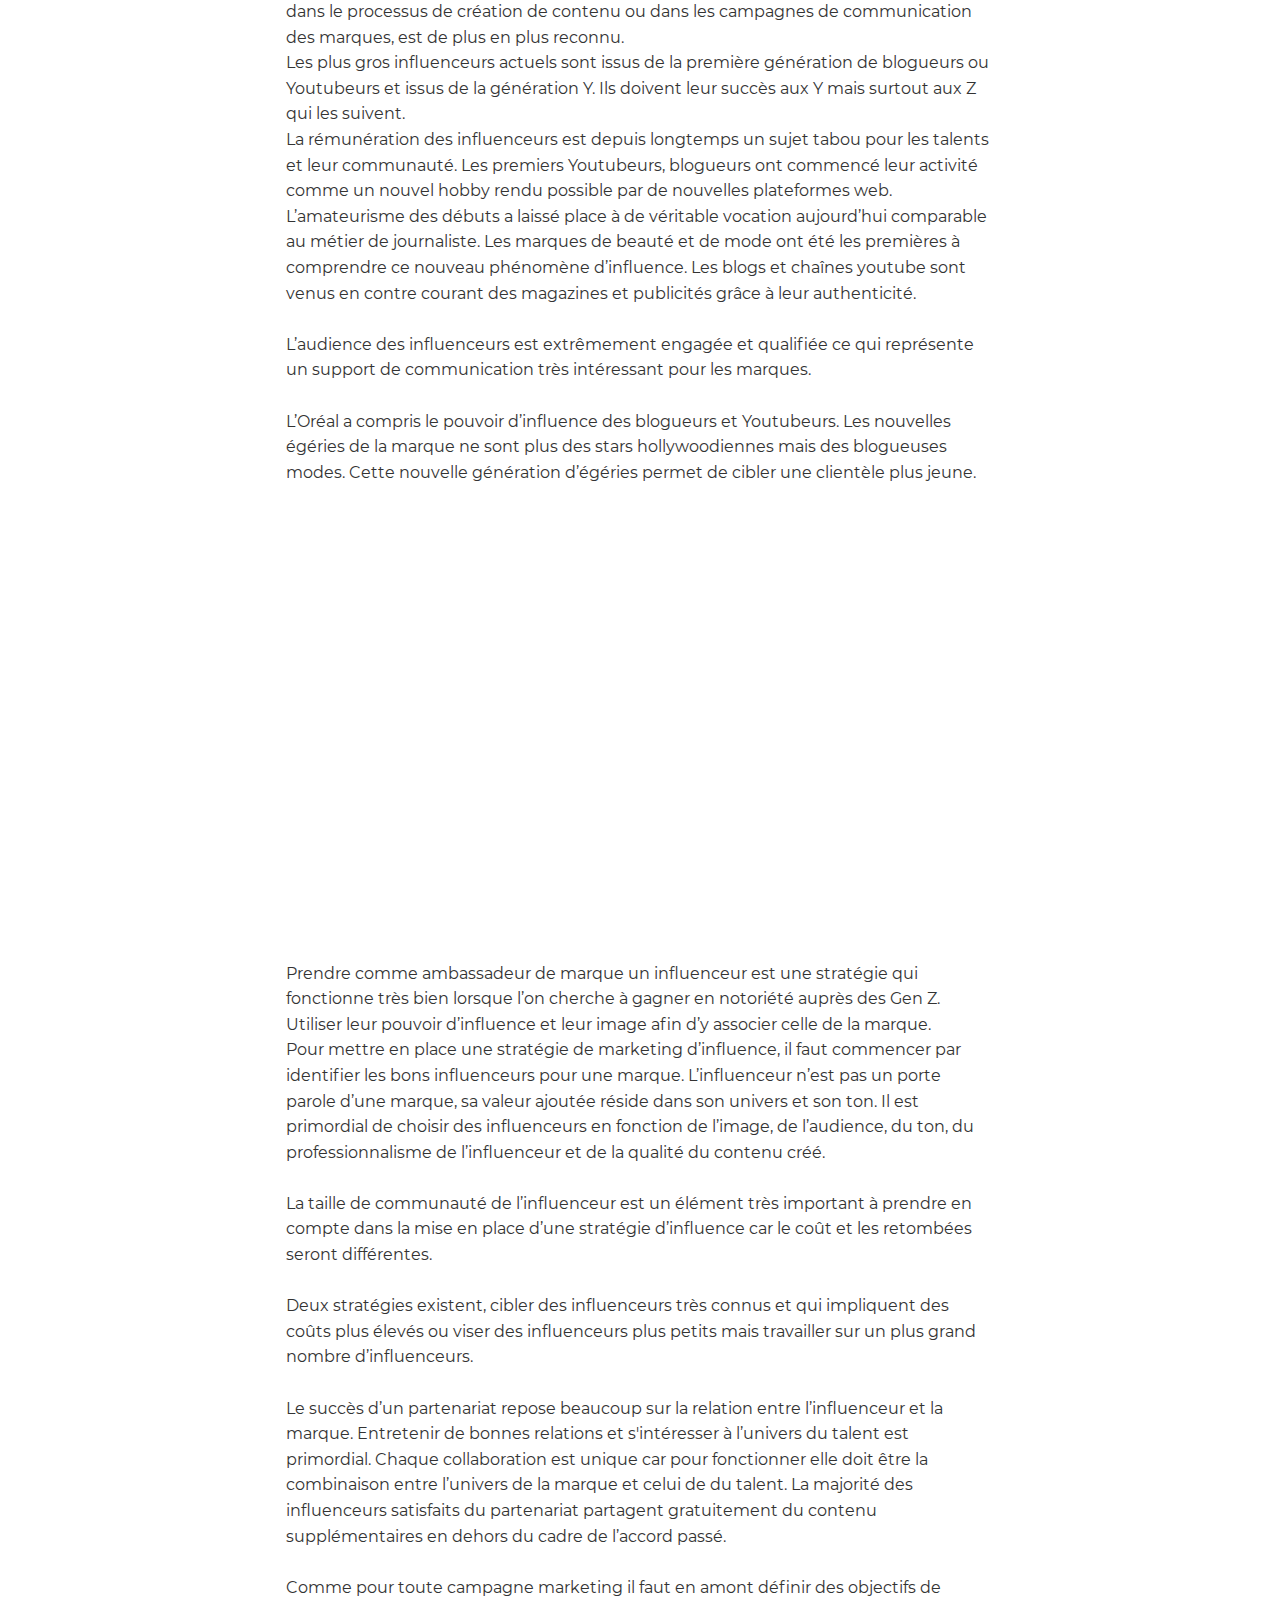
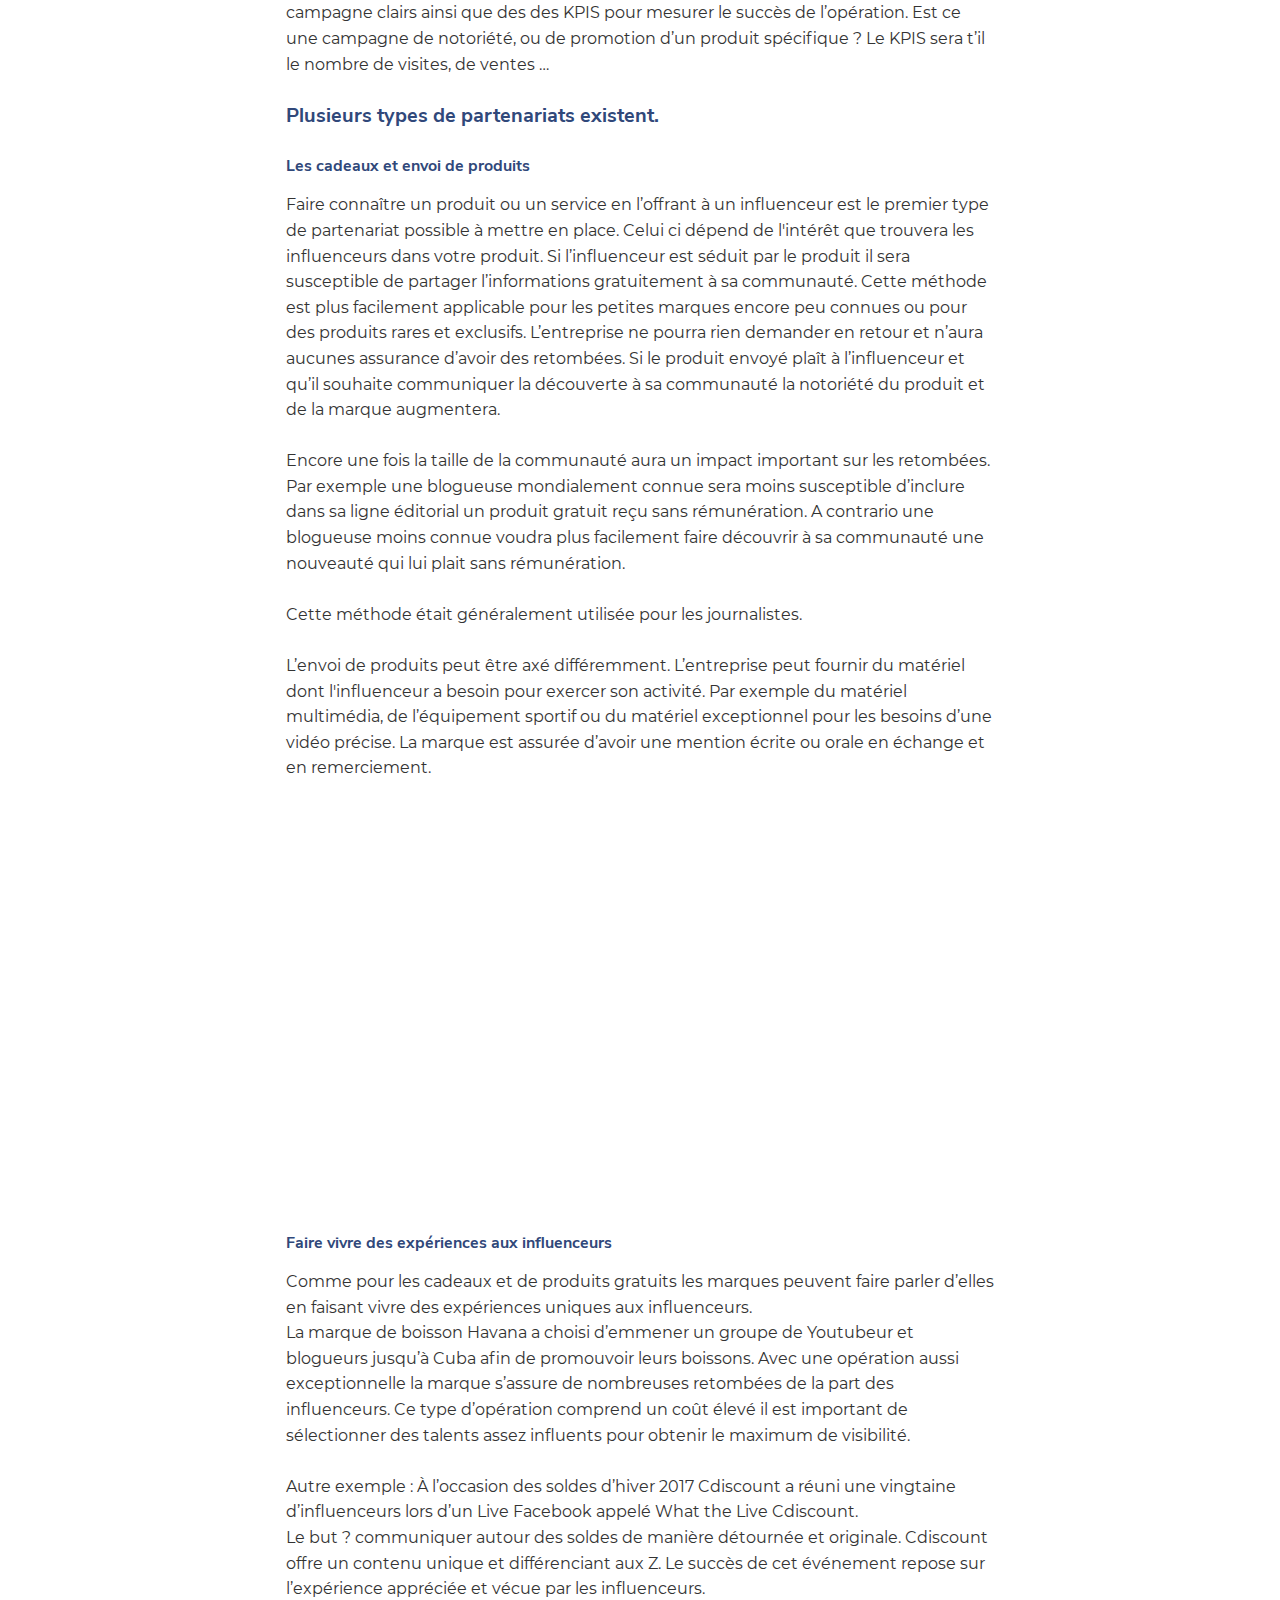
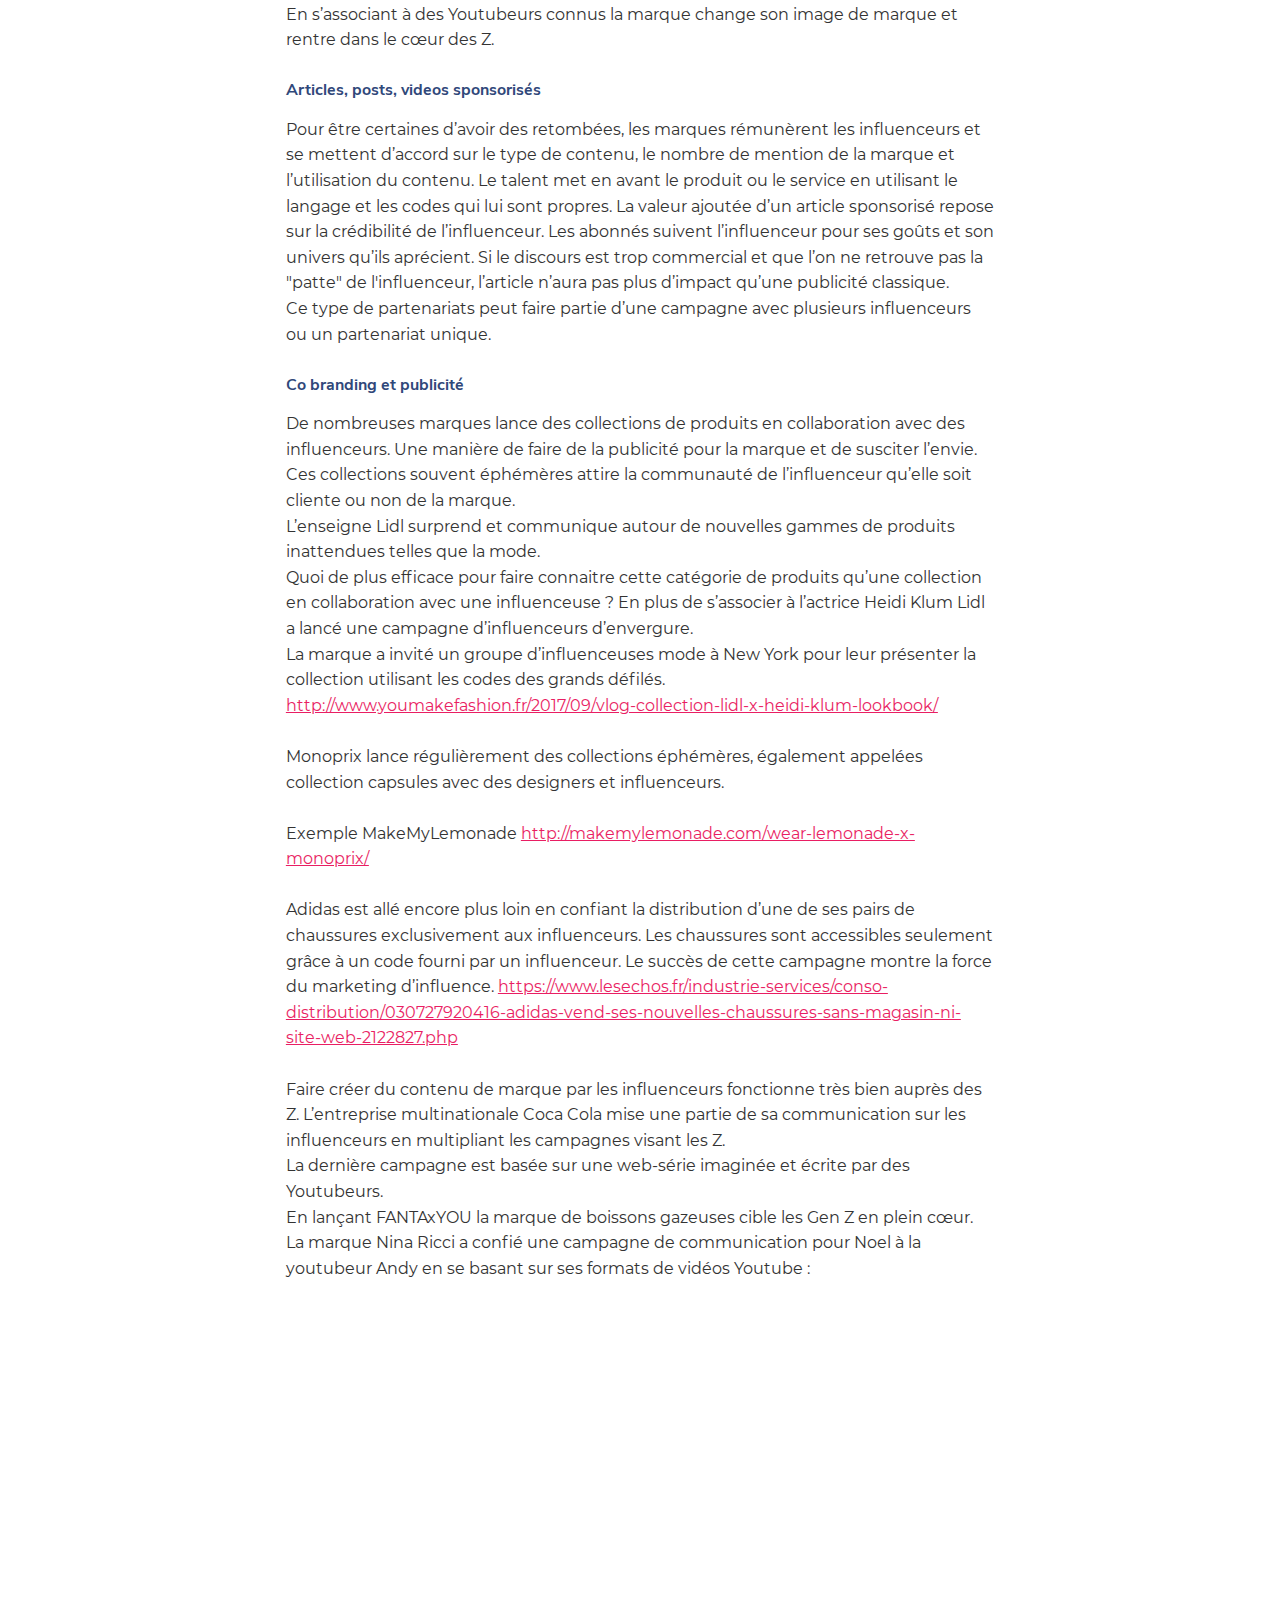
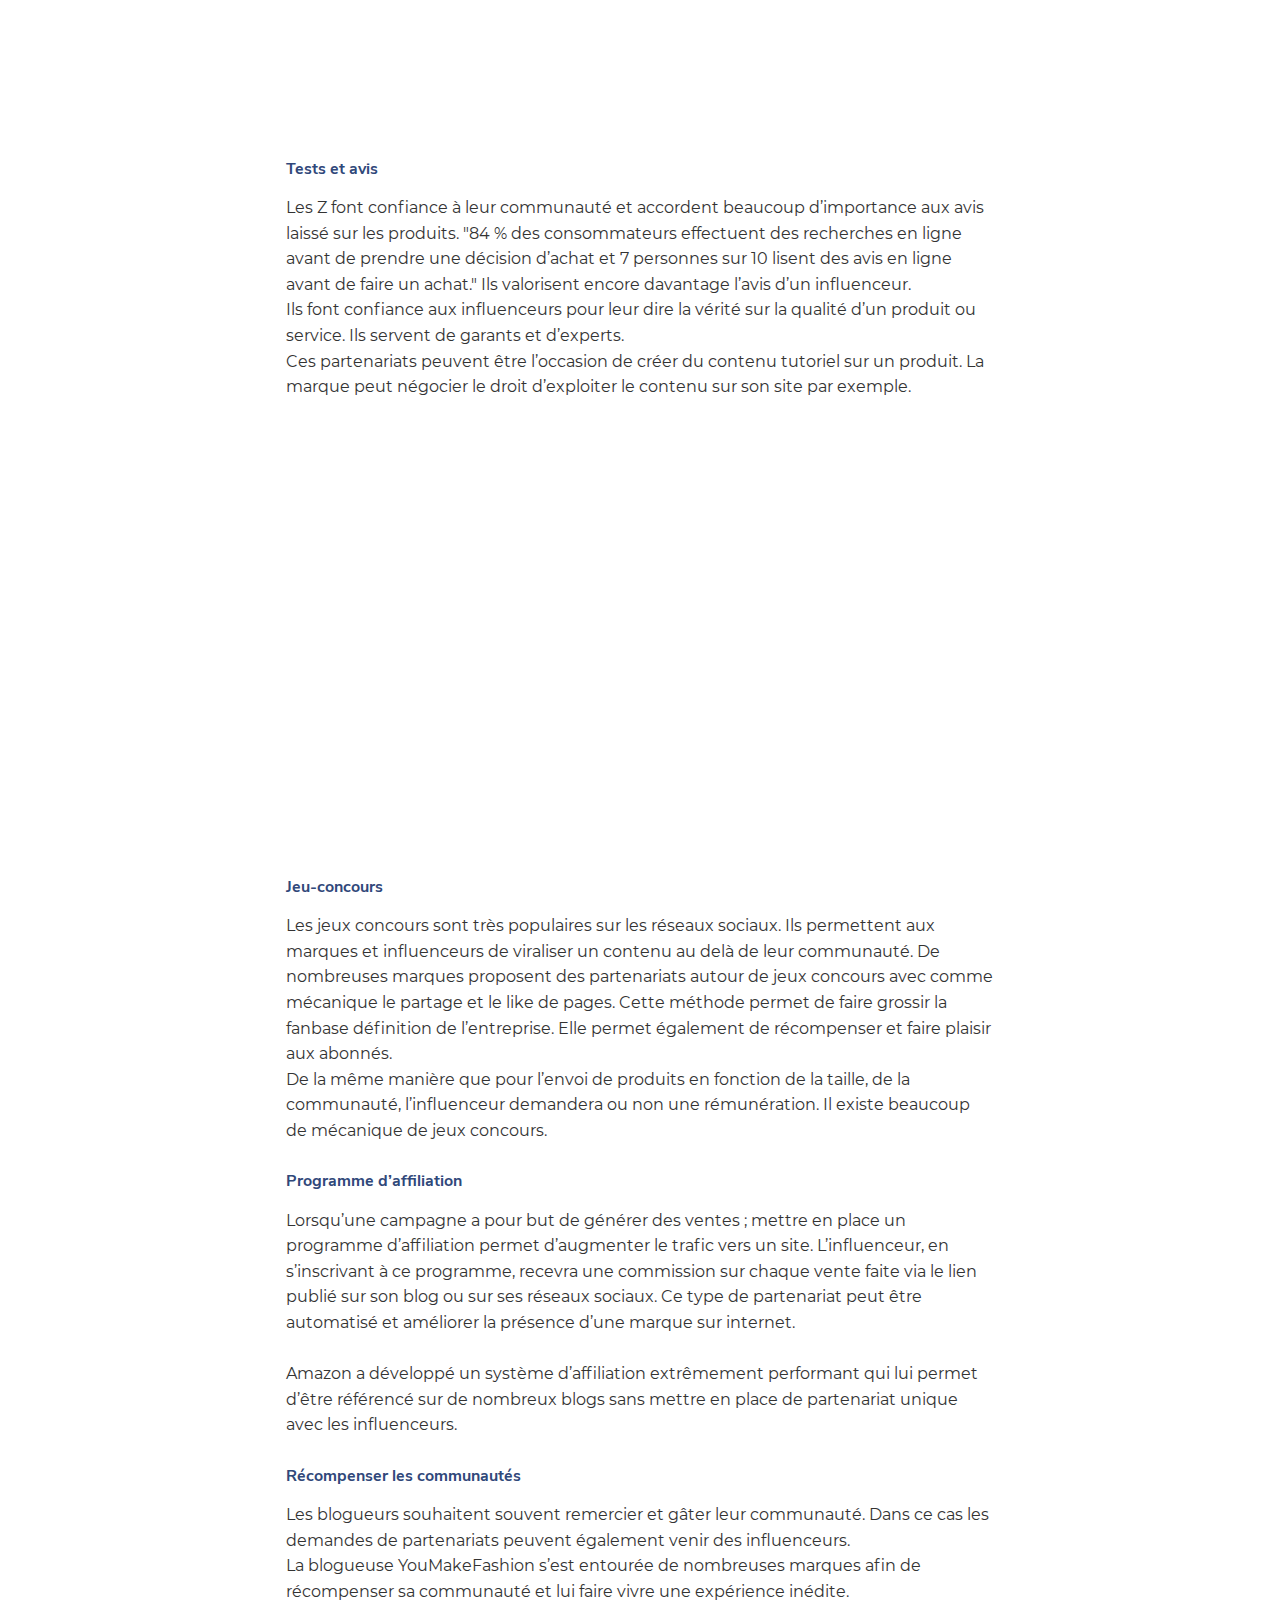
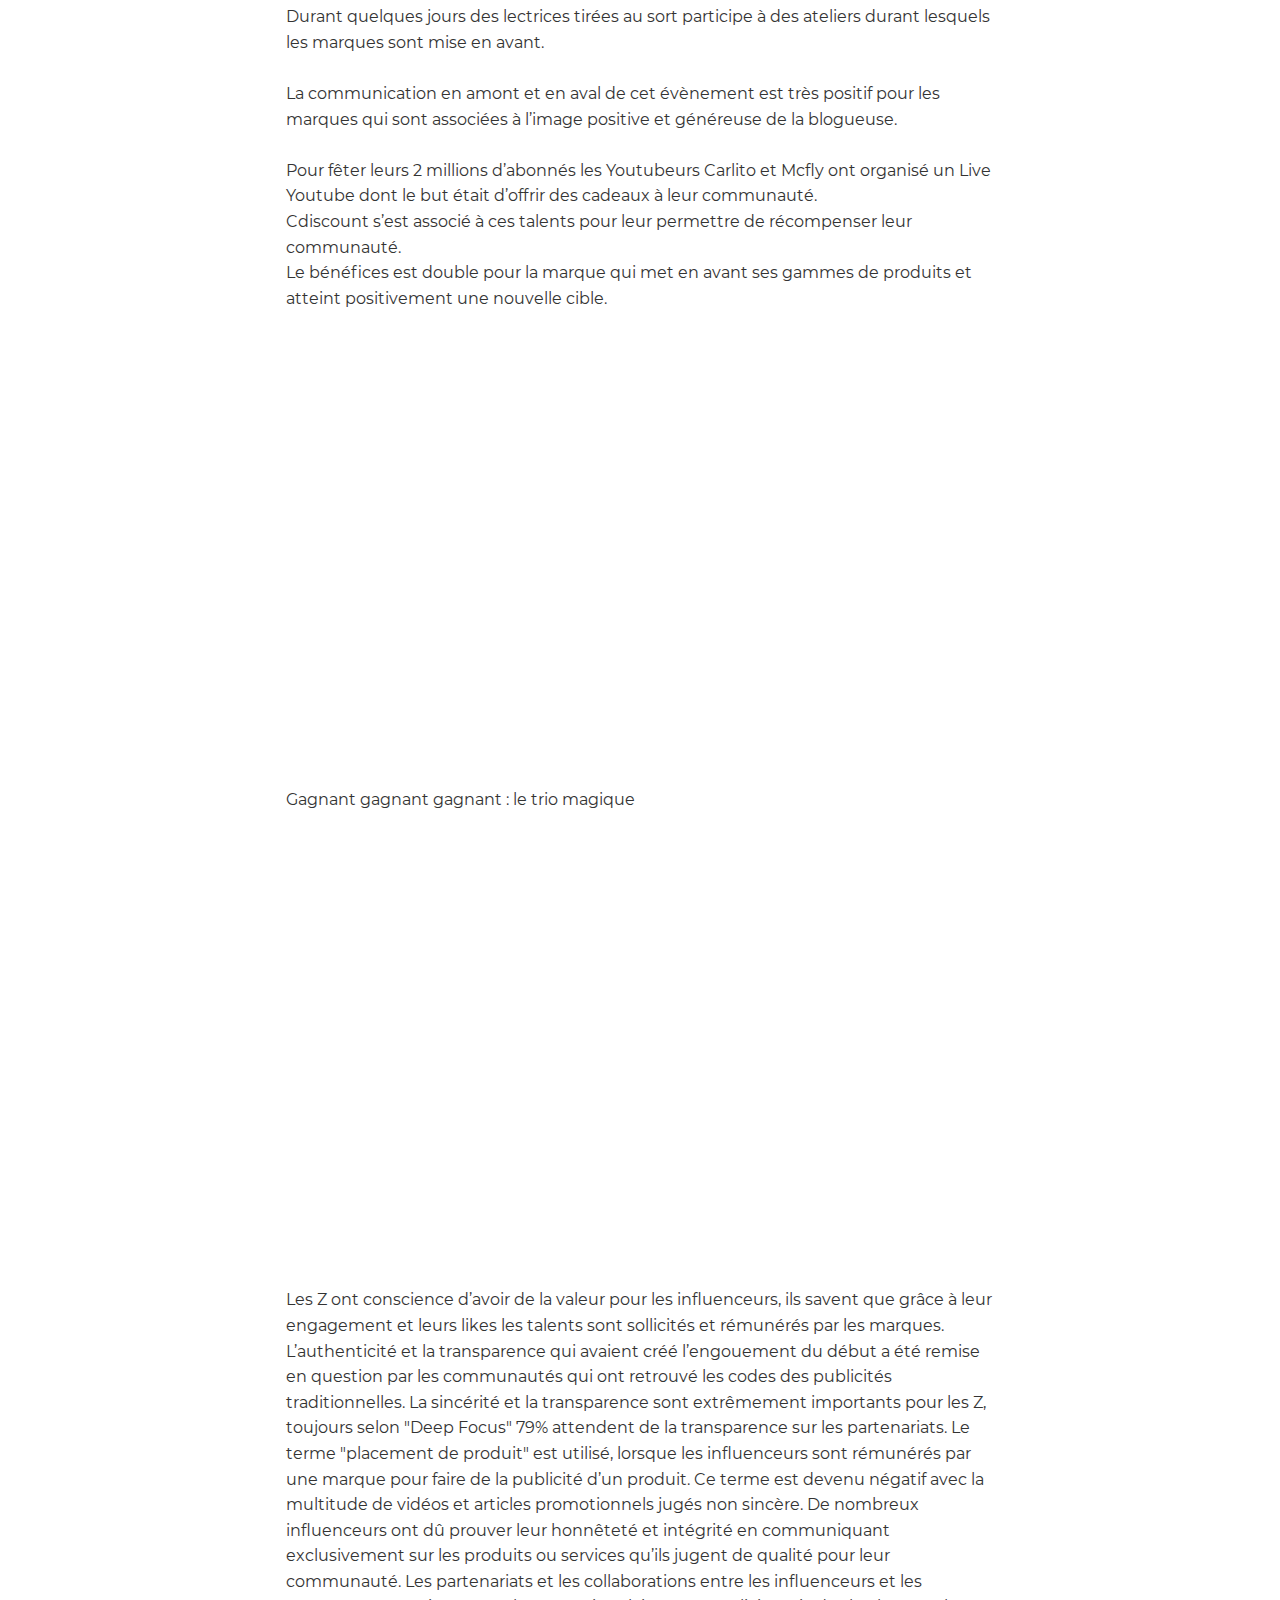
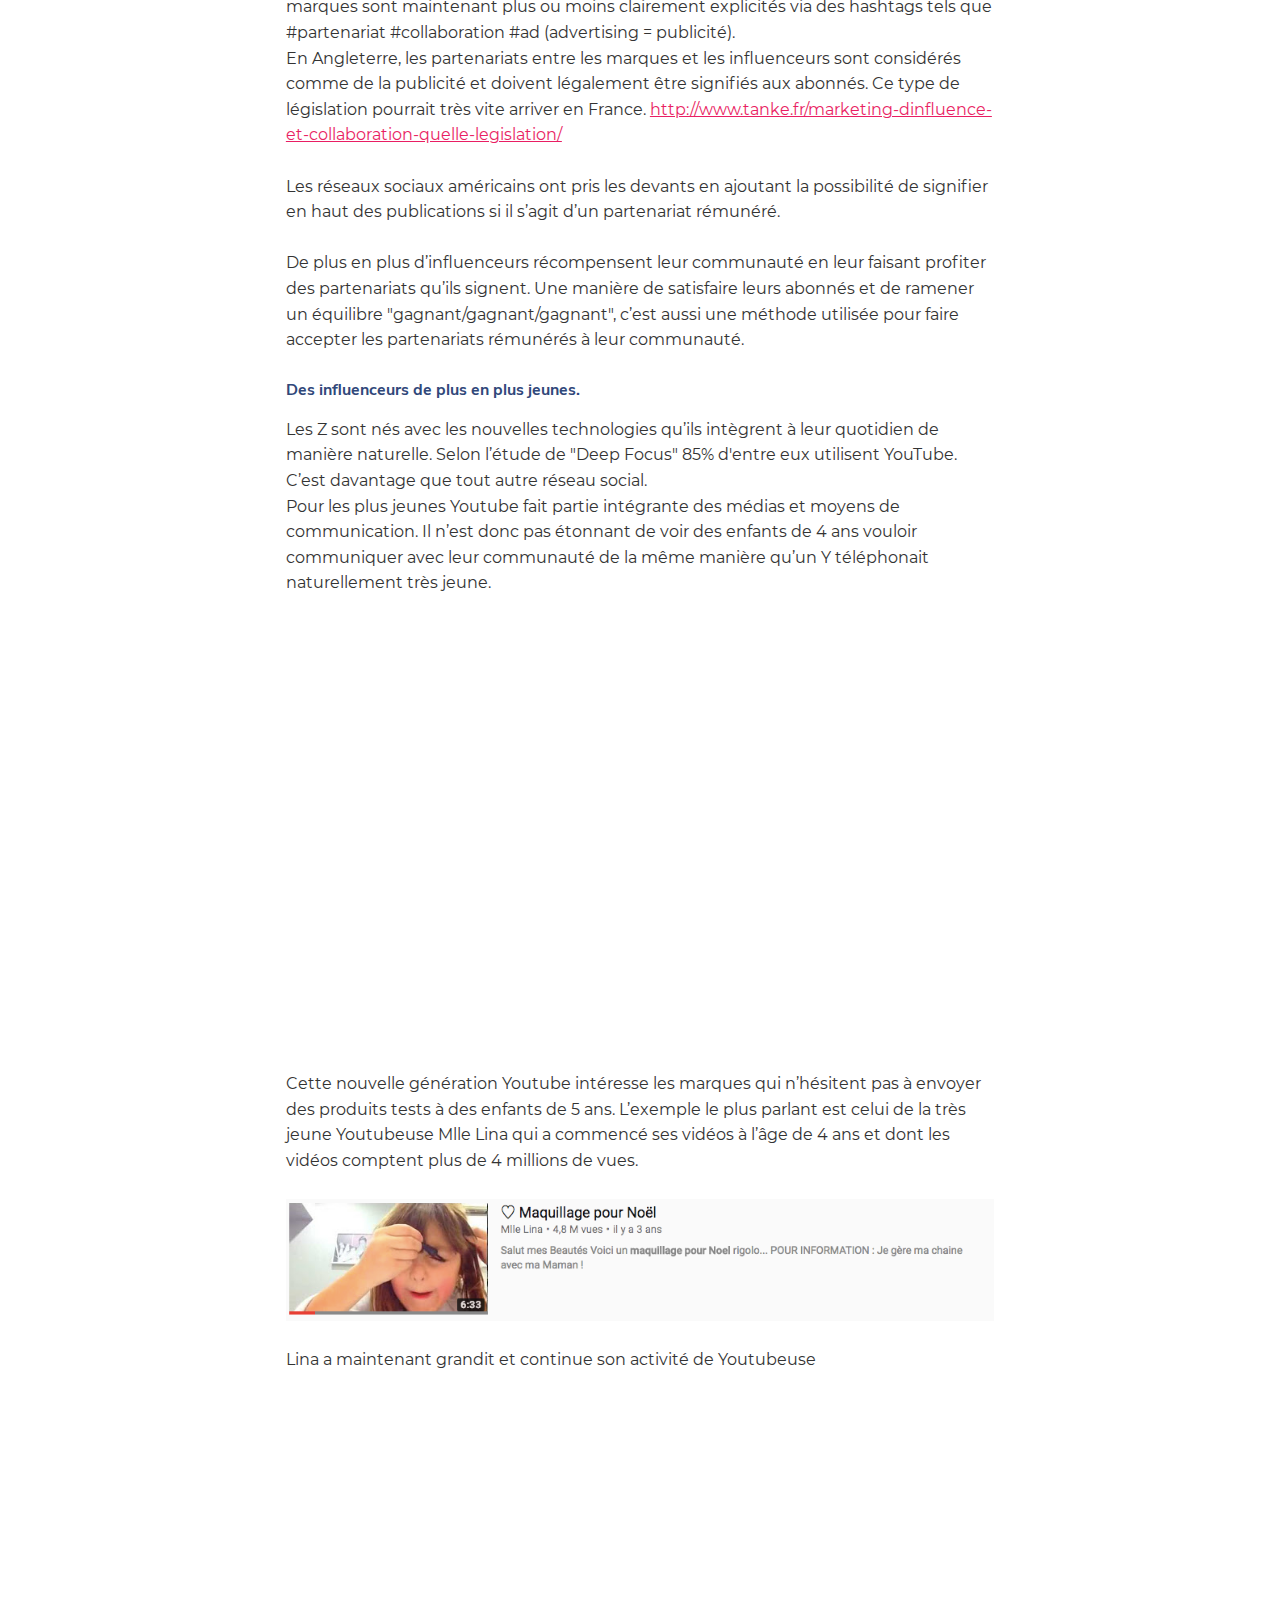
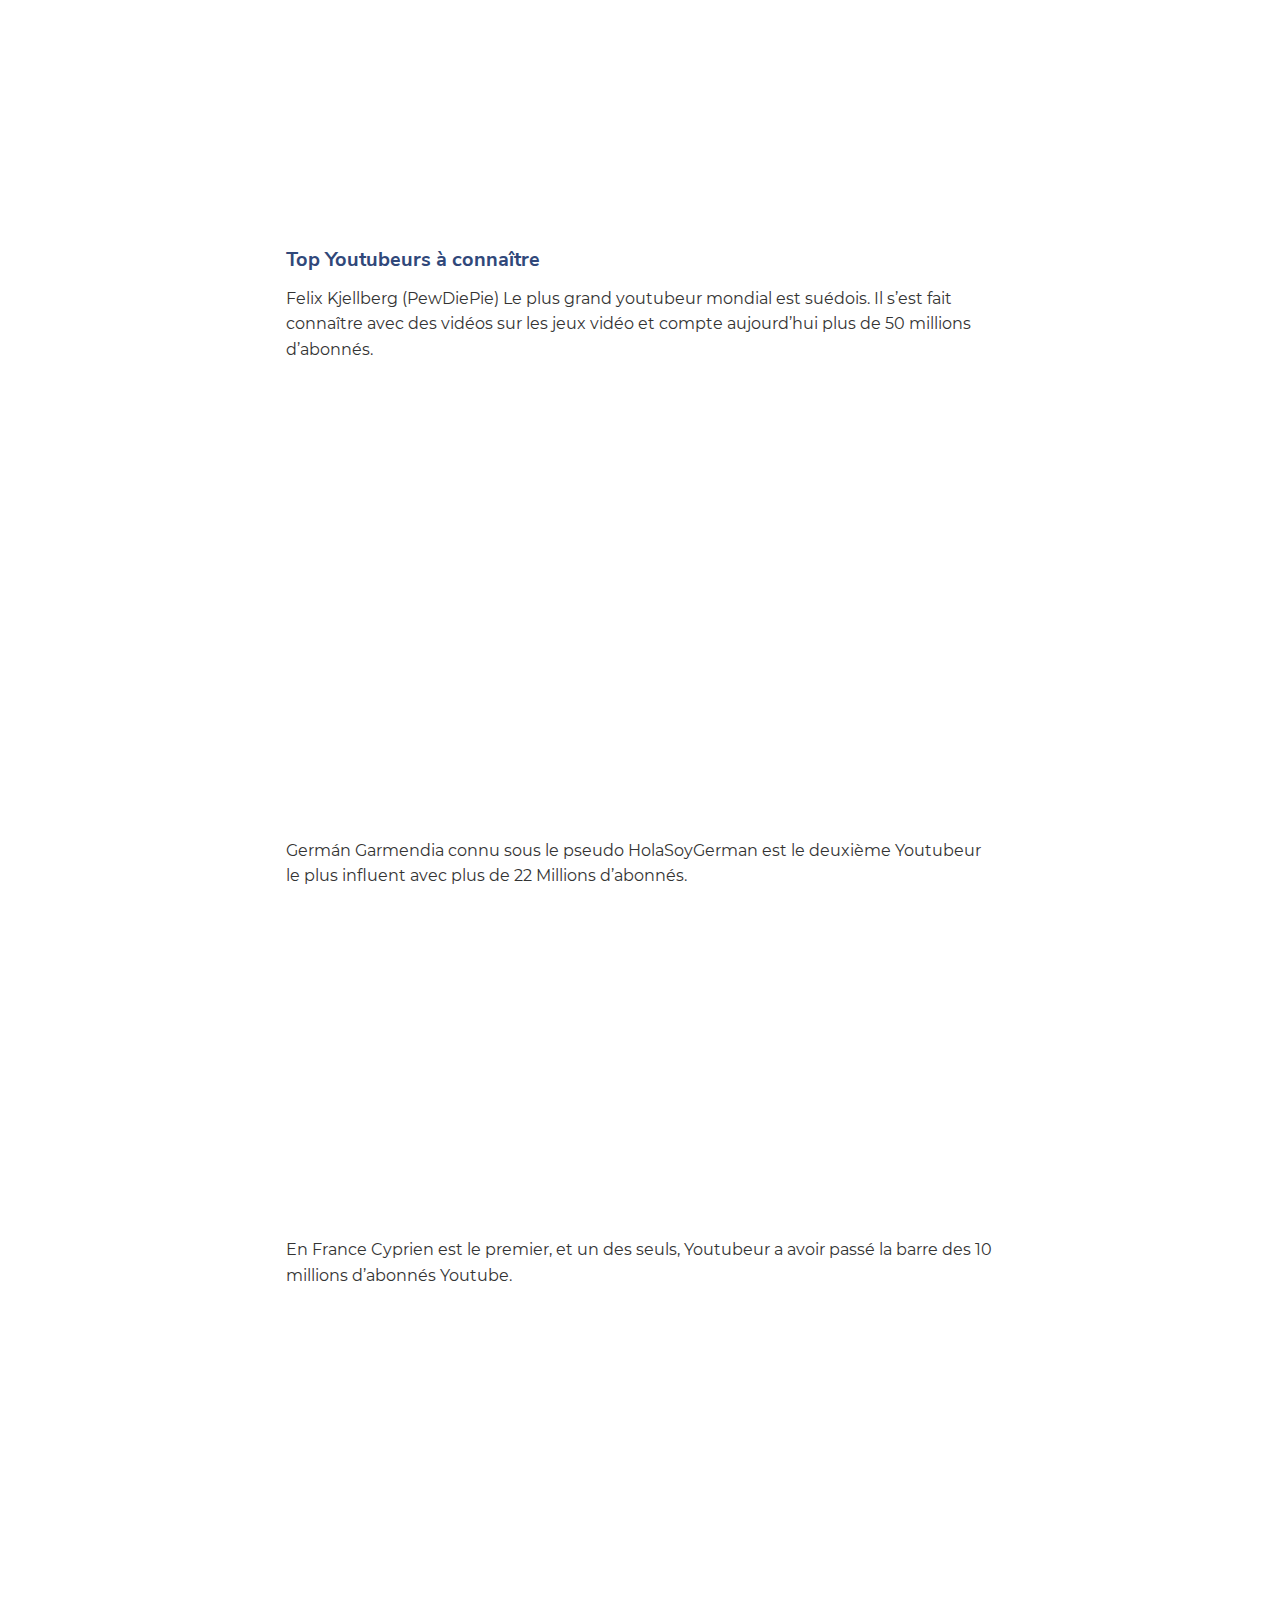
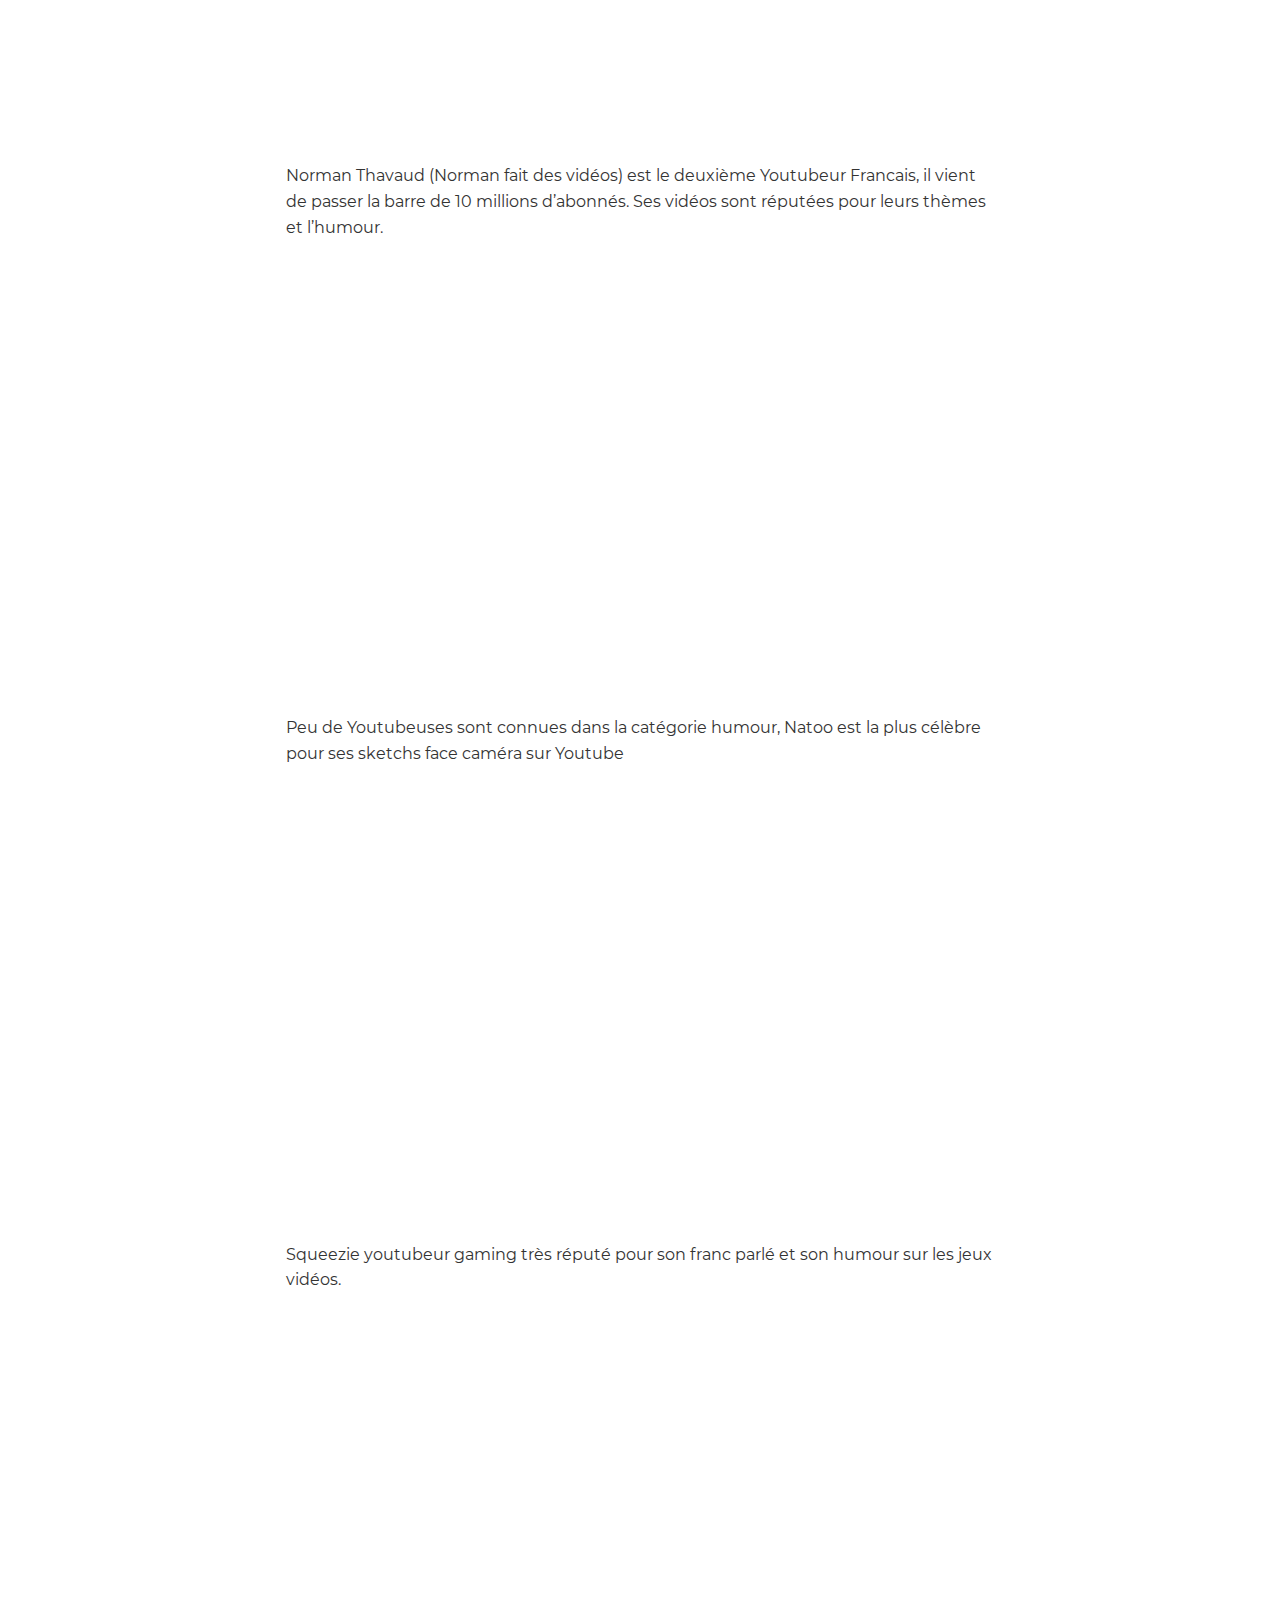
<file: miser-sur-le-marketing-d-influence.html>
<!doctype html>
<html class="no-js" lang="en">
  <head>
    <meta charset="UTF-8">
    <meta name="viewport" content="width=device-width, initial-scale=1.0, shrink-to-fit=no">
    <title>Comment fidéliser la génération Z ? | Louise Le Bolay 2017</title>
    <link href="https://fonts.googleapis.com/css?family=Roboto:400,700" rel="stylesheet">
    <!-- build:css css/main.min.css -->
    <link rel="stylesheet" href="css/main.css" media="all">
    <!-- endbuild -->
  </head>
  <body>
    <article>
      <div class="o-container u-pt-lg">
        <div class="o-grid u-flex-main-center">
          <div class="o-grid__col o-grid__col--12 o-grid__col--8@lg">

            <div class="c-section">
              <h2 id="2" class="c-section__title" data-number="2.">Atteindre et fidéliser les Z</h2>

              <div class="c-section u-mt-lg">
                <h3 id="24" class="c-section__title" data-number="2.4">Miser sur le marketing d’influence</h3>

                <div class="c-section">
                  <h4>Qu’est ce qu’un influenceur ?</h4>

                  <p>"Un influenceur est un individu qui par son statut, sa position ou son exposition médiatique peut influencer les comportements de consommation dans un univers donné." B.Bathelot, 15 février 2017</p>

                  <p>On appelle généralement "influenceur" ou "talent" les internautes ayant une forte présence sur internet. Les influenceurs sont également actifs sur un grand nombre de réseaux sociaux en fonction de leur secteur et domaine de prédilection. Les influenceurs agissent en qualité d’experts, de passionnés dans un domaine.<br/>
                  Leur nombre d’abonnés sur les réseaux sociaux constitue leur communauté. Plus la communauté est grande, plus le talent aura d’influence. Ils sont considérés comme un relais d’information légitime. Ils ont un pouvoir d’influence et de recommandation sur leurs abonnés. A travers la création de contenu, ils deviennent des leaders d’opinion.</p>

                  <p>Différents types d’influenceurs existent. Ils se distinguent premièrement via la plateforme de communication privilégiée :</p>
                  <ul>
                    <li>Youtubeurs "Un youtubeur est une personne qui utilise le site internet Youtube pour publier régulièrement des vidéos qu'il réalise. Cette activité peut être une simple passion ou permettre de gagner de l'argent grâce aux publicités avant les vidéos. Les Youtubeurs les plus connus comptent des millions d'abonnés à leur "chaîne". Les plus connus en France étant Cyprien et Norman avec plus de 10 millions d’abonnés.
                      <ul>
                        <li>Ils sont rémunérés par Youtube grâce aux publicités qui sont diffusées avec leurs vidéos ou via des partenariats avec des marques que certains youtubers peuvent mettre en avant." (Source Wikipedia)</li>
                      </ul>
                    </li>
                    <li>Blogueurs : sur la base du journalisme un blogueur est une personne qui crée du contenu photo ou écrit des articles sur un site personnel.</li>
                    <li>Instagramers : plus récemment un nouveau type d’influenceurs a émergé. Les Instagramers sont connu pour les photos qu’ils partagent sur leur compte Instagram, essentiellement du contenu sur leur quotidien et leurs expériences. L’aspect esthétique d’Instagram attire de nombreux artistes qui créent un univers graphique et colorimétrique reconnaissable sur leur compte.<br/>
                      <img class="u-mt-md" src="./img/29.png" /></li>
                    <li>Streamers : dans le monde du E-sport de nombreux joueurs se filment durant leurs parties de jeux vidéos.</li>
                  </ul>

                  <p>Ils peuvent s’exprimer à travers différents formats de contenus :</p>
                  <ul>
                    <li>articles de blog</li>
                    <li>vidéos</li>
                    <li>photos</li>
                    <li>publications sur le réseaux sociaux</li>
                    <li>podcast</li>
                  </ul>
                  <p>Très souvent les influenceurs font un 360° pour diffuser leur contenu. Par exemple le relais sur les réseaux sociaux d’un article de blog incluant une vidéo Youtube ou des photos.<br/>
                  Les influenceurs connus travaillent dur pour créer du contenu original et qualitatif. Les influenceurs réputés finissent souvent par être accompagnés d’agence ou par se regrouper afin de mutualiser les ressources notamment techniques. Les talents partagent beaucoup avec leur communauté et instaurent un lien particulier. Certaines communautés se rassemblent et se reconnaissent à travers ce point commun.<br/>
                  Le succès des influenceurs vient du mélange entre "monsieur tout le monde" très accessible et la célébrité.<br/>
                  Puis ils se distinguent en fonction des thématiques du contenu qu’ils créaient :</p>
                  <ul>
                    <li>mode, beauté</li>
                    <li>lifestyle</li>
                    <li>humour</li>
                    <li>gaming</li>
                    <li>high tech, nouvelles technologies</li>
                    <li>musique</li>
                    <li>politique</li>
                    <li>sport</li>
                    <li>bricolage</li>
                  </ul>
                </div>

                <div class="c-section u-mt-lg">
                  <h4>Stratégie payante pour les entreprises</h4>
                  <div class="c-media u-mt-md">
                    <iframe src="https://www.youtube.com/embed/cS2xmgbZA8g" frameborder="0" allowfullscreen></iframe>
                  </div>
                  <p>La génération Z ne se retrouve pas dans les publicités leur montrant un idéal impossible à atteindre. Ils s’identifient à des personnes et des campagnes qu’ils jugent réelles. Ce désir d'engagement avec de vraies personnes est profond selon l’étude de 2016 de "Deep Focus" qui révèle que 63% des Z veulent voir des «personnes réelles» dans les publicités, tandis que 37% préfèrent les célébrités. Intégrer le marketing d’influence dans le processus de création de contenu ou dans les campagnes de communication des marques, est de plus en plus reconnu.<br/>
                  Les plus gros influenceurs actuels sont issus de la première  génération de blogueurs ou Youtubeurs et issus de la génération Y.  Ils doivent leur succès aux Y mais surtout aux Z qui les suivent.<br/>
                  La rémunération des influenceurs est depuis longtemps un sujet tabou pour les talents et leur communauté. Les premiers Youtubeurs, blogueurs ont commencé leur activité comme un nouvel hobby rendu possible par de nouvelles plateformes web. L’amateurisme des débuts a laissé place à de véritable vocation aujourd’hui comparable au métier de journaliste. Les marques de beauté et de mode ont été les premières à comprendre ce nouveau phénomène d’influence. Les blogs et chaînes youtube sont venus en contre courant des magazines et publicités grâce à leur authenticité.</p>

                  <p>L’audience des influenceurs est extrêmement engagée et qualifiée ce qui représente un support de communication très intéressant pour les marques.</p>

                  <p>L’Oréal a compris le pouvoir d’influence des blogueurs et Youtubeurs. Les nouvelles égéries de la marque ne sont plus des stars hollywoodiennes mais des blogueuses modes. Cette nouvelle génération d’égéries permet de cibler une clientèle plus jeune.</p>
                  <div class="c-media u-mt-lg">
                    <iframe src="https://www.youtube.com/embed/osjJOg3DH44" frameborder="0" allowfullscreen></iframe>
                  </div>

                  <p>Prendre comme ambassadeur de marque un influenceur est une stratégie qui fonctionne très bien lorsque l’on cherche à gagner en notoriété auprès des Gen Z. Utiliser leur pouvoir d’influence et leur image afin d’y associer celle de la marque.<br/>
                  Pour mettre en place une stratégie de marketing d’influence, il faut commencer par identifier les bons influenceurs pour une marque. L’influenceur n’est pas un porte parole d’une marque, sa valeur ajoutée réside dans son univers et son ton. Il est primordial de choisir des influenceurs en fonction de l’image, de l’audience, du ton, du professionnalisme de l’influenceur et de la qualité du contenu créé.</p>

                  <p>La taille de communauté de l’influenceur est un élément très important à prendre en compte dans la mise en place d’une stratégie d’influence car le coût et les retombées seront différentes.</p>
                  
                  <p>Deux stratégies existent, cibler des influenceurs très connus et qui impliquent des coûts plus élevés ou viser des influenceurs plus petits mais travailler sur un plus grand nombre d’influenceurs.</p>
                  
                  <p>Le succès d’un partenariat repose beaucoup sur la relation entre l’influenceur et la marque. Entretenir de bonnes relations et s'intéresser à l’univers du talent est primordial. Chaque collaboration est unique car pour fonctionner elle doit être la combinaison entre l’univers de la marque et celui de du talent. La majorité des influenceurs satisfaits du partenariat partagent gratuitement du contenu supplémentaires en dehors du cadre de l’accord passé.</p>

                  <p>Comme pour toute campagne marketing il faut en amont définir des objectifs de campagne clairs ainsi que des des KPIS pour mesurer le succès de l’opération.  Est ce une campagne de notoriété, ou de promotion d’un produit spécifique ? Le KPIS sera t’il le nombre de visites, de ventes …</p>
                </div>

                <div class="c-section u-pt-md">
                  <h4>Plusieurs types de partenariats existent.</h4>

                  <h5>Les cadeaux et envoi de produits</h5>
                  <p>Faire connaître un produit ou un service en l’offrant à un influenceur est le premier type de partenariat possible à mettre en place. Celui ci dépend de l'intérêt que trouvera les influenceurs dans votre produit. Si l’influenceur est séduit par le produit il sera susceptible de partager l’informations gratuitement à sa communauté. Cette méthode est plus facilement applicable pour les petites marques encore peu connues ou pour des produits rares et exclusifs. L’entreprise ne pourra rien demander en retour et n’aura aucunes assurance d’avoir des retombées.  Si le produit envoyé plaît à l’influenceur et qu’il souhaite communiquer la découverte à sa communauté la notoriété du produit et de la marque augmentera.</p>

                  <p>Encore une fois la taille de la communauté aura un impact important sur les retombées. Par exemple une blogueuse mondialement connue sera moins susceptible d’inclure dans sa ligne éditorial un produit gratuit reçu sans rémunération. A contrario une blogueuse moins connue voudra plus facilement faire découvrir à sa communauté une nouveauté qui lui plait sans rémunération.</p>
                  
                  <p>Cette méthode était généralement utilisée pour les journalistes.</p>

                  <p>L’envoi de produits peut être axé différemment. L’entreprise peut fournir du matériel dont l'influenceur a besoin pour exercer son activité. Par exemple du matériel multimédia, de l’équipement sportif ou du matériel exceptionnel pour les besoins d’une vidéo précise. La marque est assurée d’avoir une mention écrite ou orale en échange et en remerciement.</p>

                  <div class="c-media u-pt-md">
                    <iframe src="https://www.youtube.com/embed/6y7ghTW6tUI" frameborder="0" allowfullscreen></iframe>
                  </div>
                   
                  <h5>Faire vivre des expériences aux influenceurs</h5>
                  <p>Comme pour les cadeaux et de produits gratuits les marques peuvent faire parler d’elles en faisant vivre des expériences uniques aux influenceurs.<br/>
                  La marque de boisson Havana a choisi d’emmener un groupe de Youtubeur et blogueurs jusqu’à Cuba afin de promouvoir leurs boissons.
                  Avec une opération aussi exceptionnelle la marque s’assure de nombreuses retombées de la part des influenceurs. Ce type d’opération comprend un coût élevé il est important de sélectionner des talents assez influents pour obtenir le maximum de visibilité.</p>

                  <p>Autre exemple :  À l’occasion des soldes d’hiver 2017 Cdiscount a réuni une vingtaine d’influenceurs lors d’un Live Facebook appelé What the Live Cdiscount.<br/>
                  Le but ? communiquer autour des soldes de manière détournée et originale. Cdiscount offre un contenu unique et différenciant aux Z. Le succès de cet événement repose sur l’expérience appréciée et vécue par les influenceurs.<br/>
                  En s’associant à des Youtubeurs connus la marque change son image de marque et rentre dans le cœur des Z.<br/>

                  <h5>Articles, posts, videos sponsorisés</h5>
                  <p>Pour être certaines d’avoir des retombées, les marques rémunèrent les influenceurs et se mettent d’accord sur le type de contenu, le nombre de mention de la marque et l’utilisation du contenu. Le talent met en avant le produit ou le service en utilisant le langage et les codes qui lui sont propres. La valeur ajoutée d’un article sponsorisé repose sur la crédibilité de l’influenceur. Les abonnés suivent l’influenceur pour ses goûts et son univers qu’ils aprécient. Si le discours est trop commercial et que l’on ne retrouve pas la "patte" de l'influenceur,  l’article n’aura pas plus d’impact qu’une publicité classique.<br/>
                  Ce type de partenariats peut faire partie d’une campagne avec plusieurs influenceurs ou un partenariat unique.<br/>

                  <h5>Co branding et publicité</h5>
                  <p>De nombreuses marques lance des collections de produits en collaboration avec des influenceurs. Une manière de faire de la publicité pour la marque et de susciter l’envie.<br/>
                  Ces collections souvent éphémères attire la communauté de l’influenceur qu’elle soit cliente ou non de la marque.<br/>
                  L’enseigne Lidl surprend et communique autour de nouvelles gammes de produits inattendues telles que la mode.<br/>
                  Quoi de plus efficace pour faire connaitre cette catégorie de produits qu’une collection en collaboration avec une influenceuse ? En plus de s’associer à l’actrice Heidi Klum Lidl a lancé une campagne d’influenceurs d’envergure.<br/>
                  La marque a invité un groupe d’influenceuses mode à New York pour leur présenter la collection utilisant les codes des grands défilés. <a href="http://www.youmakefashion.fr/2017/09/vlog-collection-lidl-x-heidi-klum-lookbook/">http://www.youmakefashion.fr/2017/09/vlog-collection-lidl-x-heidi-klum-lookbook/</a></p>

                  <p>Monoprix lance régulièrement des collections éphémères, également appelées collection capsules avec des designers et influenceurs.</p>

                  <p>Exemple MakeMyLemonade <a href="http://makemylemonade.com/wear-lemonade-x-monoprix/">http://makemylemonade.com/wear-lemonade-x-monoprix/</a></p>

                  <p>Adidas est allé encore plus loin en confiant la distribution d’une de ses pairs de chaussures exclusivement aux influenceurs. Les chaussures sont accessibles seulement grâce à un code fourni par un influenceur. Le succès de cette campagne montre la force du marketing d’influence. <a href="https://www.lesechos.fr/industrie-services/conso-distribution/030727920416-adidas-vend-ses-nouvelles-chaussures-sans-magasin-ni-site-web-2122827.php">https://www.lesechos.fr/industrie-services/conso-distribution/030727920416-adidas-vend-ses-nouvelles-chaussures-sans-magasin-ni-site-web-2122827.php</a></p>

                  <p>Faire créer du contenu de marque par les influenceurs fonctionne très bien auprès des Z. 
                  L’entreprise multinationale Coca Cola mise une partie de sa communication sur les influenceurs en multipliant les campagnes visant les Z.<br/>
                  La dernière campagne est basée sur une web-série imaginée et écrite par des Youtubeurs.<br/>
                  En lançant FANTAxYOU la marque de boissons gazeuses cible les Gen Z en plein cœur.<br/>
                  La marque Nina Ricci a confié une campagne de communication pour Noel à la youtubeur Andy en se basant sur ses formats de vidéos Youtube :</p>

                  <div class="c-media u-mt-lg">
                    <iframe src="https://www.youtube.com/embed/k69dvWKOZ-o" frameborder="0" allowfullscreen></iframe>
                  </div>

                  <h5>Tests et avis</h5>
                  <p>Les Z font confiance à leur communauté et accordent beaucoup d’importance aux avis laissé sur les produits. "84 % des consommateurs effectuent des recherches en ligne avant de prendre une décision d’achat et 7 personnes sur 10 lisent des avis en ligne avant de faire un achat." Ils valorisent encore davantage l’avis d’un influenceur.<br/>
                  Ils font confiance aux influenceurs pour leur dire la vérité sur la qualité d’un produit ou service. Ils servent de garants et d’experts.<br/>
                  Ces partenariats peuvent être l’occasion de créer du contenu tutoriel sur un produit. La marque peut négocier le droit d’exploiter le contenu sur son site par exemple.</p>

                  <div class="c-media u-mt-lg">
                    <iframe src="https://www.youtube.com/embed/ImmCaUrNpOs" frameborder="0" allowfullscreen></iframe>
                  </div>

                  <h5>Jeu-concours</h5>
                  <p>Les jeux concours sont très populaires sur les réseaux sociaux. Ils permettent aux marques et influenceurs de viraliser un contenu au delà de leur communauté. De nombreuses marques proposent des partenariats autour de jeux concours avec comme mécanique le partage et le like de pages. Cette méthode permet de faire grossir la fanbase définition de l’entreprise. Elle permet également de récompenser et faire plaisir aux abonnés.<br/>
                  De la même manière que pour l’envoi de produits en fonction de la taille, de la communauté, l’influenceur demandera ou non une rémunération. Il existe beaucoup de mécanique de jeux concours.<br/>

                  <h5>Programme d’affiliation</h5>
                  <p>Lorsqu’une campagne a pour but de générer des ventes ; mettre en place un programme d’affiliation permet d’augmenter le trafic vers un site. L’influenceur, en s’inscrivant à ce programme, recevra une commission sur chaque vente faite via le lien publié sur son blog ou sur ses réseaux sociaux. Ce type de partenariat peut être automatisé et améliorer la présence d’une marque sur internet.</p>
                  
                  <p>Amazon a développé un système d’affiliation extrêmement performant qui lui permet d’être référencé sur de nombreux blogs sans mettre en place de partenariat unique avec les influenceurs.</p>

                  <h5>Récompenser les communautés</h5>
                  <p>Les blogueurs souhaitent souvent remercier et gâter leur communauté. Dans ce cas les demandes de partenariats peuvent également venir des influenceurs.<br/>
                  La blogueuse YouMakeFashion s’est entourée de nombreuses marques afin de récompenser sa communauté et lui faire vivre une expérience inédite.<br/>
                  Durant quelques jours des lectrices tirées au sort participe à des ateliers durant lesquels les marques sont mise en avant.</p>

                  <p>La communication en amont et en aval de cet évènement est très positif pour les marques qui sont associées à l’image positive et généreuse de la blogueuse.</p>
                   
                  <p>Pour fêter leurs 2 millions d’abonnés les Youtubeurs Carlito et Mcfly ont organisé un Live Youtube dont le but était d’offrir des cadeaux à leur communauté.<br/>
                  Cdiscount s’est associé à ces talents pour leur permettre de récompenser leur communauté.<br/>
                  Le bénéfices est double pour la marque qui met en avant ses gammes de produits et atteint positivement une nouvelle cible.</p>

                  <div class="c-media u-mt-lg">
                    <iframe src="https://www.youtube.com/embed/iP66hpQySmg?start=48" frameborder="0" allowfullscreen></iframe>
                  </div>

                  <p>Gagnant gagnant gagnant : le trio magique</p>
                  <div class="c-media u-mt-lg">
                    <iframe src="https://www.youtube.com/embed/R8SGuaLbrQ8?start=172" frameborder="0" allowfullscreen></iframe>
                  </div>

                  <p>Les Z ont conscience d’avoir de la valeur pour les influenceurs, ils savent que grâce à leur engagement et leurs likes les talents sont sollicités et rémunérés  par les marques. L’authenticité et la transparence qui avaient créé l’engouement du début a été remise en question par les communautés qui ont retrouvé les codes des publicités traditionnelles. La sincérité et la transparence sont extrêmement importants pour les Z, toujours selon "Deep Focus" 79% attendent de la transparence sur les partenariats. Le terme "placement de produit" est utilisé, lorsque les influenceurs sont rémunérés par une marque pour faire de la publicité d’un produit. Ce terme est devenu négatif avec la multitude de vidéos et articles promotionnels jugés non sincère. De nombreux influenceurs ont dû prouver leur honnêteté et intégrité en communiquant exclusivement sur les produits ou services qu’ils jugent de qualité pour leur communauté. Les partenariats et les collaborations entre les influenceurs et les marques sont maintenant plus ou moins clairement explicités via des hashtags tels que #partenariat #collaboration #ad (advertising = publicité).<br/>
                  En Angleterre, les partenariats entre les marques et les influenceurs sont considérés comme de la publicité et doivent légalement être signifiés aux abonnés. Ce type de législation pourrait très vite arriver en France. <a target="_blank" href="http://www.tanke.fr/marketing-dinfluence-et-collaboration-quelle-legislation/">http://www.tanke.fr/marketing-dinfluence-et-collaboration-quelle-legislation/</a></p>

                  <p>Les réseaux sociaux américains ont pris les devants en ajoutant la possibilité de signifier en haut des publications si il s’agit d’un partenariat rémunéré.</p>

                  <p>De plus en plus d’influenceurs récompensent leur communauté en leur faisant profiter des partenariats qu’ils signent. Une manière de satisfaire leurs abonnés et de ramener un équilibre "gagnant/gagnant/gagnant", c’est aussi une méthode utilisée pour faire accepter les partenariats rémunérés à leur communauté.</p>
                </div>

                <div class="c-section u-pt-md">
                  <h5>Des influenceurs de plus en plus jeunes.</h5>
                  <p>Les Z sont nés avec les nouvelles technologies qu’ils intègrent à leur quotidien de manière naturelle. Selon l’étude de "Deep Focus" 85% d'entre eux utilisent YouTube. C’est davantage que tout autre réseau social.<br/>
                  Pour les plus jeunes Youtube fait partie intégrante des médias et moyens de communication. Il n’est donc pas étonnant de voir des enfants de 4 ans vouloir communiquer avec leur communauté de la même manière qu’un Y téléphonait naturellement très jeune.</p>

                  <div class="c-media u-mt-lg">
                    <iframe src="https://www.youtube.com/embed/pvUU0qgDniE" frameborder="0" allowfullscreen></iframe>
                  </div>

                  <p>Cette nouvelle génération Youtube intéresse les marques qui n’hésitent pas à envoyer des produits tests à des enfants de 5 ans. L’exemple le plus parlant est celui de la très jeune Youtubeuse Mlle Lina qui a commencé ses vidéos à l’âge de 4 ans et dont les vidéos comptent  plus de 4 millions de vues.</p>

                  <img class="u-mt-md" src="./img/30.png" />
                   
                  <p>Lina a maintenant grandit et continue son activité de Youtubeuse</p>
                  <div class="c-media u-mt-lg">
                    <iframe src="https://www.youtube.com/embed/WcTR1_y1fZo" frameborder="0" allowfullscreen></iframe>
                  </div>
                </div>
                
                <div class="c-section u-pt-md">
                  <h4>Top Youtubeurs à connaître</h4>
                  <p>Felix Kjellberg (PewDiePie) Le plus grand youtubeur mondial est suédois. Il s’est fait connaître avec des vidéos sur les jeux vidéo et compte aujourd’hui plus de 50 millions d’abonnés.</p>
                  <div class="c-media u-mt-lg">
                    <iframe src="https://www.youtube.com/embed/h0avkJbOwvo" frameborder="0" allowfullscreen></iframe>
                  </div>

                  <p>Germán Garmendia connu sous le pseudo HolaSoyGerman est le deuxième Youtubeur le plus influent avec plus de 22 Millions d’abonnés.</p>
                  <iframe width="560" height="315" src="https://www.youtube.com/embed/m0dSTnnLVMg" frameborder="0" allowfullscreen></iframe>

                  <p>En France Cyprien est le premier, et un des seuls, Youtubeur a avoir passé la barre des 10 millions d’abonnés Youtube.</p>
                  <div class="c-media u-mt-lg">
                    <iframe src="https://www.youtube.com/embed/7HnVgtAL8DA" frameborder="0" allowfullscreen></iframe>
                  </div>

                  <p>Norman Thavaud (Norman fait des vidéos) est le deuxième Youtubeur Francais, il vient de passer la barre de 10 millions d’abonnés. Ses vidéos sont réputées pour leurs thèmes et l’humour.</p>
                  <div class="c-media u-mt-lg">
                    <iframe src="https://www.youtube.com/embed/DmLwSnqoeSA" frameborder="0" allowfullscreen></iframe>
                  </div>

                  <p>Peu de Youtubeuses sont connues dans la catégorie humour, Natoo est la plus célèbre pour ses sketchs face caméra sur Youtube</p> 
                  <div class="c-media u-mt-lg">
                    <iframe src="https://www.youtube.com/embed/WbM6S6HeElA" frameborder="0" allowfullscreen></iframe>
                  </div>

                  <p>Squeezie youtubeur gaming très réputé pour son franc parlé et son humour sur les jeux vidéos.</p> 
                  <div class="c-media u-mt-lg">
                    <iframe src="https://www.youtube.com/embed/tbL61OdF8No" frameborder="0" allowfullscreen></iframe>
                  </div>

                  <p>McFly & Carlito forment un duo d'humoristes montant. Ils sont passé de 100 miles abonnés à 2 Millions en un an seulement.
                  Laink et Terracid</p> 
                  <div class="c-media u-mt-lg">
                    <iframe src="https://www.youtube.com/embed/18Ja2BhSNDY" frameborder="0" allowfullscreen></iframe>
                  </div>

                  <p>Andy deuxième youtubeuse humour la plus célébre après son passage dans une émission de télé réalité</p>
                  <div class="c-media u-mt-lg">
                    <iframe src="https://www.youtube.com/embed/jXM4FSm9_MM" frameborder="0" allowfullscreen></iframe>
                  </div>

                  <p>De nombreuses youtubeuses sont connues grâce à du contenu Mode et Beauté.</p>
                  
                  <p>Enjoy Phenix est une Youtubeuse référente sur cette thématique :</p>
                  <div class="c-media u-mt-lg">
                    <iframe src="https://www.youtube.com/embed/X29j3mk6e4M" frameborder="0" allowfullscreen></iframe>
                  </div>

                  <p>Sananas :</p>
                  <div class="c-media u-mt-lg">
                    <iframe src="https://www.youtube.com/embed/rxdpKHhqsDc" frameborder="0" allowfullscreen></iframe>
                  </div>
                </div>
              </div>
            </div>
          </div>
        </div>

        <div class="u-mt-lg u-mb-lg u-flex u-flex-main-between">
          <a href="./communiquer-sur-les-reseaux.html">Précédent</a>
          <a href="./investir-dans-le-physique.html">Suivant</a>
        </div>
      </div>
    </article>
  </body>
</html>
</file>
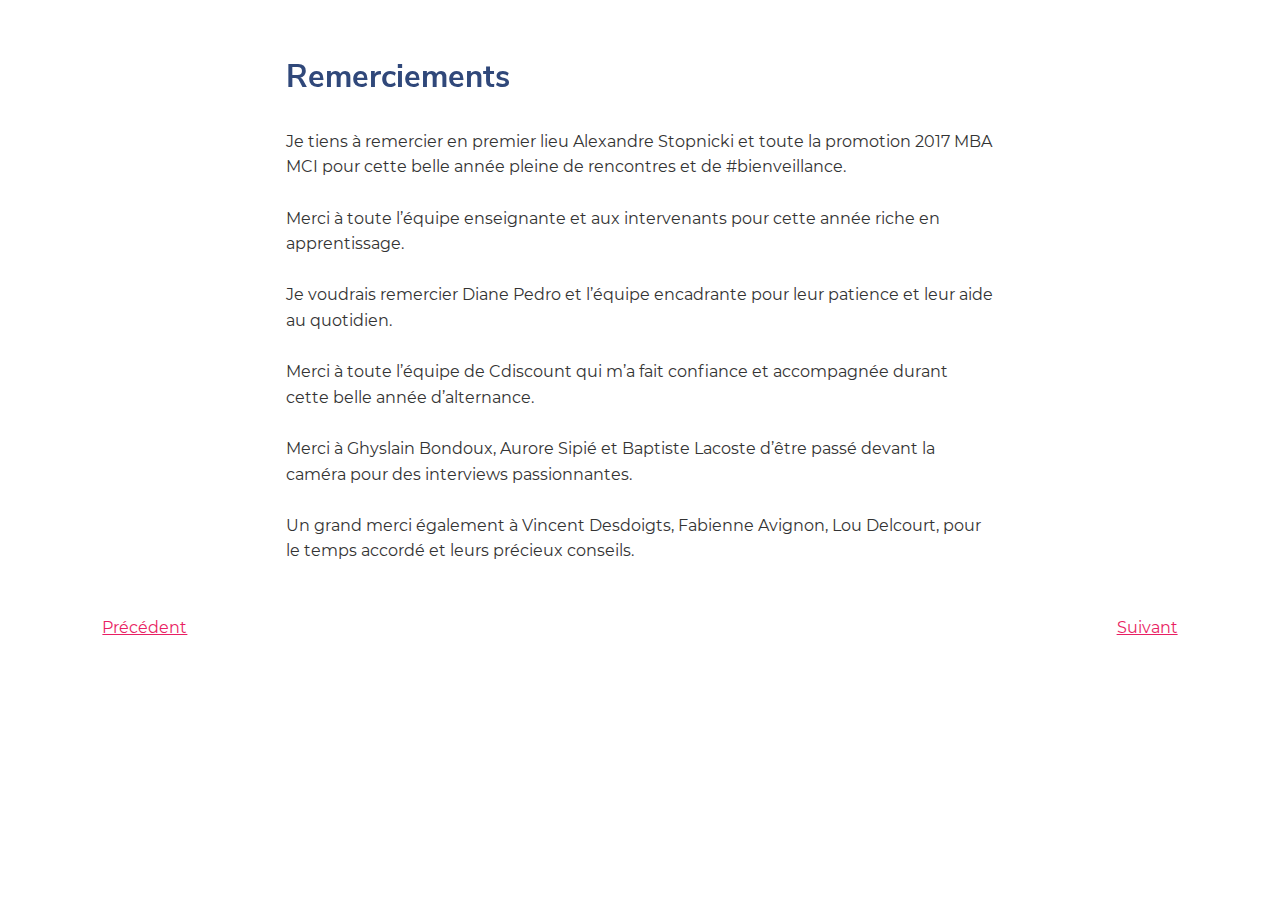
<file: remerciements.html>
<!doctype html>
<html class="no-js" lang="en">
  <head>
    <meta charset="UTF-8">
    <meta name="viewport" content="width=device-width, initial-scale=1.0, shrink-to-fit=no">
    <title>Comment fidéliser la génération Z ? | Louise Le Bolay 2017</title>
    <link href="https://fonts.googleapis.com/css?family=Roboto:400,700" rel="stylesheet">
    <!-- build:css css/main.min.css -->
    <link rel="stylesheet" href="css/main.css" media="all">
    <!-- endbuild -->
  </head>
  <body>
    <article>
      <div class="o-container u-pt-lg">
        <div class="o-grid u-flex-main-center">
          <div class="o-grid__col o-grid__col--12 o-grid__col--8@lg">
            <div class="c-section">
              <h2 class="c-section__title">Remerciements</h2>
              <p>Je tiens à remercier en premier lieu Alexandre Stopnicki et toute la promotion 2017 MBA MCI pour cette belle année pleine de rencontres et de #bienveillance.</p>
              <p>Merci à toute l’équipe enseignante et aux intervenants pour cette année riche en apprentissage.</p>
              <p>Je voudrais remercier Diane Pedro et l’équipe encadrante pour leur patience et leur aide au quotidien.</p>
              <p>Merci à toute l’équipe de Cdiscount qui m’a fait confiance et accompagnée durant cette belle année d’alternance.</p>
              <p>Merci à Ghyslain Bondoux, Aurore Sipié et Baptiste Lacoste d’être passé devant la caméra pour des interviews passionnantes.</p> 
              <p>Un grand merci également à Vincent Desdoigts, Fabienne Avignon, Lou Delcourt, pour le temps accordé et leurs précieux conseils.</p>  
            </div>
          </div>
        </div>

        <div class="u-mt-lg u-mb-lg u-flex u-flex-main-between">
          <a href="./index.html">Précédent</a>
          <a href="./resume.html">Suivant</a>
        </div>
      </div>
    </article>
  </body>
</html>
</file>
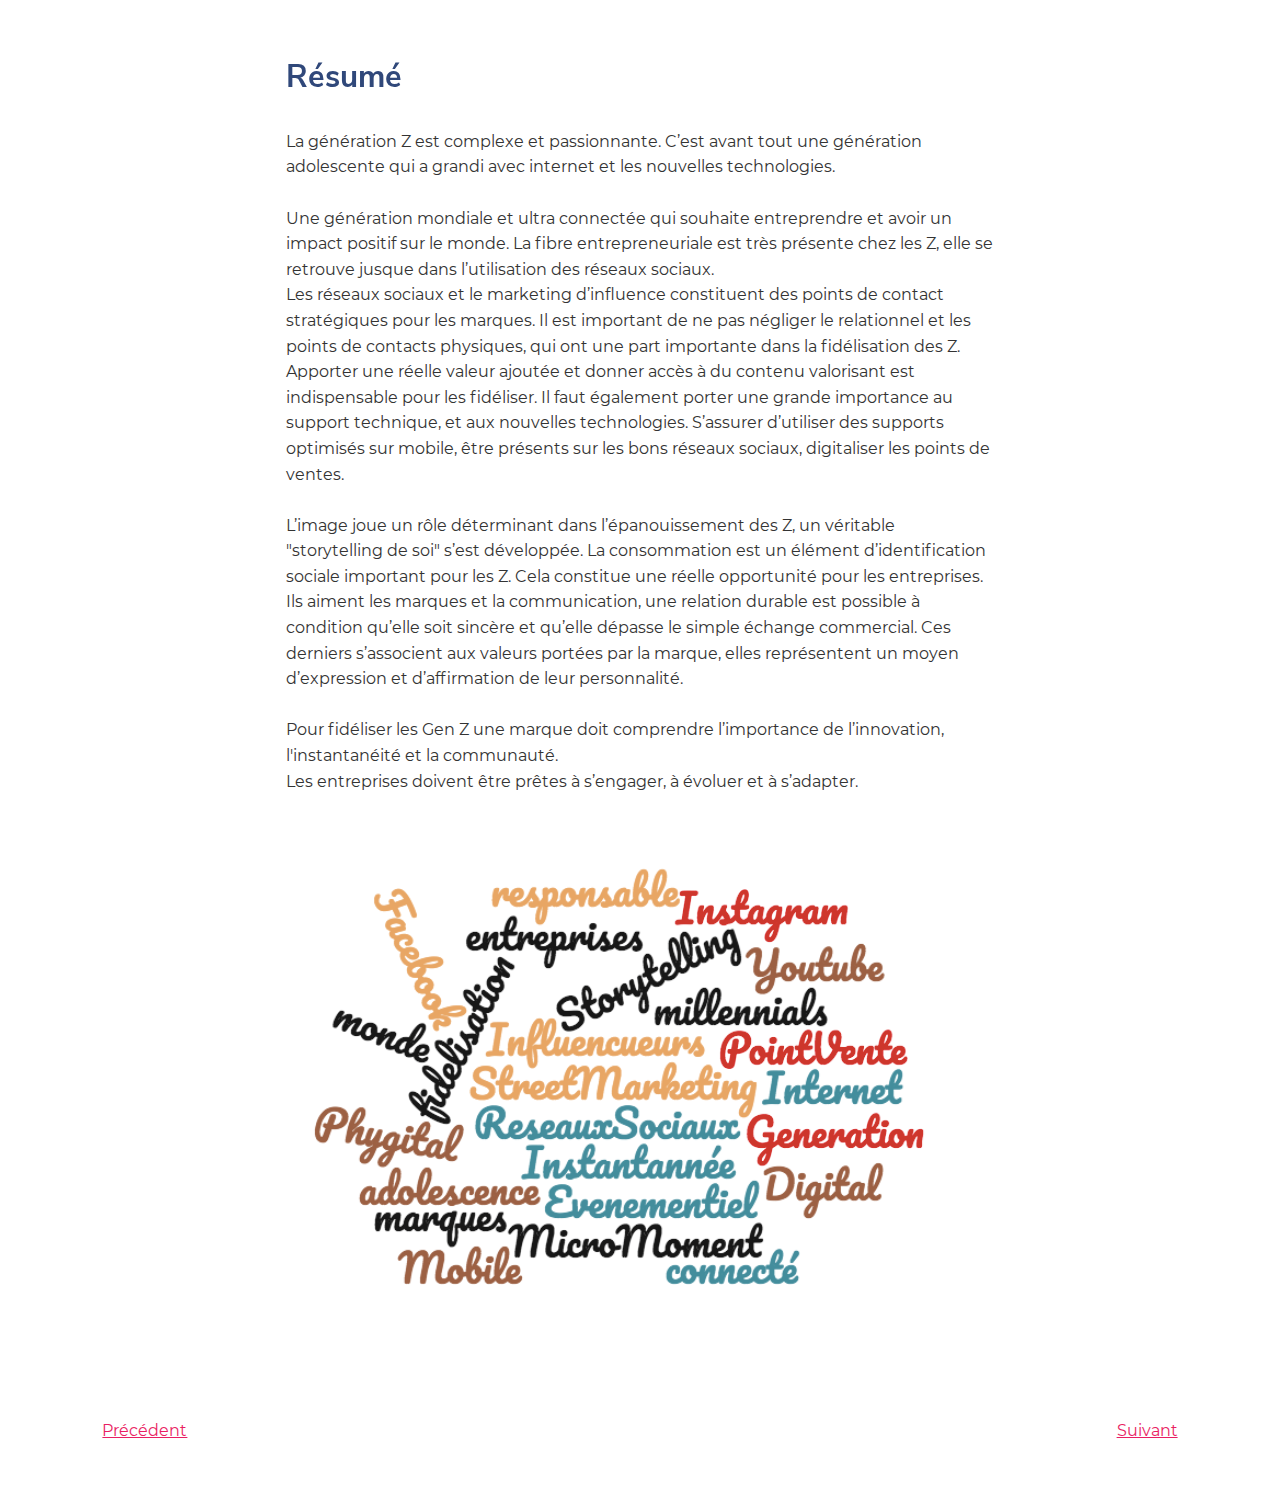
<file: resume.html>
<!doctype html>
<html class="no-js" lang="en">
  <head>
    <meta charset="UTF-8">
    <meta name="viewport" content="width=device-width, initial-scale=1.0, shrink-to-fit=no">
    <title>Comment fidéliser la génération Z ? | Louise Le Bolay 2017</title>
    <link href="https://fonts.googleapis.com/css?family=Roboto:400,700" rel="stylesheet">
    <!-- build:css css/main.min.css -->
    <link rel="stylesheet" href="css/main.css" media="all">
    <!-- endbuild -->
  </head>
  <body>
    <article>
      <div class="o-container u-pt-lg">
        <div class="o-grid u-flex-main-center">
          <div class="o-grid__col o-grid__col--12 o-grid__col--8@lg">
            <div class="c-section">
              <h2 class="c-section__title">Résumé</h2>
              <p>La génération Z est complexe et passionnante. C’est avant tout une génération adolescente qui a grandi avec internet et les nouvelles technologies.</p>

              <p>Une génération mondiale et ultra connectée qui souhaite entreprendre et avoir un impact positif sur le monde. La fibre entrepreneuriale est très présente chez les Z, elle se retrouve jusque dans l’utilisation des réseaux sociaux.<br/>
              Les réseaux sociaux et le marketing d’influence constituent des points de contact stratégiques pour les marques. Il est important de ne pas négliger le relationnel et les points de contacts physiques, qui ont une part importante dans la fidélisation des Z.<br/>
              Apporter une réelle valeur ajoutée et donner accès à du contenu valorisant est indispensable pour les fidéliser. Il faut également porter une grande importance au support technique, et aux nouvelles technologies. S’assurer d’utiliser des supports optimisés sur mobile, être présents sur les bons réseaux sociaux, digitaliser les points de ventes.</p>

              <p>L’image joue un rôle déterminant dans l’épanouissement des Z, un véritable "storytelling de soi" s’est développée. La consommation est un élément d’identification sociale important pour les Z. Cela constitue une réelle opportunité pour les entreprises. Ils aiment les marques et la communication, une relation durable est possible à condition qu’elle soit sincère et qu’elle dépasse le simple échange commercial. Ces derniers s’associent aux valeurs portées par la marque, elles représentent un moyen d’expression et d’affirmation de leur personnalité.</p>

              <p>Pour fidéliser les Gen Z une marque doit comprendre l’importance de l’innovation, l'instantanéité et la communauté.<br/>
              Les entreprises doivent être prêtes à s’engager,  à évoluer et à s’adapter.</p>

              <img class="u-mt-sm u-mb-sm" src="./img/55.png" alt="Nuage de mot" />
            </div>
          </div>
        </div>

        <div class="u-mt-lg u-mb-lg u-flex u-flex-main-between">
          <a href="./remerciements.html">Précédent</a>
          <a href="./introduction.html">Suivant</a>
        </div>
      </div>
    </article>
  </body>
</html>
</file>
<file: css/main.css>
/* imports
   ========================================================================== */
/* colors
   ========================================================================== */
/* global
   ========================================================================== */
/* fonts
   ========================================================================== */
@font-face {
  font-family: Montserrat;
  src: url("../fonts/Montserrat/Montserrat-Regular.ttf");
  font-weight: 400;
  font-style: normal;
}

@font-face {
  font-family: Montserrat;
  src: url("../fonts/Montserrat/Montserrat-Italic.ttf");
  font-weight: 400;
  font-style: italic;
}

@font-face {
  font-family: Montserrat;
  src: url("../fonts/Montserrat/Montserrat-Bold.ttf");
  font-weight: 700;
  font-style: normal;
}

@font-face {
  font-family: Nunito;
  src: url("../fonts/Nunito_Sans/NunitoSans-Regular.ttf");
  font-weight: 400;
  font-style: normal;
}

@font-face {
  font-family: Nunito;
  src: url("../fonts/Nunito_Sans/NunitoSans-Bold.ttf");
  font-weight: 700;
  font-style: normal;
}

@font-face {
  font-family: Nunito;
  src: url("../fonts/Nunito_Sans/NunitoSans-ExtraBold.ttf");
  font-weight: 800;
  font-style: normal;
}

/* functions
   ========================================================================== */
/* maps
   ========================================================================== */
/* mixins
   ========================================================================== */
/* vertical rhythm
   ========================================================================== */
/* layouts
   ========================================================================== */
/* utilities generator
   ========================================================================== */
/**
 * Maintain ratio mixin. Great for responsive grids, or videos.
 * https://gist.github.com/brianmcallister/2932463
 *
 * $ratio - Ratio the element needs to maintain.
 *
 * Examples
 *
 * A 16:9 ratio would look like this:
 *   .element {
 *     @include maintain-ratio(16 9);
 *   }
 */
/* normalize
   ========================================================================== */
html {
  font-family: sans-serif;
  line-height: 1.15;
  -webkit-text-size-adjust: 100%;
  -moz-text-size-adjust: 100%;
  -ms-text-size-adjust: 100%;
  text-size-adjust: 100%;
}

body {
  margin: 0;
}

article,
aside,
footer,
header,
nav,
section {
  display: block;
}

figcaption,
figure,
main {
  display: block;
}

hr {
  -webkit-box-sizing: content-box;
  box-sizing: content-box;
  overflow: visible;
  height: 0;
}

pre {
  font-family: monospace, monospace;
  font-size: 1em;
}

a {
  background-color: transparent;
  -webkit-text-decoration-skip: objects;
}

a:hover, a:active {
  outline-width: 0;
}

abbr[title] {
  border-bottom: 0;
  text-decoration: underline;
  -webkit-text-decoration: underline dotted;
  text-decoration: underline dotted;
}

b,
strong {
  font-weight: inherit;
}

b,
strong {
  font-weight: bolder;
}

code,
kbd,
samp {
  font-family: monospace, monospace;
  font-size: 1em;
}

dfn {
  font-style: italic;
}

small {
  font-size: 1.28rem;
  line-height: 2;
}

sub,
sup {
  position: relative;
  vertical-align: baseline;
  font-size: 75%;
  line-height: 0;
}

sub {
  bottom: -.25em;
}

sup {
  top: -.5em;
}

audio,
video {
  display: inline-block;
}

audio:not([controls]) {
  display: none;
  height: 0;
}

img {
  border-style: none;
}

svg:not(:root) {
  overflow: hidden;
}

button,
input,
optgroup,
select,
textarea {
  margin: 0;
  font: inherit;
  line-height: inherit;
}

button,
input {
  overflow: visible;
}

button,
select {
  text-transform: none;
}

button,
html [type="button"],
[type="reset"],
[type="submit"] {
  -webkit-appearance: button;
}

button::-moz-focus-inner,
[type="button"]::-moz-focus-inner,
[type="reset"]::-moz-focus-inner,
[type="submit"]::-moz-focus-inner {
  padding: 0;
  border-style: none;
}

button:-moz-focusring,
[type="button"]:-moz-focusring,
[type="reset"]:-moz-focusring,
[type="submit"]:-moz-focusring {
  outline: 1px dotted ButtonText;
}

fieldset {
  margin: 0;
  padding: 0;
  border: 0;
}

legend {
  -webkit-box-sizing: border-box;
  box-sizing: border-box;
  display: table;
  max-width: 100%;
  padding: 0;
  white-space: normal;
  color: inherit;
}

progress {
  display: inline-block;
  vertical-align: baseline;
}

textarea {
  overflow: auto;
}

[type="checkbox"],
[type="radio"] {
  -webkit-box-sizing: border-box;
  box-sizing: border-box;
  padding: 0;
}

[type="number"]::-webkit-inner-spin-button,
[type="number"]::-webkit-outer-spin-button {
  height: auto;
}

[type="search"] {
  -webkit-appearance: textfield;
  outline-offset: -2px;
}

[type="search"]::-webkit-search-cancel-button,
[type="search"]::-webkit-search-decoration {
  -webkit-appearance: none;
}

::-webkit-file-upload-button {
  -webkit-appearance: button;
  font: inherit;
}

::-webkit-input-placeholder {
  opacity: .54;
  color: inherit;
}

details,
menu {
  display: block;
}

summary {
  display: list-item;
}

canvas {
  display: inline-block;
}

template {
  display: none;
}

[hidden] {
  display: none;
}

/* base
   ========================================================================== */
html {
  -webkit-box-sizing: border-box;
  box-sizing: border-box;
}

*,
::before,
::after {
  -webkit-box-sizing: inherit;
  box-sizing: inherit;
}

html {
  font-size: 62.5%;
  font-size: calc(1em * .625);
  line-height: 1.6;
}

body {
  background-color: #fff;
  font-family: Montserrat, Geneva, sans-serif;
  font-size: 1.6rem;
  line-height: 1.6;
  color: #333;
  -webkit-font-smoothing: antialiased;
  -moz-osx-font-smoothing: grayscale;
}

@media (max-width: 47.9375em) {
  body {
    font-size: 1.42222rem;
    line-height: 1.8;
  }
}

a {
  color: #e91e63;
}

ul,
ol {
  padding-left: 2.56rem;
}

img {
  height: auto;
  vertical-align: middle;
}

blockquote,
figure {
  margin-right: 0;
  margin-left: 0;
}

p,
ul,
ol,
dl,
hr,
blockquote,
pre,
details,
figure {
  margin-top: 2.56rem;
  margin-bottom: 0;
}

h1 {
  margin-top: 5.12rem;
  margin-bottom: 0;
  font-family: Nunito, Georgia, serif;
  font-size: 3.90625rem;
  line-height: 1.31072;
  color: #30487A;
}

@media (max-width: 47.9375em) {
  h1 {
    font-size: 3.47222rem;
    line-height: 1.47456;
  }
}

h2 {
  min-height: 5.2rem;
  margin-top: 5.12rem;
  margin-bottom: 0;
  font-family: Nunito, Georgia, serif;
  font-size: 3.125rem;
  line-height: 1.6384;
  color: #30487A;
}

@media (max-width: 47.9375em) {
  h2 {
    font-size: 2.77778rem;
    line-height: 1.8432;
  }
}

h3 {
  min-height: 5.2rem;
  padding-top: 1.28rem;
  margin-top: 2.56rem;
  margin-bottom: 0;
  font-family: Nunito, Georgia, serif;
  font-size: 2.5rem;
  line-height: 1.024;
  color: #30487A;
}

@media (max-width: 47.9375em) {
  h3 {
    font-size: 2.22222rem;
    line-height: 1.152;
  }
}

h3 + p {
  margin-top: 0;
}

h3 + h4 {
  margin-top: 1.28rem;
}

h4 {
  margin-top: 3.56rem;
  margin-bottom: 0;
  font-family: Nunito, Georgia, serif;
  font-size: 2rem;
  line-height: 1.28;
  color: #30487A;
}

@media (max-width: 47.9375em) {
  h4 {
    font-size: 1.77778rem;
    line-height: 1.44;
  }
}

h4 + p {
  margin-top: 1.28rem;
}

h5 {
  margin-top: 2.56rem;
  margin-bottom: 0;
  font-family: Nunito, Georgia, serif;
  font-size: 1.6rem;
  line-height: 1.6;
  color: #30487A;
}

@media (max-width: 47.9375em) {
  h5 {
    font-size: 1.42222rem;
    line-height: 1.8;
  }
}

h5 + p {
  margin-top: 1.28rem;
}

h6 {
  margin-top: 2.56rem;
  margin-bottom: 0;
  font-family: Nunito, Georgia, serif;
  font-size: 1.28rem;
  line-height: 2;
  color: #30487A;
}

@media (max-width: 47.9375em) {
  h6 {
    font-size: 1.13778rem;
    line-height: 2.25;
  }
}

code,
pre,
samp,
kbd {
  vertical-align: top;
  font-family: "Courier New", Courier, monospace;
  line-height: inherit;
  white-space: pre-line;
  white-space: pre-wrap;
}

em,
address,
cite,
i,
var {
  font-style: italic;
}

p:first-child,
ul:first-child,
ol:first-child,
dl:first-child,
hr:first-child,
blockquote:first-child,
pre:first-child,
details:first-child,
figure:first-child,
h1:first-child,
h2:first-child,
h3:first-child,
h4:first-child,
h5:first-child,
h6:first-child {
  margin-top: 0;
}

img,
table,
td,
blockquote,
code,
pre,
textarea,
input,
video,
svg {
  max-width: 100%;
}

iframe {
  width: 100%;
}

/* forms
   ========================================================================== */
button,
input,
optgroup,
select,
textarea {
  color: #333;
}

label {
  vertical-align: middle;
  cursor: pointer;
}

textarea {
  min-height: 9.6em;
  vertical-align: top;
  resize: vertical;
}

select {
  -webkit-appearance: menulist-button;
}

[type="search"]::-webkit-search-decoration, [type="search"]::-webkit-search-cancel-button, [type="search"]::-webkit-search-results-button, [type="search"]::-webkit-search-results-decoration {
  display: none;
}

[type="button"]:focus,
button:focus {
  -webkit-tap-highlight-color: transparent;
  -webkit-user-select: none;
  -moz-user-select: none;
  -ms-user-select: none;
  user-select: none;
}

/* tables
   ========================================================================== */
table {
  width: 100%;
  border-collapse: collapse;
  table-layout: fixed;
  vertical-align: top;
}

td,
th {
  padding: 0;
  vertical-align: top;
  cursor: default;
}

/* print
   ========================================================================== */
@media print {
  * {
    background: transparent;
    -webkit-box-shadow: none;
    box-shadow: none;
    text-shadow: none;
  }

  body {
    width: auto;
    margin: auto;
    font-family: serif;
    font-size: 12pt;
  }

  p,
  h1,
  h2,
  h3,
  h4,
  h5,
  h6,
  blockquote,
  ul,
  ol {
    margin: auto;
    color: #000;
  }

  p,
  blockquote {
    orphans: 3;
    widows: 3;
  }

  blockquote,
  ul,
  ol {
    page-break-inside: avoid;
  }

  h1,
  h2,
  h3,
  caption {
    page-break-after: avoid;
  }

  a {
    color: #000;
  }

  a[href^="javascript:"]::after,
  a[href^="#"]::after {
    content: "";
  }
}

/* responsive
   ========================================================================== */
@media (max-width: 47.9375em) {
  div,
  textarea,
  table,
  td,
  th,
  code,
  pre,
  samp {
    -webkit-hyphens: auto;
    -ms-hyphens: auto;
    hyphens: auto;
    word-wrap: break-word;
  }
}

/* grids
   ========================================================================== */
.o-grid {
  display: -webkit-box;
  display: -ms-flexbox;
  display: flex;
  -webkit-box-orient: horizontal;
  -webkit-box-direction: normal;
  -ms-flex-flow: row wrap;
  flex-flow: row wrap;
  margin-bottom: -2.56rem;
  margin-left: -2.56rem;
}

.o-grid__col {
  -webkit-box-sizing: border-box;
  box-sizing: border-box;
  -webkit-box-flex: 0;
  -ms-flex: 0 0 auto;
  flex: 0 0 auto;
  min-width: 0;
  min-height: 0;
  padding-bottom: 2.56rem;
  padding-left: 2.56rem;
}

.o-grid--no-gutters {
  margin-bottom: 0;
  margin-left: 0;
}

.o-grid--no-gutters > .o-grid__col {
  padding-bottom: 0;
  padding-left: 0;
}

.o-grid--1 > .o-grid__col {
  width: calc(100% / 1);
}

.o-grid__col--1 {
  width: calc(1 * 100% / 12);
}

.o-grid--2 > .o-grid__col {
  width: calc(100% / 2);
}

.o-grid__col--2 {
  width: calc(2 * 100% / 12);
}

.o-grid--3 > .o-grid__col {
  width: calc(100% / 3);
}

.o-grid__col--3 {
  width: calc(3 * 100% / 12);
}

.o-grid--4 > .o-grid__col {
  width: calc(100% / 4);
}

.o-grid__col--4 {
  width: calc(4 * 100% / 12);
}

.o-grid--5 > .o-grid__col {
  width: calc(100% / 5);
}

.o-grid__col--5 {
  width: calc(5 * 100% / 12);
}

.o-grid--6 > .o-grid__col {
  width: calc(100% / 6);
}

.o-grid__col--6 {
  width: calc(6 * 100% / 12);
}

.o-grid--7 > .o-grid__col {
  width: calc(100% / 7);
}

.o-grid__col--7 {
  width: calc(7 * 100% / 12);
}

.o-grid--8 > .o-grid__col {
  width: calc(100% / 8);
}

.o-grid__col--8 {
  width: calc(8 * 100% / 12);
}

.o-grid--9 > .o-grid__col {
  width: calc(100% / 9);
}

.o-grid__col--9 {
  width: calc(9 * 100% / 12);
}

.o-grid--10 > .o-grid__col {
  width: calc(100% / 10);
}

.o-grid__col--10 {
  width: calc(10 * 100% / 12);
}

.o-grid--11 > .o-grid__col {
  width: calc(100% / 11);
}

.o-grid__col--11 {
  width: calc(11 * 100% / 12);
}

.o-grid--12 > .o-grid__col {
  width: calc(100% / 12);
}

.o-grid__col--12 {
  width: calc(12 * 100% / 12);
}

/* responsive
   ========================================================================== */
@media (min-width: 64.0625em) {
  .o-grid--1\@lg > .o-grid__col {
    width: calc(100% / 1);
  }

  .o-grid__col--1\@lg {
    width: calc(1 * 100% / 12);
  }

  .o-grid--2\@lg > .o-grid__col {
    width: calc(100% / 2);
  }

  .o-grid__col--2\@lg {
    width: calc(2 * 100% / 12);
  }

  .o-grid--3\@lg > .o-grid__col {
    width: calc(100% / 3);
  }

  .o-grid__col--3\@lg {
    width: calc(3 * 100% / 12);
  }

  .o-grid--4\@lg > .o-grid__col {
    width: calc(100% / 4);
  }

  .o-grid__col--4\@lg {
    width: calc(4 * 100% / 12);
  }

  .o-grid--5\@lg > .o-grid__col {
    width: calc(100% / 5);
  }

  .o-grid__col--5\@lg {
    width: calc(5 * 100% / 12);
  }

  .o-grid--6\@lg > .o-grid__col {
    width: calc(100% / 6);
  }

  .o-grid__col--6\@lg {
    width: calc(6 * 100% / 12);
  }

  .o-grid--7\@lg > .o-grid__col {
    width: calc(100% / 7);
  }

  .o-grid__col--7\@lg {
    width: calc(7 * 100% / 12);
  }

  .o-grid--8\@lg > .o-grid__col {
    width: calc(100% / 8);
  }

  .o-grid__col--8\@lg {
    width: calc(8 * 100% / 12);
  }

  .o-grid--9\@lg > .o-grid__col {
    width: calc(100% / 9);
  }

  .o-grid__col--9\@lg {
    width: calc(9 * 100% / 12);
  }

  .o-grid--10\@lg > .o-grid__col {
    width: calc(100% / 10);
  }

  .o-grid__col--10\@lg {
    width: calc(10 * 100% / 12);
  }

  .o-grid--11\@lg > .o-grid__col {
    width: calc(100% / 11);
  }

  .o-grid__col--11\@lg {
    width: calc(11 * 100% / 12);
  }

  .o-grid--12\@lg > .o-grid__col {
    width: calc(100% / 12);
  }

  .o-grid__col--12\@lg {
    width: calc(12 * 100% / 12);
  }
}

@media (min-width: 48em) and (max-width: 64em) {
  .o-grid--1\@md > .o-grid__col {
    width: calc(100% / 1);
  }

  .o-grid__col--1\@md {
    width: calc(1 * 100% / 12);
  }

  .o-grid--2\@md > .o-grid__col {
    width: calc(100% / 2);
  }

  .o-grid__col--2\@md {
    width: calc(2 * 100% / 12);
  }

  .o-grid--3\@md > .o-grid__col {
    width: calc(100% / 3);
  }

  .o-grid__col--3\@md {
    width: calc(3 * 100% / 12);
  }

  .o-grid--4\@md > .o-grid__col {
    width: calc(100% / 4);
  }

  .o-grid__col--4\@md {
    width: calc(4 * 100% / 12);
  }

  .o-grid--5\@md > .o-grid__col {
    width: calc(100% / 5);
  }

  .o-grid__col--5\@md {
    width: calc(5 * 100% / 12);
  }

  .o-grid--6\@md > .o-grid__col {
    width: calc(100% / 6);
  }

  .o-grid__col--6\@md {
    width: calc(6 * 100% / 12);
  }

  .o-grid--7\@md > .o-grid__col {
    width: calc(100% / 7);
  }

  .o-grid__col--7\@md {
    width: calc(7 * 100% / 12);
  }

  .o-grid--8\@md > .o-grid__col {
    width: calc(100% / 8);
  }

  .o-grid__col--8\@md {
    width: calc(8 * 100% / 12);
  }

  .o-grid--9\@md > .o-grid__col {
    width: calc(100% / 9);
  }

  .o-grid__col--9\@md {
    width: calc(9 * 100% / 12);
  }

  .o-grid--10\@md > .o-grid__col {
    width: calc(100% / 10);
  }

  .o-grid__col--10\@md {
    width: calc(10 * 100% / 12);
  }

  .o-grid--11\@md > .o-grid__col {
    width: calc(100% / 11);
  }

  .o-grid__col--11\@md {
    width: calc(11 * 100% / 12);
  }

  .o-grid--12\@md > .o-grid__col {
    width: calc(100% / 12);
  }

  .o-grid__col--12\@md {
    width: calc(12 * 100% / 12);
  }
}

@media (max-width: 47.9375em) {
  .o-grid--1\@sm > .o-grid__col {
    width: calc(100% / 1);
  }

  .o-grid__col--1\@sm {
    width: calc(1 * 100% / 12);
  }

  .o-grid--2\@sm > .o-grid__col {
    width: calc(100% / 2);
  }

  .o-grid__col--2\@sm {
    width: calc(2 * 100% / 12);
  }

  .o-grid--3\@sm > .o-grid__col {
    width: calc(100% / 3);
  }

  .o-grid__col--3\@sm {
    width: calc(3 * 100% / 12);
  }

  .o-grid--4\@sm > .o-grid__col {
    width: calc(100% / 4);
  }

  .o-grid__col--4\@sm {
    width: calc(4 * 100% / 12);
  }

  .o-grid--5\@sm > .o-grid__col {
    width: calc(100% / 5);
  }

  .o-grid__col--5\@sm {
    width: calc(5 * 100% / 12);
  }

  .o-grid--6\@sm > .o-grid__col {
    width: calc(100% / 6);
  }

  .o-grid__col--6\@sm {
    width: calc(6 * 100% / 12);
  }

  .o-grid--7\@sm > .o-grid__col {
    width: calc(100% / 7);
  }

  .o-grid__col--7\@sm {
    width: calc(7 * 100% / 12);
  }

  .o-grid--8\@sm > .o-grid__col {
    width: calc(100% / 8);
  }

  .o-grid__col--8\@sm {
    width: calc(8 * 100% / 12);
  }

  .o-grid--9\@sm > .o-grid__col {
    width: calc(100% / 9);
  }

  .o-grid__col--9\@sm {
    width: calc(9 * 100% / 12);
  }

  .o-grid--10\@sm > .o-grid__col {
    width: calc(100% / 10);
  }

  .o-grid__col--10\@sm {
    width: calc(10 * 100% / 12);
  }

  .o-grid--11\@sm > .o-grid__col {
    width: calc(100% / 11);
  }

  .o-grid__col--11\@sm {
    width: calc(11 * 100% / 12);
  }

  .o-grid--12\@sm > .o-grid__col {
    width: calc(100% / 12);
  }

  .o-grid__col--12\@sm {
    width: calc(12 * 100% / 12);
  }
}

/* container
   ========================================================================== */
.o-container {
  max-width: 112.64rem;
  padding-right: 2.56rem;
  padding-left: 2.56rem;
  width: 100%;
  margin-right: auto;
  margin-left: auto;
}

.o-container--auto {
  max-width: none;
}

/* media object
   ========================================================================== */
.o-media {
  display: -webkit-box;
  display: -ms-flexbox;
  display: flex;
  -webkit-box-align: start;
  -ms-flex-align: start;
  align-items: flex-start;
}

.o-media__body {
  -webkit-box-flex: 1;
  -ms-flex: 1;
  flex: 1;
}

.o-media__img {
  margin-right: 2.56rem;
}

.o-media--reverse {
  -webkit-box-orient: horizontal;
  -webkit-box-direction: reverse;
  -ms-flex-direction: row-reverse;
  flex-direction: row-reverse;
}

.o-media--reverse > .o-media__img {
  margin-right: 0;
  margin-left: 2.56rem;
}

/* icons
   ========================================================================== */
.c-icon {
  position: relative;
  top: -.1em;
  display: inline-block;
  vertical-align: middle;
  font-size: 1.6rem;
  line-height: 1.6;
}

.c-icon__svg {
  display: inline-block;
  vertical-align: top;
  width: auto;
  height: 1.6em;
  stroke-width: 0;
  stroke: currentColor;
  fill: currentColor;
}

.c-icon--close {
  position: static;
  vertical-align: top;
}

.c-icon--bold .c-icon__svg {
  stroke-width: .3em;
}

.c-icon--bolder .c-icon__svg {
  stroke-width: .6em;
}

.c-icon--rotate-90 {
  -webkit-transform: rotate(90deg);
  transform: rotate(90deg);
}

.c-icon--rotate-180 {
  -webkit-transform: rotate(180deg);
  transform: rotate(180deg);
}

.c-icon--rotate-270 {
  -webkit-transform: rotate(270deg);
  transform: rotate(270deg);
}

.c-icon--flip-horizontal {
  -webkit-transform: scaleX(-1);
  transform: scaleX(-1);
}

.c-icon--flip-vertical {
  -webkit-transform: scaleY(-1);
  transform: scaleY(-1);
}

/* labels
   ========================================================================== */
.c-label {
  display: inline-block;
  margin-right: 1.28rem;
  padding: 0.8em 0;
  font-size: 1.6rem;
  line-height: 1.6;
  vertical-align: top;
}

.c-label--check {
  margin-right: 0;
  margin-left: 0.85333rem;
  padding-top: 0;
  padding-bottom: 0;
}

/* fields
   ========================================================================== */
.c-field {
  height: 3.2em;
  padding: 0.8em 0.8em;
  font-size: 1.6rem;
  line-height: 1.6;
  border: 1px solid #ccc;
  border-radius: 0.26667em;
  background-color: #fff;
  vertical-align: top;
}

.c-field--check {
  position: relative;
  top: 1px;
  height: 2.56rem;
}

.c-field--select {
  padding-top: 0;
  padding-bottom: 0;
}

/* buttons
   ========================================================================== */
.c-btn {
  position: relative;
  z-index: 0;
  display: inline-block;
  -webkit-transform: translate3d(0, -0.25em, 0);
  transform: translate3d(0, -0.25em, 0);
  padding: 0.8em 1.6em;
  font-size: 1.6rem;
  line-height: 1.6;
  border: 0;
  border-radius: 0.26667em;
  background-color: #f0f0f0;
  vertical-align: top;
  text-decoration: none;
  font-weight: 700;
  color: #e91e63;
  cursor: pointer;
  -webkit-transition: .2s;
  transition: .2s;
}

.c-btn::before, .c-btn::after {
  content: "";
  position: absolute;
  z-index: -1;
  top: 0;
  right: 0;
  bottom: 0;
  left: 0;
  border-radius: inherit;
  -webkit-box-shadow: 0 0.25em 0 0 #ccc;
  box-shadow: 0 0.25em 0 0 #ccc;
  -webkit-transition: .2s;
  transition: .2s;
}

.c-btn::after {
  -webkit-box-shadow: 0 0.25em 0 0 #aa1145;
  box-shadow: 0 0.25em 0 0 #aa1145;
  background-color: #e91e63;
  visibility: hidden;
  opacity: 0;
}

.c-btn:focus, .c-btn:hover, .c-btn:active, .c-btn[aria-pressed="true"] {
  color: #fff;
}

.c-btn:focus::after, .c-btn:hover::after, .c-btn:active::after, .c-btn[aria-pressed="true"]::after {
  visibility: visible;
  opacity: 1;
}

.c-btn:active, .c-btn[aria-pressed="true"] {
  -webkit-transform: translate3d(0, 0, 0);
  transform: translate3d(0, 0, 0);
}

.c-btn:active::before, .c-btn[aria-pressed="true"]::before {
  -webkit-transform: translate3d(0, -0.25em, 0);
  transform: translate3d(0, -0.25em, 0);
}

.c-btn:active::after, .c-btn[aria-pressed="true"]::after {
  -webkit-box-shadow: none;
  box-shadow: none;
}

/* separators
   ========================================================================== */
.c-separator {
  display: block;
  clear: both;
  height: 0.4rem;
  margin-right: 0;
  margin-bottom: -0.4rem;
  margin-left: 0;
  padding: 0;
  border: 0;
  border-radius: 0.2rem;
  background-color: #ccc;
  color: #ccc;
}

/* boxes
   ========================================================================== */
.c-box {
  position: relative;
  z-index: 0;
  padding: 2.56rem;
  background-color: #f0f0f0;
  color: #333;
  -webkit-transition: .2s;
  transition: .2s;
}

.c-box::after {
  content: "";
  position: absolute;
  z-index: -1;
  top: 0;
  right: 0;
  bottom: 0;
  left: 0;
  visibility: hidden;
  opacity: 0;
  background-color: #e91e63;
  -webkit-transition: .2s;
  transition: .2s;
}

.c-box--secondary {
  -webkit-box-shadow: inset 0 0 0 1px #ccc;
  box-shadow: inset 0 0 0 1px #ccc;
}

.c-box.is-highlighted {
  color: #fff;
}

.c-box.is-highlighted::after {
  visibility: visible;
  opacity: 1;
}

/* pages
   ========================================================================== */
.c-page {
  background: linear-gradient(to bottom, #f0f0f0, #f0f0f0 1px, #fff 1px, #fff 50%, #f0f0f0 50%, #f0f0f0 calc(50% + 1px), #fff calc(50% + 1px), #fff);
  background-size: 100% 5.12rem;
}

/* header
   ========================================================================== */
.c-header {
  padding-top: 10rem;
  padding-bottom: 10rem;
}

.c-header h1 {
  font-weight: 400;
}

/* section
   ========================================================================== */
.c-section {
  position: relative;
}

.c-section__title {
  position: -webkit-sticky;
  position: sticky;
  z-index: 100;
  top: 0px;
  width: 100%;
  background-color: #fff;
  will-change: auto;
  -webkit-transform: translate3d(0, 0, 0);
  transform: translate3d(0, 0, 0);
}

.c-section__title:before {
  content: attr(data-number);
  position: absolute;
  z-index: 1;
  right: calc(100% + 20px);
  background-color: #fff;
}

/* media
   ========================================================================== */
.c-media {
  position: relative;
  width: 100%;
  height: 0;
  padding-bottom: 56.25%;
}

.c-media iframe {
  position: absolute;
  top: 0;
  left: 0;
  width: 100%;
  height: 100%;
}

/* utilities
   ========================================================================== */
.is-disabled,
[disabled] {
  opacity: .5;
  pointer-events: none;
  cursor: not-allowed;
}

.u-visually-hidden {
  position: absolute;
  width: 1px;
  height: 1px;
  padding: 0;
  border: 0;
  overflow: hidden;
  clip: rect(0, 0, 0, 0);
}

.u-list-unstyled {
  padding-left: 0;
  list-style: none;
}

.u-txt-h1 {
  font-family: Nunito, Georgia, serif;
  font-weight: 700;
  font-size: 3.90625rem;
  line-height: 1.31072;
}

@media (max-width: 47.9375em) {
  .u-txt-h1 {
    font-size: 3.47222rem;
    line-height: 1.47456;
  }
}

.u-txt-h2 {
  font-family: Nunito, Georgia, serif;
  font-weight: 700;
  font-size: 3.125rem;
  line-height: 1.6384;
}

@media (max-width: 47.9375em) {
  .u-txt-h2 {
    font-size: 2.77778rem;
    line-height: 1.8432;
  }
}

.u-txt-h3 {
  font-family: Nunito, Georgia, serif;
  font-weight: 700;
  font-size: 2.5rem;
  line-height: 1.024;
}

@media (max-width: 47.9375em) {
  .u-txt-h3 {
    font-size: 2.22222rem;
    line-height: 1.152;
  }
}

.u-txt-h4 {
  font-family: Nunito, Georgia, serif;
  font-weight: 700;
  font-size: 2rem;
  line-height: 1.28;
}

@media (max-width: 47.9375em) {
  .u-txt-h4 {
    font-size: 1.77778rem;
    line-height: 1.44;
  }
}

.u-txt-h5 {
  font-family: Nunito, Georgia, serif;
  font-weight: 700;
  font-size: 1.6rem;
  line-height: 1.6;
}

@media (max-width: 47.9375em) {
  .u-txt-h5 {
    font-size: 1.42222rem;
    line-height: 1.8;
  }
}

.u-txt-h6 {
  font-family: Nunito, Georgia, serif;
  font-weight: 700;
  font-size: 1.28rem;
  line-height: 2;
}

@media (max-width: 47.9375em) {
  .u-txt-h6 {
    font-size: 1.13778rem;
    line-height: 2.25;
  }
}

.u-visible {
  display: block;
}

.u-hidden {
  display: none;
}

.u-inline {
  display: inline;
}

.u-inline-block {
  display: inline-block;
  vertical-align: top;
}

.u-right {
  margin-left: auto;
}

.u-left {
  margin-right: auto;
}

.u-center {
  margin-right: auto;
  margin-left: auto;
}

.u-float-right {
  float: right;
}

.u-float-left {
  float: left;
}

.u-no-float {
  float: none;
}

.u-clear {
  clear: both;
}

.u-clearfix::after {
  content: "";
  display: table;
  clear: both;
  border-collapse: collapse;
}

.u-mod {
  overflow: hidden;
}

.u-flex {
  display: -webkit-box;
  display: -ms-flexbox;
  display: flex;
}

.u-inline-flex {
  display: -webkit-inline-box;
  display: -ms-inline-flexbox;
  display: inline-flex;
}

.u-flex-nowrap {
  -ms-flex-wrap: nowrap;
  flex-wrap: nowrap;
}

.u-flex-wrap {
  -ms-flex-wrap: wrap;
  flex-wrap: wrap;
}

.u-flex-wrap-reverse {
  -ms-flex-wrap: wrap-reverse;
  flex-wrap: wrap-reverse;
}

.u-flex-row {
  -webkit-box-orient: horizontal;
  -webkit-box-direction: normal;
  -ms-flex-direction: row;
  flex-direction: row;
}

.u-flex-row-reverse {
  -webkit-box-orient: horizontal;
  -webkit-box-direction: reverse;
  -ms-flex-direction: row-reverse;
  flex-direction: row-reverse;
}

.u-flex-column {
  -webkit-box-orient: vertical;
  -webkit-box-direction: normal;
  -ms-flex-direction: column;
  flex-direction: column;
}

.u-flex-column-reverse {
  -webkit-box-orient: vertical;
  -webkit-box-direction: reverse;
  -ms-flex-direction: column-reverse;
  flex-direction: column-reverse;
}

.u-flex-main-start {
  -webkit-box-pack: start;
  -ms-flex-pack: start;
  justify-content: flex-start;
}

.u-flex-main-end {
  -webkit-box-pack: end;
  -ms-flex-pack: end;
  justify-content: flex-end;
}

.u-flex-main-center {
  -webkit-box-pack: center;
  -ms-flex-pack: center;
  justify-content: center;
}

.u-flex-main-between {
  -webkit-box-pack: justify;
  -ms-flex-pack: justify;
  justify-content: space-between;
}

.u-flex-main-around {
  -ms-flex-pack: distribute;
  justify-content: space-around;
}

.u-flex-cross-start {
  -webkit-box-align: start;
  -ms-flex-align: start;
  align-items: flex-start;
}

.u-flex-cross-end {
  -webkit-box-align: end;
  -ms-flex-align: end;
  align-items: flex-end;
}

.u-flex-cross-center {
  -webkit-box-align: center;
  -ms-flex-align: center;
  align-items: center;
}

.u-flex-cross-baseline {
  -webkit-box-align: baseline;
  -ms-flex-align: baseline;
  align-items: baseline;
}

.u-flex-cross-stretch {
  -webkit-box-align: stretch;
  -ms-flex-align: stretch;
  align-items: stretch;
}

.u-flex-self-start {
  -ms-flex-item-align: start;
  align-self: flex-start;
}

.u-flex-self-end {
  -ms-flex-item-align: end;
  align-self: flex-end;
}

.u-flex-self-center {
  -ms-flex-item-align: center;
  align-self: center;
}

.u-flex-self-baseline {
  -ms-flex-item-align: baseline;
  align-self: baseline;
}

.u-flex-self-stretch {
  -ms-flex-item-align: stretch;
  align-self: stretch;
}

.u-flex-item-fluid {
  -webkit-box-flex: 1;
  -ms-flex: 1;
  flex: 1;
  min-width: 0;
}

.u-flex-item-auto {
  -webkit-box-flex: 1;
  -ms-flex: auto;
  flex: auto;
}

.u-flex-item-initial {
  -webkit-box-flex: initial;
  -ms-flex: initial;
  flex: initial;
}

.u-flex-item-none {
  -webkit-box-flex: 0;
  -ms-flex: none;
  flex: none;
}

.u-flex-item-first {
  -webkit-box-ordinal-group: 0;
  -ms-flex-order: -1;
  order: -1;
}

.u-flex-item-medium {
  -webkit-box-ordinal-group: 1;
  -ms-flex-order: 0;
  order: 0;
}

.u-flex-item-last {
  -webkit-box-ordinal-group: 2;
  -ms-flex-order: 1;
  order: 1;
}

.u-flex-item-top {
  margin-bottom: auto;
}

.u-flex-item-bottom {
  margin-top: auto;
}

.u-flex-item-center {
  margin: auto;
}

.u-col {
  -webkit-column-gap: 2.56rem;
  column-gap: 2.56rem;
}

.u-col-1 {
  -webkit-column-count: 1;
  column-count: 1;
}

.u-col-2 {
  -webkit-column-count: 2;
  column-count: 2;
}

.u-col-3 {
  -webkit-column-count: 3;
  column-count: 3;
}

.u-col-4 {
  -webkit-column-count: 4;
  column-count: 4;
}

.u-col-5 {
  -webkit-column-count: 5;
  column-count: 5;
}

.u-col-6 {
  -webkit-column-count: 6;
  column-count: 6;
}

.u-col-7 {
  -webkit-column-count: 7;
  column-count: 7;
}

.u-col-8 {
  -webkit-column-count: 8;
  column-count: 8;
}

.u-col-9 {
  -webkit-column-count: 9;
  column-count: 9;
}

.u-col-10 {
  -webkit-column-count: 10;
  column-count: 10;
}

.u-col-11 {
  -webkit-column-count: 11;
  column-count: 11;
}

.u-col-12 {
  -webkit-column-count: 12;
  column-count: 12;
}

.u-col-item {
  -webkit-column-break-inside: avoid;
  break-inside: avoid;
}

.u-txt-right {
  text-align: right;
}

.u-txt-center {
  text-align: center;
}

.u-txt-left {
  text-align: left;
}

.u-txt-lowercase {
  text-transform: lowercase;
}

.u-txt-uppercase {
  text-transform: uppercase;
}

.u-txt-capitalize {
  text-transform: capitalize;
}

.u-txt-normal {
  font-weight: 400;
}

.u-txt-bold {
  font-weight: 700;
}

.u-w25 {
  width: 25%;
}

.u-w50 {
  width: 50%;
}

.u-w75 {
  width: 75%;
}

.u-w100 {
  width: 100%;
}

.u-m-n {
  margin: 0;
}

.u-mt-n {
  margin-top: 0;
}

.u-mr-n {
  margin-right: 0;
}

.u-mb-n {
  margin-bottom: 0;
}

.u-ml-n {
  margin-left: 0;
}

.u-p-n {
  padding: 0;
}

.u-pt-n {
  padding-top: 0;
}

.u-pr-n {
  padding-right: 0;
}

.u-pb-n {
  padding-bottom: 0;
}

.u-pl-n {
  padding-left: 0;
}

.u-m-xs {
  margin: 0.85333rem;
}

.u-mt-xs {
  margin-top: 0.85333rem;
}

.u-mr-xs {
  margin-right: 0.85333rem;
}

.u-mb-xs {
  margin-bottom: 0.85333rem;
}

.u-ml-xs {
  margin-left: 0.85333rem;
}

.u-p-xs {
  padding: 0.85333rem;
}

.u-pt-xs {
  padding-top: 0.85333rem;
}

.u-pr-xs {
  padding-right: 0.85333rem;
}

.u-pb-xs {
  padding-bottom: 0.85333rem;
}

.u-pl-xs {
  padding-left: 0.85333rem;
}

.u-m-sm {
  margin: 1.28rem;
}

.u-mt-sm {
  margin-top: 1.28rem;
}

.u-mr-sm {
  margin-right: 1.28rem;
}

.u-mb-sm {
  margin-bottom: 1.28rem;
}

.u-ml-sm {
  margin-left: 1.28rem;
}

.u-p-sm {
  padding: 1.28rem;
}

.u-pt-sm {
  padding-top: 1.28rem;
}

.u-pr-sm {
  padding-right: 1.28rem;
}

.u-pb-sm {
  padding-bottom: 1.28rem;
}

.u-pl-sm {
  padding-left: 1.28rem;
}

.u-m-md {
  margin: 2.56rem;
}

.u-mt-md {
  margin-top: 2.56rem;
}

.u-mr-md {
  margin-right: 2.56rem;
}

.u-mb-md {
  margin-bottom: 2.56rem;
}

.u-ml-md {
  margin-left: 2.56rem;
}

.u-p-md {
  padding: 2.56rem;
}

.u-pt-md {
  padding-top: 2.56rem;
}

.u-pr-md {
  padding-right: 2.56rem;
}

.u-pb-md {
  padding-bottom: 2.56rem;
}

.u-pl-md {
  padding-left: 2.56rem;
}

.u-m-lg {
  margin: 5.12rem;
}

.u-mt-lg {
  margin-top: 5.12rem;
}

.u-mr-lg {
  margin-right: 5.12rem;
}

.u-mb-lg {
  margin-bottom: 5.12rem;
}

.u-ml-lg {
  margin-left: 5.12rem;
}

.u-p-lg {
  padding: 5.12rem;
}

.u-pt-lg {
  padding-top: 5.12rem;
}

.u-pr-lg {
  padding-right: 5.12rem;
}

.u-pb-lg {
  padding-bottom: 5.12rem;
}

.u-pl-lg {
  padding-left: 5.12rem;
}

.u-m-xl {
  margin: 7.68rem;
}

.u-mt-xl {
  margin-top: 7.68rem;
}

.u-mr-xl {
  margin-right: 7.68rem;
}

.u-mb-xl {
  margin-bottom: 7.68rem;
}

.u-ml-xl {
  margin-left: 7.68rem;
}

.u-p-xl {
  padding: 7.68rem;
}

.u-pt-xl {
  padding-top: 7.68rem;
}

.u-pr-xl {
  padding-right: 7.68rem;
}

.u-pb-xl {
  padding-bottom: 7.68rem;
}

.u-pl-xl {
  padding-left: 7.68rem;
}

.u-p {
  margin-top: 2.56rem;
}

.u-p:first-child {
  margin-top: 0;
}

.u-txt-sm {
  font-size: 1.28rem;
  line-height: 2;
}

.u-txt-md {
  font-size: 1.6rem;
  line-height: 1.6;
}

.u-txt-lg {
  font-size: 2rem;
  line-height: 1.28;
}

.u-color-black {
  color: #000;
}

.u-bgcolor-black {
  background-color: #000;
}

.u-color-grey {
  color: #333;
}

.u-bgcolor-grey {
  background-color: #333;
}

.u-color-silver {
  color: #ccc;
}

.u-bgcolor-silver {
  background-color: #ccc;
}

.u-color-whitesmoke {
  color: #f0f0f0;
}

.u-bgcolor-whitesmoke {
  background-color: #f0f0f0;
}

.u-color-white {
  color: #fff;
}

.u-bgcolor-white {
  background-color: #fff;
}

.u-color-pink {
  color: #e91e63;
}

.u-bgcolor-pink {
  background-color: #e91e63;
}

.u-color-blue {
  color: #30487A;
}

.u-bgcolor-blue {
  background-color: #30487A;
}

.u-color-yellow {
  color: #cc992c;
}

.u-bgcolor-yellow {
  background-color: #cc992c;
}

/* responsive
     ========================================================================== */
@media (min-width: 64.0625em) {
  .u-visible\@lg {
    display: block;
  }

  .u-hidden\@lg {
    display: none;
  }

  .u-inline\@lg {
    display: inline;
  }

  .u-inline-block\@lg {
    display: inline-block;
    vertical-align: top;
  }

  .u-right\@lg {
    margin-left: auto;
  }

  .u-left\@lg {
    margin-right: auto;
  }

  .u-center\@lg {
    margin-right: auto;
    margin-left: auto;
  }

  .u-float-right\@lg {
    float: right;
  }

  .u-float-left\@lg {
    float: left;
  }

  .u-no-float\@lg {
    float: none;
  }

  .u-clear\@lg {
    clear: both;
  }

  .u-clearfix\@lg::after {
    content: "";
    display: table;
    clear: both;
    border-collapse: collapse;
  }

  .u-mod\@lg {
    overflow: hidden;
  }

  .u-flex\@lg {
    display: -webkit-box;
    display: -ms-flexbox;
    display: flex;
  }

  .u-inline-flex\@lg {
    display: -webkit-inline-box;
    display: -ms-inline-flexbox;
    display: inline-flex;
  }

  .u-flex-nowrap\@lg {
    -ms-flex-wrap: nowrap;
    flex-wrap: nowrap;
  }

  .u-flex-wrap\@lg {
    -ms-flex-wrap: wrap;
    flex-wrap: wrap;
  }

  .u-flex-wrap-reverse\@lg {
    -ms-flex-wrap: wrap-reverse;
    flex-wrap: wrap-reverse;
  }

  .u-flex-row\@lg {
    -webkit-box-orient: horizontal;
    -webkit-box-direction: normal;
    -ms-flex-direction: row;
    flex-direction: row;
  }

  .u-flex-row-reverse\@lg {
    -webkit-box-orient: horizontal;
    -webkit-box-direction: reverse;
    -ms-flex-direction: row-reverse;
    flex-direction: row-reverse;
  }

  .u-flex-column\@lg {
    -webkit-box-orient: vertical;
    -webkit-box-direction: normal;
    -ms-flex-direction: column;
    flex-direction: column;
  }

  .u-flex-column-reverse\@lg {
    -webkit-box-orient: vertical;
    -webkit-box-direction: reverse;
    -ms-flex-direction: column-reverse;
    flex-direction: column-reverse;
  }

  .u-flex-main-start\@lg {
    -webkit-box-pack: start;
    -ms-flex-pack: start;
    justify-content: flex-start;
  }

  .u-flex-main-end\@lg {
    -webkit-box-pack: end;
    -ms-flex-pack: end;
    justify-content: flex-end;
  }

  .u-flex-main-center\@lg {
    -webkit-box-pack: center;
    -ms-flex-pack: center;
    justify-content: center;
  }

  .u-flex-main-between\@lg {
    -webkit-box-pack: justify;
    -ms-flex-pack: justify;
    justify-content: space-between;
  }

  .u-flex-main-around\@lg {
    -ms-flex-pack: distribute;
    justify-content: space-around;
  }

  .u-flex-cross-start\@lg {
    -webkit-box-align: start;
    -ms-flex-align: start;
    align-items: flex-start;
  }

  .u-flex-cross-end\@lg {
    -webkit-box-align: end;
    -ms-flex-align: end;
    align-items: flex-end;
  }

  .u-flex-cross-center\@lg {
    -webkit-box-align: center;
    -ms-flex-align: center;
    align-items: center;
  }

  .u-flex-cross-baseline\@lg {
    -webkit-box-align: baseline;
    -ms-flex-align: baseline;
    align-items: baseline;
  }

  .u-flex-cross-stretch\@lg {
    -webkit-box-align: stretch;
    -ms-flex-align: stretch;
    align-items: stretch;
  }

  .u-flex-self-start\@lg {
    -ms-flex-item-align: start;
    align-self: flex-start;
  }

  .u-flex-self-end\@lg {
    -ms-flex-item-align: end;
    align-self: flex-end;
  }

  .u-flex-self-center\@lg {
    -ms-flex-item-align: center;
    align-self: center;
  }

  .u-flex-self-baseline\@lg {
    -ms-flex-item-align: baseline;
    align-self: baseline;
  }

  .u-flex-self-stretch\@lg {
    -ms-flex-item-align: stretch;
    align-self: stretch;
  }

  .u-flex-item-fluid\@lg {
    -webkit-box-flex: 1;
    -ms-flex: 1;
    flex: 1;
    min-width: 0;
  }

  .u-flex-item-auto\@lg {
    -webkit-box-flex: 1;
    -ms-flex: auto;
    flex: auto;
  }

  .u-flex-item-initial\@lg {
    -webkit-box-flex: initial;
    -ms-flex: initial;
    flex: initial;
  }

  .u-flex-item-none\@lg {
    -webkit-box-flex: 0;
    -ms-flex: none;
    flex: none;
  }

  .u-flex-item-first\@lg {
    -webkit-box-ordinal-group: 0;
    -ms-flex-order: -1;
    order: -1;
  }

  .u-flex-item-medium\@lg {
    -webkit-box-ordinal-group: 1;
    -ms-flex-order: 0;
    order: 0;
  }

  .u-flex-item-last\@lg {
    -webkit-box-ordinal-group: 2;
    -ms-flex-order: 1;
    order: 1;
  }

  .u-flex-item-top\@lg {
    margin-bottom: auto;
  }

  .u-flex-item-bottom\@lg {
    margin-top: auto;
  }

  .u-flex-item-center\@lg {
    margin: auto;
  }

  .u-col\@lg {
    -webkit-column-gap: 2.56rem;
    column-gap: 2.56rem;
  }

  .u-col-1\@lg {
    -webkit-column-count: 1;
    column-count: 1;
  }

  .u-col-2\@lg {
    -webkit-column-count: 2;
    column-count: 2;
  }

  .u-col-3\@lg {
    -webkit-column-count: 3;
    column-count: 3;
  }

  .u-col-4\@lg {
    -webkit-column-count: 4;
    column-count: 4;
  }

  .u-col-5\@lg {
    -webkit-column-count: 5;
    column-count: 5;
  }

  .u-col-6\@lg {
    -webkit-column-count: 6;
    column-count: 6;
  }

  .u-col-7\@lg {
    -webkit-column-count: 7;
    column-count: 7;
  }

  .u-col-8\@lg {
    -webkit-column-count: 8;
    column-count: 8;
  }

  .u-col-9\@lg {
    -webkit-column-count: 9;
    column-count: 9;
  }

  .u-col-10\@lg {
    -webkit-column-count: 10;
    column-count: 10;
  }

  .u-col-11\@lg {
    -webkit-column-count: 11;
    column-count: 11;
  }

  .u-col-12\@lg {
    -webkit-column-count: 12;
    column-count: 12;
  }

  .u-col-item\@lg {
    -webkit-column-break-inside: avoid;
    break-inside: avoid;
  }

  .u-txt-right\@lg {
    text-align: right;
  }

  .u-txt-center\@lg {
    text-align: center;
  }

  .u-txt-left\@lg {
    text-align: left;
  }

  .u-txt-lowercase\@lg {
    text-transform: lowercase;
  }

  .u-txt-uppercase\@lg {
    text-transform: uppercase;
  }

  .u-txt-capitalize\@lg {
    text-transform: capitalize;
  }

  .u-txt-normal\@lg {
    font-weight: 400;
  }

  .u-txt-bold\@lg {
    font-weight: 700;
  }

  .u-w25\@lg {
    width: 25%;
  }

  .u-w50\@lg {
    width: 50%;
  }

  .u-w75\@lg {
    width: 75%;
  }

  .u-w100\@lg {
    width: 100%;
  }

  .u-m-n\@lg {
    margin: 0;
  }

  .u-mt-n\@lg {
    margin-top: 0;
  }

  .u-mr-n\@lg {
    margin-right: 0;
  }

  .u-mb-n\@lg {
    margin-bottom: 0;
  }

  .u-ml-n\@lg {
    margin-left: 0;
  }

  .u-p-n\@lg {
    padding: 0;
  }

  .u-pt-n\@lg {
    padding-top: 0;
  }

  .u-pr-n\@lg {
    padding-right: 0;
  }

  .u-pb-n\@lg {
    padding-bottom: 0;
  }

  .u-pl-n\@lg {
    padding-left: 0;
  }

  .u-m-xs\@lg {
    margin: 0.85333rem;
  }

  .u-mt-xs\@lg {
    margin-top: 0.85333rem;
  }

  .u-mr-xs\@lg {
    margin-right: 0.85333rem;
  }

  .u-mb-xs\@lg {
    margin-bottom: 0.85333rem;
  }

  .u-ml-xs\@lg {
    margin-left: 0.85333rem;
  }

  .u-p-xs\@lg {
    padding: 0.85333rem;
  }

  .u-pt-xs\@lg {
    padding-top: 0.85333rem;
  }

  .u-pr-xs\@lg {
    padding-right: 0.85333rem;
  }

  .u-pb-xs\@lg {
    padding-bottom: 0.85333rem;
  }

  .u-pl-xs\@lg {
    padding-left: 0.85333rem;
  }

  .u-m-sm\@lg {
    margin: 1.28rem;
  }

  .u-mt-sm\@lg {
    margin-top: 1.28rem;
  }

  .u-mr-sm\@lg {
    margin-right: 1.28rem;
  }

  .u-mb-sm\@lg {
    margin-bottom: 1.28rem;
  }

  .u-ml-sm\@lg {
    margin-left: 1.28rem;
  }

  .u-p-sm\@lg {
    padding: 1.28rem;
  }

  .u-pt-sm\@lg {
    padding-top: 1.28rem;
  }

  .u-pr-sm\@lg {
    padding-right: 1.28rem;
  }

  .u-pb-sm\@lg {
    padding-bottom: 1.28rem;
  }

  .u-pl-sm\@lg {
    padding-left: 1.28rem;
  }

  .u-m-md\@lg {
    margin: 2.56rem;
  }

  .u-mt-md\@lg {
    margin-top: 2.56rem;
  }

  .u-mr-md\@lg {
    margin-right: 2.56rem;
  }

  .u-mb-md\@lg {
    margin-bottom: 2.56rem;
  }

  .u-ml-md\@lg {
    margin-left: 2.56rem;
  }

  .u-p-md\@lg {
    padding: 2.56rem;
  }

  .u-pt-md\@lg {
    padding-top: 2.56rem;
  }

  .u-pr-md\@lg {
    padding-right: 2.56rem;
  }

  .u-pb-md\@lg {
    padding-bottom: 2.56rem;
  }

  .u-pl-md\@lg {
    padding-left: 2.56rem;
  }

  .u-m-lg\@lg {
    margin: 5.12rem;
  }

  .u-mt-lg\@lg {
    margin-top: 5.12rem;
  }

  .u-mr-lg\@lg {
    margin-right: 5.12rem;
  }

  .u-mb-lg\@lg {
    margin-bottom: 5.12rem;
  }

  .u-ml-lg\@lg {
    margin-left: 5.12rem;
  }

  .u-p-lg\@lg {
    padding: 5.12rem;
  }

  .u-pt-lg\@lg {
    padding-top: 5.12rem;
  }

  .u-pr-lg\@lg {
    padding-right: 5.12rem;
  }

  .u-pb-lg\@lg {
    padding-bottom: 5.12rem;
  }

  .u-pl-lg\@lg {
    padding-left: 5.12rem;
  }

  .u-m-xl\@lg {
    margin: 7.68rem;
  }

  .u-mt-xl\@lg {
    margin-top: 7.68rem;
  }

  .u-mr-xl\@lg {
    margin-right: 7.68rem;
  }

  .u-mb-xl\@lg {
    margin-bottom: 7.68rem;
  }

  .u-ml-xl\@lg {
    margin-left: 7.68rem;
  }

  .u-p-xl\@lg {
    padding: 7.68rem;
  }

  .u-pt-xl\@lg {
    padding-top: 7.68rem;
  }

  .u-pr-xl\@lg {
    padding-right: 7.68rem;
  }

  .u-pb-xl\@lg {
    padding-bottom: 7.68rem;
  }

  .u-pl-xl\@lg {
    padding-left: 7.68rem;
  }

  .u-p\@lg {
    margin-top: 2.56rem;
  }

  .u-p\@lg:first-child {
    margin-top: 0;
  }

  .u-txt-sm\@lg {
    font-size: 1.28rem;
    line-height: 2;
  }

  .u-txt-md\@lg {
    font-size: 1.6rem;
    line-height: 1.6;
  }

  .u-txt-lg\@lg {
    font-size: 2rem;
    line-height: 1.28;
  }

  .u-color-black\@lg {
    color: #000;
  }

  .u-bgcolor-black\@lg {
    background-color: #000;
  }

  .u-color-grey\@lg {
    color: #333;
  }

  .u-bgcolor-grey\@lg {
    background-color: #333;
  }

  .u-color-silver\@lg {
    color: #ccc;
  }

  .u-bgcolor-silver\@lg {
    background-color: #ccc;
  }

  .u-color-whitesmoke\@lg {
    color: #f0f0f0;
  }

  .u-bgcolor-whitesmoke\@lg {
    background-color: #f0f0f0;
  }

  .u-color-white\@lg {
    color: #fff;
  }

  .u-bgcolor-white\@lg {
    background-color: #fff;
  }

  .u-color-pink\@lg {
    color: #e91e63;
  }

  .u-bgcolor-pink\@lg {
    background-color: #e91e63;
  }

  .u-color-blue\@lg {
    color: #30487A;
  }

  .u-bgcolor-blue\@lg {
    background-color: #30487A;
  }

  .u-color-yellow\@lg {
    color: #cc992c;
  }

  .u-bgcolor-yellow\@lg {
    background-color: #cc992c;
  }
}

@media (min-width: 48em) and (max-width: 64em) {
  .u-visible\@md {
    display: block;
  }

  .u-hidden\@md {
    display: none;
  }

  .u-inline\@md {
    display: inline;
  }

  .u-inline-block\@md {
    display: inline-block;
    vertical-align: top;
  }

  .u-right\@md {
    margin-left: auto;
  }

  .u-left\@md {
    margin-right: auto;
  }

  .u-center\@md {
    margin-right: auto;
    margin-left: auto;
  }

  .u-float-right\@md {
    float: right;
  }

  .u-float-left\@md {
    float: left;
  }

  .u-no-float\@md {
    float: none;
  }

  .u-clear\@md {
    clear: both;
  }

  .u-clearfix\@md::after {
    content: "";
    display: table;
    clear: both;
    border-collapse: collapse;
  }

  .u-mod\@md {
    overflow: hidden;
  }

  .u-flex\@md {
    display: -webkit-box;
    display: -ms-flexbox;
    display: flex;
  }

  .u-inline-flex\@md {
    display: -webkit-inline-box;
    display: -ms-inline-flexbox;
    display: inline-flex;
  }

  .u-flex-nowrap\@md {
    -ms-flex-wrap: nowrap;
    flex-wrap: nowrap;
  }

  .u-flex-wrap\@md {
    -ms-flex-wrap: wrap;
    flex-wrap: wrap;
  }

  .u-flex-wrap-reverse\@md {
    -ms-flex-wrap: wrap-reverse;
    flex-wrap: wrap-reverse;
  }

  .u-flex-row\@md {
    -webkit-box-orient: horizontal;
    -webkit-box-direction: normal;
    -ms-flex-direction: row;
    flex-direction: row;
  }

  .u-flex-row-reverse\@md {
    -webkit-box-orient: horizontal;
    -webkit-box-direction: reverse;
    -ms-flex-direction: row-reverse;
    flex-direction: row-reverse;
  }

  .u-flex-column\@md {
    -webkit-box-orient: vertical;
    -webkit-box-direction: normal;
    -ms-flex-direction: column;
    flex-direction: column;
  }

  .u-flex-column-reverse\@md {
    -webkit-box-orient: vertical;
    -webkit-box-direction: reverse;
    -ms-flex-direction: column-reverse;
    flex-direction: column-reverse;
  }

  .u-flex-main-start\@md {
    -webkit-box-pack: start;
    -ms-flex-pack: start;
    justify-content: flex-start;
  }

  .u-flex-main-end\@md {
    -webkit-box-pack: end;
    -ms-flex-pack: end;
    justify-content: flex-end;
  }

  .u-flex-main-center\@md {
    -webkit-box-pack: center;
    -ms-flex-pack: center;
    justify-content: center;
  }

  .u-flex-main-between\@md {
    -webkit-box-pack: justify;
    -ms-flex-pack: justify;
    justify-content: space-between;
  }

  .u-flex-main-around\@md {
    -ms-flex-pack: distribute;
    justify-content: space-around;
  }

  .u-flex-cross-start\@md {
    -webkit-box-align: start;
    -ms-flex-align: start;
    align-items: flex-start;
  }

  .u-flex-cross-end\@md {
    -webkit-box-align: end;
    -ms-flex-align: end;
    align-items: flex-end;
  }

  .u-flex-cross-center\@md {
    -webkit-box-align: center;
    -ms-flex-align: center;
    align-items: center;
  }

  .u-flex-cross-baseline\@md {
    -webkit-box-align: baseline;
    -ms-flex-align: baseline;
    align-items: baseline;
  }

  .u-flex-cross-stretch\@md {
    -webkit-box-align: stretch;
    -ms-flex-align: stretch;
    align-items: stretch;
  }

  .u-flex-self-start\@md {
    -ms-flex-item-align: start;
    align-self: flex-start;
  }

  .u-flex-self-end\@md {
    -ms-flex-item-align: end;
    align-self: flex-end;
  }

  .u-flex-self-center\@md {
    -ms-flex-item-align: center;
    align-self: center;
  }

  .u-flex-self-baseline\@md {
    -ms-flex-item-align: baseline;
    align-self: baseline;
  }

  .u-flex-self-stretch\@md {
    -ms-flex-item-align: stretch;
    align-self: stretch;
  }

  .u-flex-item-fluid\@md {
    -webkit-box-flex: 1;
    -ms-flex: 1;
    flex: 1;
    min-width: 0;
  }

  .u-flex-item-auto\@md {
    -webkit-box-flex: 1;
    -ms-flex: auto;
    flex: auto;
  }

  .u-flex-item-initial\@md {
    -webkit-box-flex: initial;
    -ms-flex: initial;
    flex: initial;
  }

  .u-flex-item-none\@md {
    -webkit-box-flex: 0;
    -ms-flex: none;
    flex: none;
  }

  .u-flex-item-first\@md {
    -webkit-box-ordinal-group: 0;
    -ms-flex-order: -1;
    order: -1;
  }

  .u-flex-item-medium\@md {
    -webkit-box-ordinal-group: 1;
    -ms-flex-order: 0;
    order: 0;
  }

  .u-flex-item-last\@md {
    -webkit-box-ordinal-group: 2;
    -ms-flex-order: 1;
    order: 1;
  }

  .u-flex-item-top\@md {
    margin-bottom: auto;
  }

  .u-flex-item-bottom\@md {
    margin-top: auto;
  }

  .u-flex-item-center\@md {
    margin: auto;
  }

  .u-col\@md {
    -webkit-column-gap: 2.56rem;
    column-gap: 2.56rem;
  }

  .u-col-1\@md {
    -webkit-column-count: 1;
    column-count: 1;
  }

  .u-col-2\@md {
    -webkit-column-count: 2;
    column-count: 2;
  }

  .u-col-3\@md {
    -webkit-column-count: 3;
    column-count: 3;
  }

  .u-col-4\@md {
    -webkit-column-count: 4;
    column-count: 4;
  }

  .u-col-5\@md {
    -webkit-column-count: 5;
    column-count: 5;
  }

  .u-col-6\@md {
    -webkit-column-count: 6;
    column-count: 6;
  }

  .u-col-7\@md {
    -webkit-column-count: 7;
    column-count: 7;
  }

  .u-col-8\@md {
    -webkit-column-count: 8;
    column-count: 8;
  }

  .u-col-9\@md {
    -webkit-column-count: 9;
    column-count: 9;
  }

  .u-col-10\@md {
    -webkit-column-count: 10;
    column-count: 10;
  }

  .u-col-11\@md {
    -webkit-column-count: 11;
    column-count: 11;
  }

  .u-col-12\@md {
    -webkit-column-count: 12;
    column-count: 12;
  }

  .u-col-item\@md {
    -webkit-column-break-inside: avoid;
    break-inside: avoid;
  }

  .u-txt-right\@md {
    text-align: right;
  }

  .u-txt-center\@md {
    text-align: center;
  }

  .u-txt-left\@md {
    text-align: left;
  }

  .u-txt-lowercase\@md {
    text-transform: lowercase;
  }

  .u-txt-uppercase\@md {
    text-transform: uppercase;
  }

  .u-txt-capitalize\@md {
    text-transform: capitalize;
  }

  .u-txt-normal\@md {
    font-weight: 400;
  }

  .u-txt-bold\@md {
    font-weight: 700;
  }

  .u-w25\@md {
    width: 25%;
  }

  .u-w50\@md {
    width: 50%;
  }

  .u-w75\@md {
    width: 75%;
  }

  .u-w100\@md {
    width: 100%;
  }

  .u-m-n\@md {
    margin: 0;
  }

  .u-mt-n\@md {
    margin-top: 0;
  }

  .u-mr-n\@md {
    margin-right: 0;
  }

  .u-mb-n\@md {
    margin-bottom: 0;
  }

  .u-ml-n\@md {
    margin-left: 0;
  }

  .u-p-n\@md {
    padding: 0;
  }

  .u-pt-n\@md {
    padding-top: 0;
  }

  .u-pr-n\@md {
    padding-right: 0;
  }

  .u-pb-n\@md {
    padding-bottom: 0;
  }

  .u-pl-n\@md {
    padding-left: 0;
  }

  .u-m-xs\@md {
    margin: 0.85333rem;
  }

  .u-mt-xs\@md {
    margin-top: 0.85333rem;
  }

  .u-mr-xs\@md {
    margin-right: 0.85333rem;
  }

  .u-mb-xs\@md {
    margin-bottom: 0.85333rem;
  }

  .u-ml-xs\@md {
    margin-left: 0.85333rem;
  }

  .u-p-xs\@md {
    padding: 0.85333rem;
  }

  .u-pt-xs\@md {
    padding-top: 0.85333rem;
  }

  .u-pr-xs\@md {
    padding-right: 0.85333rem;
  }

  .u-pb-xs\@md {
    padding-bottom: 0.85333rem;
  }

  .u-pl-xs\@md {
    padding-left: 0.85333rem;
  }

  .u-m-sm\@md {
    margin: 1.28rem;
  }

  .u-mt-sm\@md {
    margin-top: 1.28rem;
  }

  .u-mr-sm\@md {
    margin-right: 1.28rem;
  }

  .u-mb-sm\@md {
    margin-bottom: 1.28rem;
  }

  .u-ml-sm\@md {
    margin-left: 1.28rem;
  }

  .u-p-sm\@md {
    padding: 1.28rem;
  }

  .u-pt-sm\@md {
    padding-top: 1.28rem;
  }

  .u-pr-sm\@md {
    padding-right: 1.28rem;
  }

  .u-pb-sm\@md {
    padding-bottom: 1.28rem;
  }

  .u-pl-sm\@md {
    padding-left: 1.28rem;
  }

  .u-m-md\@md {
    margin: 2.56rem;
  }

  .u-mt-md\@md {
    margin-top: 2.56rem;
  }

  .u-mr-md\@md {
    margin-right: 2.56rem;
  }

  .u-mb-md\@md {
    margin-bottom: 2.56rem;
  }

  .u-ml-md\@md {
    margin-left: 2.56rem;
  }

  .u-p-md\@md {
    padding: 2.56rem;
  }

  .u-pt-md\@md {
    padding-top: 2.56rem;
  }

  .u-pr-md\@md {
    padding-right: 2.56rem;
  }

  .u-pb-md\@md {
    padding-bottom: 2.56rem;
  }

  .u-pl-md\@md {
    padding-left: 2.56rem;
  }

  .u-m-lg\@md {
    margin: 5.12rem;
  }

  .u-mt-lg\@md {
    margin-top: 5.12rem;
  }

  .u-mr-lg\@md {
    margin-right: 5.12rem;
  }

  .u-mb-lg\@md {
    margin-bottom: 5.12rem;
  }

  .u-ml-lg\@md {
    margin-left: 5.12rem;
  }

  .u-p-lg\@md {
    padding: 5.12rem;
  }

  .u-pt-lg\@md {
    padding-top: 5.12rem;
  }

  .u-pr-lg\@md {
    padding-right: 5.12rem;
  }

  .u-pb-lg\@md {
    padding-bottom: 5.12rem;
  }

  .u-pl-lg\@md {
    padding-left: 5.12rem;
  }

  .u-m-xl\@md {
    margin: 7.68rem;
  }

  .u-mt-xl\@md {
    margin-top: 7.68rem;
  }

  .u-mr-xl\@md {
    margin-right: 7.68rem;
  }

  .u-mb-xl\@md {
    margin-bottom: 7.68rem;
  }

  .u-ml-xl\@md {
    margin-left: 7.68rem;
  }

  .u-p-xl\@md {
    padding: 7.68rem;
  }

  .u-pt-xl\@md {
    padding-top: 7.68rem;
  }

  .u-pr-xl\@md {
    padding-right: 7.68rem;
  }

  .u-pb-xl\@md {
    padding-bottom: 7.68rem;
  }

  .u-pl-xl\@md {
    padding-left: 7.68rem;
  }

  .u-p\@md {
    margin-top: 2.56rem;
  }

  .u-p\@md:first-child {
    margin-top: 0;
  }

  .u-txt-sm\@md {
    font-size: 1.28rem;
    line-height: 2;
  }

  .u-txt-md\@md {
    font-size: 1.6rem;
    line-height: 1.6;
  }

  .u-txt-lg\@md {
    font-size: 2rem;
    line-height: 1.28;
  }

  .u-color-black\@md {
    color: #000;
  }

  .u-bgcolor-black\@md {
    background-color: #000;
  }

  .u-color-grey\@md {
    color: #333;
  }

  .u-bgcolor-grey\@md {
    background-color: #333;
  }

  .u-color-silver\@md {
    color: #ccc;
  }

  .u-bgcolor-silver\@md {
    background-color: #ccc;
  }

  .u-color-whitesmoke\@md {
    color: #f0f0f0;
  }

  .u-bgcolor-whitesmoke\@md {
    background-color: #f0f0f0;
  }

  .u-color-white\@md {
    color: #fff;
  }

  .u-bgcolor-white\@md {
    background-color: #fff;
  }

  .u-color-pink\@md {
    color: #e91e63;
  }

  .u-bgcolor-pink\@md {
    background-color: #e91e63;
  }

  .u-color-blue\@md {
    color: #30487A;
  }

  .u-bgcolor-blue\@md {
    background-color: #30487A;
  }

  .u-color-yellow\@md {
    color: #cc992c;
  }

  .u-bgcolor-yellow\@md {
    background-color: #cc992c;
  }
}

@media (max-width: 47.9375em) {
  .u-visible\@sm {
    display: block;
  }

  .u-hidden\@sm {
    display: none;
  }

  .u-inline\@sm {
    display: inline;
  }

  .u-inline-block\@sm {
    display: inline-block;
    vertical-align: top;
  }

  .u-right\@sm {
    margin-left: auto;
  }

  .u-left\@sm {
    margin-right: auto;
  }

  .u-center\@sm {
    margin-right: auto;
    margin-left: auto;
  }

  .u-float-right\@sm {
    float: right;
  }

  .u-float-left\@sm {
    float: left;
  }

  .u-no-float\@sm {
    float: none;
  }

  .u-clear\@sm {
    clear: both;
  }

  .u-clearfix\@sm::after {
    content: "";
    display: table;
    clear: both;
    border-collapse: collapse;
  }

  .u-mod\@sm {
    overflow: hidden;
  }

  .u-flex\@sm {
    display: -webkit-box;
    display: -ms-flexbox;
    display: flex;
  }

  .u-inline-flex\@sm {
    display: -webkit-inline-box;
    display: -ms-inline-flexbox;
    display: inline-flex;
  }

  .u-flex-nowrap\@sm {
    -ms-flex-wrap: nowrap;
    flex-wrap: nowrap;
  }

  .u-flex-wrap\@sm {
    -ms-flex-wrap: wrap;
    flex-wrap: wrap;
  }

  .u-flex-wrap-reverse\@sm {
    -ms-flex-wrap: wrap-reverse;
    flex-wrap: wrap-reverse;
  }

  .u-flex-row\@sm {
    -webkit-box-orient: horizontal;
    -webkit-box-direction: normal;
    -ms-flex-direction: row;
    flex-direction: row;
  }

  .u-flex-row-reverse\@sm {
    -webkit-box-orient: horizontal;
    -webkit-box-direction: reverse;
    -ms-flex-direction: row-reverse;
    flex-direction: row-reverse;
  }

  .u-flex-column\@sm {
    -webkit-box-orient: vertical;
    -webkit-box-direction: normal;
    -ms-flex-direction: column;
    flex-direction: column;
  }

  .u-flex-column-reverse\@sm {
    -webkit-box-orient: vertical;
    -webkit-box-direction: reverse;
    -ms-flex-direction: column-reverse;
    flex-direction: column-reverse;
  }

  .u-flex-main-start\@sm {
    -webkit-box-pack: start;
    -ms-flex-pack: start;
    justify-content: flex-start;
  }

  .u-flex-main-end\@sm {
    -webkit-box-pack: end;
    -ms-flex-pack: end;
    justify-content: flex-end;
  }

  .u-flex-main-center\@sm {
    -webkit-box-pack: center;
    -ms-flex-pack: center;
    justify-content: center;
  }

  .u-flex-main-between\@sm {
    -webkit-box-pack: justify;
    -ms-flex-pack: justify;
    justify-content: space-between;
  }

  .u-flex-main-around\@sm {
    -ms-flex-pack: distribute;
    justify-content: space-around;
  }

  .u-flex-cross-start\@sm {
    -webkit-box-align: start;
    -ms-flex-align: start;
    align-items: flex-start;
  }

  .u-flex-cross-end\@sm {
    -webkit-box-align: end;
    -ms-flex-align: end;
    align-items: flex-end;
  }

  .u-flex-cross-center\@sm {
    -webkit-box-align: center;
    -ms-flex-align: center;
    align-items: center;
  }

  .u-flex-cross-baseline\@sm {
    -webkit-box-align: baseline;
    -ms-flex-align: baseline;
    align-items: baseline;
  }

  .u-flex-cross-stretch\@sm {
    -webkit-box-align: stretch;
    -ms-flex-align: stretch;
    align-items: stretch;
  }

  .u-flex-self-start\@sm {
    -ms-flex-item-align: start;
    align-self: flex-start;
  }

  .u-flex-self-end\@sm {
    -ms-flex-item-align: end;
    align-self: flex-end;
  }

  .u-flex-self-center\@sm {
    -ms-flex-item-align: center;
    align-self: center;
  }

  .u-flex-self-baseline\@sm {
    -ms-flex-item-align: baseline;
    align-self: baseline;
  }

  .u-flex-self-stretch\@sm {
    -ms-flex-item-align: stretch;
    align-self: stretch;
  }

  .u-flex-item-fluid\@sm {
    -webkit-box-flex: 1;
    -ms-flex: 1;
    flex: 1;
    min-width: 0;
  }

  .u-flex-item-auto\@sm {
    -webkit-box-flex: 1;
    -ms-flex: auto;
    flex: auto;
  }

  .u-flex-item-initial\@sm {
    -webkit-box-flex: initial;
    -ms-flex: initial;
    flex: initial;
  }

  .u-flex-item-none\@sm {
    -webkit-box-flex: 0;
    -ms-flex: none;
    flex: none;
  }

  .u-flex-item-first\@sm {
    -webkit-box-ordinal-group: 0;
    -ms-flex-order: -1;
    order: -1;
  }

  .u-flex-item-medium\@sm {
    -webkit-box-ordinal-group: 1;
    -ms-flex-order: 0;
    order: 0;
  }

  .u-flex-item-last\@sm {
    -webkit-box-ordinal-group: 2;
    -ms-flex-order: 1;
    order: 1;
  }

  .u-flex-item-top\@sm {
    margin-bottom: auto;
  }

  .u-flex-item-bottom\@sm {
    margin-top: auto;
  }

  .u-flex-item-center\@sm {
    margin: auto;
  }

  .u-col\@sm {
    -webkit-column-gap: 2.56rem;
    column-gap: 2.56rem;
  }

  .u-col-1\@sm {
    -webkit-column-count: 1;
    column-count: 1;
  }

  .u-col-2\@sm {
    -webkit-column-count: 2;
    column-count: 2;
  }

  .u-col-3\@sm {
    -webkit-column-count: 3;
    column-count: 3;
  }

  .u-col-4\@sm {
    -webkit-column-count: 4;
    column-count: 4;
  }

  .u-col-5\@sm {
    -webkit-column-count: 5;
    column-count: 5;
  }

  .u-col-6\@sm {
    -webkit-column-count: 6;
    column-count: 6;
  }

  .u-col-7\@sm {
    -webkit-column-count: 7;
    column-count: 7;
  }

  .u-col-8\@sm {
    -webkit-column-count: 8;
    column-count: 8;
  }

  .u-col-9\@sm {
    -webkit-column-count: 9;
    column-count: 9;
  }

  .u-col-10\@sm {
    -webkit-column-count: 10;
    column-count: 10;
  }

  .u-col-11\@sm {
    -webkit-column-count: 11;
    column-count: 11;
  }

  .u-col-12\@sm {
    -webkit-column-count: 12;
    column-count: 12;
  }

  .u-col-item\@sm {
    -webkit-column-break-inside: avoid;
    break-inside: avoid;
  }

  .u-txt-right\@sm {
    text-align: right;
  }

  .u-txt-center\@sm {
    text-align: center;
  }

  .u-txt-left\@sm {
    text-align: left;
  }

  .u-txt-lowercase\@sm {
    text-transform: lowercase;
  }

  .u-txt-uppercase\@sm {
    text-transform: uppercase;
  }

  .u-txt-capitalize\@sm {
    text-transform: capitalize;
  }

  .u-txt-normal\@sm {
    font-weight: 400;
  }

  .u-txt-bold\@sm {
    font-weight: 700;
  }

  .u-w25\@sm {
    width: 25%;
  }

  .u-w50\@sm {
    width: 50%;
  }

  .u-w75\@sm {
    width: 75%;
  }

  .u-w100\@sm {
    width: 100%;
  }

  .u-m-n\@sm {
    margin: 0;
  }

  .u-mt-n\@sm {
    margin-top: 0;
  }

  .u-mr-n\@sm {
    margin-right: 0;
  }

  .u-mb-n\@sm {
    margin-bottom: 0;
  }

  .u-ml-n\@sm {
    margin-left: 0;
  }

  .u-p-n\@sm {
    padding: 0;
  }

  .u-pt-n\@sm {
    padding-top: 0;
  }

  .u-pr-n\@sm {
    padding-right: 0;
  }

  .u-pb-n\@sm {
    padding-bottom: 0;
  }

  .u-pl-n\@sm {
    padding-left: 0;
  }

  .u-m-xs\@sm {
    margin: 0.85333rem;
  }

  .u-mt-xs\@sm {
    margin-top: 0.85333rem;
  }

  .u-mr-xs\@sm {
    margin-right: 0.85333rem;
  }

  .u-mb-xs\@sm {
    margin-bottom: 0.85333rem;
  }

  .u-ml-xs\@sm {
    margin-left: 0.85333rem;
  }

  .u-p-xs\@sm {
    padding: 0.85333rem;
  }

  .u-pt-xs\@sm {
    padding-top: 0.85333rem;
  }

  .u-pr-xs\@sm {
    padding-right: 0.85333rem;
  }

  .u-pb-xs\@sm {
    padding-bottom: 0.85333rem;
  }

  .u-pl-xs\@sm {
    padding-left: 0.85333rem;
  }

  .u-m-sm\@sm {
    margin: 1.28rem;
  }

  .u-mt-sm\@sm {
    margin-top: 1.28rem;
  }

  .u-mr-sm\@sm {
    margin-right: 1.28rem;
  }

  .u-mb-sm\@sm {
    margin-bottom: 1.28rem;
  }

  .u-ml-sm\@sm {
    margin-left: 1.28rem;
  }

  .u-p-sm\@sm {
    padding: 1.28rem;
  }

  .u-pt-sm\@sm {
    padding-top: 1.28rem;
  }

  .u-pr-sm\@sm {
    padding-right: 1.28rem;
  }

  .u-pb-sm\@sm {
    padding-bottom: 1.28rem;
  }

  .u-pl-sm\@sm {
    padding-left: 1.28rem;
  }

  .u-m-md\@sm {
    margin: 2.56rem;
  }

  .u-mt-md\@sm {
    margin-top: 2.56rem;
  }

  .u-mr-md\@sm {
    margin-right: 2.56rem;
  }

  .u-mb-md\@sm {
    margin-bottom: 2.56rem;
  }

  .u-ml-md\@sm {
    margin-left: 2.56rem;
  }

  .u-p-md\@sm {
    padding: 2.56rem;
  }

  .u-pt-md\@sm {
    padding-top: 2.56rem;
  }

  .u-pr-md\@sm {
    padding-right: 2.56rem;
  }

  .u-pb-md\@sm {
    padding-bottom: 2.56rem;
  }

  .u-pl-md\@sm {
    padding-left: 2.56rem;
  }

  .u-m-lg\@sm {
    margin: 5.12rem;
  }

  .u-mt-lg\@sm {
    margin-top: 5.12rem;
  }

  .u-mr-lg\@sm {
    margin-right: 5.12rem;
  }

  .u-mb-lg\@sm {
    margin-bottom: 5.12rem;
  }

  .u-ml-lg\@sm {
    margin-left: 5.12rem;
  }

  .u-p-lg\@sm {
    padding: 5.12rem;
  }

  .u-pt-lg\@sm {
    padding-top: 5.12rem;
  }

  .u-pr-lg\@sm {
    padding-right: 5.12rem;
  }

  .u-pb-lg\@sm {
    padding-bottom: 5.12rem;
  }

  .u-pl-lg\@sm {
    padding-left: 5.12rem;
  }

  .u-m-xl\@sm {
    margin: 7.68rem;
  }

  .u-mt-xl\@sm {
    margin-top: 7.68rem;
  }

  .u-mr-xl\@sm {
    margin-right: 7.68rem;
  }

  .u-mb-xl\@sm {
    margin-bottom: 7.68rem;
  }

  .u-ml-xl\@sm {
    margin-left: 7.68rem;
  }

  .u-p-xl\@sm {
    padding: 7.68rem;
  }

  .u-pt-xl\@sm {
    padding-top: 7.68rem;
  }

  .u-pr-xl\@sm {
    padding-right: 7.68rem;
  }

  .u-pb-xl\@sm {
    padding-bottom: 7.68rem;
  }

  .u-pl-xl\@sm {
    padding-left: 7.68rem;
  }

  .u-p\@sm {
    margin-top: 2.56rem;
  }

  .u-p\@sm:first-child {
    margin-top: 0;
  }

  .u-txt-sm\@sm {
    font-size: 1.28rem;
    line-height: 2;
  }

  .u-txt-md\@sm {
    font-size: 1.6rem;
    line-height: 1.6;
  }

  .u-txt-lg\@sm {
    font-size: 2rem;
    line-height: 1.28;
  }

  .u-color-black\@sm {
    color: #000;
  }

  .u-bgcolor-black\@sm {
    background-color: #000;
  }

  .u-color-grey\@sm {
    color: #333;
  }

  .u-bgcolor-grey\@sm {
    background-color: #333;
  }

  .u-color-silver\@sm {
    color: #ccc;
  }

  .u-bgcolor-silver\@sm {
    background-color: #ccc;
  }

  .u-color-whitesmoke\@sm {
    color: #f0f0f0;
  }

  .u-bgcolor-whitesmoke\@sm {
    background-color: #f0f0f0;
  }

  .u-color-white\@sm {
    color: #fff;
  }

  .u-bgcolor-white\@sm {
    background-color: #fff;
  }

  .u-color-pink\@sm {
    color: #e91e63;
  }

  .u-bgcolor-pink\@sm {
    background-color: #e91e63;
  }

  .u-color-blue\@sm {
    color: #30487A;
  }

  .u-bgcolor-blue\@sm {
    background-color: #30487A;
  }

  .u-color-yellow\@sm {
    color: #cc992c;
  }

  .u-bgcolor-yellow\@sm {
    background-color: #cc992c;
  }
}

/* print
     ========================================================================== */
.u-visible\@print {
  display: block;
}

.u-hidden\@print {
  display: none;
}

.u-inline\@print {
  display: inline;
}

.u-inline-block\@print {
  display: inline-block;
  vertical-align: top;
}

.u-right\@print {
  margin-left: auto;
}

.u-left\@print {
  margin-right: auto;
}

.u-center\@print {
  margin-right: auto;
  margin-left: auto;
}

.u-float-right\@print {
  float: right;
}

.u-float-left\@print {
  float: left;
}

.u-no-float\@print {
  float: none;
}

.u-clear\@print {
  clear: both;
}

.u-clearfix\@print::after {
  content: "";
  display: table;
  clear: both;
  border-collapse: collapse;
}

.u-mod\@print {
  overflow: hidden;
}

.u-flex\@print {
  display: -webkit-box;
  display: -ms-flexbox;
  display: flex;
}

.u-inline-flex\@print {
  display: -webkit-inline-box;
  display: -ms-inline-flexbox;
  display: inline-flex;
}

.u-flex-nowrap\@print {
  -ms-flex-wrap: nowrap;
  flex-wrap: nowrap;
}

.u-flex-wrap\@print {
  -ms-flex-wrap: wrap;
  flex-wrap: wrap;
}

.u-flex-wrap-reverse\@print {
  -ms-flex-wrap: wrap-reverse;
  flex-wrap: wrap-reverse;
}

.u-flex-row\@print {
  -webkit-box-orient: horizontal;
  -webkit-box-direction: normal;
  -ms-flex-direction: row;
  flex-direction: row;
}

.u-flex-row-reverse\@print {
  -webkit-box-orient: horizontal;
  -webkit-box-direction: reverse;
  -ms-flex-direction: row-reverse;
  flex-direction: row-reverse;
}

.u-flex-column\@print {
  -webkit-box-orient: vertical;
  -webkit-box-direction: normal;
  -ms-flex-direction: column;
  flex-direction: column;
}

.u-flex-column-reverse\@print {
  -webkit-box-orient: vertical;
  -webkit-box-direction: reverse;
  -ms-flex-direction: column-reverse;
  flex-direction: column-reverse;
}

.u-flex-main-start\@print {
  -webkit-box-pack: start;
  -ms-flex-pack: start;
  justify-content: flex-start;
}

.u-flex-main-end\@print {
  -webkit-box-pack: end;
  -ms-flex-pack: end;
  justify-content: flex-end;
}

.u-flex-main-center\@print {
  -webkit-box-pack: center;
  -ms-flex-pack: center;
  justify-content: center;
}

.u-flex-main-between\@print {
  -webkit-box-pack: justify;
  -ms-flex-pack: justify;
  justify-content: space-between;
}

.u-flex-main-around\@print {
  -ms-flex-pack: distribute;
  justify-content: space-around;
}

.u-flex-cross-start\@print {
  -webkit-box-align: start;
  -ms-flex-align: start;
  align-items: flex-start;
}

.u-flex-cross-end\@print {
  -webkit-box-align: end;
  -ms-flex-align: end;
  align-items: flex-end;
}

.u-flex-cross-center\@print {
  -webkit-box-align: center;
  -ms-flex-align: center;
  align-items: center;
}

.u-flex-cross-baseline\@print {
  -webkit-box-align: baseline;
  -ms-flex-align: baseline;
  align-items: baseline;
}

.u-flex-cross-stretch\@print {
  -webkit-box-align: stretch;
  -ms-flex-align: stretch;
  align-items: stretch;
}

.u-flex-self-start\@print {
  -ms-flex-item-align: start;
  align-self: flex-start;
}

.u-flex-self-end\@print {
  -ms-flex-item-align: end;
  align-self: flex-end;
}

.u-flex-self-center\@print {
  -ms-flex-item-align: center;
  align-self: center;
}

.u-flex-self-baseline\@print {
  -ms-flex-item-align: baseline;
  align-self: baseline;
}

.u-flex-self-stretch\@print {
  -ms-flex-item-align: stretch;
  align-self: stretch;
}

.u-flex-item-fluid\@print {
  -webkit-box-flex: 1;
  -ms-flex: 1;
  flex: 1;
  min-width: 0;
}

.u-flex-item-auto\@print {
  -webkit-box-flex: 1;
  -ms-flex: auto;
  flex: auto;
}

.u-flex-item-initial\@print {
  -webkit-box-flex: initial;
  -ms-flex: initial;
  flex: initial;
}

.u-flex-item-none\@print {
  -webkit-box-flex: 0;
  -ms-flex: none;
  flex: none;
}

.u-flex-item-first\@print {
  -webkit-box-ordinal-group: 0;
  -ms-flex-order: -1;
  order: -1;
}

.u-flex-item-medium\@print {
  -webkit-box-ordinal-group: 1;
  -ms-flex-order: 0;
  order: 0;
}

.u-flex-item-last\@print {
  -webkit-box-ordinal-group: 2;
  -ms-flex-order: 1;
  order: 1;
}

.u-flex-item-top\@print {
  margin-bottom: auto;
}

.u-flex-item-bottom\@print {
  margin-top: auto;
}

.u-flex-item-center\@print {
  margin: auto;
}

.u-col\@print {
  -webkit-column-gap: 2.56rem;
  column-gap: 2.56rem;
}

.u-col-1\@print {
  -webkit-column-count: 1;
  column-count: 1;
}

.u-col-2\@print {
  -webkit-column-count: 2;
  column-count: 2;
}

.u-col-3\@print {
  -webkit-column-count: 3;
  column-count: 3;
}

.u-col-4\@print {
  -webkit-column-count: 4;
  column-count: 4;
}

.u-col-5\@print {
  -webkit-column-count: 5;
  column-count: 5;
}

.u-col-6\@print {
  -webkit-column-count: 6;
  column-count: 6;
}

.u-col-7\@print {
  -webkit-column-count: 7;
  column-count: 7;
}

.u-col-8\@print {
  -webkit-column-count: 8;
  column-count: 8;
}

.u-col-9\@print {
  -webkit-column-count: 9;
  column-count: 9;
}

.u-col-10\@print {
  -webkit-column-count: 10;
  column-count: 10;
}

.u-col-11\@print {
  -webkit-column-count: 11;
  column-count: 11;
}

.u-col-12\@print {
  -webkit-column-count: 12;
  column-count: 12;
}

.u-col-item\@print {
  -webkit-column-break-inside: avoid;
  break-inside: avoid;
}

.u-txt-right\@print {
  text-align: right;
}

.u-txt-center\@print {
  text-align: center;
}

.u-txt-left\@print {
  text-align: left;
}

.u-txt-lowercase\@print {
  text-transform: lowercase;
}

.u-txt-uppercase\@print {
  text-transform: uppercase;
}

.u-txt-capitalize\@print {
  text-transform: capitalize;
}

.u-txt-normal\@print {
  font-weight: 400;
}

.u-txt-bold\@print {
  font-weight: 700;
}

.u-w25\@print {
  width: 25%;
}

.u-w50\@print {
  width: 50%;
}

.u-w75\@print {
  width: 75%;
}

.u-w100\@print {
  width: 100%;
}

.u-m-n\@print {
  margin: 0;
}

.u-mt-n\@print {
  margin-top: 0;
}

.u-mr-n\@print {
  margin-right: 0;
}

.u-mb-n\@print {
  margin-bottom: 0;
}

.u-ml-n\@print {
  margin-left: 0;
}

.u-p-n\@print {
  padding: 0;
}

.u-pt-n\@print {
  padding-top: 0;
}

.u-pr-n\@print {
  padding-right: 0;
}

.u-pb-n\@print {
  padding-bottom: 0;
}

.u-pl-n\@print {
  padding-left: 0;
}

.u-m-xs\@print {
  margin: 0.85333rem;
}

.u-mt-xs\@print {
  margin-top: 0.85333rem;
}

.u-mr-xs\@print {
  margin-right: 0.85333rem;
}

.u-mb-xs\@print {
  margin-bottom: 0.85333rem;
}

.u-ml-xs\@print {
  margin-left: 0.85333rem;
}

.u-p-xs\@print {
  padding: 0.85333rem;
}

.u-pt-xs\@print {
  padding-top: 0.85333rem;
}

.u-pr-xs\@print {
  padding-right: 0.85333rem;
}

.u-pb-xs\@print {
  padding-bottom: 0.85333rem;
}

.u-pl-xs\@print {
  padding-left: 0.85333rem;
}

.u-m-sm\@print {
  margin: 1.28rem;
}

.u-mt-sm\@print {
  margin-top: 1.28rem;
}

.u-mr-sm\@print {
  margin-right: 1.28rem;
}

.u-mb-sm\@print {
  margin-bottom: 1.28rem;
}

.u-ml-sm\@print {
  margin-left: 1.28rem;
}

.u-p-sm\@print {
  padding: 1.28rem;
}

.u-pt-sm\@print {
  padding-top: 1.28rem;
}

.u-pr-sm\@print {
  padding-right: 1.28rem;
}

.u-pb-sm\@print {
  padding-bottom: 1.28rem;
}

.u-pl-sm\@print {
  padding-left: 1.28rem;
}

.u-m-md\@print {
  margin: 2.56rem;
}

.u-mt-md\@print {
  margin-top: 2.56rem;
}

.u-mr-md\@print {
  margin-right: 2.56rem;
}

.u-mb-md\@print {
  margin-bottom: 2.56rem;
}

.u-ml-md\@print {
  margin-left: 2.56rem;
}

.u-p-md\@print {
  padding: 2.56rem;
}

.u-pt-md\@print {
  padding-top: 2.56rem;
}

.u-pr-md\@print {
  padding-right: 2.56rem;
}

.u-pb-md\@print {
  padding-bottom: 2.56rem;
}

.u-pl-md\@print {
  padding-left: 2.56rem;
}

.u-m-lg\@print {
  margin: 5.12rem;
}

.u-mt-lg\@print {
  margin-top: 5.12rem;
}

.u-mr-lg\@print {
  margin-right: 5.12rem;
}

.u-mb-lg\@print {
  margin-bottom: 5.12rem;
}

.u-ml-lg\@print {
  margin-left: 5.12rem;
}

.u-p-lg\@print {
  padding: 5.12rem;
}

.u-pt-lg\@print {
  padding-top: 5.12rem;
}

.u-pr-lg\@print {
  padding-right: 5.12rem;
}

.u-pb-lg\@print {
  padding-bottom: 5.12rem;
}

.u-pl-lg\@print {
  padding-left: 5.12rem;
}

.u-m-xl\@print {
  margin: 7.68rem;
}

.u-mt-xl\@print {
  margin-top: 7.68rem;
}

.u-mr-xl\@print {
  margin-right: 7.68rem;
}

.u-mb-xl\@print {
  margin-bottom: 7.68rem;
}

.u-ml-xl\@print {
  margin-left: 7.68rem;
}

.u-p-xl\@print {
  padding: 7.68rem;
}

.u-pt-xl\@print {
  padding-top: 7.68rem;
}

.u-pr-xl\@print {
  padding-right: 7.68rem;
}

.u-pb-xl\@print {
  padding-bottom: 7.68rem;
}

.u-pl-xl\@print {
  padding-left: 7.68rem;
}

.u-p\@print {
  margin-top: 2.56rem;
}

.u-p\@print:first-child {
  margin-top: 0;
}

.u-txt-sm\@print {
  font-size: 1.28rem;
  line-height: 2;
}

.u-txt-md\@print {
  font-size: 1.6rem;
  line-height: 1.6;
}

.u-txt-lg\@print {
  font-size: 2rem;
  line-height: 1.28;
}

.u-color-black\@print {
  color: #000;
}

.u-bgcolor-black\@print {
  background-color: #000;
}

.u-color-grey\@print {
  color: #333;
}

.u-bgcolor-grey\@print {
  background-color: #333;
}

.u-color-silver\@print {
  color: #ccc;
}

.u-bgcolor-silver\@print {
  background-color: #ccc;
}

.u-color-whitesmoke\@print {
  color: #f0f0f0;
}

.u-bgcolor-whitesmoke\@print {
  background-color: #f0f0f0;
}

.u-color-white\@print {
  color: #fff;
}

.u-bgcolor-white\@print {
  background-color: #fff;
}

.u-color-pink\@print {
  color: #e91e63;
}

.u-bgcolor-pink\@print {
  background-color: #e91e63;
}

.u-color-blue\@print {
  color: #30487A;
}

.u-bgcolor-blue\@print {
  background-color: #30487A;
}

.u-color-yellow\@print {
  color: #cc992c;
}

.u-bgcolor-yellow\@print {
  background-color: #cc992c;
}
</file>
